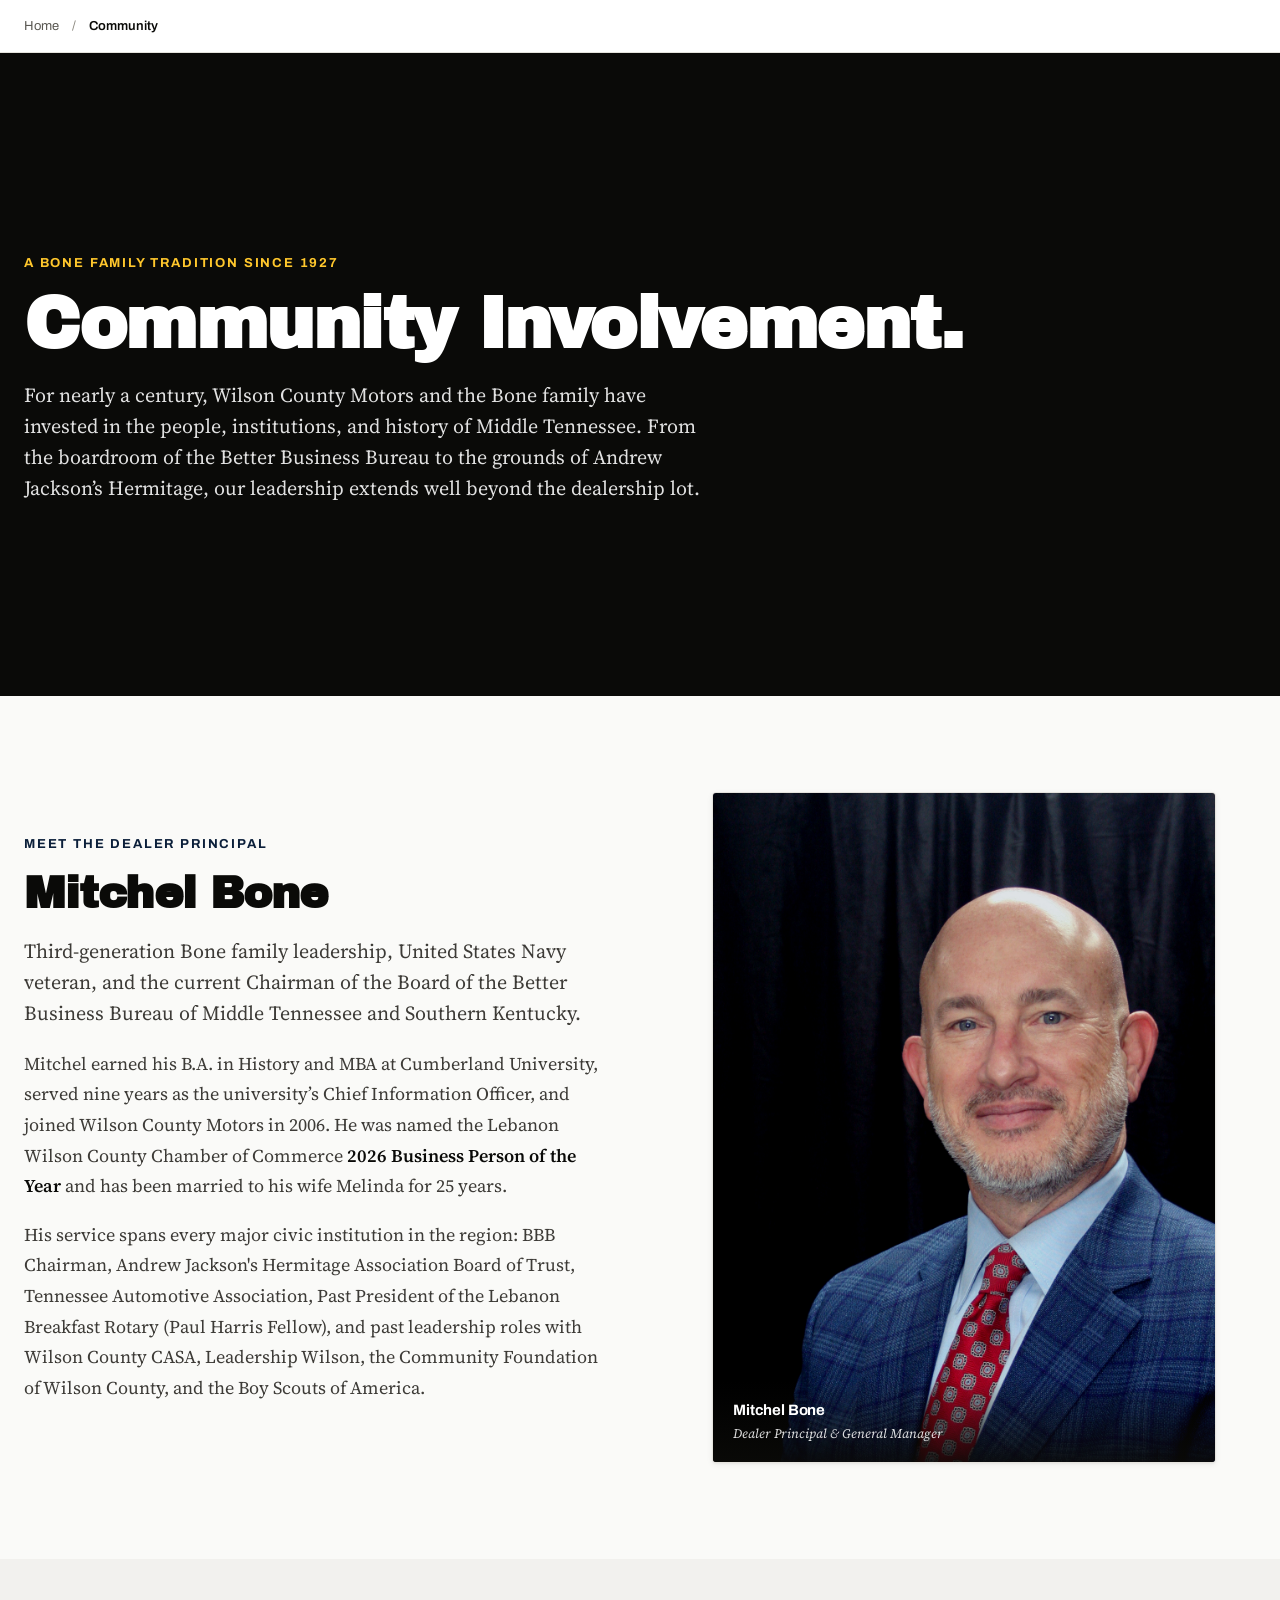
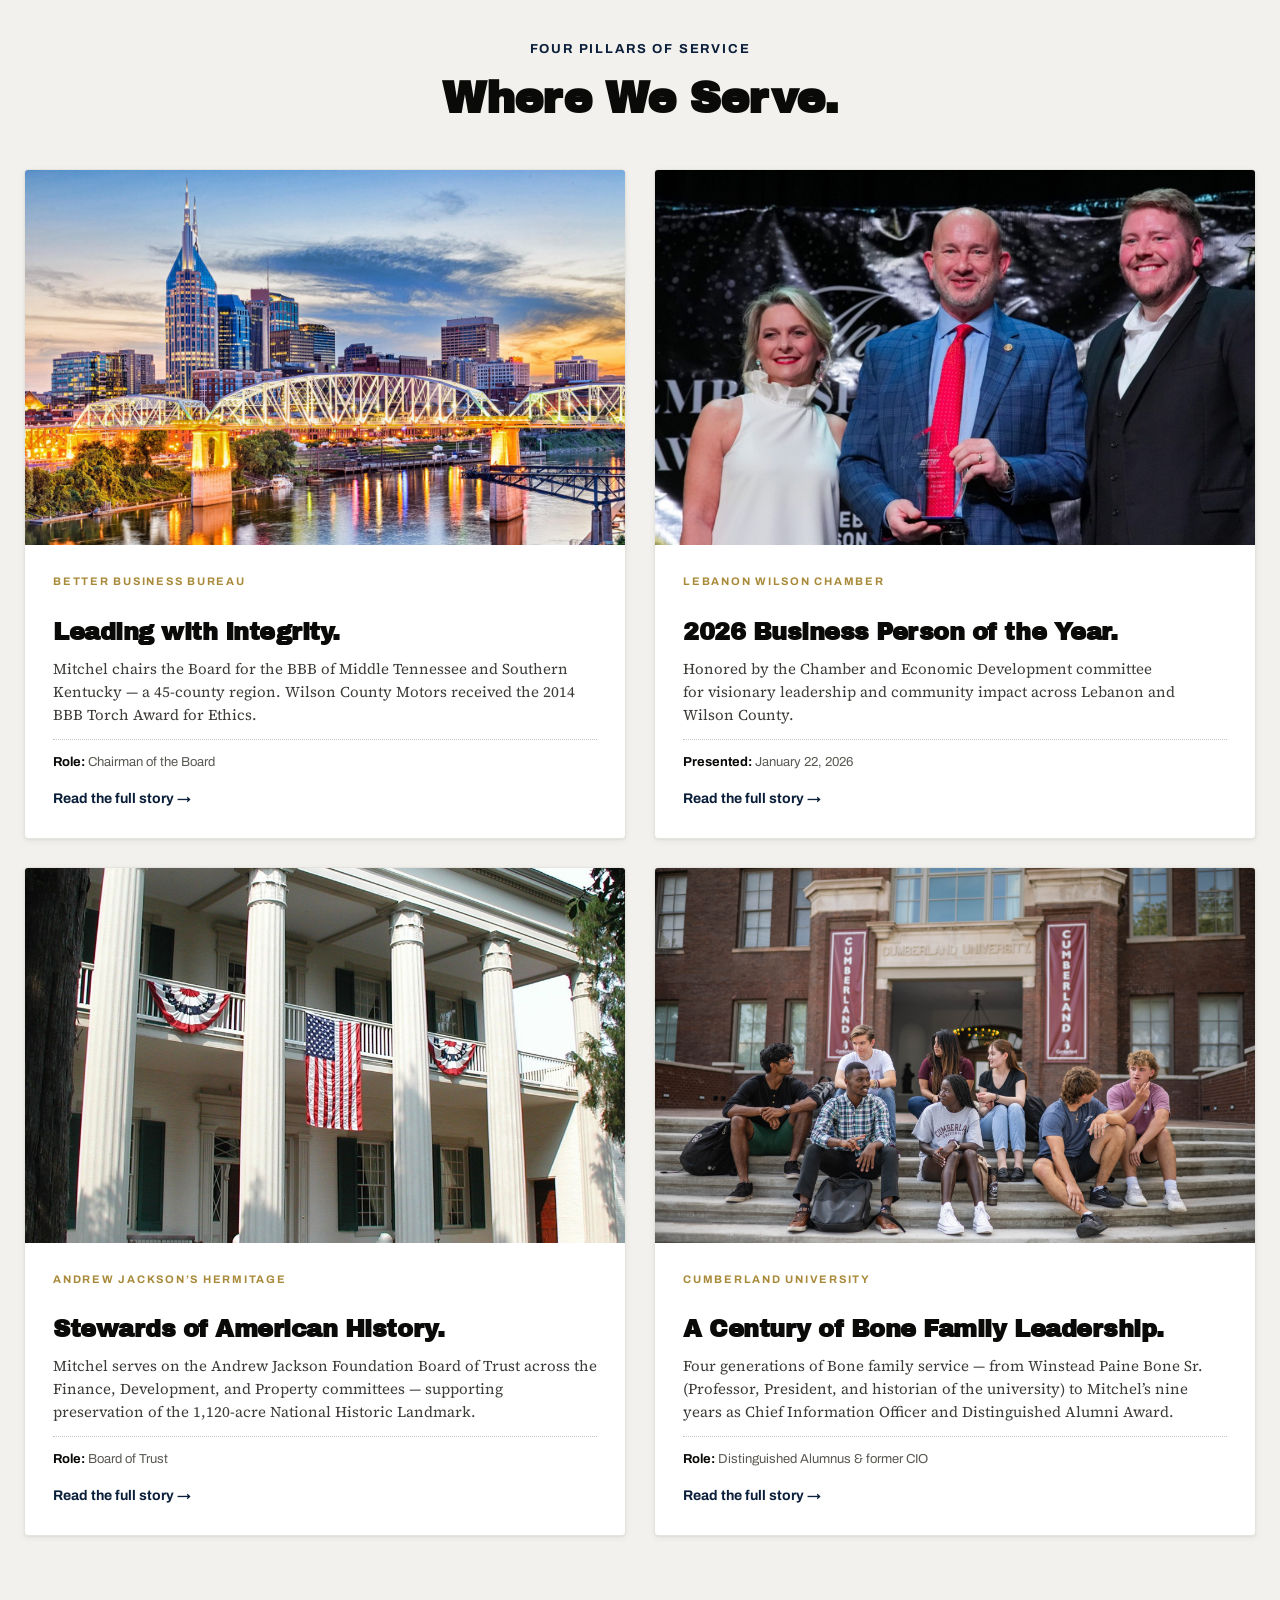
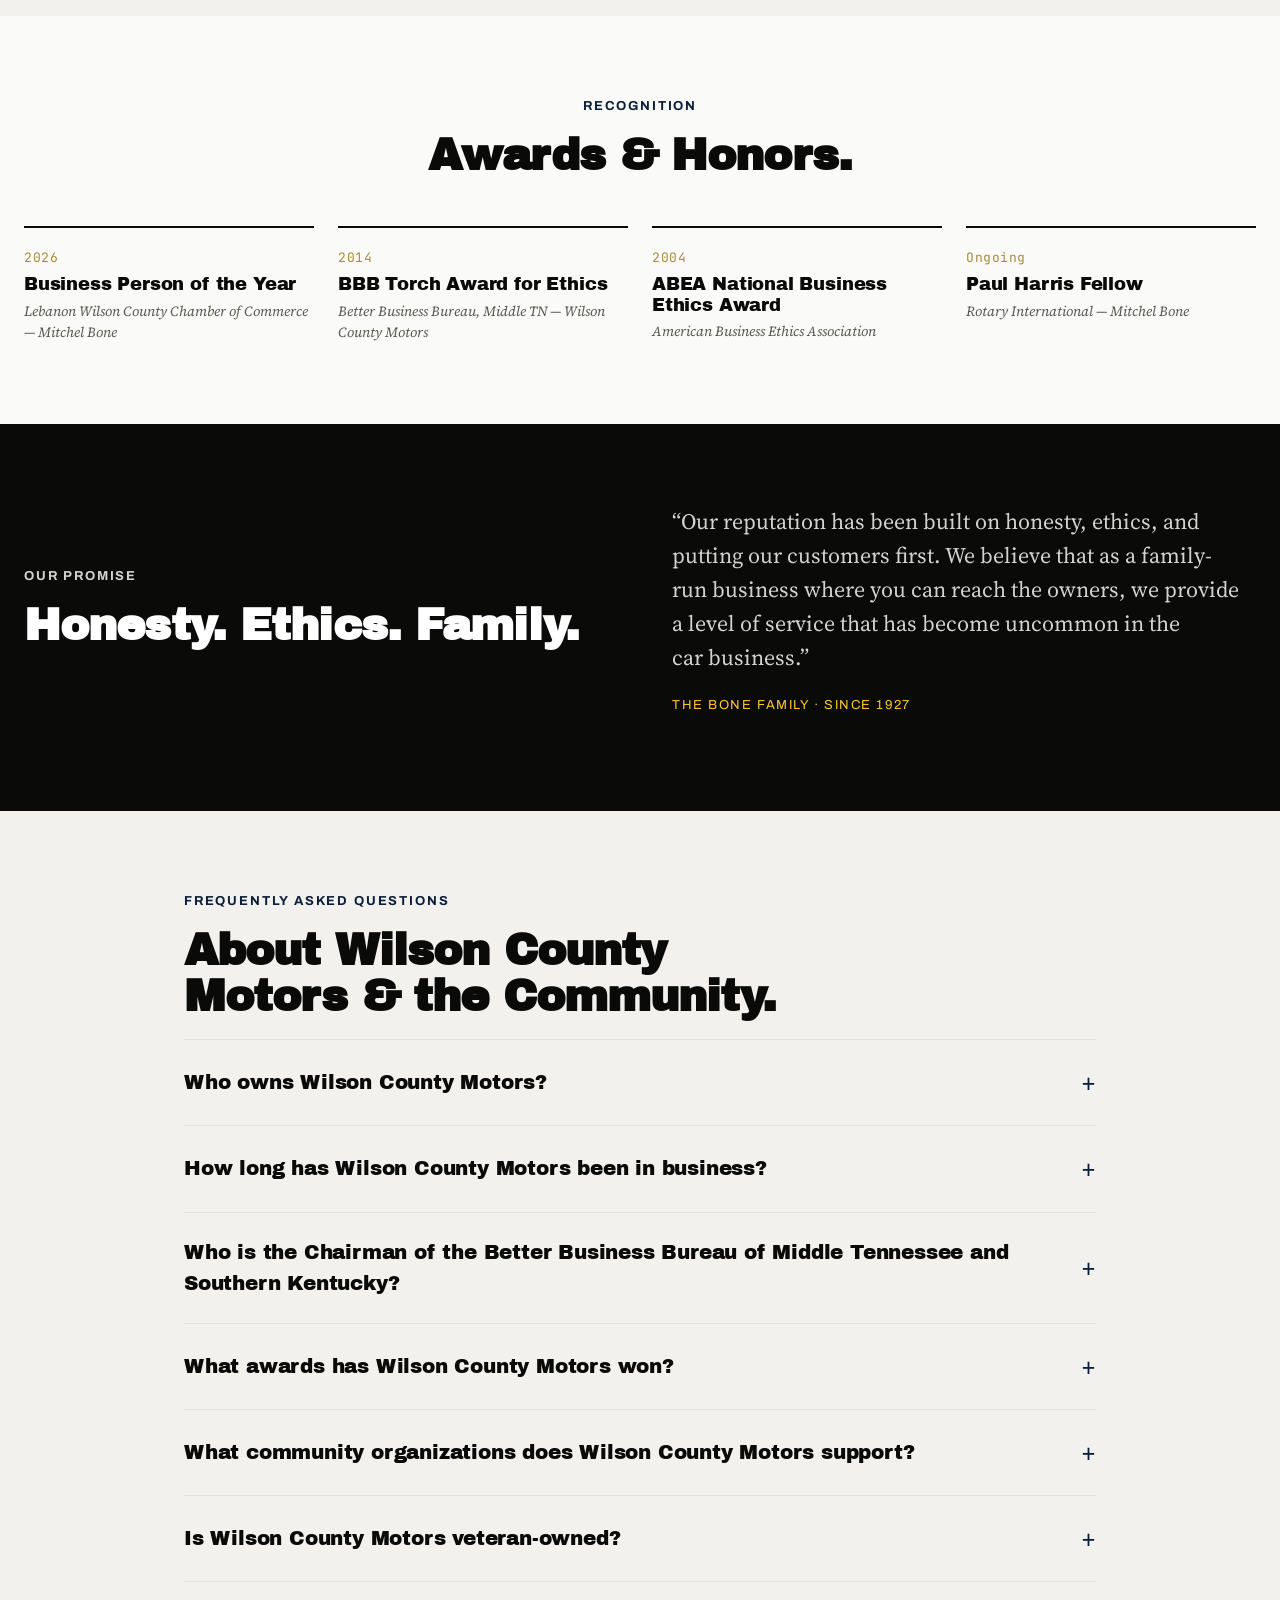
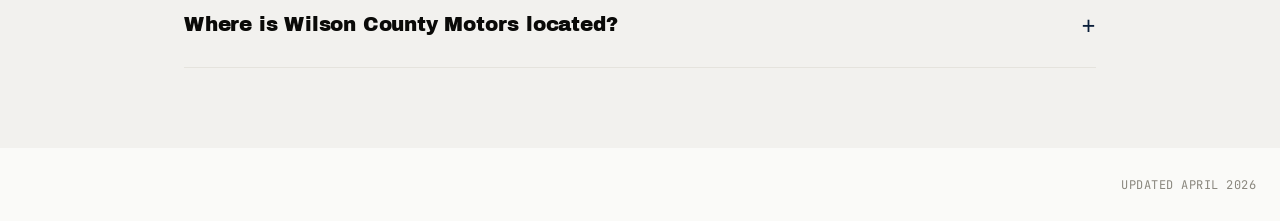
<file: Community/index.html>
<!DOCTYPE html>
<html lang="en">
<head>
<meta charset="UTF-8">
<meta name="viewport" content="width=device-width, initial-scale=1.0">
<title>Community Involvement | Wilson County Motors | Lebanon, Tennessee</title>
<meta name="description" content="Since 1927, the Bone family and Wilson County Motors have invested in Middle Tennessee through board service at the Better Business Bureau, Andrew Jackson's Hermitage, Cumberland University, and the Lebanon Wilson County Chamber of Commerce.">
<link rel="canonical" href="https://www.wilsoncountymotors.com/community/">
<meta property="og:title" content="Community Involvement | Wilson County Motors">
<meta property="og:description" content="99 years of family-led community leadership in Lebanon, Tennessee.">
<meta property="og:type" content="website">
<meta property="og:url" content="https://www.wilsoncountymotors.com/community/">
<meta property="og:image" content="https://www.wilsoncountymotors.com/community/assets/mitchel-bone.jpg">

<link rel="stylesheet" href="assets/wc-design-system.css">
<link rel="stylesheet" href="assets/site-styles.css">

<script type="application/ld+json">
{
  "@context": "https://schema.org",
  "@graph": [
    {
      "@type": "CollectionPage",
      "@id": "https://www.wilsoncountymotors.com/community/",
      "url": "https://www.wilsoncountymotors.com/community/",
      "name": "Community Involvement - Wilson County Motors",
      "description": "Since 1927, the Bone family and Wilson County Motors have invested in Middle Tennessee through board service at the BBB, Andrew Jackson's Hermitage, Cumberland University, and the Lebanon Wilson County Chamber of Commerce.",
      "datePublished": "2026-04-20",
      "dateModified": "2026-04-20",
      "isPartOf": { "@type": "WebSite", "name": "Wilson County Motors", "url": "https://www.wilsoncountymotors.com/" },
      "hasPart": [
        { "@type": "WebPage", "name": "BBB Chairman", "url": "https://www.wilsoncountymotors.com/community/bbb.html" },
        { "@type": "WebPage", "name": "2026 Business Person of the Year", "url": "https://www.wilsoncountymotors.com/community/business-person-of-the-year.html" },
        { "@type": "WebPage", "name": "Andrew Jackson's Hermitage", "url": "https://www.wilsoncountymotors.com/community/hermitage.html" },
        { "@type": "WebPage", "name": "Cumberland University", "url": "https://www.wilsoncountymotors.com/community/cumberland-university.html" }
      ]
    },
    {
      "@type": "AutoDealer",
      "@id": "https://www.wilsoncountymotors.com/#dealer",
      "name": "Wilson County Chevrolet Buick GMC",
      "foundingDate": "1927",
      "url": "https://www.wilsoncountymotors.com/",
      "telephone": "+1-615-549-5079",
      "address": { "@type": "PostalAddress", "streetAddress": "903 South Hartmann Dr", "addressLocality": "Lebanon", "addressRegion": "TN", "postalCode": "37090", "addressCountry": "US" },
      "openingHours": "Mo-Sa 08:00-19:00",
      "award": [
        "2014 BBB Torch Award for Ethics",
        "2004 ABEA National Business Ethics Award"
      ],
      "sameAs": [
        "https://www.facebook.com/WilsonCountyMotors",
        "https://www.wilsoncountyauto.com/"
      ]
    },
    {
      "@type": "Person",
      "@id": "https://www.wilsoncountymotors.com/community/#mitchel-bone",
      "name": "Mitchel Bone",
      "jobTitle": "Dealer Principal & General Manager",
      "image": "https://www.wilsoncountymotors.com/community/assets/mitchel-bone.jpg",
      "worksFor": { "@id": "https://www.wilsoncountymotors.com/#dealer" },
      "affiliation": [
        { "@type": "NGO", "name": "Better Business Bureau of Middle Tennessee and Southern Kentucky" },
        { "@type": "Organization", "name": "Andrew Jackson Foundation" },
        { "@type": "CollegeOrUniversity", "name": "Cumberland University" },
        { "@type": "Organization", "name": "Lebanon Wilson County Chamber of Commerce" }
      ],
      "award": [
        "2026 Business Person of the Year - Lebanon Wilson County Chamber of Commerce",
        "Cumberland University Distinguished Alumni Award",
        "Paul Harris Fellow - Rotary International"
      ],
      "alumniOf": { "@type": "CollegeOrUniversity", "name": "Cumberland University" }
    },
    {
      "@type": "BreadcrumbList",
      "itemListElement": [
        { "@type": "ListItem", "position": 1, "name": "Home", "item": "https://www.wilsoncountymotors.com/" },
        { "@type": "ListItem", "position": 2, "name": "Community", "item": "https://www.wilsoncountymotors.com/community/" }
      ]
    },
    {
      "@type": "FAQPage",
      "mainEntity": [
        { "@type": "Question", "name": "Who owns Wilson County Motors?", "acceptedAnswer": { "@type": "Answer", "text": "Wilson County Motors has been owned by the Bone family of Lebanon, Tennessee since 1927. The dealership was founded by Winstead Paine Bone Jr. and A.W. Hooker. Today it is led by Mitchel Bone, Dealer Principal and General Manager, representing the third generation of Bone family leadership." } },
        { "@type": "Question", "name": "How long has Wilson County Motors been in business?", "acceptedAnswer": { "@type": "Answer", "text": "Wilson County Motors has been in continuous operation since 1927 - more than 99 years. It is one of the oldest family-owned dealerships in Tennessee and has been a Bone family tradition for four generations." } },
        { "@type": "Question", "name": "Who is the Chairman of the Better Business Bureau of Middle Tennessee and Southern Kentucky?", "acceptedAnswer": { "@type": "Answer", "text": "Mitchel Bone, Dealer Principal of Wilson County Chevrolet Buick GMC, currently serves as Chairman of the Board for the Better Business Bureau of Middle Tennessee and Southern Kentucky." } },
        { "@type": "Question", "name": "What awards has Wilson County Motors won?", "acceptedAnswer": { "@type": "Answer", "text": "Wilson County Motors received the 2014 BBB Torch Award for Ethics and the 2004 ABEA National Business Ethics Award. Mitchel Bone was named the Lebanon Wilson County Chamber of Commerce 2026 Business Person of the Year, is a Cumberland University Distinguished Alumni Award recipient, and is a Paul Harris Fellow through Rotary International." } },
        { "@type": "Question", "name": "What community organizations does Wilson County Motors support?", "acceptedAnswer": { "@type": "Answer", "text": "Wilson County Motors supports the Better Business Bureau of Middle Tennessee and Southern Kentucky (BBB Chairman), the Andrew Jackson Foundation at The Hermitage (Board of Trust), Cumberland University (four generations of Bone family leadership), the Lebanon Wilson County Chamber of Commerce, the Tennessee Automotive Association, Rotary International, Wilson County CASA, the Boy Scouts of America Middle Tennessee Council, Leadership Wilson, and the Community Foundation of Wilson County." } },
        { "@type": "Question", "name": "Is Wilson County Motors veteran-owned?", "acceptedAnswer": { "@type": "Answer", "text": "Yes. Wilson County Motors is veteran-owned. Mitchel Bone is a United States Navy veteran who served as a journalist and public affairs specialist." } },
        { "@type": "Question", "name": "Where is Wilson County Motors located?", "acceptedAnswer": { "@type": "Answer", "text": "Wilson County Chevrolet Buick GMC is located at 903 South Hartmann Drive in Lebanon, Tennessee 37090, phone (615) 549-5079. Sister store Wilson County Hyundai is located at 1310 West Main Street, Lebanon, TN 37087, phone (615) 444-5564." } }
      ]
    }
  ]
}
</script>
</head>
<body>
<nav class="breadcrumbs" aria-label="Breadcrumb">
  <div class="container">
    <a href="https://www.wilsoncountymotors.com/">Home</a>
    <span class="sep">/</span>
    <span class="current">Community</span>
  </div>
</nav>

<main>
  <section class="hero" aria-labelledby="page-title">
    <div class="hero-inner">
      <p class="eyebrow">A Bone Family Tradition Since 1927</p>
      <h1 class="page-title" id="page-title">Community Involvement.</h1>
      <p class="lede">For nearly a century, Wilson County Motors and the Bone family have invested in the people, institutions, and history of Middle Tennessee. From the boardroom of the Better Business Bureau to the grounds of Andrew Jackson&rsquo;s Hermitage, our leadership extends well beyond the dealership lot.</p>
    </div>
  </section>

  <section aria-labelledby="mitchel-title">
    <div class="container">
      <div class="two-col">
        <div>
          <p class="eyebrow">Meet the Dealer Principal</p>
          <h2 class="section-title" id="mitchel-title">Mitchel Bone</h2>
          <p class="lede" style="margin-bottom:20px;">Third-generation Bone family leadership, United States Navy veteran, and the current Chairman of the Board of the Better Business Bureau of Middle Tennessee and Southern Kentucky.</p>
          <div class="prose">
            <p>Mitchel earned his B.A. in History and MBA at Cumberland University, served nine years as the university&rsquo;s Chief Information Officer, and joined Wilson County Motors in 2006. He was named the Lebanon Wilson County Chamber of Commerce <strong>2026 Business Person of the Year</strong> and has been married to his wife Melinda for 25 years.</p>
            <p>His service spans every major civic institution in the region: BBB Chairman, Andrew Jackson's Hermitage Association Board of Trust, Tennessee Automotive Association, Past President of the Lebanon Breakfast Rotary (Paul Harris Fellow), and past leadership roles with Wilson County CASA, Leadership Wilson, the Community Foundation of Wilson County, and the Boy Scouts of America.</p>
          </div>
        </div>
        <div>
          <figure class="img-frame">
            <img src="assets/mitchel-bone.jpg" alt="Mitchel Bone, Dealer Principal of Wilson County Chevrolet Buick GMC." style="aspect-ratio:3/4; object-fit:cover; object-position:center top;">
            <figcaption class="caption">
              <div class="label">Mitchel Bone</div>
              <div class="sub">Dealer Principal &amp; General Manager</div>
            </figcaption>
          </figure>
        </div>
      </div>
    </div>
  </section>

  <section class="section-alt" aria-labelledby="pillars-title">
    <div class="container">
      <div class="text-center" style="max-width:720px; margin:0 auto 48px;">
        <p class="eyebrow">Four Pillars of Service</p>
        <h2 class="section-title" id="pillars-title">Where We Serve.</h2>
      </div>

      <div class="grid-2" style="gap:28px;">
        <a href="bbb.html" class="pillar-card">
          <div class="pc-image"><img src="assets/nashville-skyline.jpg" alt="Nashville skyline representing the BBB of Middle Tennessee and Southern Kentucky."></div>
          <div class="pc-body">
            <p class="pc-eyebrow">Better Business Bureau</p>
            <h3>Leading with Integrity.</h3>
            <p class="pc-desc">Mitchel chairs the Board for the BBB of Middle Tennessee and Southern Kentucky &mdash; a 45-county region. Wilson County Motors received the 2014 BBB Torch Award for Ethics.</p>
            <div class="pc-role"><strong>Role:</strong> Chairman of the Board</div>
            <span class="pc-arrow">Read the full story &rarr;</span>
          </div>
        </a>

        <a href="business-person-of-the-year.html" class="pillar-card">
          <div class="pc-image"><img src="assets/boty-01.jpg" alt="Mitchel Bone receiving the 2026 Business Person of the Year award."></div>
          <div class="pc-body">
            <p class="pc-eyebrow">Lebanon Wilson Chamber</p>
            <h3>2026 Business Person of the Year.</h3>
            <p class="pc-desc">Honored by the Chamber and Economic Development committee for visionary leadership and community impact across Lebanon and Wilson County.</p>
            <div class="pc-role"><strong>Presented:</strong> January 22, 2026</div>
            <span class="pc-arrow">Read the full story &rarr;</span>
          </div>
        </a>

        <a href="hermitage.html" class="pillar-card">
          <div class="pc-image"><img src="assets/hermitage-mansion.jpg" alt="Andrew Jackson's Hermitage mansion in Nashville, Tennessee."></div>
          <div class="pc-body">
            <p class="pc-eyebrow">Andrew Jackson&rsquo;s Hermitage</p>
            <h3>Stewards of American History.</h3>
            <p class="pc-desc">Mitchel serves on the Andrew Jackson Foundation Board of Trust across the Finance, Development, and Property committees &mdash; supporting preservation of the 1,120-acre National Historic Landmark.</p>
            <div class="pc-role"><strong>Role:</strong> Board of Trust</div>
            <span class="pc-arrow">Read the full story &rarr;</span>
          </div>
        </a>

        <a href="cumberland-university.html" class="pillar-card">
          <div class="pc-image"><img src="assets/cu-secondary.jpg" alt="Aerial view of the Cumberland University campus in Lebanon, Tennessee."></div>
          <div class="pc-body">
            <p class="pc-eyebrow">Cumberland University</p>
            <h3>A Century of Bone Family Leadership.</h3>
            <p class="pc-desc">Four generations of Bone family service &mdash; from Winstead Paine Bone Sr. (Professor, President, and historian of the university) to Mitchel&rsquo;s nine years as Chief Information Officer and Distinguished Alumni Award.</p>
            <div class="pc-role"><strong>Role:</strong> Distinguished Alumnus &amp; former CIO</div>
            <span class="pc-arrow">Read the full story &rarr;</span>
          </div>
        </a>
      </div>
    </div>
  </section>

  <section aria-labelledby="awards-title">
    <div class="container">
      <div style="max-width:720px; margin:0 auto 48px;" class="text-center">
        <p class="eyebrow">Recognition</p>
        <h2 class="section-title" id="awards-title">Awards &amp; Honors.</h2>
      </div>

      <div class="awards-strip">
        <div class="award-cell">
          <div class="year">2026</div>
          <div class="title">Business Person of the Year</div>
          <div class="org">Lebanon Wilson County Chamber of Commerce &mdash; Mitchel Bone</div>
        </div>
        <div class="award-cell">
          <div class="year">2014</div>
          <div class="title">BBB Torch Award for Ethics</div>
          <div class="org">Better Business Bureau, Middle TN &mdash; Wilson County Motors</div>
        </div>
        <div class="award-cell">
          <div class="year">2004</div>
          <div class="title">ABEA National Business Ethics Award</div>
          <div class="org">American Business Ethics Association</div>
        </div>
        <div class="award-cell">
          <div class="year">Ongoing</div>
          <div class="title">Paul Harris Fellow</div>
          <div class="org">Rotary International &mdash; Mitchel Bone</div>
        </div>
      </div>
    </div>
  </section>

  <section class="section-dark" aria-labelledby="values-title">
    <div class="container">
      <div class="two-col">
        <div>
          <p class="eyebrow eyebrow-on-dark">Our Promise</p>
          <h2 class="section-title" id="values-title">Honesty. Ethics. Family.</h2>
        </div>
        <div>
          <p class="lede" style="font-size:22px;">&ldquo;Our reputation has been built on honesty, ethics, and putting our customers first. We believe that as a family-run business where you can reach the owners, we provide a level of service that has become uncommon in the car business.&rdquo;</p>
          <p style="font-family:var(--font-ui); font-size:13px; letter-spacing:.12em; text-transform:uppercase; color:var(--wc-gold-500); margin-top:20px;">The Bone Family &middot; Since 1927</p>
        </div>
      </div>
    </div>
  </section>

  <section class="section-alt" aria-labelledby="faq-title">
    <div class="container-narrow">
      <p class="eyebrow">Frequently Asked Questions</p>
      <h2 class="section-title" id="faq-title">About Wilson County Motors &amp; the Community.</h2>
      <div class="faq-list">
        <details>
          <summary>Who owns Wilson County Motors?</summary>
          <p class="faq-answer">Wilson County Motors has been owned by the Bone family of Lebanon, Tennessee since 1927. The dealership was founded by Winstead Paine Bone Jr. and A.W. Hooker. Today it is led by Mitchel Bone, Dealer Principal and General Manager, representing the fourth generation of Bone family leadership.</p>
        </details>
        <details>
          <summary>How long has Wilson County Motors been in business?</summary>
          <p class="faq-answer">Wilson County Motors has been in continuous operation since 1927 &mdash; more than 99 years. It is one of the oldest family-owned dealerships in Tennessee.</p>
        </details>
        <details>
          <summary>Who is the Chairman of the Better Business Bureau of Middle Tennessee and Southern Kentucky?</summary>
          <p class="faq-answer">Mitchel Bone, Dealer Principal of Wilson County Chevrolet Buick GMC, currently serves as Chairman of the Board for the BBB of Middle Tennessee and Southern Kentucky.</p>
        </details>
        <details>
          <summary>What awards has Wilson County Motors won?</summary>
          <p class="faq-answer">Wilson County Motors received the 2014 BBB Torch Award for Ethics and the 2004 ABEA National Business Ethics Award. Mitchel Bone was named the Lebanon Wilson County Chamber of Commerce 2026 Business Person of the Year, is a Cumberland University Distinguished Alumni Award recipient, and is a Paul Harris Fellow through Rotary International.</p>
        </details>
        <details>
          <summary>What community organizations does Wilson County Motors support?</summary>
          <p class="faq-answer">Wilson County Motors supports the BBB of Middle Tennessee and Southern Kentucky (Chairman), the Andrew Jackson Foundation at The Hermitage (Board of Trust), Cumberland University (four generations of Bone family leadership), the Lebanon Wilson County Chamber of Commerce, the Tennessee Automotive Association, Rotary International, Wilson County CASA, the Middle Tennessee Council of the Boy Scouts of America, Leadership Wilson, and the Community Foundation of Wilson County.</p>
        </details>
        <details>
          <summary>Is Wilson County Motors veteran-owned?</summary>
          <p class="faq-answer">Yes. Wilson County Motors is veteran-owned. Mitchel Bone is a United States Navy veteran who served as a journalist and public affairs specialist.</p>
        </details>
        <details>
          <summary>Where is Wilson County Motors located?</summary>
          <p class="faq-answer">Wilson County Chevrolet Buick GMC is located at 903 South Hartmann Drive in Lebanon, Tennessee 37090, phone (615) 549-5079. Sister store Wilson County Hyundai is located at 1310 West Main Street, Lebanon, TN 37087, phone (615) 444-5564.</p>
        </details>
      </div>
    </div>
  </section>

  <div class="container" style="padding:24px; text-align:right;">
    <span class="updated-stamp">Updated April 2026</span>
  </div>
</main>
</body>
</html>
</file>
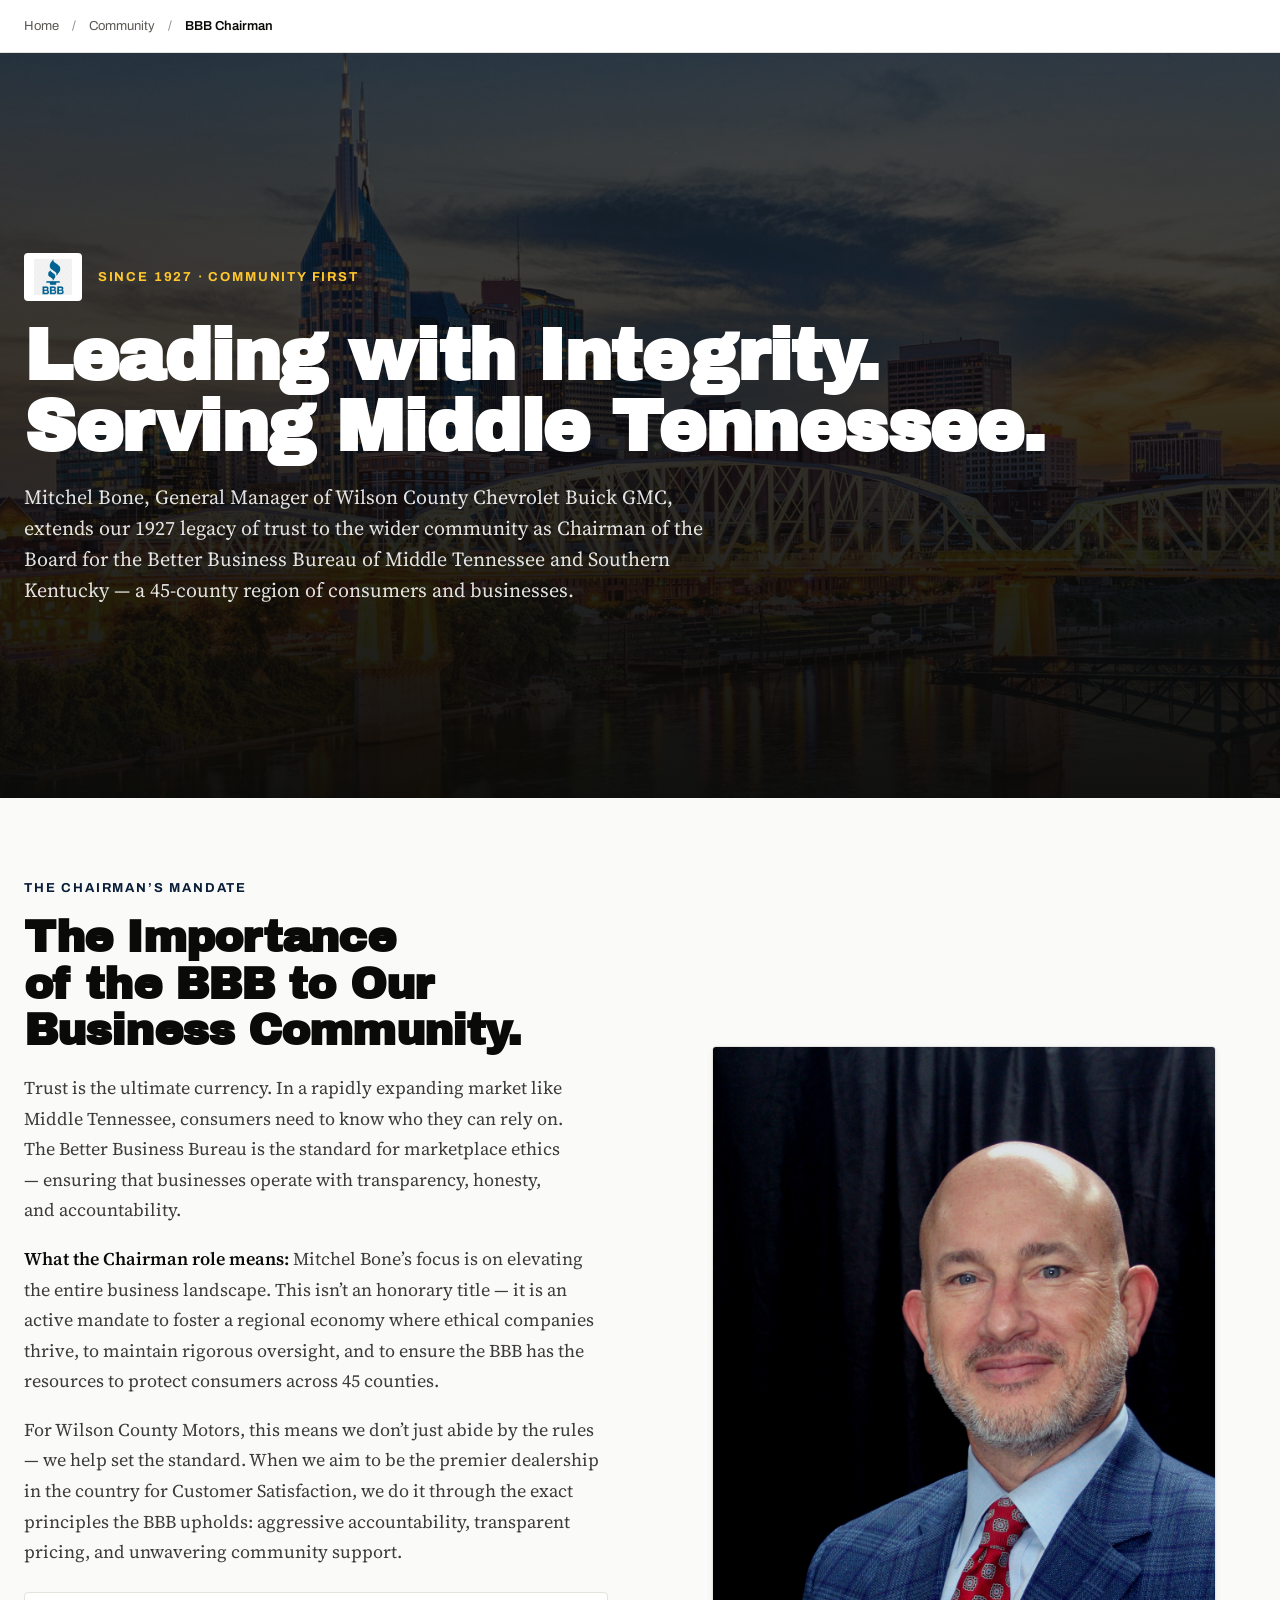
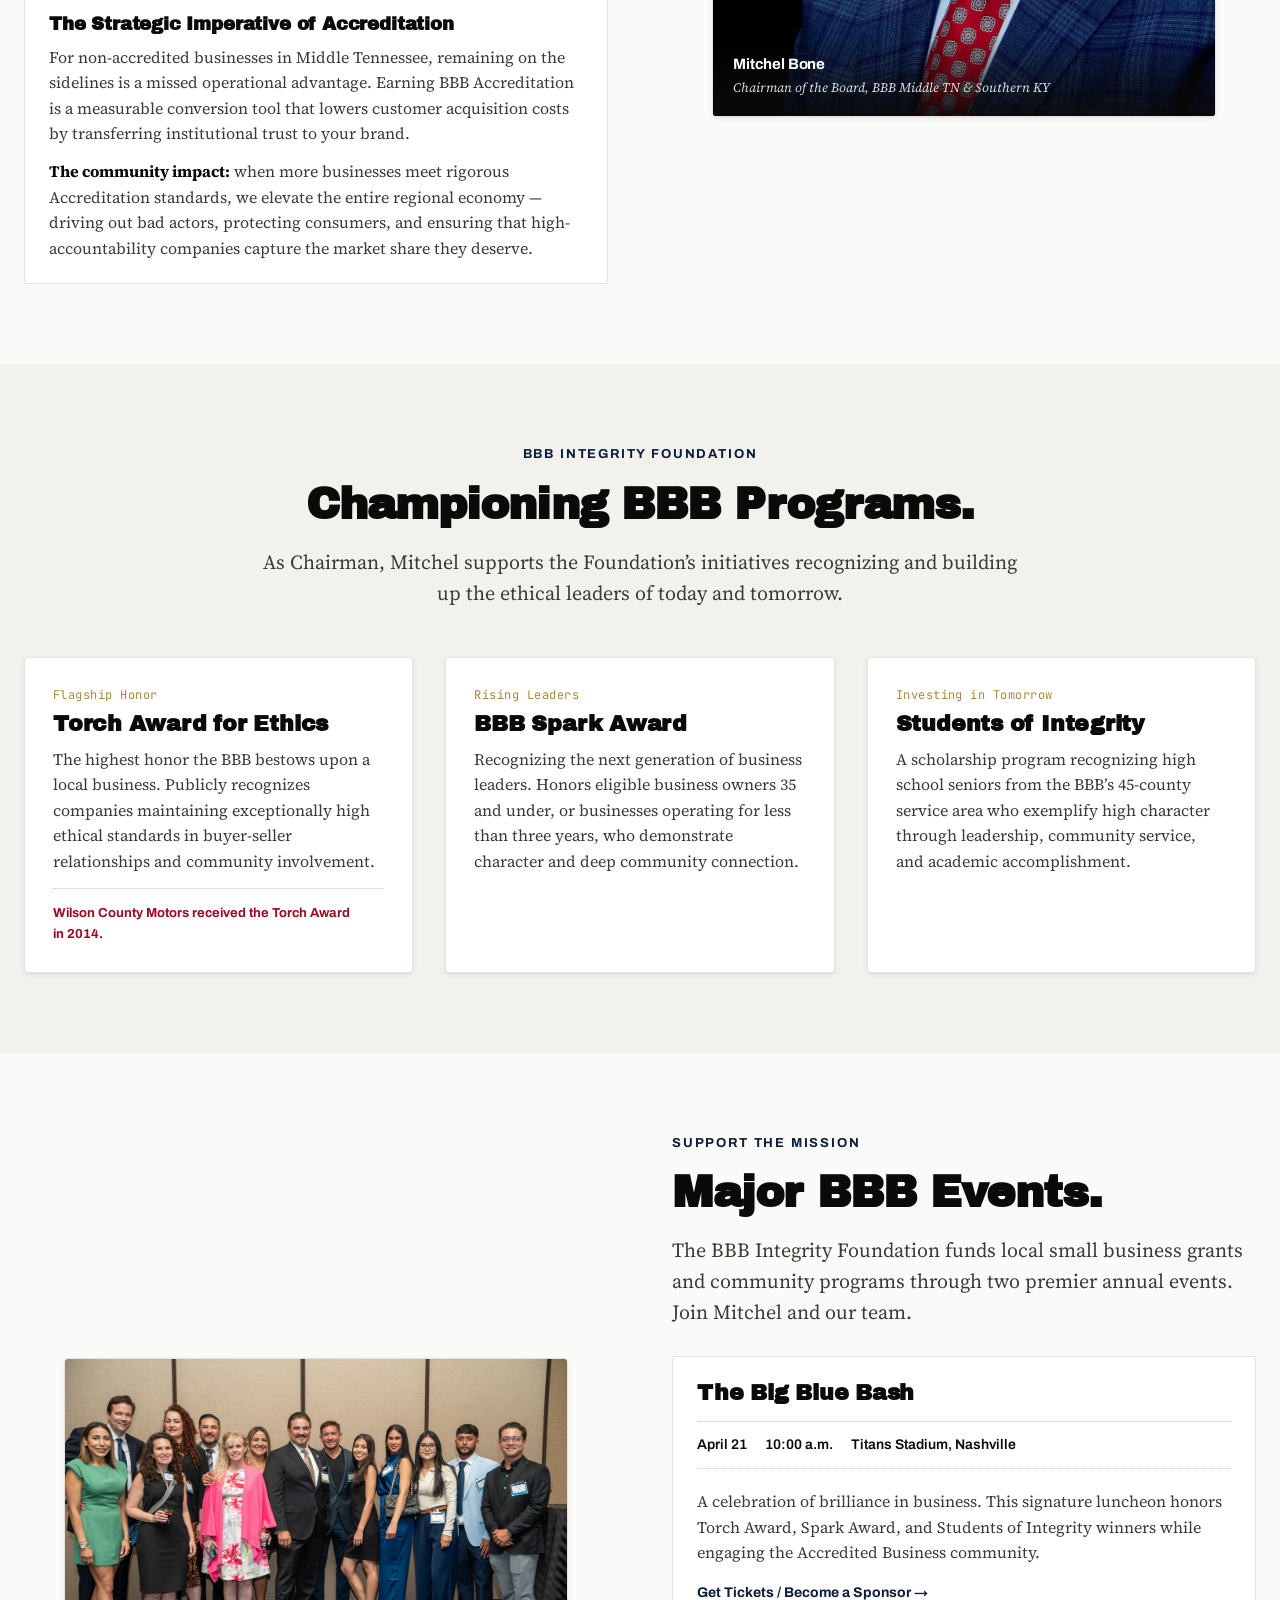
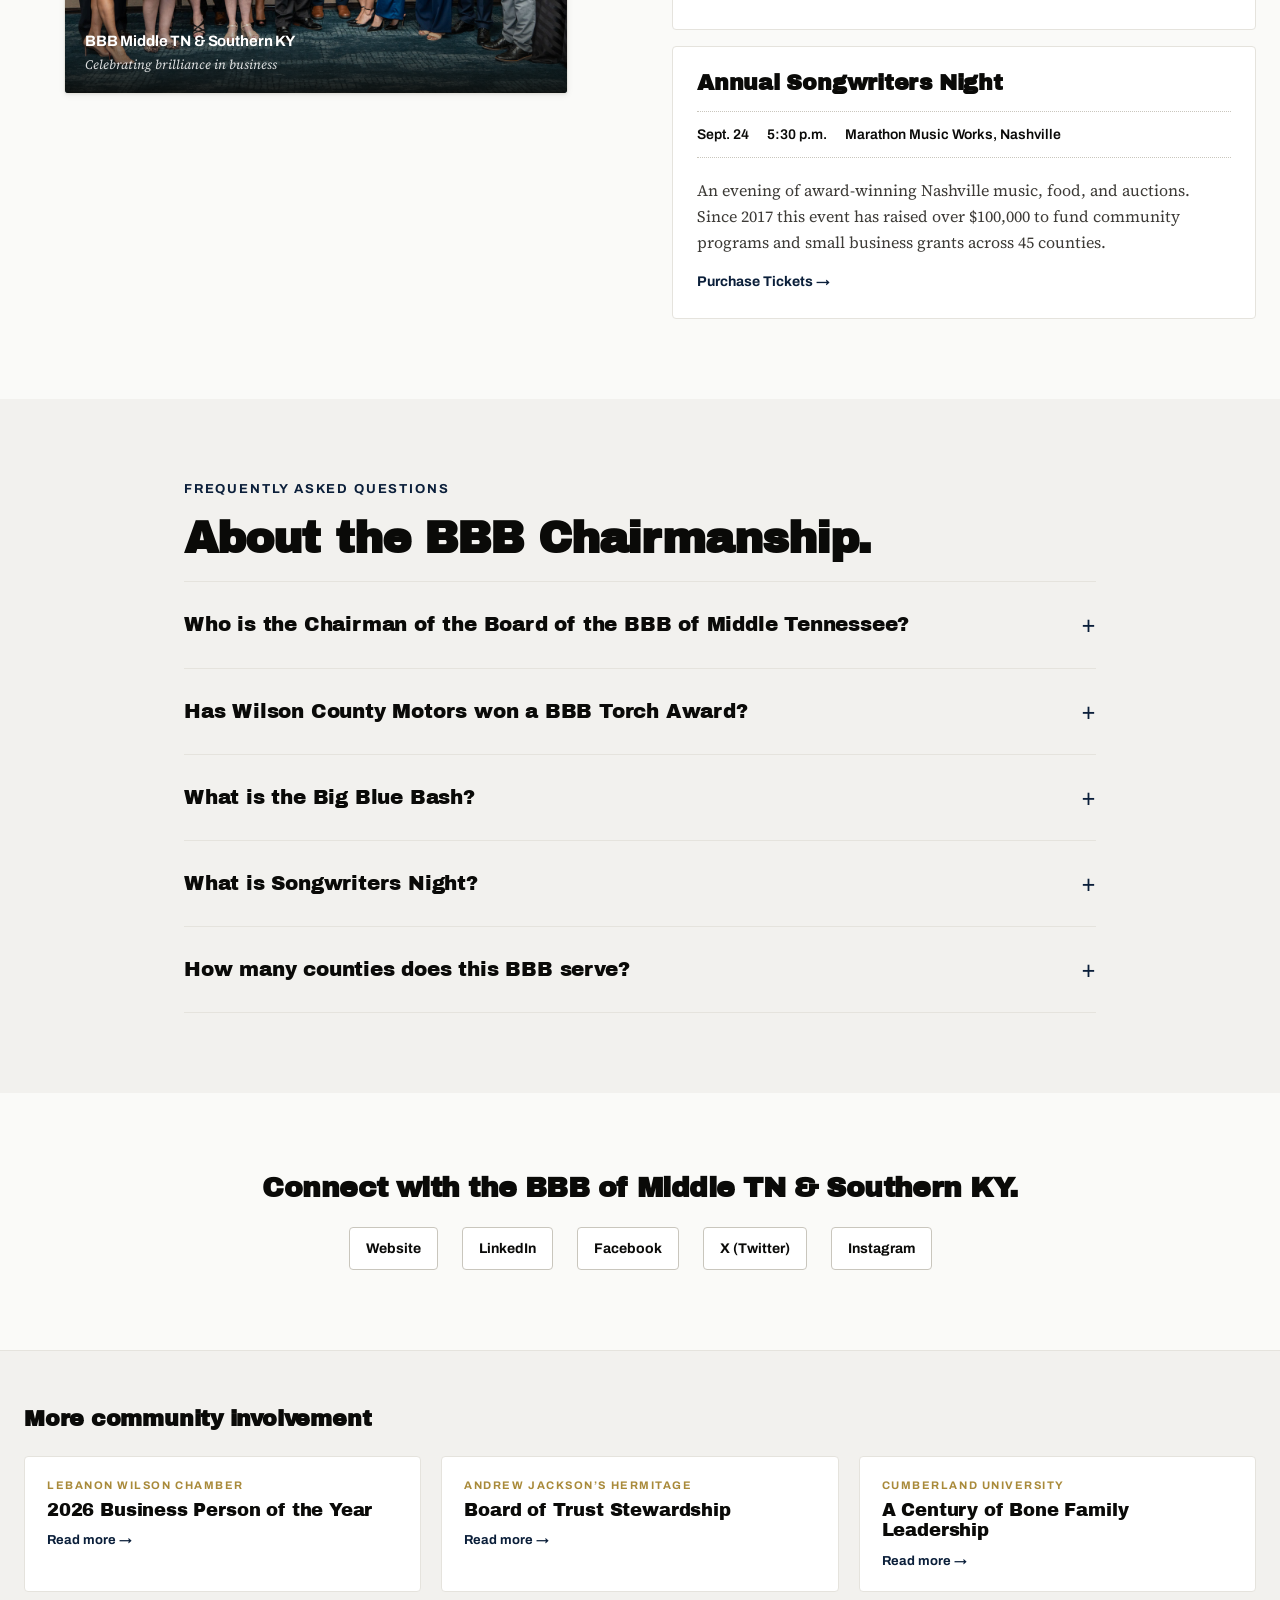
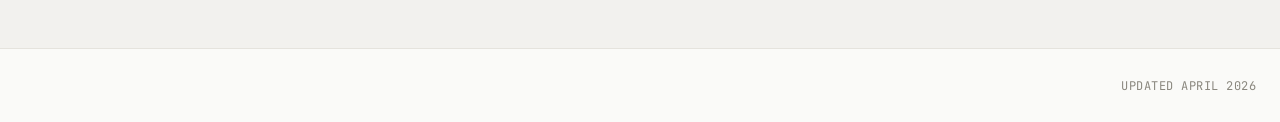
<file: Community/bbb.html>
<!DOCTYPE html>
<html lang="en">
<head>
<meta charset="UTF-8">
<meta name="viewport" content="width=device-width, initial-scale=1.0">
<title>BBB Chairman Mitchel Bone | Better Business Bureau of Middle TN | Wilson County Motors</title>
<meta name="description" content="Mitchel Bone, General Manager of Wilson County Chevrolet Buick GMC, serves as Chairman of the Board for the Better Business Bureau of Middle Tennessee and Southern Kentucky. Wilson County Motors received the 2014 BBB Torch Award for Ethics.">
<link rel="canonical" href="https://www.wilsoncountymotors.com/community/bbb.html">
<meta property="og:title" content="BBB Chairman Mitchel Bone | Wilson County Motors">
<meta property="og:description" content="Leading with integrity across Middle Tennessee and Southern Kentucky.">
<meta property="og:type" content="article">
<meta property="og:url" content="https://www.wilsoncountymotors.com/community/bbb.html">
<meta property="og:image" content="https://www.wilsoncountymotors.com/community/assets/mitchel-bone.jpg">

<link rel="stylesheet" href="assets/wc-design-system.css">
<link rel="stylesheet" href="assets/site-styles.css">

<script type="application/ld+json">
{
  "@context": "https://schema.org",
  "@graph": [
    {
      "@type": "ProfilePage",
      "@id": "https://www.wilsoncountymotors.com/community/bbb.html",
      "url": "https://www.wilsoncountymotors.com/community/bbb.html",
      "name": "Mitchel Bone - BBB Chairman of the Board",
      "datePublished": "2026-04-20",
      "dateModified": "2026-04-20",
      "mainEntity": {
        "@type": "Person",
        "name": "Mitchel Bone",
        "jobTitle": "Dealer Principal & General Manager",
        "image": "https://www.wilsoncountymotors.com/community/assets/mitchel-bone.jpg",
        "description": "General Manager of Wilson County Chevrolet Buick GMC and Chairman of the Board for the Better Business Bureau of Middle Tennessee and Southern Kentucky.",
        "worksFor": {
          "@type": "AutoDealer",
          "name": "Wilson County Chevrolet Buick GMC",
          "foundingDate": "1927",
          "address": { "@type": "PostalAddress", "streetAddress": "903 South Hartmann Dr", "addressLocality": "Lebanon", "addressRegion": "TN", "postalCode": "37090", "addressCountry": "US" },
          "telephone": "+1-615-549-5079"
        },
        "affiliation": {
          "@type": "NGO",
          "name": "Better Business Bureau of Middle Tennessee and Southern Kentucky",
          "url": "https://www.bbb.org/local-bbb/bbb-of-middle-tennessee"
        },
        "award": "2014 BBB Torch Award for Ethics (awarded to Wilson County Motors)",
        "knowsAbout": ["Business Ethics", "Automotive Retail", "Community Leadership", "Consumer Trust"]
      }
    },
    {
      "@type": "BreadcrumbList",
      "itemListElement": [
        { "@type": "ListItem", "position": 1, "name": "Home", "item": "https://www.wilsoncountymotors.com/" },
        { "@type": "ListItem", "position": 2, "name": "Community", "item": "https://www.wilsoncountymotors.com/community/" },
        { "@type": "ListItem", "position": 3, "name": "BBB Chairman", "item": "https://www.wilsoncountymotors.com/community/bbb.html" }
      ]
    },
    {
      "@type": "FAQPage",
      "mainEntity": [
        { "@type": "Question", "name": "Who is the Chairman of the Board of the Better Business Bureau of Middle Tennessee and Southern Kentucky?", "acceptedAnswer": { "@type": "Answer", "text": "Mitchel Bone, Dealer Principal and General Manager of Wilson County Chevrolet Buick GMC in Lebanon, Tennessee, currently serves as Chairman of the Board for the Better Business Bureau of Middle Tennessee and Southern Kentucky." } },
        { "@type": "Question", "name": "Has Wilson County Motors won a BBB Torch Award?", "acceptedAnswer": { "@type": "Answer", "text": "Yes. Wilson County Motors received the BBB Torch Award for Ethics in 2014. The Torch Award is the highest honor the BBB bestows on a local business, recognizing exceptionally high standards of ethics in buyer-seller relationships and community involvement." } },
        { "@type": "Question", "name": "What is the Big Blue Bash?", "acceptedAnswer": { "@type": "Answer", "text": "The Big Blue Bash is the annual signature luncheon hosted by the Better Business Bureau of Middle Tennessee and Southern Kentucky. It honors Torch Award winners, Spark Award winners, and Students of Integrity scholarship recipients while engaging the Accredited Business community. The 2026 event is scheduled for April 21 at 10:00 a.m. at Titans Stadium in Nashville." } },
        { "@type": "Question", "name": "What is the BBB Integrity Foundation's Songwriters Night?", "acceptedAnswer": { "@type": "Answer", "text": "Annual Songwriters Night is a benefit concert held at Marathon Music Works in Nashville featuring award-winning Nashville songwriters. Since 2017 it has raised over $100,000 to fund community programs and small business grants across the BBB's 45-county service area. The 2026 event is September 24 at 5:30 p.m." } },
        { "@type": "Question", "name": "How many counties does the BBB of Middle Tennessee and Southern Kentucky serve?", "acceptedAnswer": { "@type": "Answer", "text": "The Better Business Bureau of Middle Tennessee and Southern Kentucky serves 45 counties across the two states, protecting consumers and elevating ethical businesses throughout the region." } }
      ]
    }
  ]
}
</script>
</head>
<body>
<nav class="breadcrumbs" aria-label="Breadcrumb">
  <div class="container">
    <a href="https://www.wilsoncountymotors.com/">Home</a>
    <span class="sep">/</span>
    <a href="https://www.wilsoncountymotors.com/community/">Community</a>
    <span class="sep">/</span>
    <span class="current">BBB Chairman</span>
  </div>
</nav>

<main>
  <section class="hero" aria-labelledby="page-title">
    <div class="hero-image"><img src="assets/nashville-skyline.jpg" alt="Nashville, Tennessee skyline at sunset along the Cumberland River."></div>
    <div class="hero-scrim" aria-hidden="true"></div>
    <div class="hero-inner">
      <div style="display:flex; align-items:center; gap:16px; margin-bottom:20px;">
        <img src="assets/bbb-logo.png" alt="Better Business Bureau torch logo" style="height:48px; width:auto; background:#fff; padding:6px 10px; border-radius:4px;">
        <span class="eyebrow" style="margin:0;">Since 1927 &middot; Community First</span>
      </div>
      <h1 class="page-title" id="page-title">Leading with Integrity.<br>Serving Middle Tennessee.</h1>
      <p class="lede">Mitchel Bone, General Manager of Wilson County Chevrolet Buick GMC, extends our 1927 legacy of trust to the wider community as Chairman of the Board for the Better Business Bureau of Middle Tennessee and Southern Kentucky &mdash; a 45-county region of consumers and businesses.</p>
    </div>
  </section>

  <section aria-labelledby="chairman-title">
    <div class="container">
      <div class="two-col">
        <div>
          <p class="eyebrow">The Chairman&rsquo;s Mandate</p>
          <h2 class="section-title" id="chairman-title">The Importance of the BBB to Our Business Community.</h2>
          <div class="prose">
            <p>Trust is the ultimate currency. In a rapidly expanding market like Middle Tennessee, consumers need to know who they can rely on. The Better Business Bureau is the standard for marketplace ethics &mdash; ensuring that businesses operate with transparency, honesty, and accountability.</p>
            <p><strong>What the Chairman role means:</strong> Mitchel Bone&rsquo;s focus is on elevating the entire business landscape. This isn&rsquo;t an honorary title &mdash; it is an active mandate to foster a regional economy where ethical companies thrive, to maintain rigorous oversight, and to ensure the BBB has the resources to protect consumers across 45 counties.</p>
            <p>For Wilson County Motors, this means we don&rsquo;t just abide by the rules &mdash; we help set the standard. When we aim to be the premier dealership in the country for Customer Satisfaction, we do it through the exact principles the BBB upholds: aggressive accountability, transparent pricing, and unwavering community support.</p>
          </div>

          <div style="margin-top:24px; background:#fff; border:1px solid var(--border-hairline); padding:22px 24px; border-radius:4px;">
            <h3 style="margin:0 0 10px; font-size:18px;">The Strategic Imperative of Accreditation</h3>
            <p style="font-family:var(--font-serif); font-size:16px; line-height:1.6; color:var(--fg-2); margin:0 0 12px;">For non-accredited businesses in Middle Tennessee, remaining on the sidelines is a missed operational advantage. Earning BBB Accreditation is a measurable conversion tool that lowers customer acquisition costs by transferring institutional trust to your brand.</p>
            <p style="font-family:var(--font-serif); font-size:16px; line-height:1.6; color:var(--fg-2); margin:0;"><strong style="color:var(--wc-ink-900);">The community impact:</strong> when more businesses meet rigorous Accreditation standards, we elevate the entire regional economy &mdash; driving out bad actors, protecting consumers, and ensuring that high-accountability companies capture the market share they deserve.</p>
          </div>
        </div>

        <div>
          <figure class="img-frame">
            <img src="assets/mitchel-bone.jpg" alt="Mitchel Bone, General Manager of Wilson County Chevrolet Buick GMC and Chairman of the Board of the BBB of Middle Tennessee and Southern Kentucky." style="aspect-ratio:3/4; object-fit:cover; object-position:center top;">
            <figcaption class="caption">
              <div class="label">Mitchel Bone</div>
              <div class="sub">Chairman of the Board, BBB Middle TN &amp; Southern KY</div>
            </figcaption>
          </figure>
        </div>
      </div>
    </div>
  </section>

  <section class="section-alt" aria-labelledby="programs-title">
    <div class="container">
      <div class="text-center" style="max-width:760px; margin:0 auto 48px;">
        <p class="eyebrow">BBB Integrity Foundation</p>
        <h2 class="section-title" id="programs-title">Championing BBB Programs.</h2>
        <p class="lede">As Chairman, Mitchel supports the Foundation&rsquo;s initiatives recognizing and building up the ethical leaders of today and tomorrow.</p>
      </div>

      <div class="grid-3">
        <article class="card">
          <p style="font-family:var(--font-mono); font-size:12px; letter-spacing:.04em; color:var(--wc-tan-500); margin:0 0 8px;">Flagship Honor</p>
          <h3>Torch Award for Ethics</h3>
          <p style="font-family:var(--font-serif); font-size:16px; line-height:1.6; color:var(--fg-2);">The highest honor the BBB bestows upon a local business. Publicly recognizes companies maintaining exceptionally high ethical standards in buyer-seller relationships and community involvement.</p>
          <p style="margin-top:14px; padding-top:14px; border-top:1px dotted var(--border-strong); font-family:var(--font-ui); font-size:13px; color:var(--wc-red-600); font-weight:700;">Wilson County Motors received the Torch Award in 2014.</p>
        </article>

        <article class="card">
          <p style="font-family:var(--font-mono); font-size:12px; letter-spacing:.04em; color:var(--wc-tan-500); margin:0 0 8px;">Rising Leaders</p>
          <h3>BBB Spark Award</h3>
          <p style="font-family:var(--font-serif); font-size:16px; line-height:1.6; color:var(--fg-2);">Recognizing the next generation of business leaders. Honors eligible business owners 35 and under, or businesses operating for less than three years, who demonstrate character and deep community connection.</p>
        </article>

        <article class="card">
          <p style="font-family:var(--font-mono); font-size:12px; letter-spacing:.04em; color:var(--wc-tan-500); margin:0 0 8px;">Investing in Tomorrow</p>
          <h3>Students of Integrity</h3>
          <p style="font-family:var(--font-serif); font-size:16px; line-height:1.6; color:var(--fg-2);">A scholarship program recognizing high school seniors from the BBB&rsquo;s 45-county service area who exemplify high character through leadership, community service, and academic accomplishment.</p>
        </article>
      </div>
    </div>
  </section>

  <section aria-labelledby="events-title">
    <div class="container">
      <div class="two-col">
        <div>
          <figure class="img-frame">
            <img src="assets/bbb-event.jpg" alt="Guests at a Better Business Bureau of Middle Tennessee and Southern Kentucky event.">
            <figcaption class="caption">
              <div class="label">BBB Middle TN &amp; Southern KY</div>
              <div class="sub">Celebrating brilliance in business</div>
            </figcaption>
          </figure>
        </div>
        <div>
          <p class="eyebrow">Support the Mission</p>
          <h2 class="section-title" id="events-title">Major BBB Events.</h2>
          <p class="lede" style="margin-bottom:28px;">The BBB Integrity Foundation funds local small business grants and community programs through two premier annual events. Join Mitchel and our team.</p>

          <article style="background:#fff; border:1px solid var(--border-hairline); padding:24px; border-radius:4px; margin-bottom:16px;">
            <h3 style="margin:0 0 8px;">The Big Blue Bash</h3>
            <div class="event-meta">
              <span><time datetime="2026-04-21">April 21</time></span>
              <span>10:00 a.m.</span>
              <span>Titans Stadium, Nashville</span>
            </div>
            <p style="font-family:var(--font-serif); font-size:16px; line-height:1.6; color:var(--fg-2); margin:0 0 14px;">A celebration of brilliance in business. This signature luncheon honors Torch Award, Spark Award, and Students of Integrity winners while engaging the Accredited Business community.</p>
            <a href="https://www.bbb.org/local/0573/Big-Blue-Bash-page.html" target="_blank" rel="noopener" style="font-family:var(--font-ui); font-weight:700; font-size:14px; color:var(--fg-accent); text-decoration:none;">Get Tickets / Become a Sponsor &rarr;</a>
          </article>

          <article style="background:#fff; border:1px solid var(--border-hairline); padding:24px; border-radius:4px;">
            <h3 style="margin:0 0 8px;">Annual Songwriters Night</h3>
            <div class="event-meta">
              <span><time datetime="2026-09-24">Sept. 24</time></span>
              <span>5:30 p.m.</span>
              <span>Marathon Music Works, Nashville</span>
            </div>
            <p style="font-family:var(--font-serif); font-size:16px; line-height:1.6; color:var(--fg-2); margin:0 0 14px;">An evening of award-winning Nashville music, food, and auctions. Since 2017 this event has raised over $100,000 to fund community programs and small business grants across 45 counties.</p>
            <a href="https://www.bbb.org/article/events/27338-songwriters-night-2022-benefitting-bbb-integrity-foundation" target="_blank" rel="noopener" style="font-family:var(--font-ui); font-weight:700; font-size:14px; color:var(--fg-accent); text-decoration:none;">Purchase Tickets &rarr;</a>
          </article>
        </div>
      </div>
    </div>
  </section>

  <section class="section-alt" aria-labelledby="faq-title">
    <div class="container-narrow">
      <p class="eyebrow">Frequently Asked Questions</p>
      <h2 class="section-title" id="faq-title">About the BBB Chairmanship.</h2>
      <div class="faq-list">
        <details>
          <summary>Who is the Chairman of the Board of the BBB of Middle Tennessee?</summary>
          <p class="faq-answer">Mitchel Bone, Dealer Principal and General Manager of Wilson County Chevrolet Buick GMC in Lebanon, Tennessee, currently serves as Chairman of the Board for the Better Business Bureau of Middle Tennessee and Southern Kentucky.</p>
        </details>
        <details>
          <summary>Has Wilson County Motors won a BBB Torch Award?</summary>
          <p class="faq-answer">Yes. Wilson County Motors received the BBB Torch Award for Ethics in 2014. The Torch Award is the highest honor the BBB bestows on a local business, recognizing exceptionally high standards of ethics in buyer-seller relationships and community involvement.</p>
        </details>
        <details>
          <summary>What is the Big Blue Bash?</summary>
          <p class="faq-answer">The Big Blue Bash is the annual signature luncheon hosted by the BBB of Middle Tennessee and Southern Kentucky. It honors Torch Award, Spark Award, and Students of Integrity winners. The 2026 event is April 21 at 10:00 a.m. at Titans Stadium in Nashville.</p>
        </details>
        <details>
          <summary>What is Songwriters Night?</summary>
          <p class="faq-answer">Annual Songwriters Night is a benefit concert at Marathon Music Works in Nashville featuring award-winning Nashville songwriters. Since 2017 it has raised over $100,000 to fund community programs and small business grants across 45 counties. The 2026 event is September 24 at 5:30 p.m.</p>
        </details>
        <details>
          <summary>How many counties does this BBB serve?</summary>
          <p class="faq-answer">The BBB of Middle Tennessee and Southern Kentucky serves 45 counties across the two states.</p>
        </details>
      </div>
    </div>
  </section>

  <section>
    <div class="container text-center">
      <h2 class="section-title" style="font-size:28px;">Connect with the BBB of Middle TN &amp; Southern KY.</h2>
      <div class="social-row" style="margin-top:24px;">
        <a href="https://www.bbb.org/local-bbb/bbb-of-middle-tennessee" target="_blank" rel="noopener">Website</a>
        <a href="https://www.linkedin.com/company/better-business-bureau-of-middle-tn-inc-/posts/" target="_blank" rel="noopener">LinkedIn</a>
        <a href="https://www.facebook.com/bbbMidtnSouthky" target="_blank" rel="noopener">Facebook</a>
        <a href="https://x.com/BBBMidTN" target="_blank" rel="noopener">X (Twitter)</a>
        <a href="https://www.instagram.com/bbbmiddletnsouthky/" target="_blank" rel="noopener">Instagram</a>
      </div>
    </div>
  </section>

  <section class="see-also" aria-labelledby="seealso-title">
    <div class="container">
      <h2 id="seealso-title">More community involvement</h2>
      <div class="see-also-grid">
        <a href="business-person-of-the-year.html" class="see-also-card"><div class="eyebrow">Lebanon Wilson Chamber</div><div class="title">2026 Business Person of the Year</div><div class="arrow">Read more &rarr;</div></a>
        <a href="hermitage.html" class="see-also-card"><div class="eyebrow">Andrew Jackson&rsquo;s Hermitage</div><div class="title">Board of Trust Stewardship</div><div class="arrow">Read more &rarr;</div></a>
        <a href="cumberland-university.html" class="see-also-card"><div class="eyebrow">Cumberland University</div><div class="title">A Century of Bone Family Leadership</div><div class="arrow">Read more &rarr;</div></a>
      </div>
    </div>
  </section>

  <div class="container" style="padding:24px; text-align:right;">
    <span class="updated-stamp">Updated April 2026</span>
  </div>
</main>
</body>
</html>
</file>
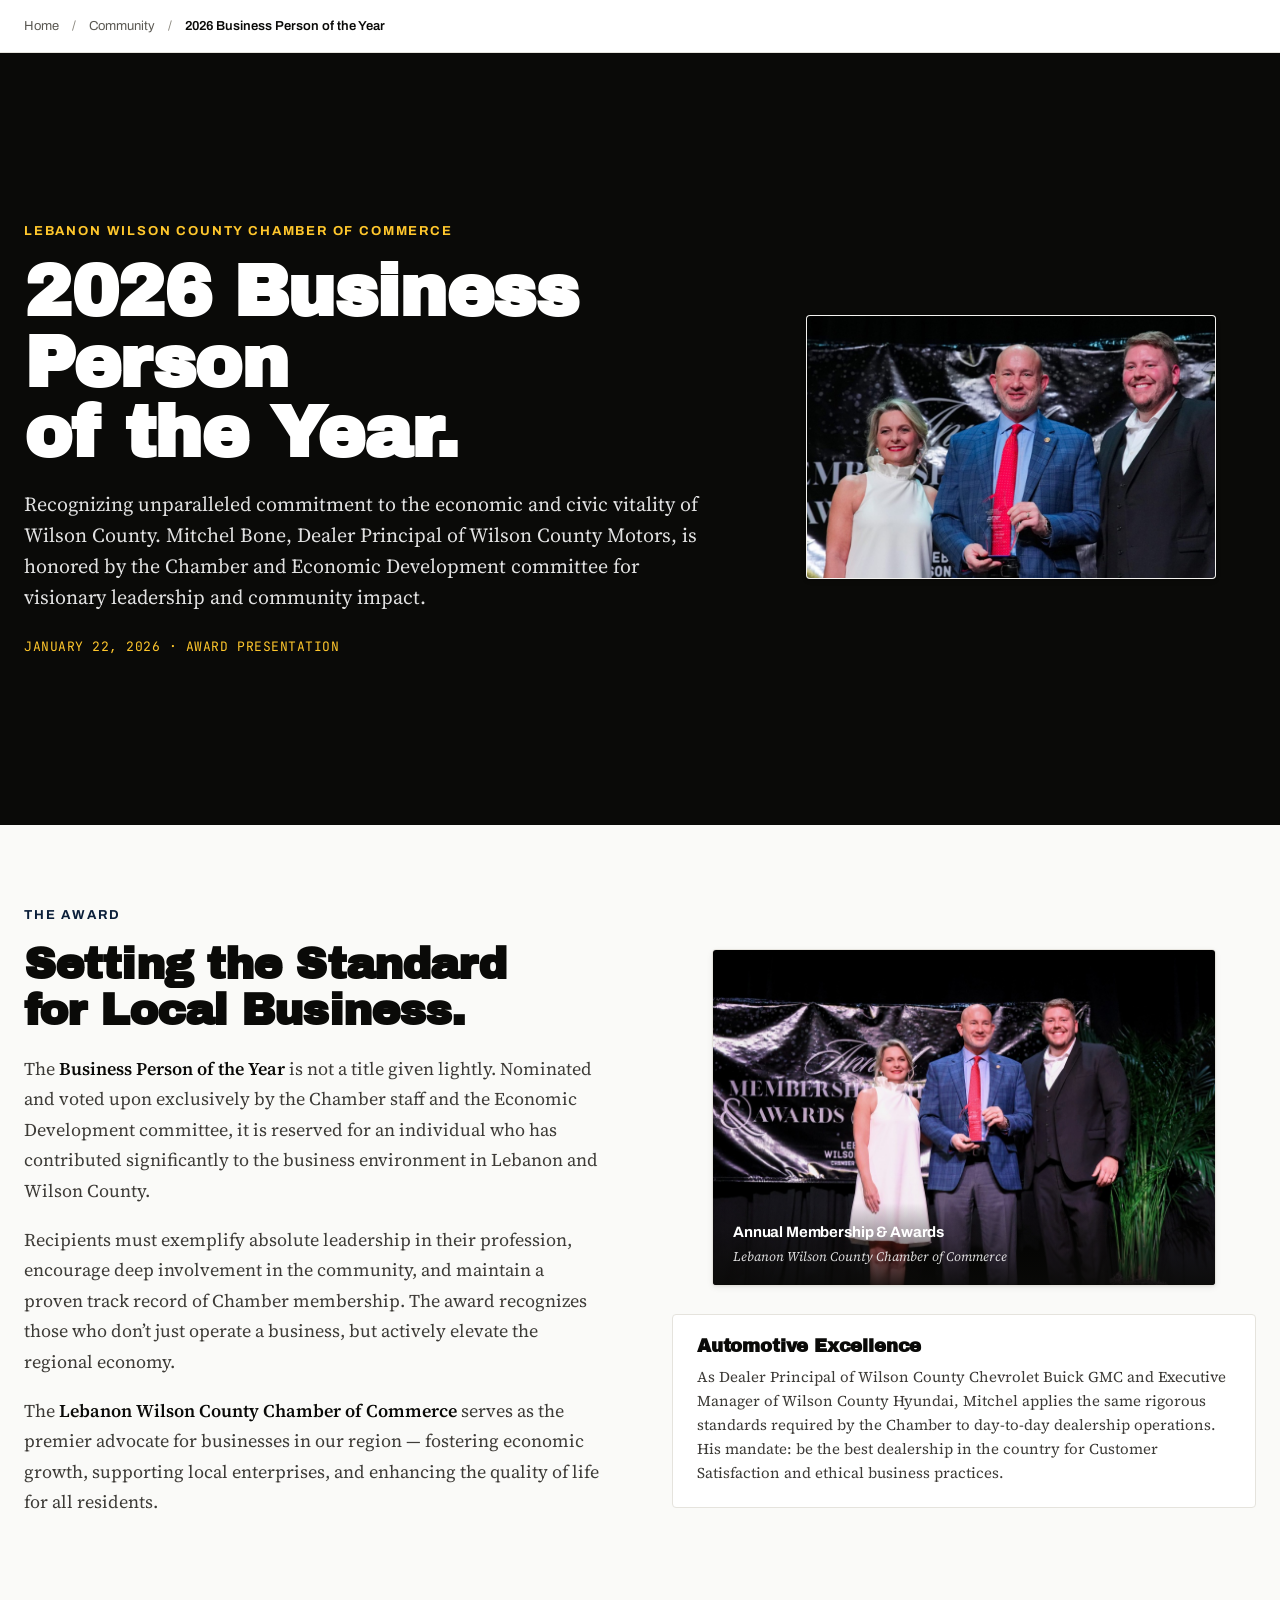
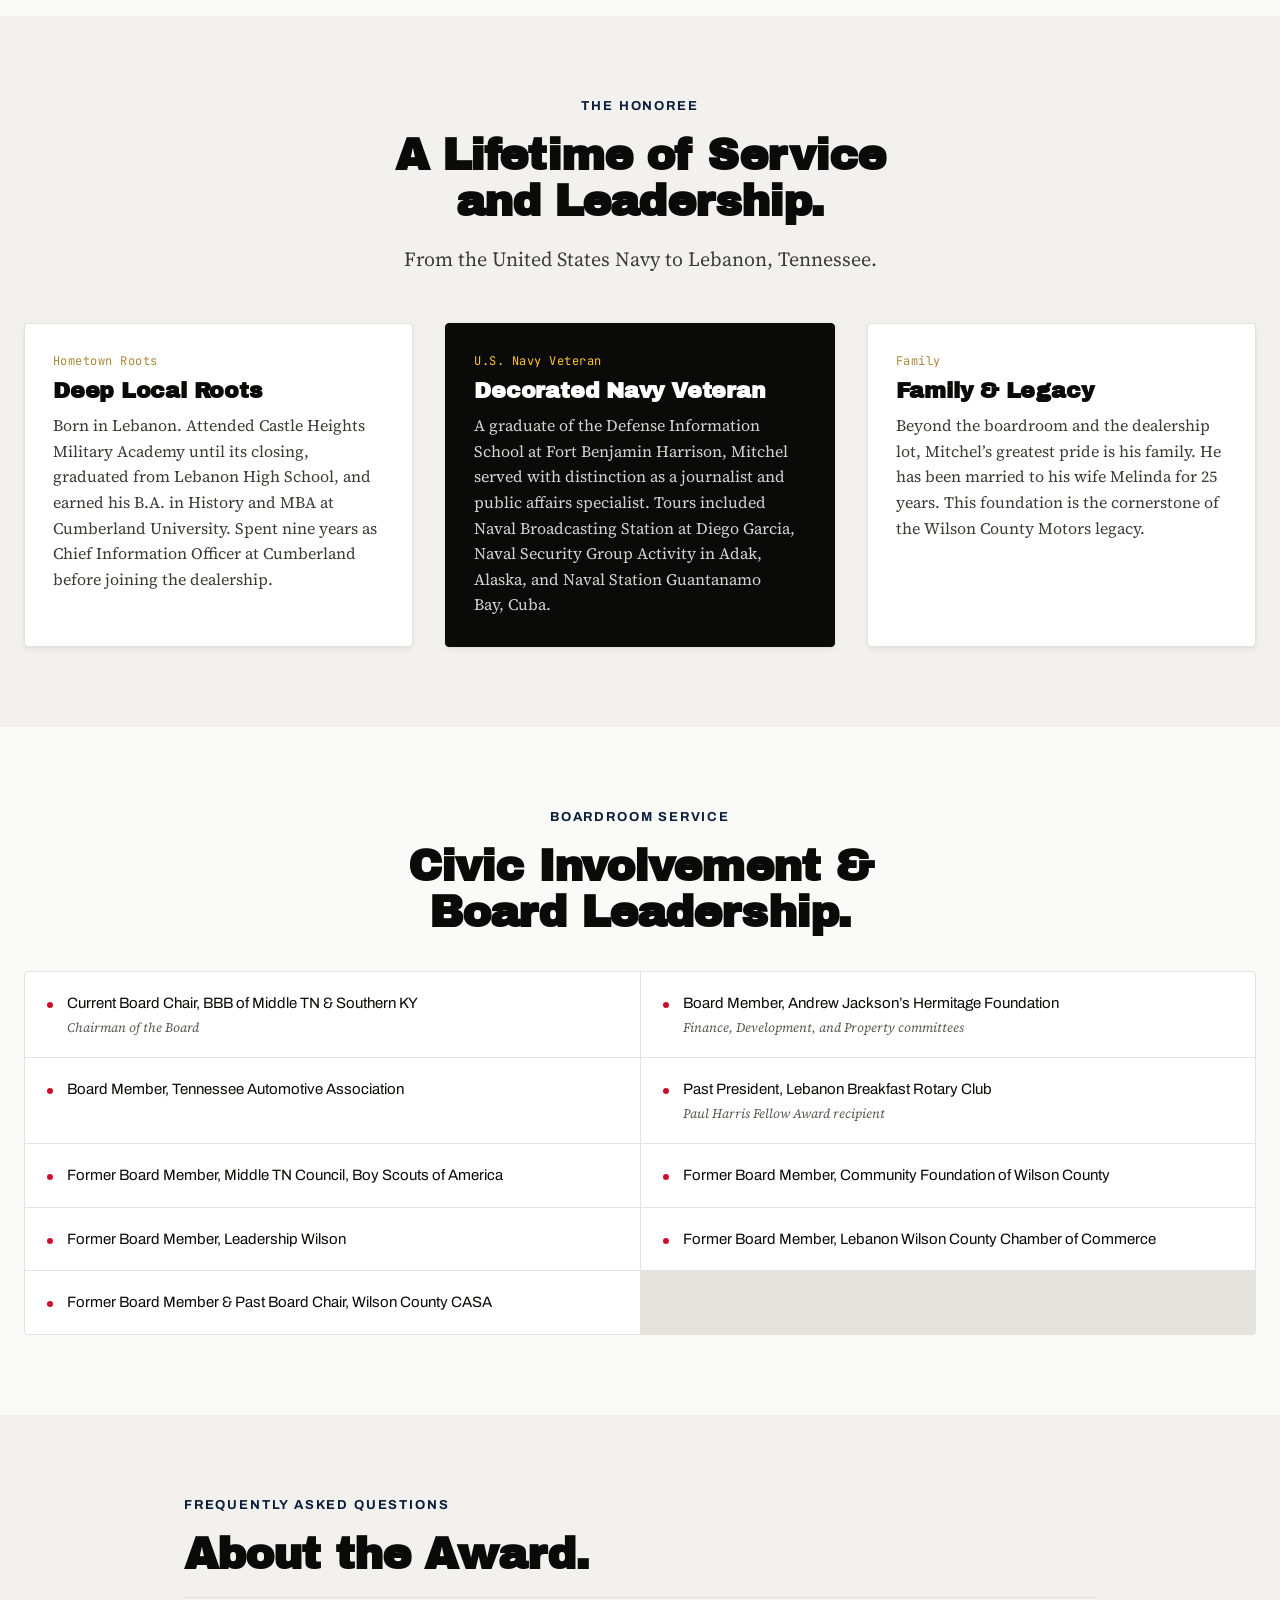
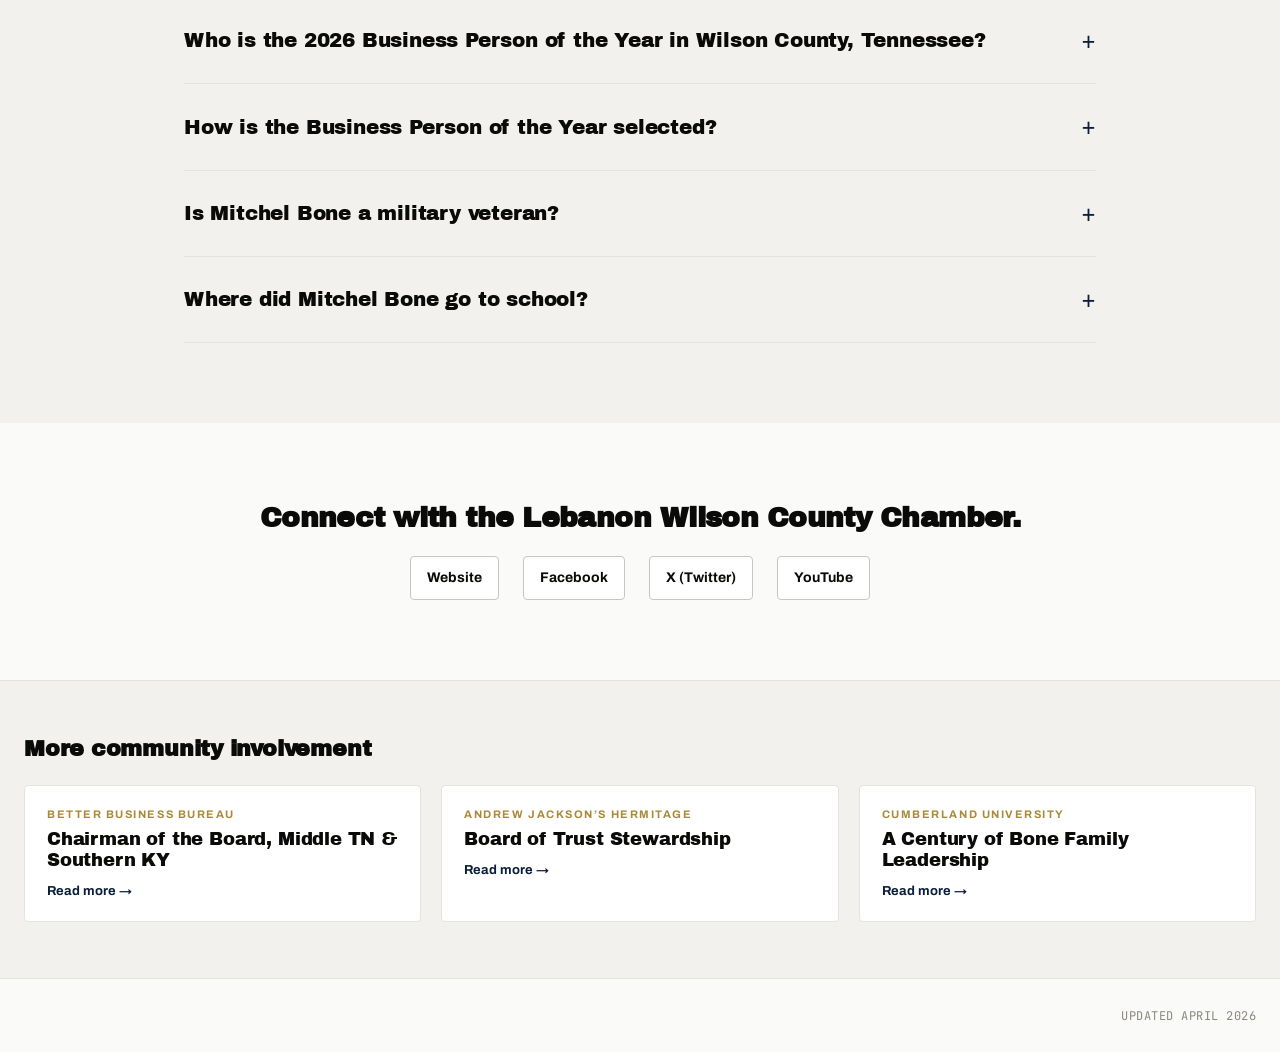
<file: Community/business-person-of-the-year.html>
<!DOCTYPE html>
<html lang="en">
<head>
<meta charset="UTF-8">
<meta name="viewport" content="width=device-width, initial-scale=1.0">
<title>2026 Business Person of the Year: Mitchel Bone | Lebanon Wilson Chamber | Wilson County Motors</title>
<meta name="description" content="Mitchel Bone, Dealer Principal of Wilson County Chevrolet Buick GMC and Executive Manager of Wilson County Hyundai, is the Lebanon Wilson County Chamber of Commerce 2026 Business Person of the Year.">
<link rel="canonical" href="https://www.wilsoncountymotors.com/community/business-person-of-the-year.html">
<meta property="og:title" content="2026 Business Person of the Year: Mitchel Bone">
<meta property="og:description" content="Lebanon Wilson County Chamber of Commerce honors Mitchel Bone for visionary leadership and community impact.">
<meta property="og:type" content="article">
<meta property="og:url" content="https://www.wilsoncountymotors.com/community/business-person-of-the-year.html">
<meta property="og:image" content="https://www.wilsoncountymotors.com/community/assets/boty-01.jpg">

<link rel="stylesheet" href="assets/wc-design-system.css">
<link rel="stylesheet" href="assets/site-styles.css">

<script type="application/ld+json">
{
  "@context": "https://schema.org",
  "@graph": [
    {
      "@type": "ProfilePage",
      "@id": "https://www.wilsoncountymotors.com/community/business-person-of-the-year.html",
      "url": "https://www.wilsoncountymotors.com/community/business-person-of-the-year.html",
      "name": "2026 Business Person of the Year - Mitchel Bone",
      "datePublished": "2026-01-22",
      "dateModified": "2026-04-20",
      "mainEntity": {
        "@type": "Person",
        "name": "Mitchel Bone",
        "jobTitle": "Dealer Principal & General Manager",
        "award": [
          "2026 Business Person of the Year - Lebanon Wilson County Chamber of Commerce",
          "Cumberland University Distinguished Alumni Award",
          "Paul Harris Fellow - Rotary International"
        ],
        "alumniOf": [
          { "@type": "CollegeOrUniversity", "name": "Cumberland University" },
          { "@type": "HighSchool", "name": "Lebanon High School" },
          { "@type": "HighSchool", "name": "Castle Heights Military Academy" }
        ],
        "worksFor": [
          { "@type": "AutoDealer", "name": "Wilson County Chevrolet Buick GMC", "foundingDate": "1927", "address": { "@type": "PostalAddress", "addressLocality": "Lebanon", "addressRegion": "TN" } },
          { "@type": "AutoDealer", "name": "Wilson County Hyundai", "address": { "@type": "PostalAddress", "addressLocality": "Lebanon", "addressRegion": "TN" } }
        ],
        "affiliation": [
          { "@type": "Organization", "name": "Lebanon Wilson County Chamber of Commerce" },
          { "@type": "Organization", "name": "United States Navy", "description": "Veteran - Journalist and Public Affairs Specialist" }
        ]
      }
    },
    {
      "@type": "BreadcrumbList",
      "itemListElement": [
        { "@type": "ListItem", "position": 1, "name": "Home", "item": "https://www.wilsoncountymotors.com/" },
        { "@type": "ListItem", "position": 2, "name": "Community", "item": "https://www.wilsoncountymotors.com/community/" },
        { "@type": "ListItem", "position": 3, "name": "2026 Business Person of the Year", "item": "https://www.wilsoncountymotors.com/community/business-person-of-the-year.html" }
      ]
    },
    {
      "@type": "FAQPage",
      "mainEntity": [
        { "@type": "Question", "name": "Who is the 2026 Business Person of the Year in Wilson County, Tennessee?", "acceptedAnswer": { "@type": "Answer", "text": "Mitchel Bone, Dealer Principal of Wilson County Chevrolet Buick GMC and Executive Manager of Wilson County Hyundai, is the Lebanon Wilson County Chamber of Commerce 2026 Business Person of the Year. The award was presented on January 22, 2026." } },
        { "@type": "Question", "name": "How is the Business Person of the Year selected?", "acceptedAnswer": { "@type": "Answer", "text": "The Business Person of the Year is nominated and voted upon exclusively by the Chamber staff and the Economic Development committee. It is reserved for individuals who have contributed significantly to the business environment in Lebanon and Wilson County through leadership, community involvement, and a proven track record of Chamber membership." } },
        { "@type": "Question", "name": "Is Mitchel Bone a military veteran?", "acceptedAnswer": { "@type": "Answer", "text": "Yes. Mitchel Bone is a United States Navy veteran. After graduating from the Defense Information School at Fort Benjamin Harrison, he served as a journalist and public affairs specialist with tours at the Naval Broadcasting Station at Diego Garcia, Naval Security Group Activity in Adak, Alaska, and Naval Station Guantanamo Bay, Cuba." } },
        { "@type": "Question", "name": "Where did Mitchel Bone go to school?", "acceptedAnswer": { "@type": "Answer", "text": "Mitchel Bone attended Castle Heights Military Academy until its closing, graduated from Lebanon High School, and earned both his Bachelor of Arts in History and his MBA from Cumberland University in Lebanon, Tennessee." } }
      ]
    }
  ]
}
</script>
</head>
<body>
<nav class="breadcrumbs" aria-label="Breadcrumb">
  <div class="container">
    <a href="https://www.wilsoncountymotors.com/">Home</a>
    <span class="sep">/</span>
    <a href="https://www.wilsoncountymotors.com/community/">Community</a>
    <span class="sep">/</span>
    <span class="current">2026 Business Person of the Year</span>
  </div>
</nav>

<main>
  <section class="hero" aria-labelledby="page-title">
    <div class="hero-inner" style="padding-top:88px; padding-bottom:72px;">
      <div style="display:grid; grid-template-columns: 7fr 5fr; gap:56px; align-items:center;" class="two-col">
        <div>
          <p class="eyebrow" style="color:var(--wc-gold-500);">Lebanon Wilson County Chamber of Commerce</p>
          <h1 class="page-title" id="page-title">2026 Business Person<br>of the Year.</h1>
          <p class="lede">Recognizing unparalleled commitment to the economic and civic vitality of Wilson County. Mitchel Bone, Dealer Principal of Wilson County Motors, is honored by the Chamber and Economic Development committee for visionary leadership and community impact.</p>
          <p style="font-family:var(--font-mono); font-size:13px; color:var(--wc-gold-500); letter-spacing:.04em; margin-top:24px;"><time datetime="2026-01-22">JANUARY 22, 2026</time> &middot; AWARD PRESENTATION</p>
        </div>
        <div>
          <figure class="img-frame" style="border-color:rgba(255,255,255,0.12);">
            <img src="assets/boty-01.jpg" alt="Mitchel Bone receiving the 2026 Business Person of the Year award from the Lebanon Wilson County Chamber of Commerce.">
          </figure>
        </div>
      </div>
    </div>
  </section>

  <section aria-labelledby="award-title">
    <div class="container">
      <div class="two-col">
        <div>
          <p class="eyebrow">The Award</p>
          <h2 class="section-title" id="award-title">Setting the Standard for Local Business.</h2>
          <div class="prose">
            <p>The <strong>Business Person of the Year</strong> is not a title given lightly. Nominated and voted upon exclusively by the Chamber staff and the Economic Development committee, it is reserved for an individual who has contributed significantly to the business environment in Lebanon and Wilson County.</p>
            <p>Recipients must exemplify absolute leadership in their profession, encourage deep involvement in the community, and maintain a proven track record of Chamber membership. The award recognizes those who don&rsquo;t just operate a business, but actively elevate the regional economy.</p>
            <p>The <strong>Lebanon Wilson County Chamber of Commerce</strong> serves as the premier advocate for businesses in our region &mdash; fostering economic growth, supporting local enterprises, and enhancing the quality of life for all residents.</p>
          </div>
        </div>
        <div>
          <figure class="img-frame" style="margin-bottom:28px;">
            <img src="assets/boty-02.jpg" alt="Mitchel Bone with Lebanon Wilson County Chamber of Commerce leadership at the Annual Membership &amp; Awards event.">
            <figcaption class="caption">
              <div class="label">Annual Membership &amp; Awards</div>
              <div class="sub">Lebanon Wilson County Chamber of Commerce</div>
            </figcaption>
          </figure>
          <div style="background:#fff; border:1px solid var(--border-hairline); padding:22px 24px; border-radius:4px;">
            <h3 style="margin:0 0 8px; font-size:18px;">Automotive Excellence</h3>
            <p style="font-family:var(--font-serif); font-size:15px; line-height:1.6; color:var(--fg-2); margin:0;">As Dealer Principal of Wilson County Chevrolet Buick GMC and Executive Manager of Wilson County Hyundai, Mitchel applies the same rigorous standards required by the Chamber to day-to-day dealership operations. His mandate: be the best dealership in the country for Customer Satisfaction and ethical business practices.</p>
          </div>
        </div>
      </div>
    </div>
  </section>

  <section class="section-alt" aria-labelledby="bio-title">
    <div class="container">
      <div class="text-center" style="max-width:720px; margin:0 auto 48px;">
        <p class="eyebrow">The Honoree</p>
        <h2 class="section-title" id="bio-title">A Lifetime of Service and Leadership.</h2>
        <p class="lede">From the United States Navy to Lebanon, Tennessee.</p>
      </div>

      <div class="grid-3">
        <article class="card">
          <p style="font-family:var(--font-mono); font-size:12px; letter-spacing:.04em; color:var(--wc-tan-500); margin:0 0 8px;">Hometown Roots</p>
          <h3>Deep Local Roots</h3>
          <p style="font-family:var(--font-serif); font-size:16px; line-height:1.6; color:var(--fg-2);">Born in Lebanon. Attended Castle Heights Military Academy until its closing, graduated from Lebanon High School, and earned his B.A. in History and MBA at Cumberland University. Spent nine years as Chief Information Officer at Cumberland before joining the dealership.</p>
        </article>

        <article class="card" style="background:var(--wc-ink-900); color:#fff; border-color:var(--wc-ink-900);">
          <p style="font-family:var(--font-mono); font-size:12px; letter-spacing:.04em; color:var(--wc-gold-500); margin:0 0 8px;">U.S. Navy Veteran</p>
          <h3 style="color:#fff;">Decorated Navy Veteran</h3>
          <p style="font-family:var(--font-serif); font-size:16px; line-height:1.6; color:rgba(255,255,255,0.82);">A graduate of the Defense Information School at Fort Benjamin Harrison, Mitchel served with distinction as a journalist and public affairs specialist. Tours included Naval Broadcasting Station at Diego Garcia, Naval Security Group Activity in Adak, Alaska, and Naval Station Guantanamo Bay, Cuba.</p>
        </article>

        <article class="card">
          <p style="font-family:var(--font-mono); font-size:12px; letter-spacing:.04em; color:var(--wc-tan-500); margin:0 0 8px;">Family</p>
          <h3>Family &amp; Legacy</h3>
          <p style="font-family:var(--font-serif); font-size:16px; line-height:1.6; color:var(--fg-2);">Beyond the boardroom and the dealership lot, Mitchel&rsquo;s greatest pride is his family. He has been married to his wife Melinda for 25 years. This foundation is the cornerstone of the Wilson County Motors legacy.</p>
        </article>
      </div>
    </div>
  </section>

  <section aria-labelledby="civic-title">
    <div class="container">
      <div style="max-width:720px; margin:0 auto 36px;" class="text-center">
        <p class="eyebrow">Boardroom Service</p>
        <h2 class="section-title" id="civic-title">Civic Involvement &amp; Board Leadership.</h2>
      </div>

      <div class="involvement-list">
        <div class="involvement-item"><div class="bullet"></div><div class="text">Current Board Chair, BBB of Middle TN &amp; Southern KY<span class="meta">Chairman of the Board</span></div></div>
        <div class="involvement-item"><div class="bullet"></div><div class="text">Board Member, Andrew Jackson&rsquo;s Hermitage Foundation<span class="meta">Finance, Development, and Property committees</span></div></div>
        <div class="involvement-item"><div class="bullet"></div><div class="text">Board Member, Tennessee Automotive Association</div></div>
        <div class="involvement-item"><div class="bullet"></div><div class="text">Past President, Lebanon Breakfast Rotary Club<span class="meta">Paul Harris Fellow Award recipient</span></div></div>
        <div class="involvement-item"><div class="bullet"></div><div class="text">Former Board Member, Middle TN Council, Boy Scouts of America</div></div>
        <div class="involvement-item"><div class="bullet"></div><div class="text">Former Board Member, Community Foundation of Wilson County</div></div>
        <div class="involvement-item"><div class="bullet"></div><div class="text">Former Board Member, Leadership Wilson</div></div>
        <div class="involvement-item"><div class="bullet"></div><div class="text">Former Board Member, Lebanon Wilson County Chamber of Commerce</div></div>
        <div class="involvement-item"><div class="bullet"></div><div class="text">Former Board Member &amp; Past Board Chair, Wilson County CASA</div></div>
      </div>
    </div>
  </section>

  <section class="section-alt" aria-labelledby="faq-title">
    <div class="container-narrow">
      <p class="eyebrow">Frequently Asked Questions</p>
      <h2 class="section-title" id="faq-title">About the Award.</h2>
      <div class="faq-list">
        <details>
          <summary>Who is the 2026 Business Person of the Year in Wilson County, Tennessee?</summary>
          <p class="faq-answer">Mitchel Bone, Dealer Principal of Wilson County Chevrolet Buick GMC and Executive Manager of Wilson County Hyundai, is the Lebanon Wilson County Chamber of Commerce 2026 Business Person of the Year. The award was presented on January 22, 2026.</p>
        </details>
        <details>
          <summary>How is the Business Person of the Year selected?</summary>
          <p class="faq-answer">The award is nominated and voted on exclusively by the Chamber staff and the Economic Development committee. It is reserved for individuals who have contributed significantly to the business environment in Lebanon and Wilson County through leadership, community involvement, and a proven track record of Chamber membership.</p>
        </details>
        <details>
          <summary>Is Mitchel Bone a military veteran?</summary>
          <p class="faq-answer">Yes. Mitchel Bone is a United States Navy veteran. After graduating from the Defense Information School at Fort Benjamin Harrison, he served as a journalist and public affairs specialist with tours at the Naval Broadcasting Station at Diego Garcia, Naval Security Group Activity in Adak, Alaska, and Naval Station Guantanamo Bay, Cuba.</p>
        </details>
        <details>
          <summary>Where did Mitchel Bone go to school?</summary>
          <p class="faq-answer">Mitchel Bone attended Castle Heights Military Academy until its closing, graduated from Lebanon High School, and earned his Bachelor of Arts in History and MBA from Cumberland University.</p>
        </details>
      </div>
    </div>
  </section>

  <section>
    <div class="container text-center">
      <h2 class="section-title" style="font-size:28px;">Connect with the Lebanon Wilson County Chamber.</h2>
      <div class="social-row" style="margin-top:24px;">
        <a href="https://lebanonwilsonchamber.com/" target="_blank" rel="noopener">Website</a>
        <a href="https://www.facebook.com/LebanonWilsonChamber" target="_blank" rel="noopener">Facebook</a>
        <a href="https://x.com/LebChamber" target="_blank" rel="noopener">X (Twitter)</a>
        <a href="https://www.youtube.com/LebanonWilsonChamber" target="_blank" rel="noopener">YouTube</a>
      </div>
    </div>
  </section>

  <section class="see-also" aria-labelledby="seealso-title">
    <div class="container">
      <h2 id="seealso-title">More community involvement</h2>
      <div class="see-also-grid">
        <a href="bbb.html" class="see-also-card"><div class="eyebrow">Better Business Bureau</div><div class="title">Chairman of the Board, Middle TN &amp; Southern KY</div><div class="arrow">Read more &rarr;</div></a>
        <a href="hermitage.html" class="see-also-card"><div class="eyebrow">Andrew Jackson&rsquo;s Hermitage</div><div class="title">Board of Trust Stewardship</div><div class="arrow">Read more &rarr;</div></a>
        <a href="cumberland-university.html" class="see-also-card"><div class="eyebrow">Cumberland University</div><div class="title">A Century of Bone Family Leadership</div><div class="arrow">Read more &rarr;</div></a>
      </div>
    </div>
  </section>

  <div class="container" style="padding:24px; text-align:right;">
    <span class="updated-stamp">Updated April 2026</span>
  </div>
</main>
</body>
</html>
</file>
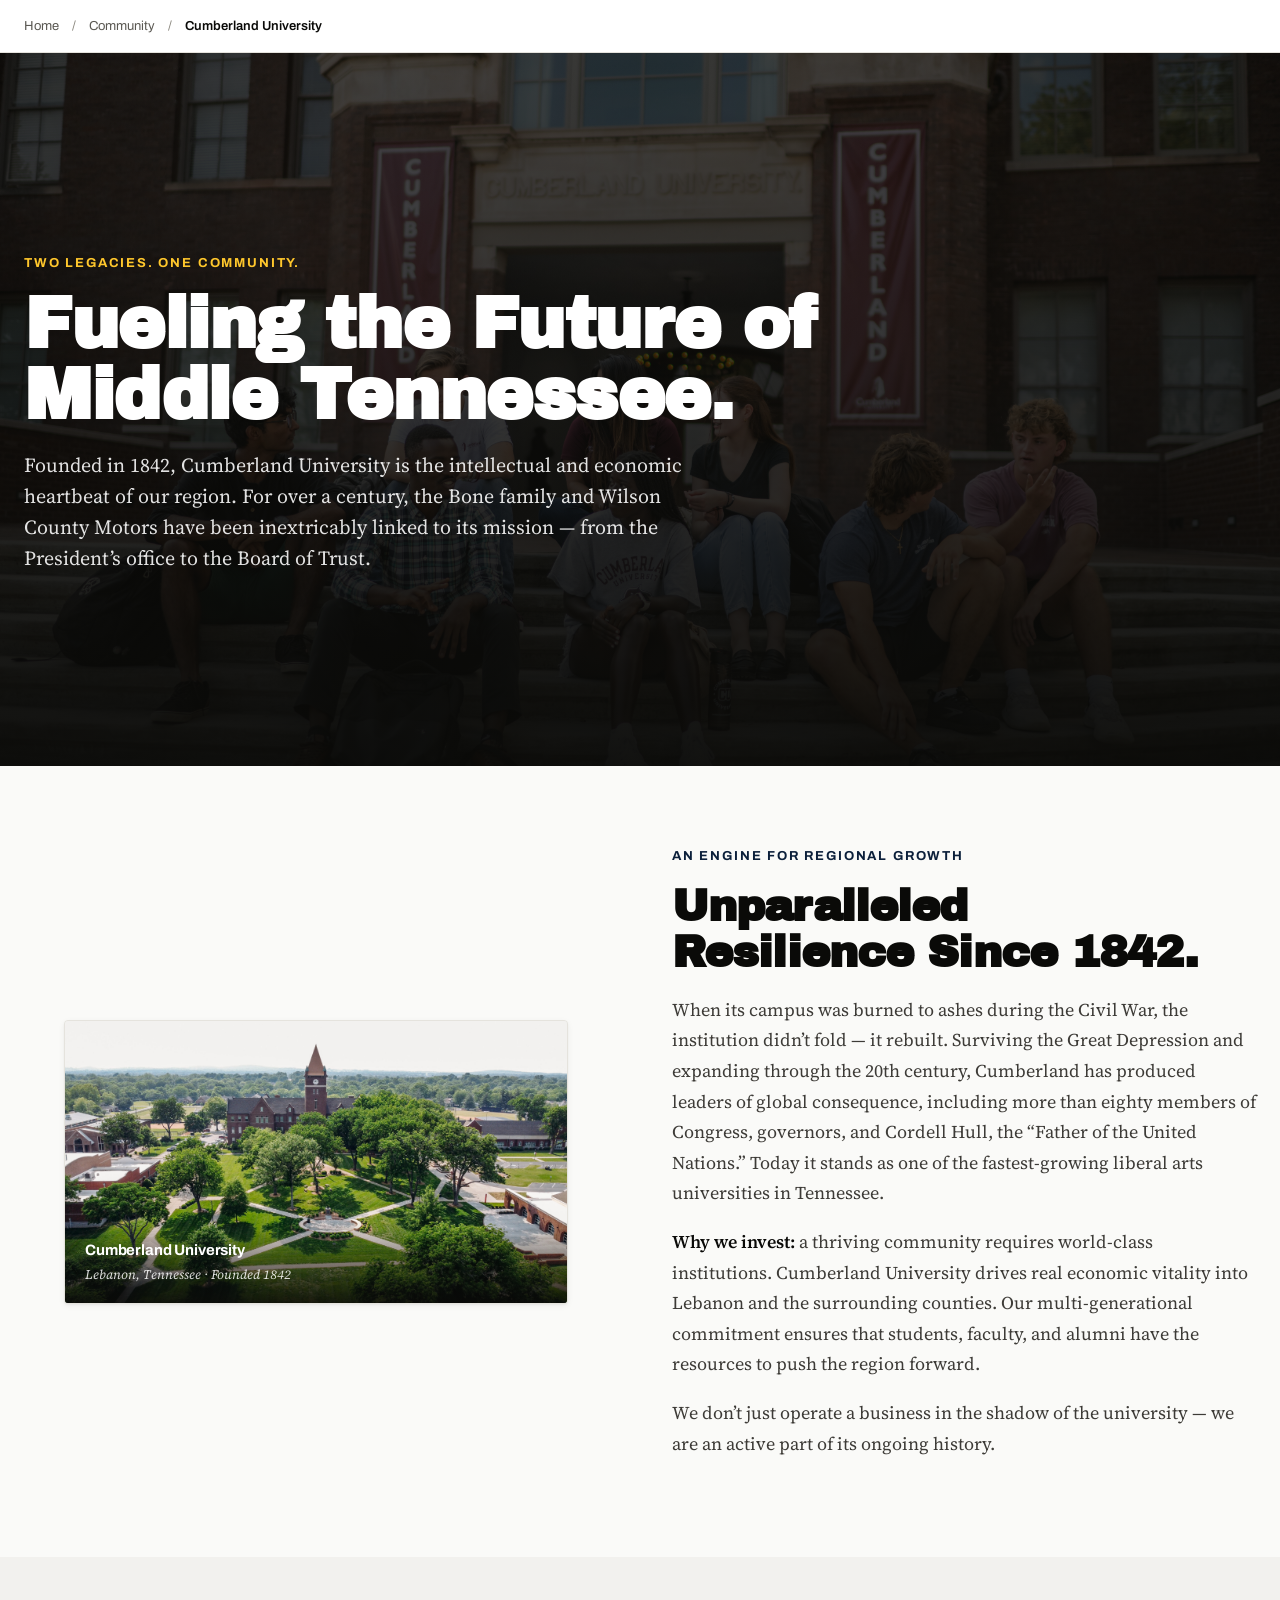
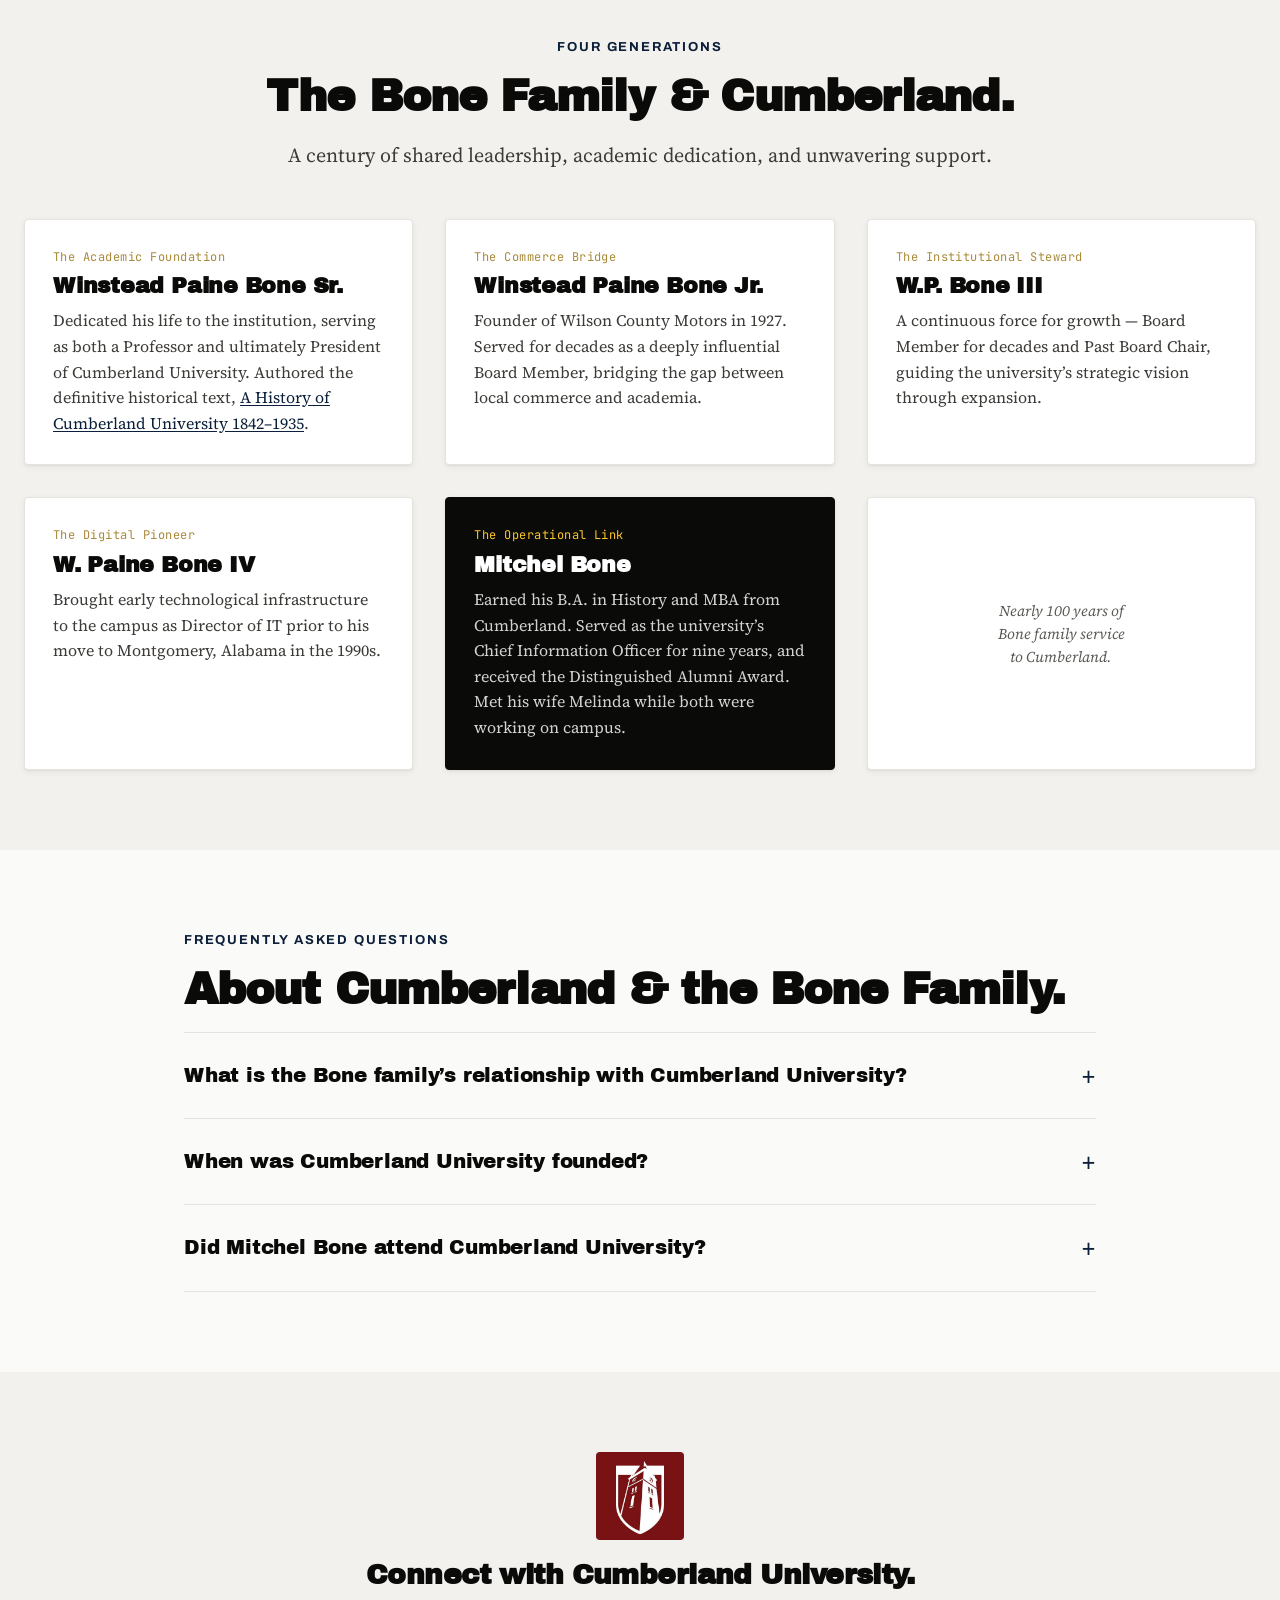
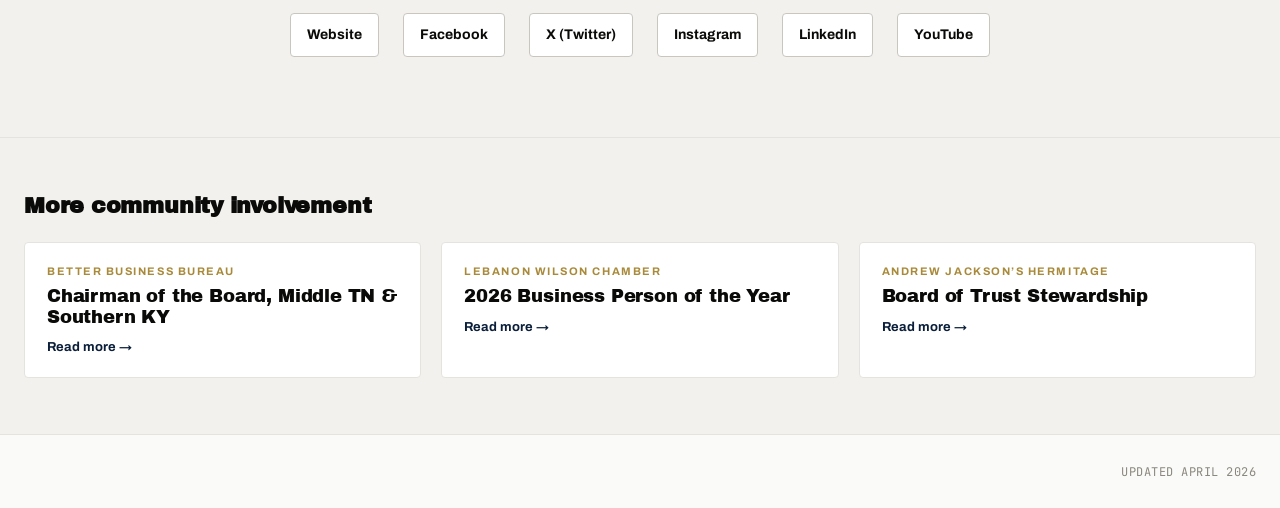
<file: Community/cumberland-university.html>
<!DOCTYPE html>
<html lang="en">
<head>
<meta charset="UTF-8">
<meta name="viewport" content="width=device-width, initial-scale=1.0">
<title>Cumberland University &amp; the Bone Family | Wilson County Motors</title>
<meta name="description" content="For nearly a century, the Bone family and Wilson County Motors have supported Cumberland University in Lebanon, Tennessee - from the President's office to the Board of Trust. Learn about four generations of Bone family leadership at Cumberland.">
<link rel="canonical" href="https://www.wilsoncountymotors.com/community/cumberland-university.html">
<meta property="og:title" content="Cumberland University &amp; the Bone Family | Wilson County Motors">
<meta property="og:description" content="Four generations of Bone family leadership at Cumberland University.">
<meta property="og:type" content="article">
<meta property="og:url" content="https://www.wilsoncountymotors.com/community/cumberland-university.html">

<link rel="stylesheet" href="assets/wc-design-system.css">
<link rel="stylesheet" href="assets/site-styles.css">

<script type="application/ld+json">
{
  "@context": "https://schema.org",
  "@graph": [
    {
      "@type": "AboutPage",
      "@id": "https://www.wilsoncountymotors.com/community/cumberland-university.html",
      "url": "https://www.wilsoncountymotors.com/community/cumberland-university.html",
      "name": "Cumberland University & the Bone Family",
      "datePublished": "2026-04-20",
      "dateModified": "2026-04-20",
      "about": {
        "@type": "CollegeOrUniversity",
        "name": "Cumberland University",
        "foundingDate": "1842",
        "url": "https://www.cumberland.edu/",
        "address": { "@type": "PostalAddress", "addressLocality": "Lebanon", "addressRegion": "TN", "addressCountry": "US" }
      }
    },
    {
      "@type": "BreadcrumbList",
      "itemListElement": [
        { "@type": "ListItem", "position": 1, "name": "Home", "item": "https://www.wilsoncountymotors.com/" },
        { "@type": "ListItem", "position": 2, "name": "Community", "item": "https://www.wilsoncountymotors.com/community/" },
        { "@type": "ListItem", "position": 3, "name": "Cumberland University", "item": "https://www.wilsoncountymotors.com/community/cumberland-university.html" }
      ]
    },
    {
      "@type": "FAQPage",
      "mainEntity": [
        { "@type": "Question", "name": "What is the Bone family's relationship with Cumberland University?", "acceptedAnswer": { "@type": "Answer", "text": "Four generations of the Bone family have served Cumberland University in Lebanon, Tennessee. Winstead Paine Bone Sr. was a Professor and ultimately President of Cumberland and authored A History of Cumberland University 1842-1935. Winstead Paine Bone Jr. founded Wilson County Motors and served as a Board member. W.P. Bone III served as Board member and Past Board Chair. W. Paine Bone IV served as Director of IT. Mitchel Bone earned his B.A. in History and MBA at Cumberland, served nine years as Chief Information Officer, and received the Distinguished Alumni Award." } },
        { "@type": "Question", "name": "When was Cumberland University founded?", "acceptedAnswer": { "@type": "Answer", "text": "Cumberland University was founded in 1842 in Lebanon, Tennessee. Its campus was burned during the Civil War, rebuilt, and survived the Great Depression. It has produced more than eighty members of Congress, governors, and Cordell Hull - the Father of the United Nations." } },
        { "@type": "Question", "name": "Did Mitchel Bone attend Cumberland University?", "acceptedAnswer": { "@type": "Answer", "text": "Yes. Mitchel Bone earned a Bachelor of Arts in History and an MBA from Cumberland University. He later served as the university's Chief Information Officer for nine years before joining the dealership in 2006." } }
      ]
    }
  ]
}
</script>
</head>
<body>
<nav class="breadcrumbs" aria-label="Breadcrumb">
  <div class="container">
    <a href="https://www.wilsoncountymotors.com/">Home</a>
    <span class="sep">/</span>
    <a href="https://www.wilsoncountymotors.com/community/">Community</a>
    <span class="sep">/</span>
    <span class="current">Cumberland University</span>
  </div>
</nav>

<main>
  <section class="hero" aria-labelledby="page-title">
    <div class="hero-image"><img src="assets/cu-secondary.jpg" alt="Aerial view of the Cumberland University campus in Lebanon, Tennessee, with Memorial Hall clock tower and the central quad."></div>
    <div class="hero-scrim" aria-hidden="true"></div>
    <div class="hero-inner">
      <p class="eyebrow">Two Legacies. One Community.</p>
      <h1 class="page-title" id="page-title">Fueling the Future of<br>Middle Tennessee.</h1>
      <p class="lede">Founded in 1842, Cumberland University is the intellectual and economic heartbeat of our region. For over a century, the Bone family and Wilson County Motors have been inextricably linked to its mission &mdash; from the President&rsquo;s office to the Board of Trust.</p>
    </div>
  </section>

  <section aria-labelledby="engine-title">
    <div class="container">
      <div class="two-col">
        <div>
          <figure class="img-frame">
            <img src="assets/cu-primary.jpg" alt="Cumberland University students gathered on the steps of Memorial Hall in Lebanon, Tennessee.">
            <figcaption class="caption">
              <div class="label">Cumberland University</div>
              <div class="sub">Lebanon, Tennessee &middot; Founded 1842</div>
            </figcaption>
          </figure>
        </div>
        <div>
          <p class="eyebrow">An Engine for Regional Growth</p>
          <h2 class="section-title" id="engine-title">Unparalleled Resilience Since 1842.</h2>
          <div class="prose">
            <p>When its campus was burned to ashes during the Civil War, the institution didn&rsquo;t fold &mdash; it rebuilt. Surviving the Great Depression and expanding through the 20th century, Cumberland has produced leaders of global consequence, including more than eighty members of Congress, governors, and Cordell Hull, the &ldquo;Father of the United Nations.&rdquo; Today it stands as one of the fastest-growing liberal arts universities in Tennessee.</p>
            <p><strong>Why we invest:</strong> a thriving community requires world-class institutions. Cumberland University drives real economic vitality into Lebanon and the surrounding counties. Our multi-generational commitment ensures that students, faculty, and alumni have the resources to push the region forward.</p>
            <p>We don&rsquo;t just operate a business in the shadow of the university &mdash; we are an active part of its ongoing history.</p>
          </div>
        </div>
      </div>
    </div>
  </section>

  <section class="section-alt" aria-labelledby="legacy-title">
    <div class="container">
      <div class="text-center" style="max-width:760px; margin:0 auto 48px;">
        <p class="eyebrow">Four Generations</p>
        <h2 class="section-title" id="legacy-title">The Bone Family &amp; Cumberland.</h2>
        <p class="lede">A century of shared leadership, academic dedication, and unwavering support.</p>
      </div>

      <div class="grid-3">
        <article class="card">
          <p style="font-family:var(--font-mono); font-size:12px; letter-spacing:.04em; color:var(--wc-tan-500); margin:0 0 8px;">The Academic Foundation</p>
          <h3>Winstead Paine Bone Sr.</h3>
          <p style="font-family:var(--font-serif); font-size:16px; line-height:1.6;">Dedicated his life to the institution, serving as both a Professor and ultimately President of Cumberland University. Authored the definitive historical text, <a href="https://archive.org/details/historyofcumberl00bone" target="_blank" rel="noopener">A History of Cumberland University 1842&ndash;1935</a>.</p>
        </article>

        <article class="card">
          <p style="font-family:var(--font-mono); font-size:12px; letter-spacing:.04em; color:var(--wc-tan-500); margin:0 0 8px;">The Commerce Bridge</p>
          <h3>Winstead Paine Bone Jr.</h3>
          <p style="font-family:var(--font-serif); font-size:16px; line-height:1.6;">Founder of Wilson County Motors in 1927. Served for decades as a deeply influential Board Member, bridging the gap between local commerce and academia.</p>
        </article>

        <article class="card">
          <p style="font-family:var(--font-mono); font-size:12px; letter-spacing:.04em; color:var(--wc-tan-500); margin:0 0 8px;">The Institutional Steward</p>
          <h3>W.P. Bone III</h3>
          <p style="font-family:var(--font-serif); font-size:16px; line-height:1.6;">A continuous force for growth &mdash; Board Member for decades and Past Board Chair, guiding the university&rsquo;s strategic vision through expansion.</p>
        </article>

        <article class="card">
          <p style="font-family:var(--font-mono); font-size:12px; letter-spacing:.04em; color:var(--wc-tan-500); margin:0 0 8px;">The Digital Pioneer</p>
          <h3>W. Paine Bone IV</h3>
          <p style="font-family:var(--font-serif); font-size:16px; line-height:1.6;">Brought early technological infrastructure to the campus as Director of IT prior to his move to Montgomery, Alabama in the 1990s.</p>
        </article>

        <article class="card" style="background:var(--wc-ink-900); color:#fff; border-color:var(--wc-ink-900);">
          <p style="font-family:var(--font-mono); font-size:12px; letter-spacing:.04em; color:var(--wc-gold-500); margin:0 0 8px;">The Operational Link</p>
          <h3 style="color:#fff;">Mitchel Bone</h3>
          <p style="font-family:var(--font-serif); font-size:16px; line-height:1.6; color:rgba(255,255,255,0.82);">Earned his B.A. in History and MBA from Cumberland. Served as the university&rsquo;s Chief Information Officer for nine years, and received the Distinguished Alumni Award. Met his wife Melinda while both were working on campus.</p>
        </article>

        <article class="card" style="display:flex; align-items:center; justify-content:center; text-align:center;">
          <div>
            <p style="font-family:var(--font-serif); font-style:italic; font-size:15px; color:var(--fg-3); margin:0;">Nearly 100 years of<br>Bone family service<br>to Cumberland.</p>
          </div>
        </article>
      </div>
    </div>
  </section>

  <section aria-labelledby="faq-title">
    <div class="container-narrow">
      <p class="eyebrow">Frequently Asked Questions</p>
      <h2 class="section-title" id="faq-title">About Cumberland &amp; the Bone Family.</h2>
      <div class="faq-list">
        <details>
          <summary>What is the Bone family&rsquo;s relationship with Cumberland University?</summary>
          <p class="faq-answer">Four generations of the Bone family have served Cumberland University. Winstead Paine Bone Sr. was a Professor and President of the university. Winstead Paine Bone Jr. founded Wilson County Motors and served on the Board. W.P. Bone III served as Board Member and Past Board Chair. W. Paine Bone IV was Director of IT. Mitchel Bone earned his B.A. and MBA there, served as Chief Information Officer, and received the Distinguished Alumni Award.</p>
        </details>
        <details>
          <summary>When was Cumberland University founded?</summary>
          <p class="faq-answer">Cumberland University was founded in 1842 in Lebanon, Tennessee. It has produced more than eighty members of Congress, governors, and Cordell Hull &mdash; known as the Father of the United Nations.</p>
        </details>
        <details>
          <summary>Did Mitchel Bone attend Cumberland University?</summary>
          <p class="faq-answer">Yes. Mitchel Bone earned a Bachelor of Arts in History and an MBA from Cumberland University, and served as the university&rsquo;s Chief Information Officer for nine years before joining the dealership in 2006.</p>
        </details>
      </div>
    </div>
  </section>

  <section class="section-alt">
    <div class="container text-center">
      <img src="assets/cu-logo.jpg" alt="Cumberland University crest" style="width:88px; height:88px; border-radius:4px; margin:0 auto 20px; display:block;">
      <h2 class="section-title" style="font-size:28px;">Connect with Cumberland University.</h2>
      <div class="social-row" style="margin-top:24px;">
        <a href="https://www.cumberland.edu/" target="_blank" rel="noopener">Website</a>
        <a href="https://www.facebook.com/CumberlandUniversity" target="_blank" rel="noopener">Facebook</a>
        <a href="https://twitter.com/CumberlandU" target="_blank" rel="noopener">X (Twitter)</a>
        <a href="https://www.instagram.com/cumberlandu/" target="_blank" rel="noopener">Instagram</a>
        <a href="https://www.linkedin.com/school/cumberland-university/" target="_blank" rel="noopener">LinkedIn</a>
        <a href="https://www.youtube.com/user/CumberlandU" target="_blank" rel="noopener">YouTube</a>
      </div>
    </div>
  </section>

  <section class="see-also" aria-labelledby="seealso-title">
    <div class="container">
      <h2 id="seealso-title">More community involvement</h2>
      <div class="see-also-grid">
        <a href="bbb.html" class="see-also-card"><div class="eyebrow">Better Business Bureau</div><div class="title">Chairman of the Board, Middle TN &amp; Southern KY</div><div class="arrow">Read more &rarr;</div></a>
        <a href="business-person-of-the-year.html" class="see-also-card"><div class="eyebrow">Lebanon Wilson Chamber</div><div class="title">2026 Business Person of the Year</div><div class="arrow">Read more &rarr;</div></a>
        <a href="hermitage.html" class="see-also-card"><div class="eyebrow">Andrew Jackson&rsquo;s Hermitage</div><div class="title">Board of Trust Stewardship</div><div class="arrow">Read more &rarr;</div></a>
      </div>
    </div>
  </section>

  <div class="container" style="padding:24px; text-align:right;">
    <span class="updated-stamp">Updated April 2026</span>
  </div>
</main>
</body>
</html>
</file>
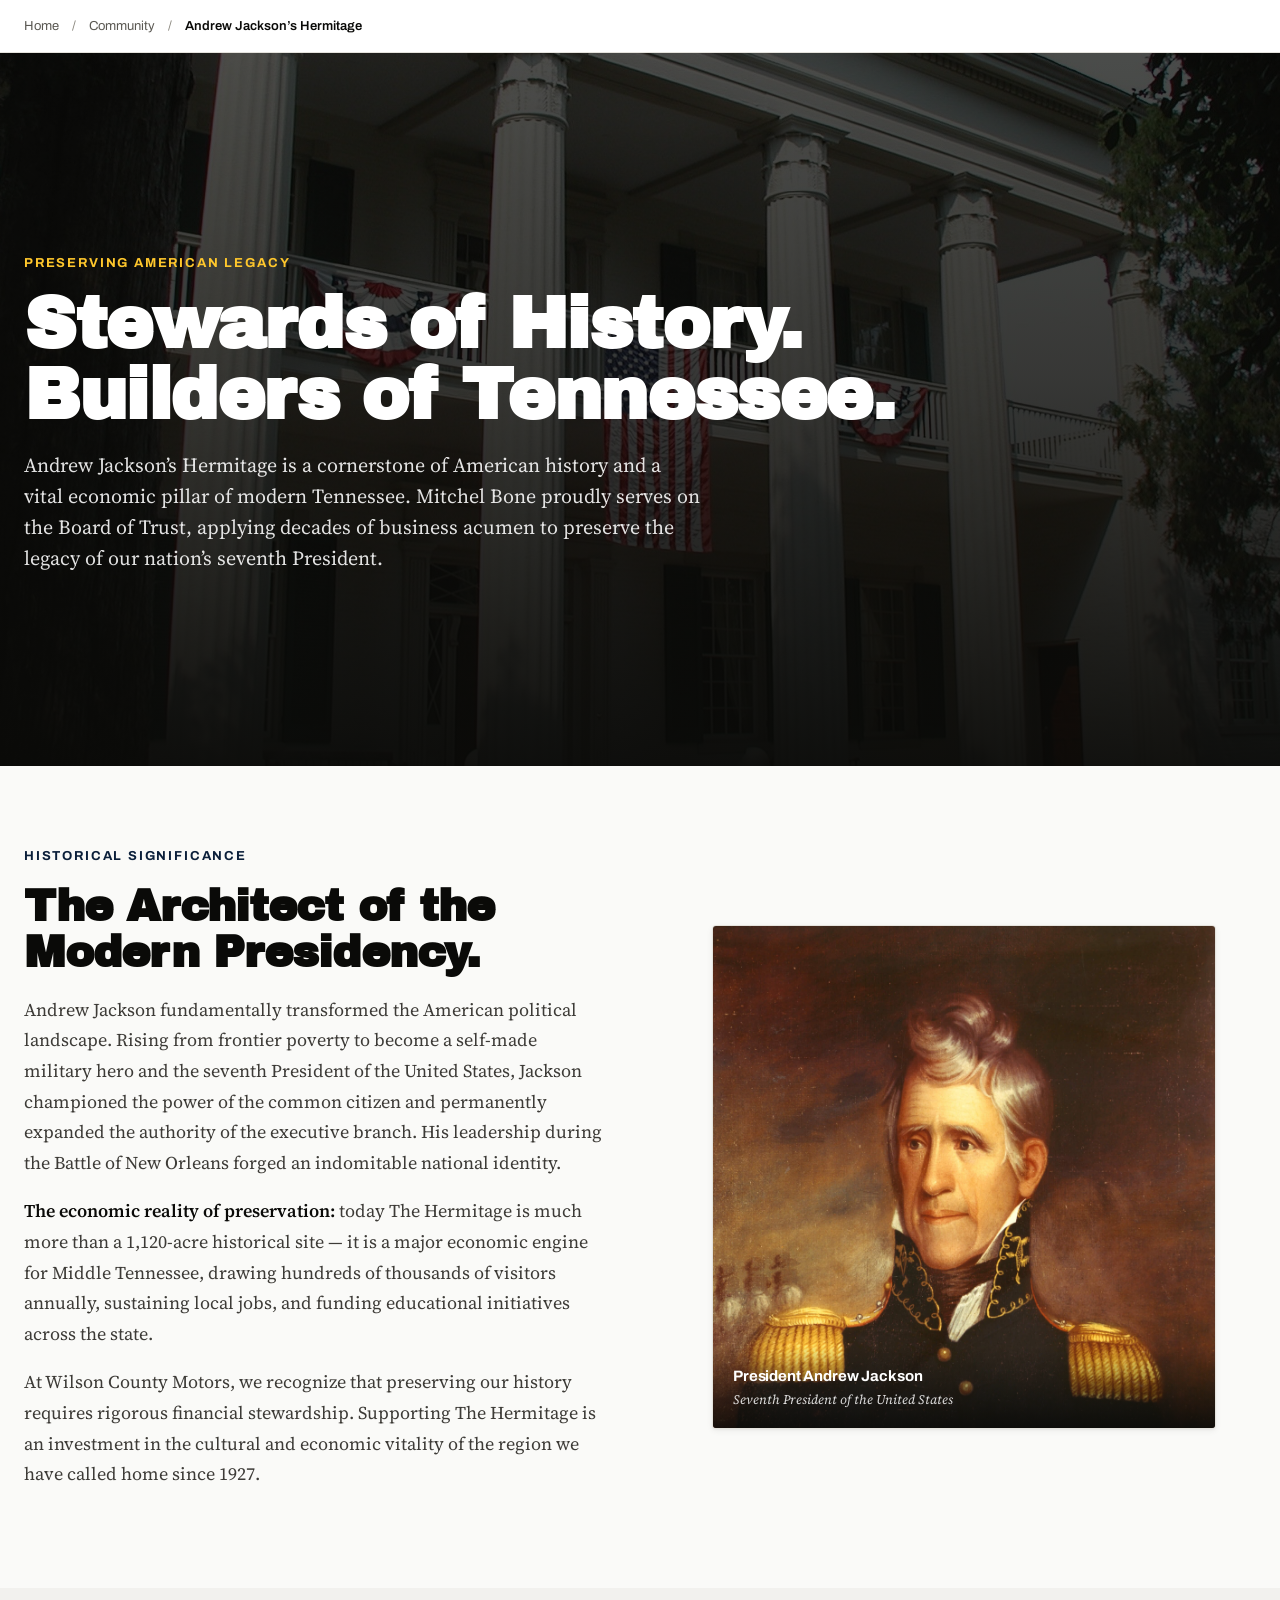
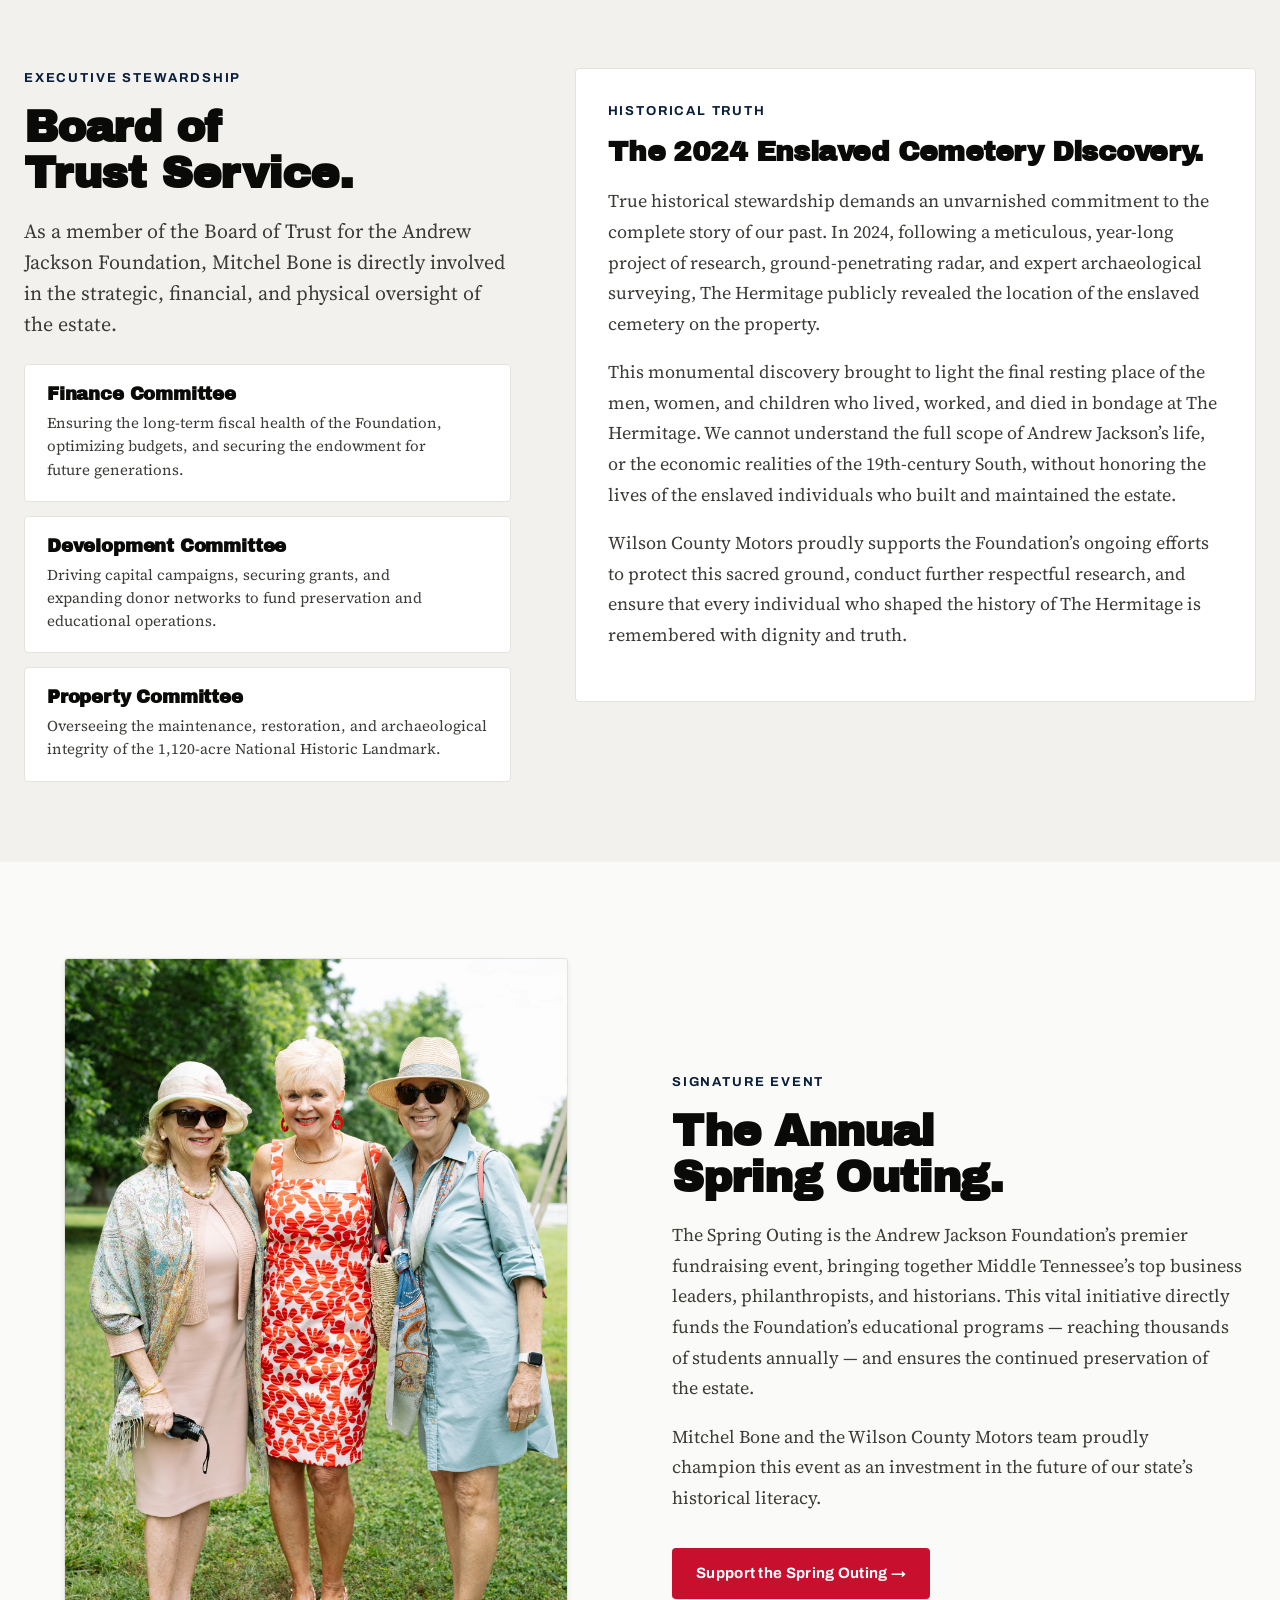
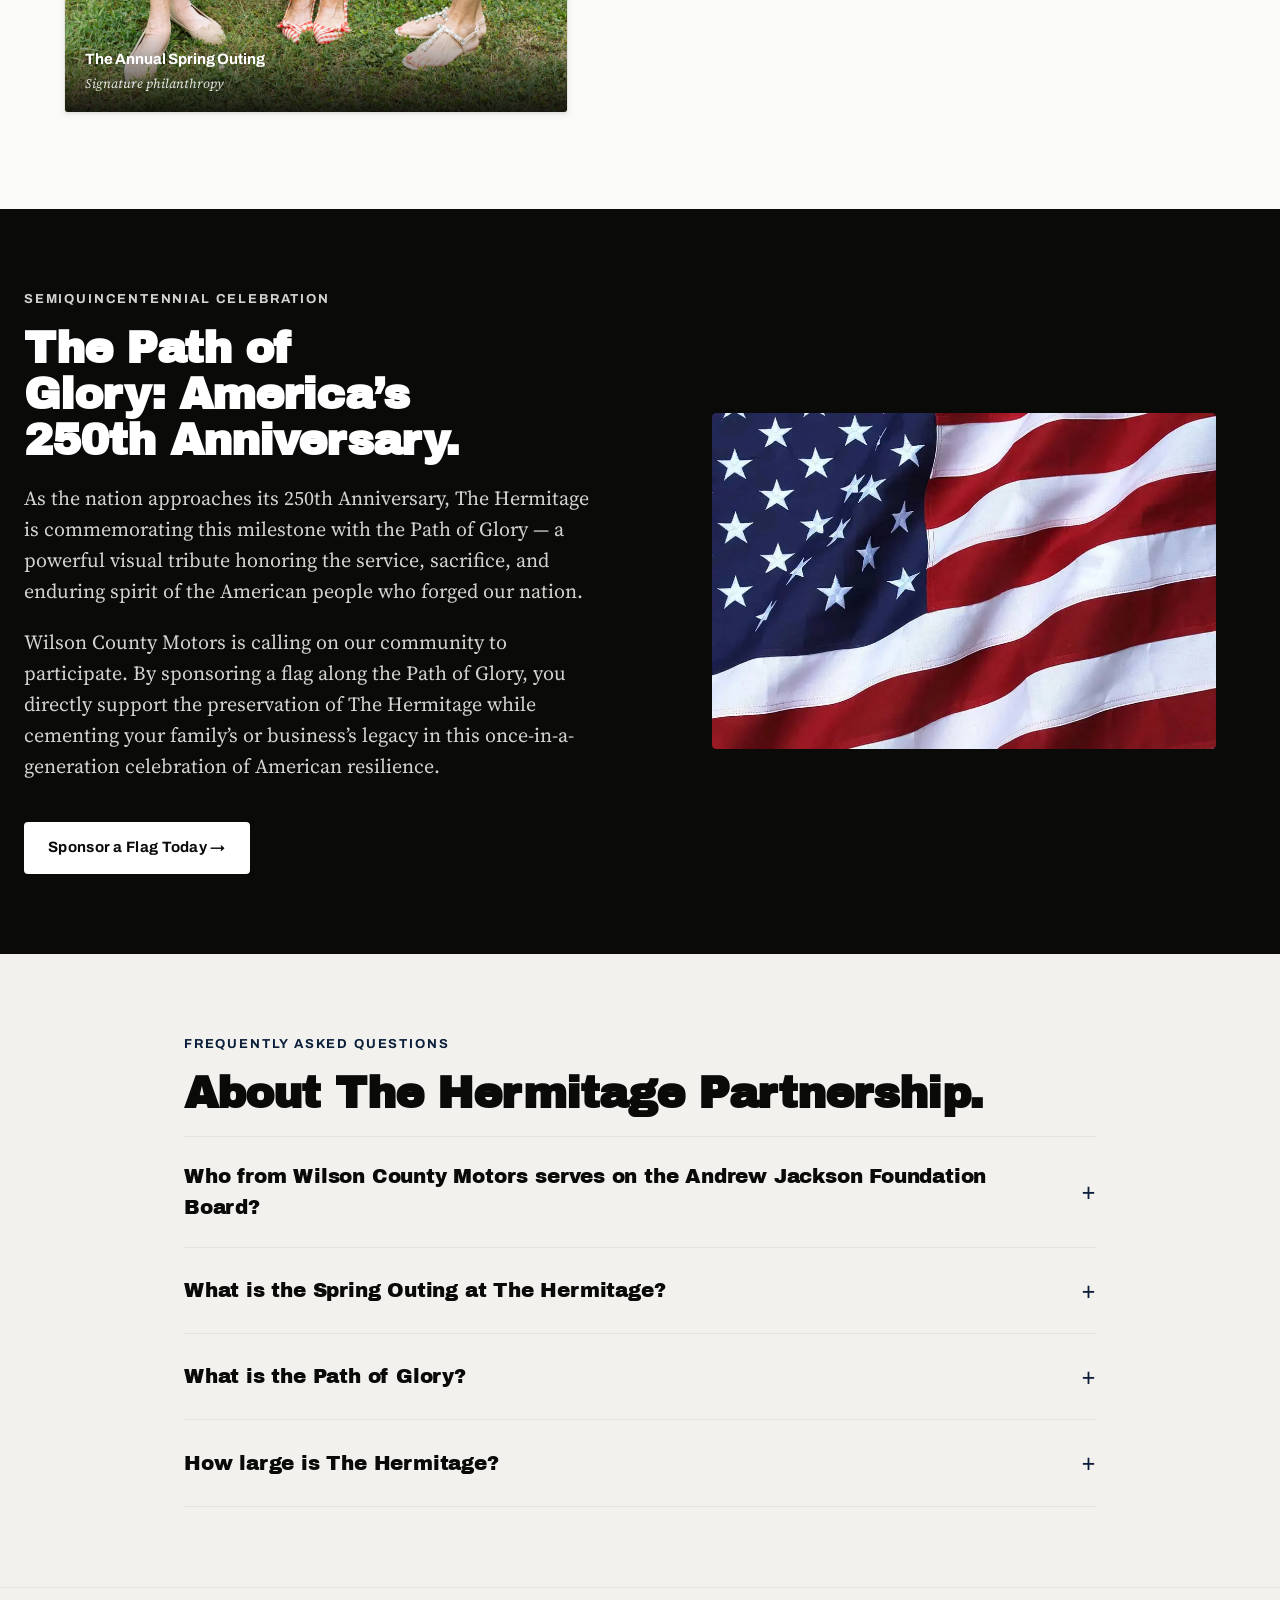
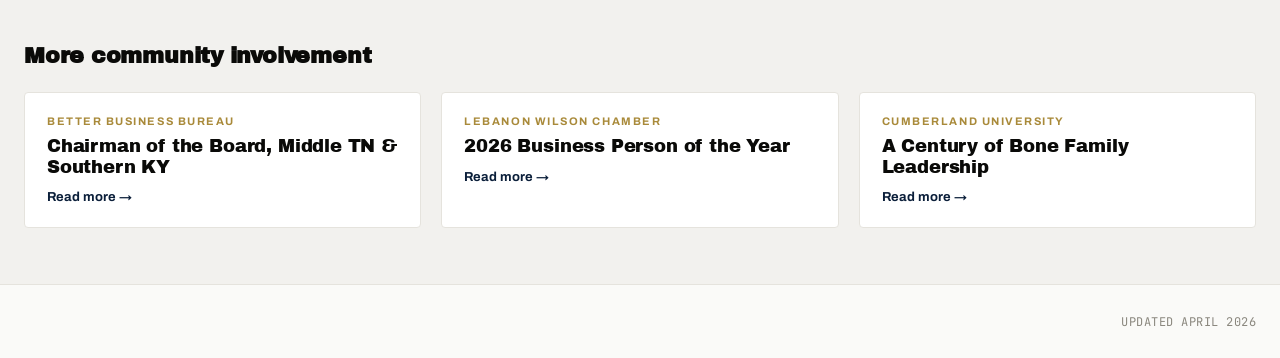
<file: Community/hermitage.html>
<!DOCTYPE html>
<html lang="en">
<head>
<meta charset="UTF-8">
<meta name="viewport" content="width=device-width, initial-scale=1.0">
<title>Andrew Jackson's Hermitage | Board of Trust | Wilson County Motors</title>
<meta name="description" content="Mitchel Bone serves on the Board of Trust for the Andrew Jackson Foundation at The Hermitage in Nashville, Tennessee - overseeing Finance, Development, and Property committees. Wilson County Motors supports the Annual Spring Outing and the Path of Glory installation for America's 250th Anniversary.">
<link rel="canonical" href="https://www.wilsoncountymotors.com/community/hermitage.html">
<meta property="og:title" content="Andrew Jackson's Hermitage | Wilson County Motors">
<meta property="og:description" content="Preserving American legacy. Mitchel Bone serves on the Board of Trust.">
<meta property="og:type" content="article">
<meta property="og:url" content="https://www.wilsoncountymotors.com/community/hermitage.html">
<meta property="og:image" content="https://www.wilsoncountymotors.com/community/assets/hermitage-mansion.jpg">

<link rel="stylesheet" href="assets/wc-design-system.css">
<link rel="stylesheet" href="assets/site-styles.css">

<script type="application/ld+json">
{
  "@context": "https://schema.org",
  "@graph": [
    {
      "@type": "AboutPage",
      "@id": "https://www.wilsoncountymotors.com/community/hermitage.html",
      "url": "https://www.wilsoncountymotors.com/community/hermitage.html",
      "name": "Andrew Jackson's Hermitage - Wilson County Motors",
      "datePublished": "2026-04-20",
      "dateModified": "2026-04-20",
      "about": {
        "@type": "LandmarksOrHistoricalBuildings",
        "name": "The Hermitage - Home of Andrew Jackson",
        "url": "https://thehermitage.com/",
        "address": { "@type": "PostalAddress", "addressLocality": "Nashville", "addressRegion": "TN", "addressCountry": "US" }
      }
    },
    {
      "@type": "BreadcrumbList",
      "itemListElement": [
        { "@type": "ListItem", "position": 1, "name": "Home", "item": "https://www.wilsoncountymotors.com/" },
        { "@type": "ListItem", "position": 2, "name": "Community", "item": "https://www.wilsoncountymotors.com/community/" },
        { "@type": "ListItem", "position": 3, "name": "Andrew Jackson's Hermitage", "item": "https://www.wilsoncountymotors.com/community/hermitage.html" }
      ]
    },
    {
      "@type": "FAQPage",
      "mainEntity": [
        { "@type": "Question", "name": "Who serves on the Andrew Jackson Foundation Board of Trust from Wilson County Motors?", "acceptedAnswer": { "@type": "Answer", "text": "Mitchel Bone, Dealer Principal of Wilson County Chevrolet Buick GMC, serves on the Board of Trust for the Andrew Jackson Foundation. He sits on the Finance, Development, and Property committees." } },
        { "@type": "Question", "name": "What is the Spring Outing at The Hermitage?", "acceptedAnswer": { "@type": "Answer", "text": "The Spring Outing is the Andrew Jackson Foundation's premier annual fundraising event, bringing together Middle Tennessee's top business leaders, philanthropists, and historians. Proceeds directly fund the Foundation's educational programs and the preservation of the 1,120-acre estate." } },
        { "@type": "Question", "name": "What is the Path of Glory at The Hermitage?", "acceptedAnswer": { "@type": "Answer", "text": "The Path of Glory is The Hermitage's commemorative flag installation honoring America's 250th Anniversary. Sponsoring a flag supports the preservation of The Hermitage and commemorates service and sacrifice in American history." } }
      ]
    }
  ]
}
</script>
</head>
<body>
<nav class="breadcrumbs" aria-label="Breadcrumb">
  <div class="container">
    <a href="https://www.wilsoncountymotors.com/">Home</a>
    <span class="sep">/</span>
    <a href="https://www.wilsoncountymotors.com/community/">Community</a>
    <span class="sep">/</span>
    <span class="current">Andrew Jackson&rsquo;s Hermitage</span>
  </div>
</nav>

<main>
  <section class="hero" aria-labelledby="page-title">
    <div class="hero-image"><img src="assets/hermitage-mansion.jpg" alt="Andrew Jackson's Hermitage mansion in Nashville, Tennessee, with American flag and bunting."></div>
    <div class="hero-scrim" aria-hidden="true"></div>
    <div class="hero-inner">
      <p class="eyebrow">Preserving American Legacy</p>
      <h1 class="page-title" id="page-title">Stewards of History.<br>Builders of Tennessee.</h1>
      <p class="lede">Andrew Jackson&rsquo;s Hermitage is a cornerstone of American history and a vital economic pillar of modern Tennessee. Mitchel Bone proudly serves on the Board of Trust, applying decades of business acumen to preserve the legacy of our nation&rsquo;s seventh President.</p>
    </div>
  </section>

  <section aria-labelledby="impact-title">
    <div class="container">
      <div class="two-col">
        <div>
          <p class="eyebrow">Historical Significance</p>
          <h2 class="section-title" id="impact-title">The Architect of the Modern Presidency.</h2>
          <div class="prose">
            <p>Andrew Jackson fundamentally transformed the American political landscape. Rising from frontier poverty to become a self-made military hero and the seventh President of the United States, Jackson championed the power of the common citizen and permanently expanded the authority of the executive branch. His leadership during the Battle of New Orleans forged an indomitable national identity.</p>
            <p><strong>The economic reality of preservation:</strong> today The Hermitage is much more than a 1,120-acre historical site &mdash; it is a major economic engine for Middle Tennessee, drawing hundreds of thousands of visitors annually, sustaining local jobs, and funding educational initiatives across the state.</p>
            <p>At Wilson County Motors, we recognize that preserving our history requires rigorous financial stewardship. Supporting The Hermitage is an investment in the cultural and economic vitality of the region we have called home since 1927.</p>
          </div>
        </div>
        <div>
          <figure class="img-frame">
            <img src="assets/andrew-jackson.jpg" alt="Portrait of President Andrew Jackson, the seventh President of the United States." style="aspect-ratio:1/1; object-fit:cover;">
            <figcaption class="caption">
              <div class="label">President Andrew Jackson</div>
              <div class="sub">Seventh President of the United States</div>
            </figcaption>
          </figure>
        </div>
      </div>
    </div>
  </section>

  <section class="section-alt" aria-labelledby="steward-title">
    <div class="container">
      <div style="display:grid; grid-template-columns: 5fr 7fr; gap:64px; align-items:start;" class="two-col">
        <div>
          <p class="eyebrow">Executive Stewardship</p>
          <h2 class="section-title" id="steward-title">Board of Trust Service.</h2>
          <p class="lede" style="margin-bottom:24px;">As a member of the Board of Trust for the Andrew Jackson Foundation, Mitchel Bone is directly involved in the strategic, financial, and physical oversight of the estate.</p>

          <div style="display:flex; flex-direction:column; gap:14px;">
            <article style="background:#fff; padding:20px 22px; border:1px solid var(--border-hairline); border-radius:4px;">
              <h3 style="font-size:18px; margin-bottom:6px;">Finance Committee</h3>
              <p style="font-family:var(--font-serif); font-size:15px; line-height:1.55; color:var(--fg-2); margin:0;">Ensuring the long-term fiscal health of the Foundation, optimizing budgets, and securing the endowment for future generations.</p>
            </article>
            <article style="background:#fff; padding:20px 22px; border:1px solid var(--border-hairline); border-radius:4px;">
              <h3 style="font-size:18px; margin-bottom:6px;">Development Committee</h3>
              <p style="font-family:var(--font-serif); font-size:15px; line-height:1.55; color:var(--fg-2); margin:0;">Driving capital campaigns, securing grants, and expanding donor networks to fund preservation and educational operations.</p>
            </article>
            <article style="background:#fff; padding:20px 22px; border:1px solid var(--border-hairline); border-radius:4px;">
              <h3 style="font-size:18px; margin-bottom:6px;">Property Committee</h3>
              <p style="font-family:var(--font-serif); font-size:15px; line-height:1.55; color:var(--fg-2); margin:0;">Overseeing the maintenance, restoration, and archaeological integrity of the 1,120-acre National Historic Landmark.</p>
            </article>
          </div>
        </div>

        <div style="background:#fff; padding:32px; border:1px solid var(--border-hairline); border-radius:4px;">
          <p class="eyebrow">Historical Truth</p>
          <h2 class="section-title" style="font-size:28px;" id="cemetery-title">The 2024 Enslaved Cemetery Discovery.</h2>
          <div class="prose">
            <p>True historical stewardship demands an unvarnished commitment to the complete story of our past. In 2024, following a meticulous, year-long project of research, ground-penetrating radar, and expert archaeological surveying, The Hermitage publicly revealed the location of the enslaved cemetery on the property.</p>
            <p>This monumental discovery brought to light the final resting place of the men, women, and children who lived, worked, and died in bondage at The Hermitage. We cannot understand the full scope of Andrew Jackson&rsquo;s life, or the economic realities of the 19th-century South, without honoring the lives of the enslaved individuals who built and maintained the estate.</p>
            <p>Wilson County Motors proudly supports the Foundation&rsquo;s ongoing efforts to protect this sacred ground, conduct further respectful research, and ensure that every individual who shaped the history of The Hermitage is remembered with dignity and truth.</p>
          </div>
        </div>
      </div>
    </div>
  </section>

  <section aria-labelledby="spring-title">
    <div class="container">
      <div class="two-col">
        <div>
          <figure class="img-frame">
            <img src="assets/spring-outing.webp" alt="Guests at the Andrew Jackson Foundation&rsquo;s Annual Spring Outing fundraising event.">
            <figcaption class="caption">
              <div class="label">The Annual Spring Outing</div>
              <div class="sub">Signature philanthropy</div>
            </figcaption>
          </figure>
        </div>
        <div>
          <p class="eyebrow">Signature Event</p>
          <h2 class="section-title" id="spring-title">The Annual Spring Outing.</h2>
          <div class="prose">
            <p>The Spring Outing is the Andrew Jackson Foundation&rsquo;s premier fundraising event, bringing together Middle Tennessee&rsquo;s top business leaders, philanthropists, and historians. This vital initiative directly funds the Foundation&rsquo;s educational programs &mdash; reaching thousands of students annually &mdash; and ensures the continued preservation of the estate.</p>
            <p>Mitchel Bone and the Wilson County Motors team proudly champion this event as an investment in the future of our state&rsquo;s historical literacy.</p>
          </div>
          <a href="https://thehermitage.com/spring-outing" target="_blank" rel="noopener" class="btn btn-primary" style="margin-top:16px;">Support the Spring Outing &rarr;</a>
        </div>
      </div>
    </div>
  </section>

  <section class="section-dark" aria-labelledby="path-title">
    <div class="container">
      <div class="two-col">
        <div>
          <p class="eyebrow eyebrow-on-dark">Semiquincentennial Celebration</p>
          <h2 class="section-title" id="path-title">The Path of Glory: America&rsquo;s 250th Anniversary.</h2>
          <p class="lede">As the nation approaches its 250th Anniversary, The Hermitage is commemorating this milestone with the Path of Glory &mdash; a powerful visual tribute honoring the service, sacrifice, and enduring spirit of the American people who forged our nation.</p>
          <p class="lede" style="margin-top:20px;">Wilson County Motors is calling on our community to participate. By sponsoring a flag along the Path of Glory, you directly support the preservation of The Hermitage while cementing your family&rsquo;s or business&rsquo;s legacy in this once-in-a-generation celebration of American resilience.</p>
          <a href="https://thehermitage.com/path-of-glory" target="_blank" rel="noopener" class="btn btn-on-dark" style="margin-top:24px;">Sponsor a Flag Today &rarr;</a>
        </div>
        <div>
          <figure class="img-frame" style="background:transparent; border:none; box-shadow:none;">
            <img src="assets/american-flag.webp" alt="American flag waving, representing the Path of Glory installation at The Hermitage." style="border-radius:4px;">
          </figure>
        </div>
      </div>
    </div>
  </section>

  <section class="section-alt" aria-labelledby="faq-title">
    <div class="container-narrow">
      <p class="eyebrow">Frequently Asked Questions</p>
      <h2 class="section-title" id="faq-title">About The Hermitage Partnership.</h2>
      <div class="faq-list">
        <details>
          <summary>Who from Wilson County Motors serves on the Andrew Jackson Foundation Board?</summary>
          <p class="faq-answer">Mitchel Bone, Dealer Principal of Wilson County Chevrolet Buick GMC, serves on the Board of Trust for the Andrew Jackson Foundation. He is a member of the Finance, Development, and Property committees.</p>
        </details>
        <details>
          <summary>What is the Spring Outing at The Hermitage?</summary>
          <p class="faq-answer">The Spring Outing is the Andrew Jackson Foundation&rsquo;s premier annual fundraising event. Proceeds directly fund the Foundation&rsquo;s educational programs and the preservation of the 1,120-acre estate.</p>
        </details>
        <details>
          <summary>What is the Path of Glory?</summary>
          <p class="faq-answer">The Path of Glory is The Hermitage&rsquo;s commemorative flag installation honoring America&rsquo;s 250th Anniversary. Sponsoring a flag supports the ongoing preservation of The Hermitage.</p>
        </details>
        <details>
          <summary>How large is The Hermitage?</summary>
          <p class="faq-answer">The Hermitage is a 1,120-acre National Historic Landmark located in Nashville, Tennessee, drawing hundreds of thousands of visitors annually.</p>
        </details>
      </div>
    </div>
  </section>

  <section class="see-also" aria-labelledby="seealso-title">
    <div class="container">
      <h2 id="seealso-title">More community involvement</h2>
      <div class="see-also-grid">
        <a href="bbb.html" class="see-also-card"><div class="eyebrow">Better Business Bureau</div><div class="title">Chairman of the Board, Middle TN &amp; Southern KY</div><div class="arrow">Read more &rarr;</div></a>
        <a href="business-person-of-the-year.html" class="see-also-card"><div class="eyebrow">Lebanon Wilson Chamber</div><div class="title">2026 Business Person of the Year</div><div class="arrow">Read more &rarr;</div></a>
        <a href="cumberland-university.html" class="see-also-card"><div class="eyebrow">Cumberland University</div><div class="title">A Century of Bone Family Leadership</div><div class="arrow">Read more &rarr;</div></a>
      </div>
    </div>
  </section>

  <div class="container" style="padding:24px; text-align:right;">
    <span class="updated-stamp">Updated April 2026</span>
  </div>
</main>
</body>
</html>
</file>
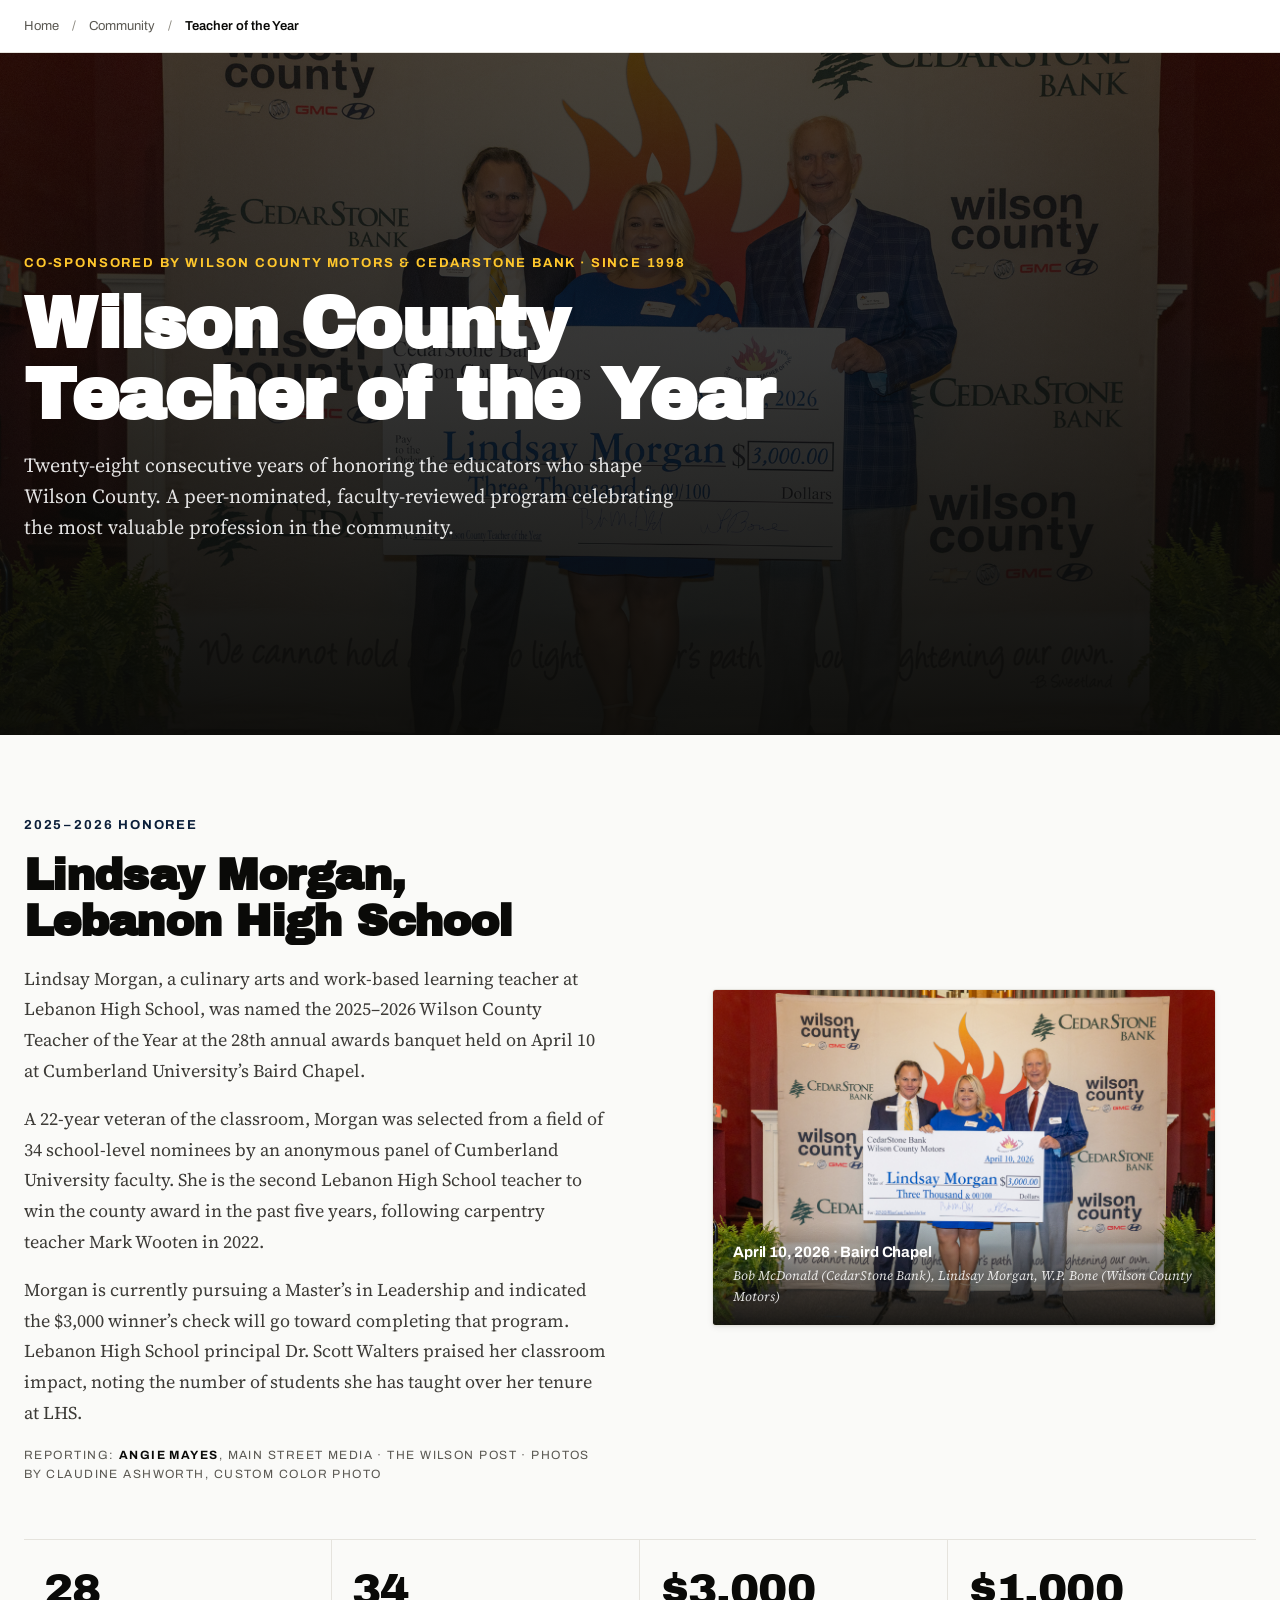
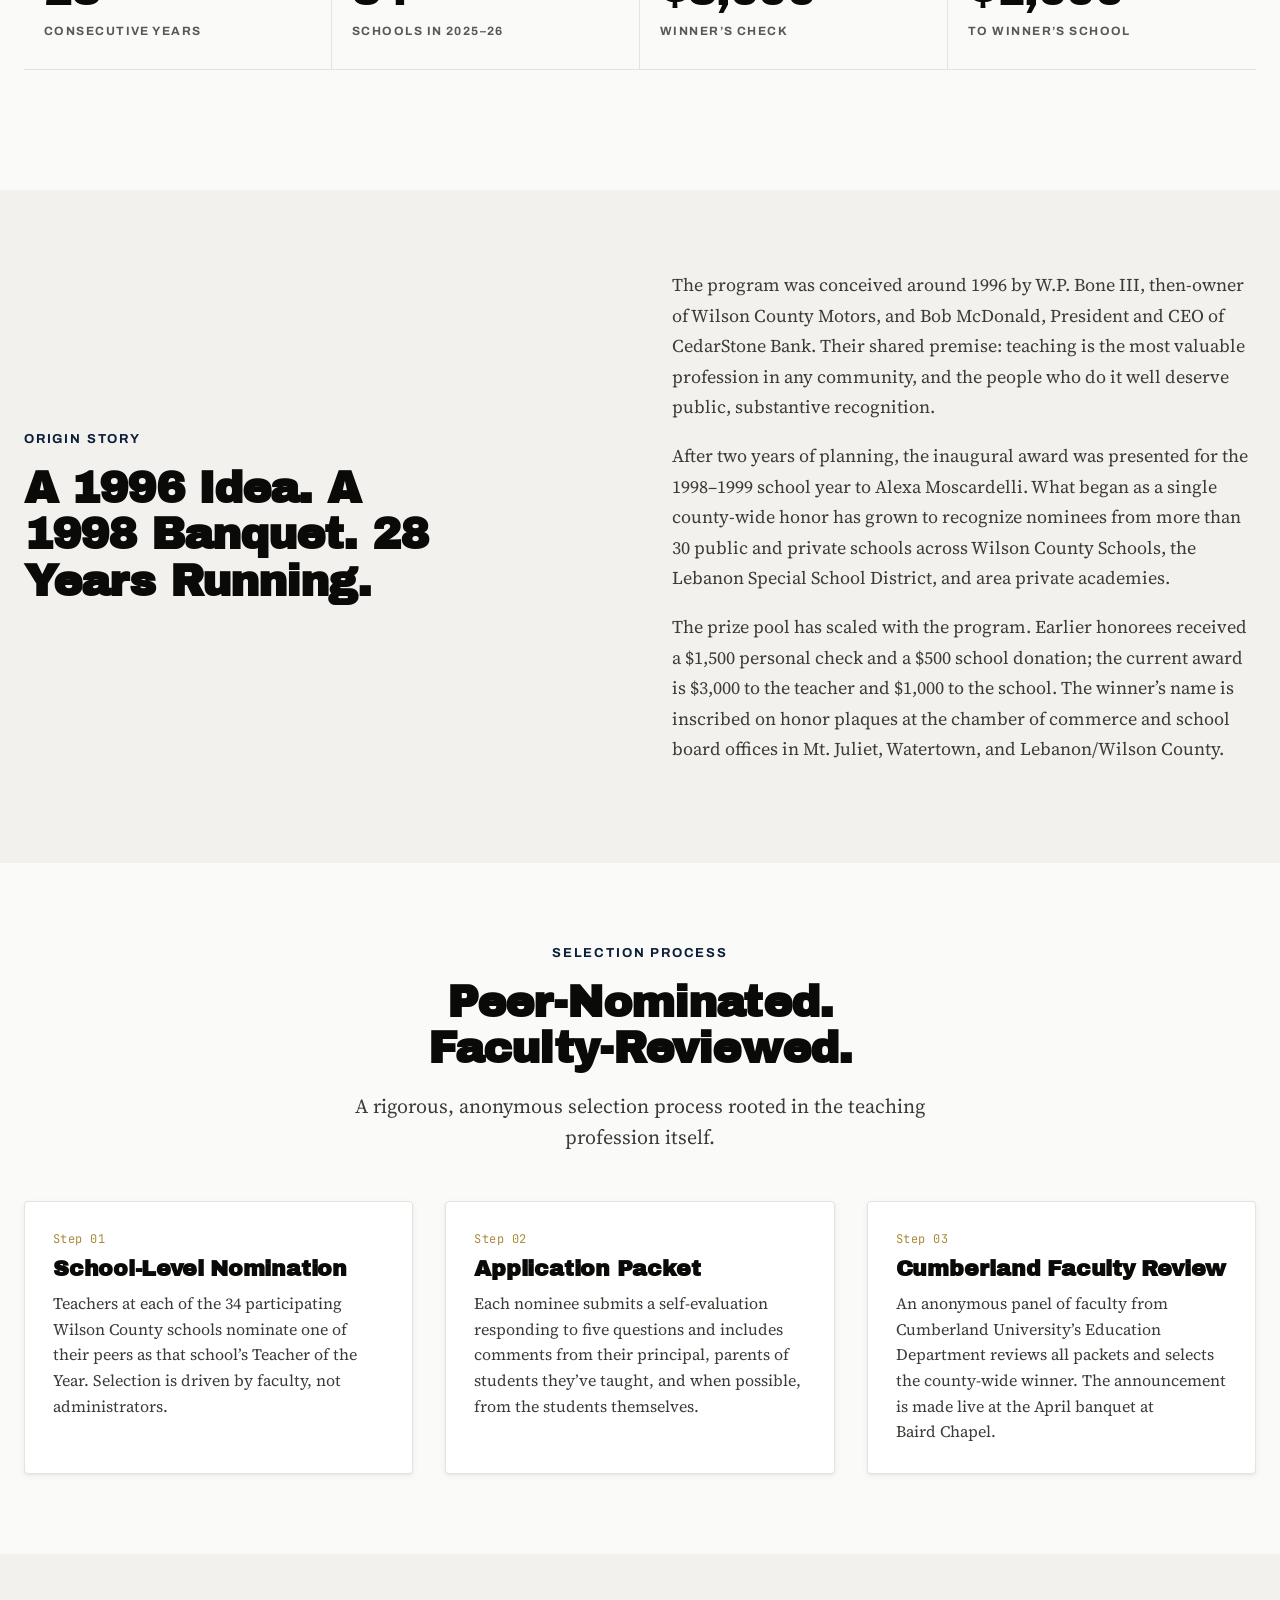
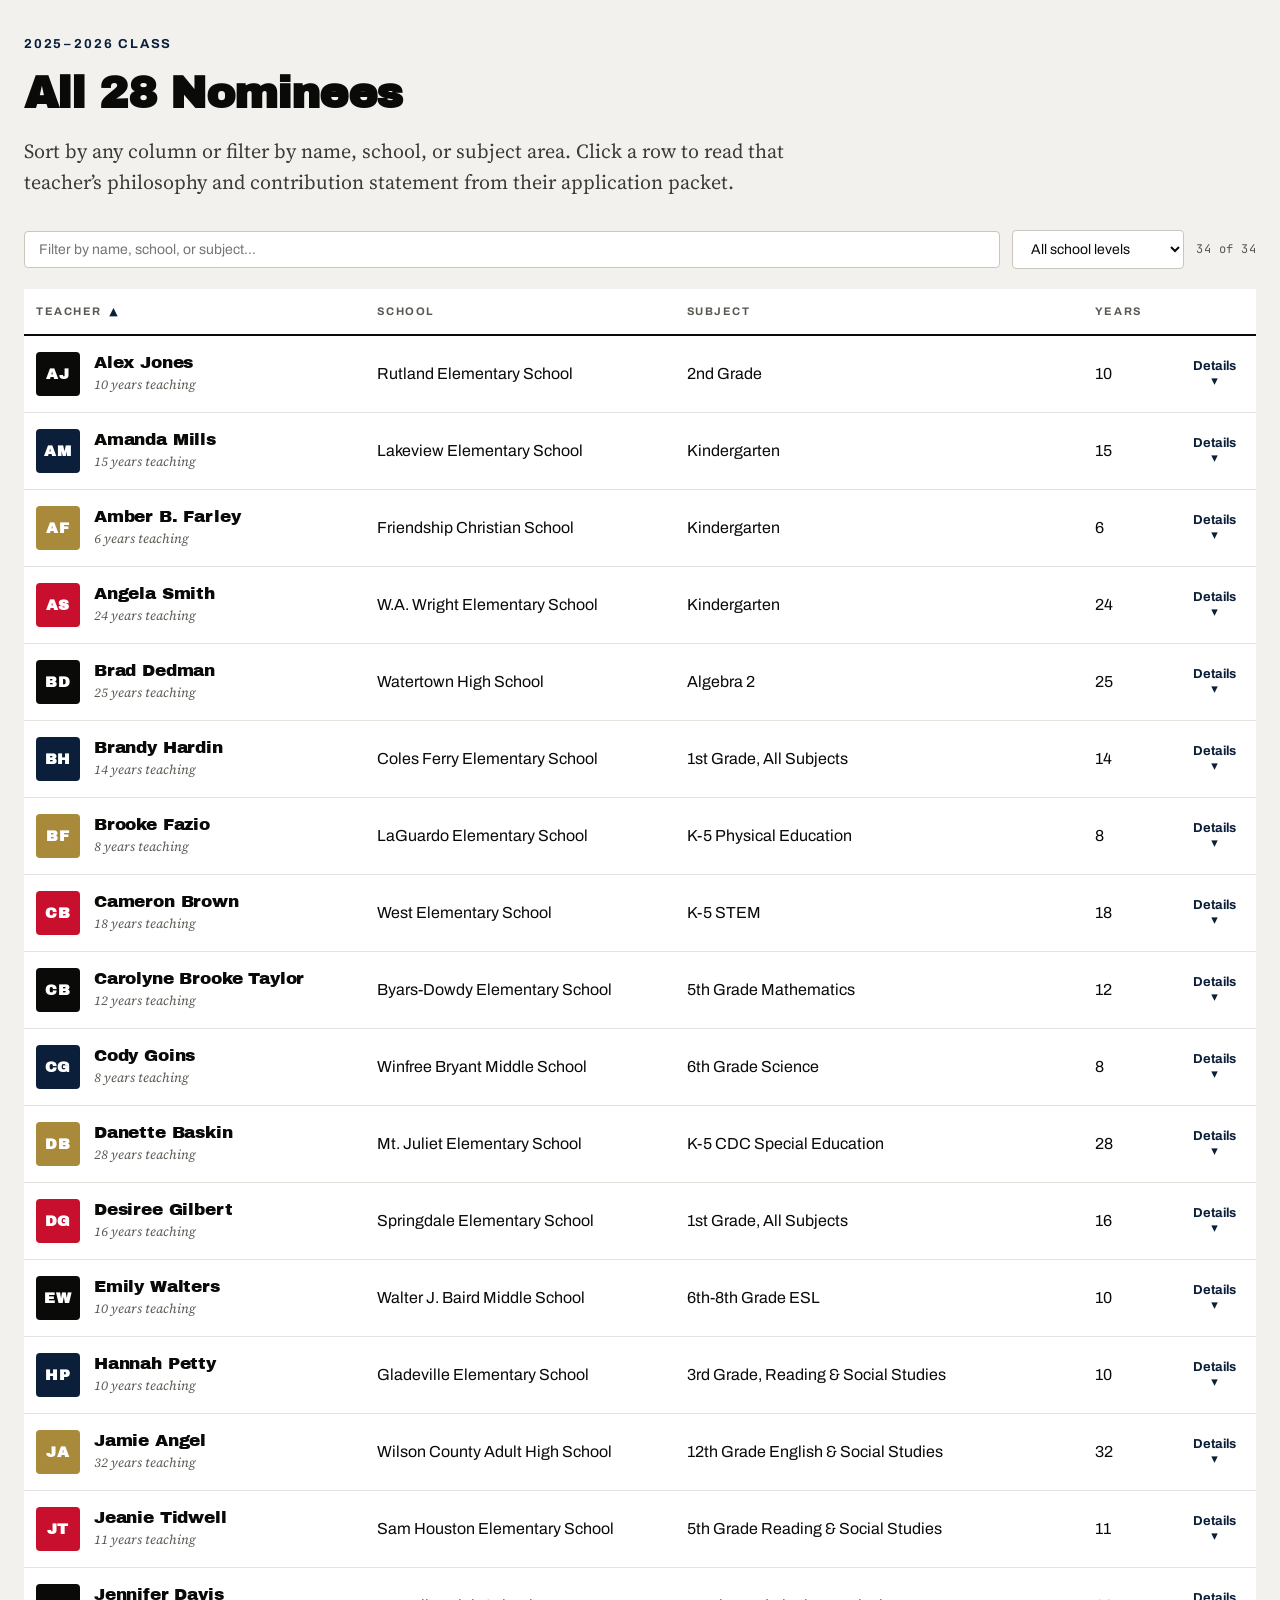
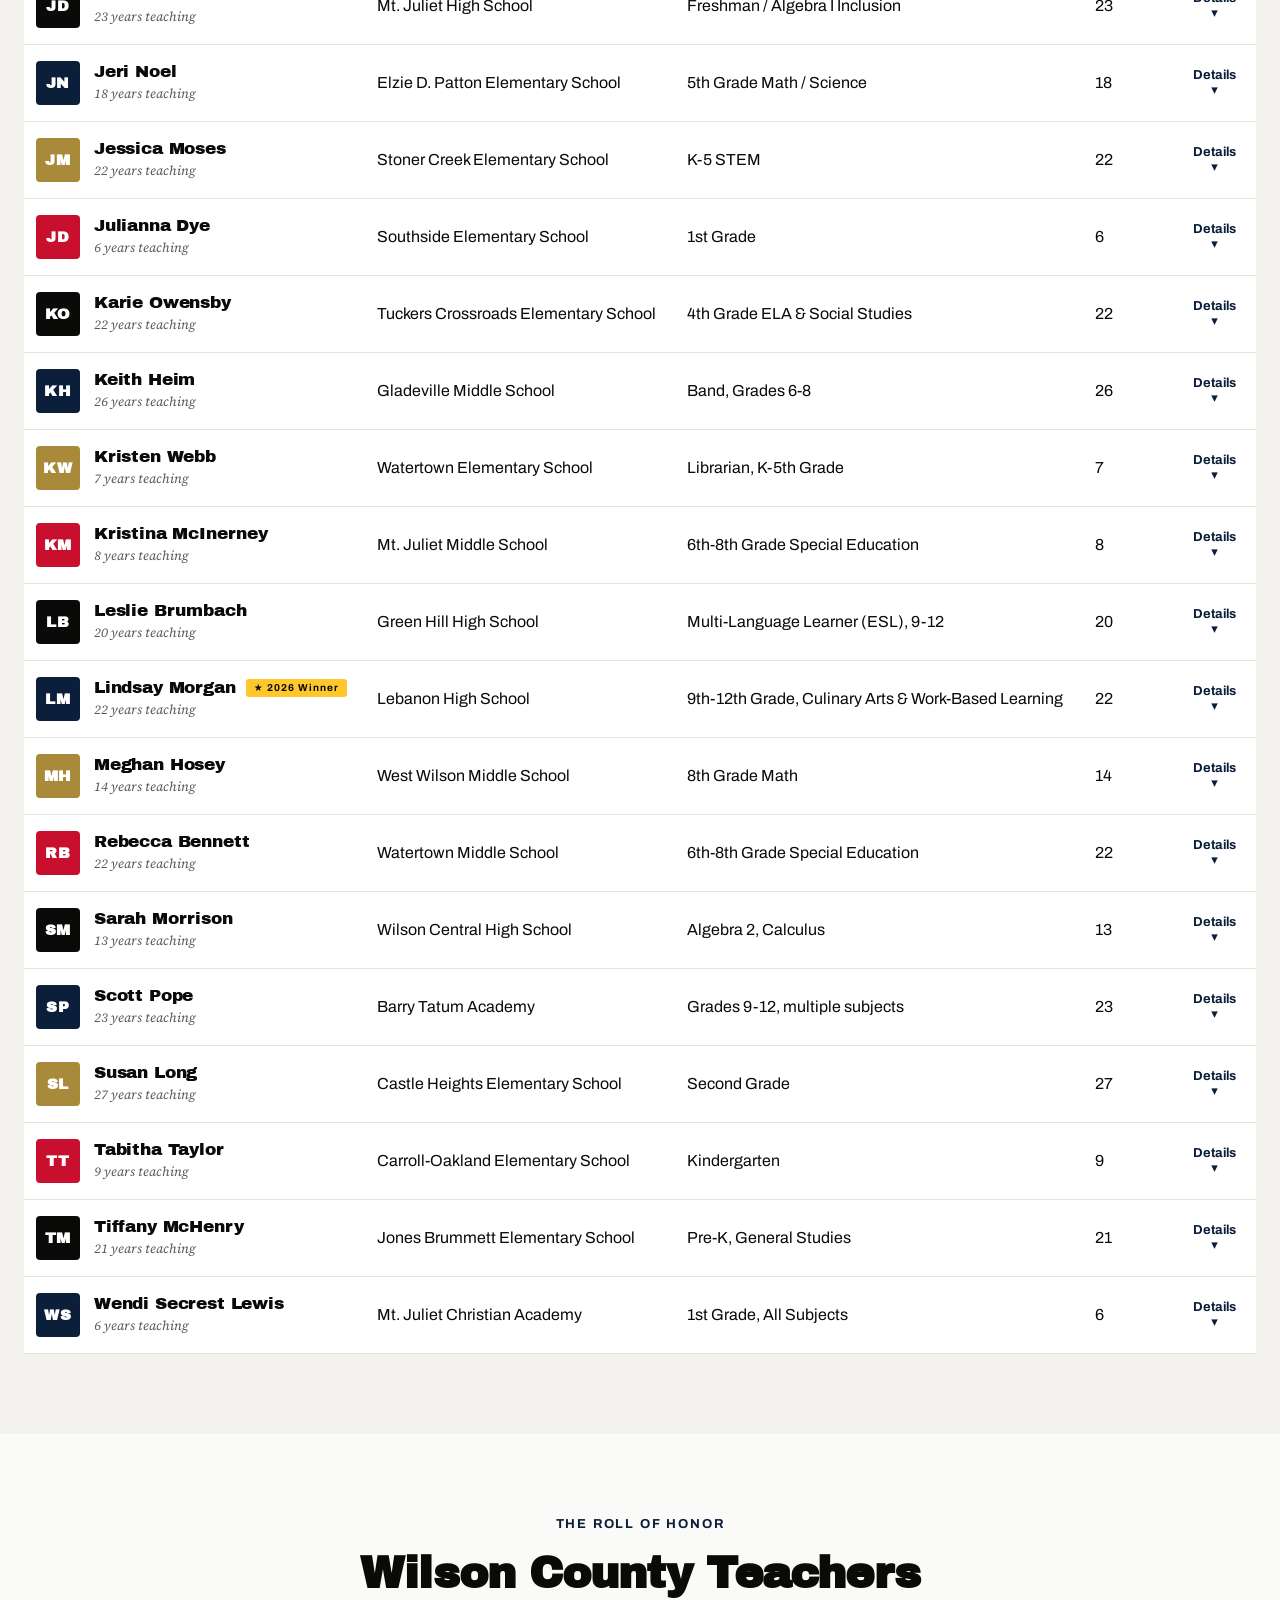
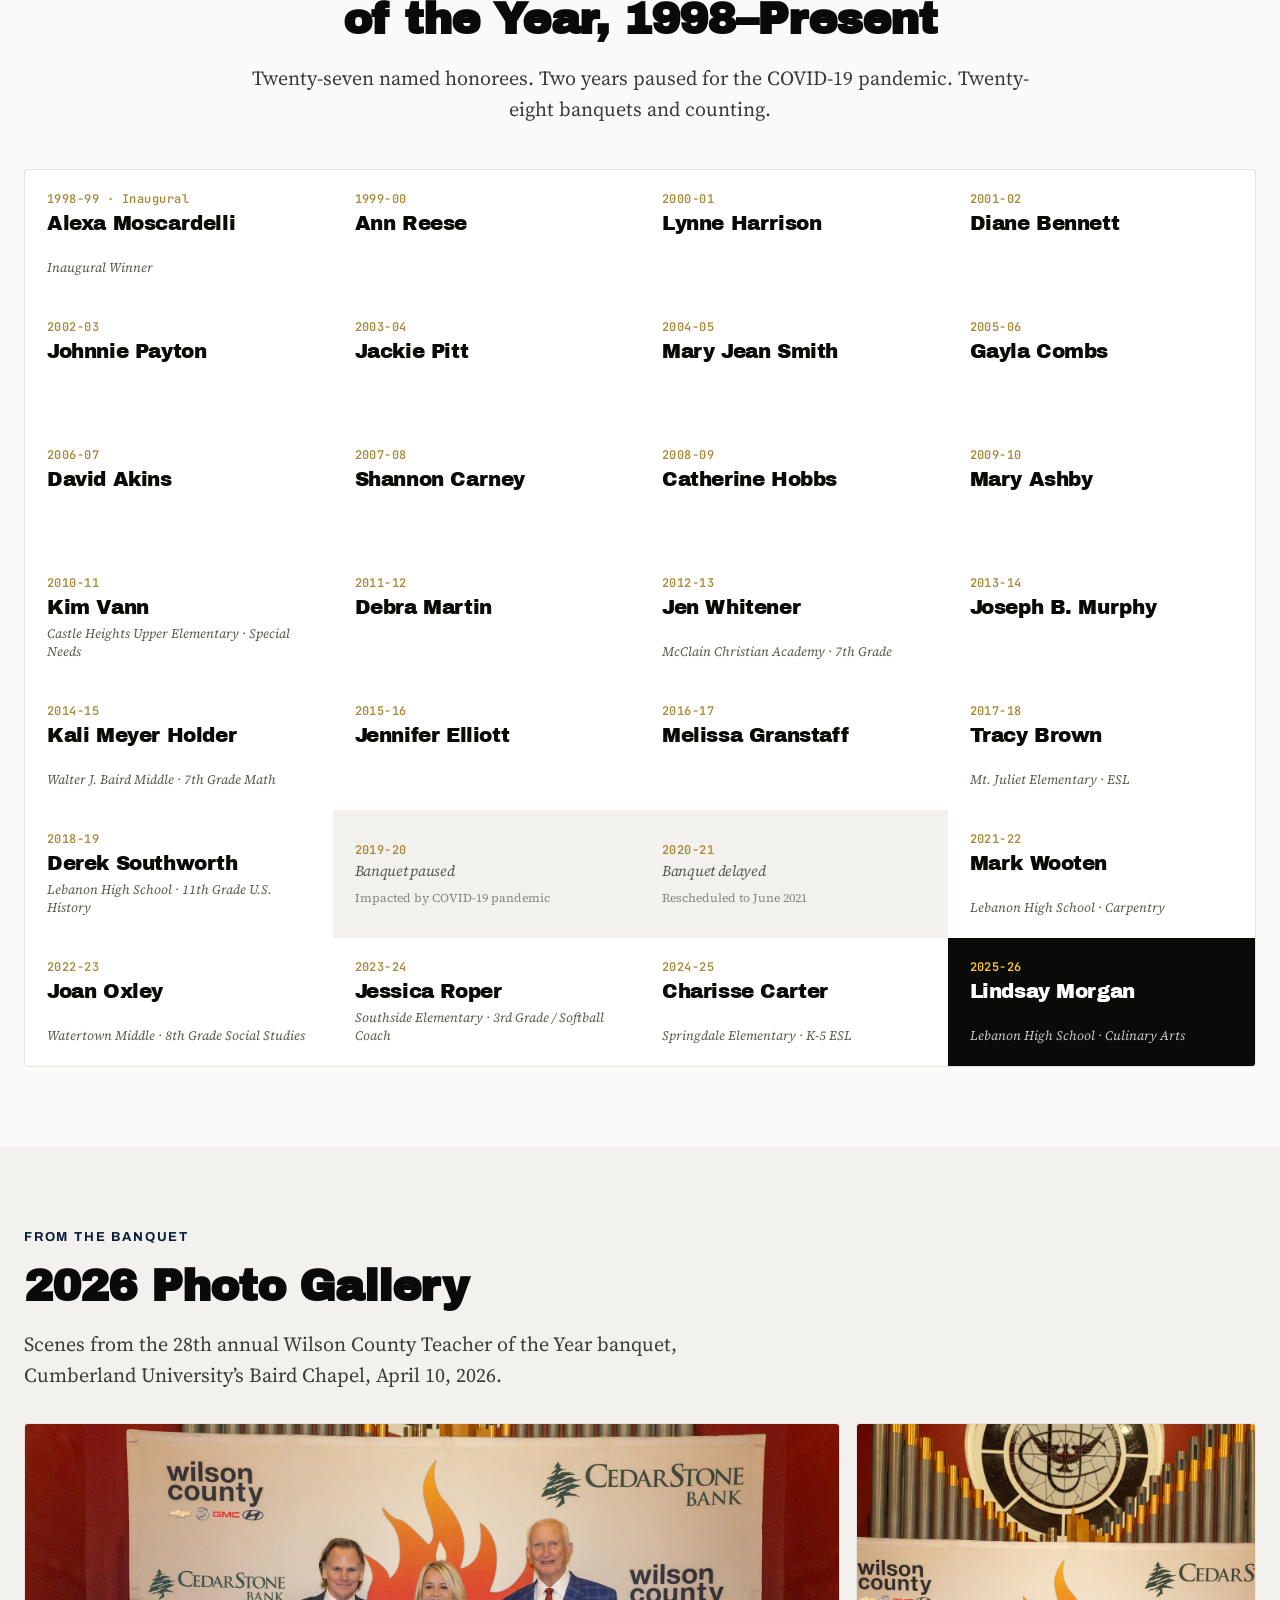
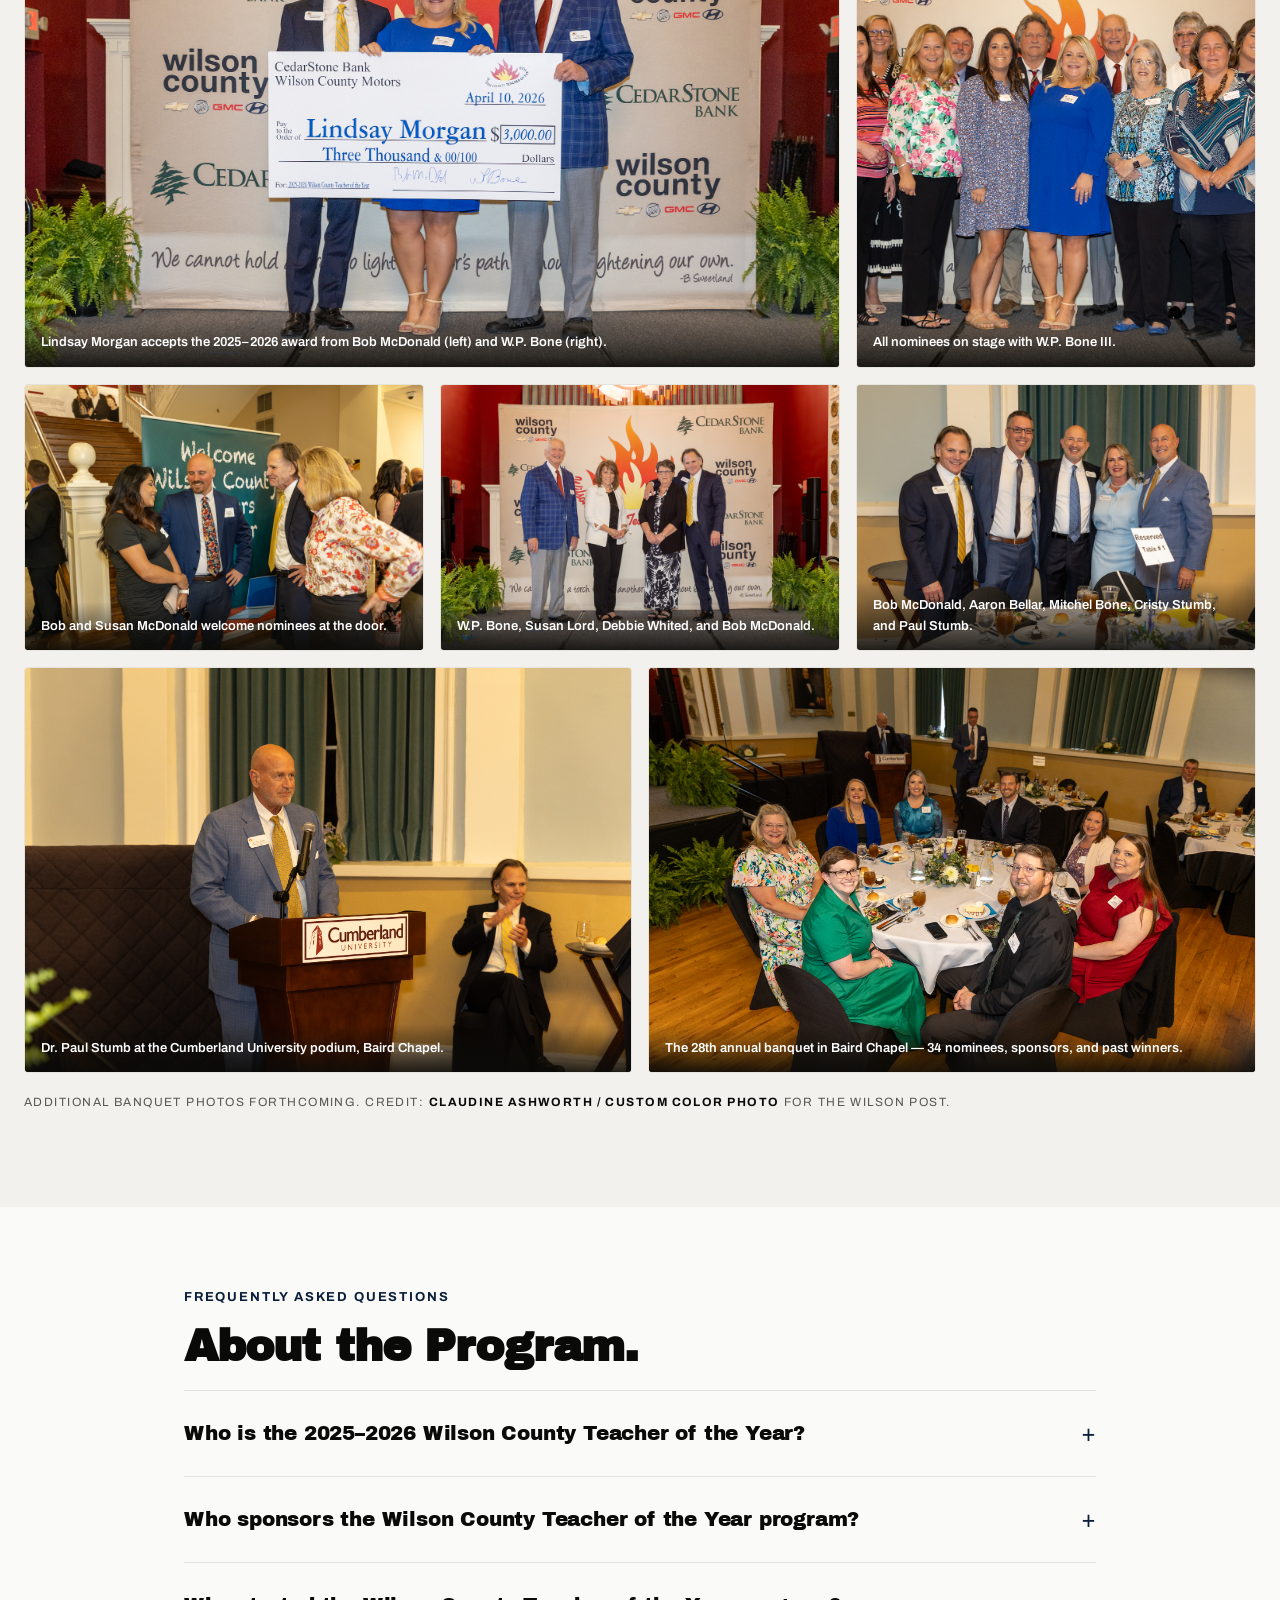
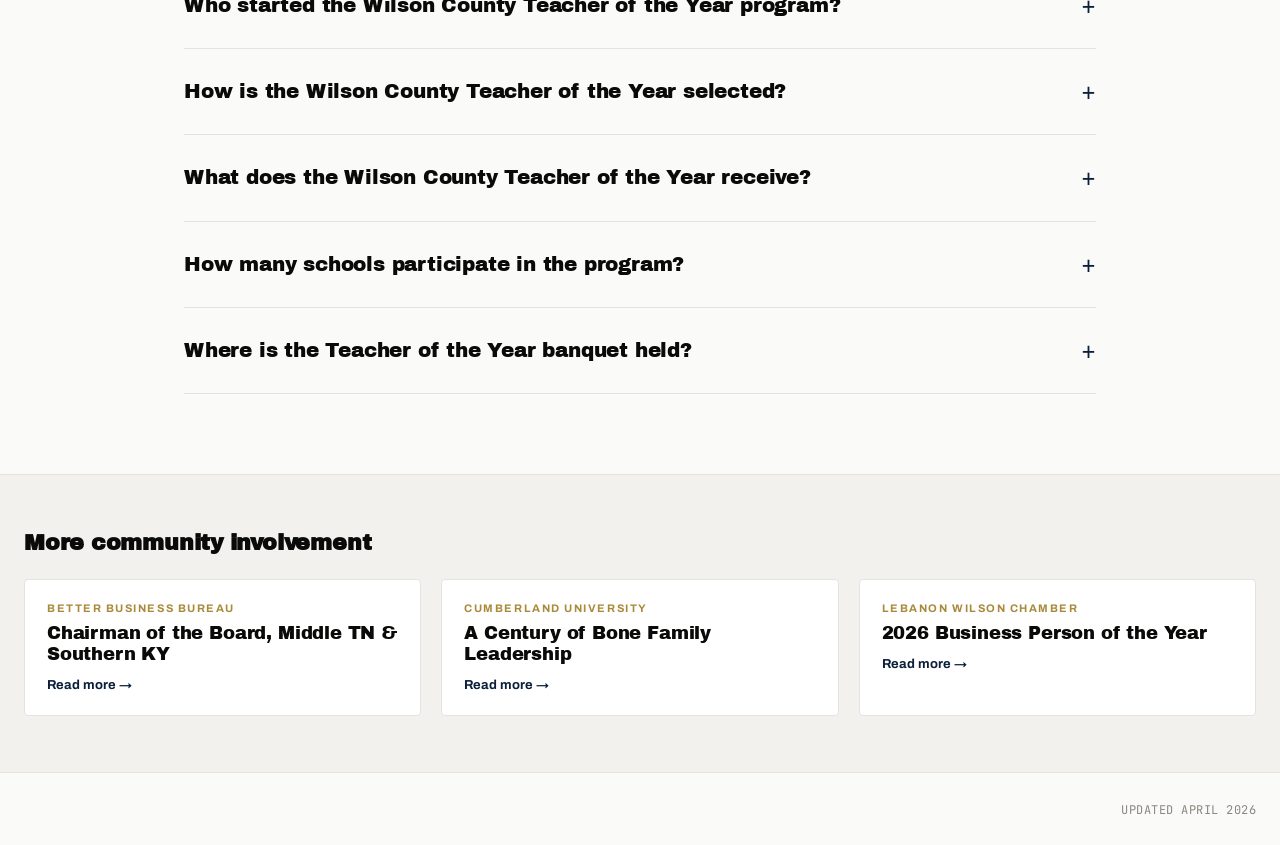
<file: Community/teacher-of-the-year.html>
<!DOCTYPE html>
<html lang="en">
<head>
<meta charset="UTF-8">
<meta name="viewport" content="width=device-width, initial-scale=1.0">
<title>Wilson County Teacher of the Year | 28 Years of Honoring Educators | Wilson County Motors</title>
<meta name="description" content="Lindsay Morgan of Lebanon High School is the 2025-2026 Wilson County Teacher of the Year. Co-sponsored by Wilson County Motors and CedarStone Bank since 1998, the program has honored 28 years of outstanding educators across Wilson County, Tennessee.">
<link rel="canonical" href="https://www.wilsoncountymotors.com/community/teacher-of-the-year.html">
<meta property="og:title" content="Wilson County Teacher of the Year | Wilson County Motors">
<meta property="og:description" content="28 years of honoring Wilson County educators. Co-sponsored by Wilson County Motors and CedarStone Bank.">
<meta property="og:type" content="article">
<meta property="og:url" content="https://www.wilsoncountymotors.com/community/teacher-of-the-year.html">
<meta property="og:image" content="https://www.wilsoncountymotors.com/community/assets/toty-2026-winner.jpg">

<link rel="stylesheet" href="assets/wc-design-system.css">
<link rel="stylesheet" href="assets/site-styles.css">

<style>
/* Page-specific */
.winner-hero-img { aspect-ratio: 3/2; object-fit: cover; }
.stat-row { display: grid; grid-template-columns: repeat(4, 1fr); gap: 0; border-top: 1px solid var(--border-hairline); border-bottom: 1px solid var(--border-hairline); margin: 40px 0; }
.stat-row > div { padding: 28px 20px; border-right: 1px solid var(--border-hairline); }
.stat-row > div:last-child { border-right: 0; }
.stat-row .num { font-family: var(--font-display); font-size: 44px; letter-spacing: -0.02em; line-height: 1; color: var(--wc-ink-900); }
.stat-row .lbl { font-family: var(--font-ui); font-size: 12px; letter-spacing: 0.12em; text-transform: uppercase; color: var(--fg-3); margin-top: 10px; font-weight: 700; }
@media (max-width: 768px) { .stat-row { grid-template-columns: repeat(2, 1fr); } .stat-row > div:nth-child(2) { border-right: 0; } .stat-row > div:nth-child(1), .stat-row > div:nth-child(2) { border-bottom: 1px solid var(--border-hairline); } }

/* Nominee table */
.toc-controls { display: flex; gap: 12px; flex-wrap: wrap; margin-bottom: 20px; align-items: center; }
.toc-controls input, .toc-controls select { font-family: var(--font-ui); font-size: 14px; padding: 10px 14px; border: 1px solid var(--border-strong); border-radius: 4px; background: #fff; color: var(--wc-ink-900); }
.toc-controls input { flex: 1; min-width: 220px; }
.toc-count { font-family: var(--font-mono); font-size: 12px; color: var(--fg-3); margin-left: auto; letter-spacing: 0.04em; }
.nominee-table { width: 100%; border-collapse: collapse; font-family: var(--font-ui); }
.nominee-table thead th { text-align: left; padding: 14px 12px; font-size: 11px; letter-spacing: 0.14em; text-transform: uppercase; color: var(--fg-3); font-weight: 700; border-bottom: 2px solid var(--wc-ink-900); cursor: pointer; user-select: none; white-space: nowrap; background: #fff; }
.nominee-table thead th:hover { color: var(--fg-accent); }
.nominee-table thead th .sort { display: inline-block; width: 10px; margin-left: 4px; color: var(--fg-muted); }
.nominee-table thead th.sort-asc .sort::after { content: "▲"; color: var(--fg-accent); }
.nominee-table thead th.sort-desc .sort::after { content: "▼"; color: var(--fg-accent); }
.nominee-row { border-bottom: 1px solid var(--border-hairline); background: #fff; transition: background 120ms ease; }
.nominee-row:hover { background: var(--wc-ink-050, #f5f4f0); }
.nominee-row > td { padding: 16px 12px; vertical-align: middle; }
.nominee-row .mono-cell { display: flex; align-items: center; gap: 14px; }
.mono-initials { width: 44px; height: 44px; flex-shrink: 0; border-radius: 4px; background: var(--wc-ink-900); color: #fff; display: inline-flex; align-items: center; justify-content: center; font-family: var(--font-display); font-size: 15px; letter-spacing: 0.04em; font-weight: 900; }
.mono-initials.tan { background: var(--wc-tan-500); }
.mono-initials.blue { background: var(--wc-blue-700); }
.mono-initials.red { background: var(--wc-red-500); }
.mono-initials.ink { background: var(--wc-ink-900); }
.nominee-name { font-family: var(--font-display); font-size: 17px; letter-spacing: -0.01em; color: var(--wc-ink-900); line-height: 1.15; }
.nominee-name.winner::after { content: "★ 2026 Winner"; display: inline-block; margin-left: 10px; padding: 3px 8px; background: var(--wc-gold-500); color: var(--wc-ink-900); font-family: var(--font-ui); font-size: 10px; font-weight: 700; letter-spacing: 0.1em; border-radius: 3px; vertical-align: 2px; }
.nominee-sub { font-family: var(--font-serif); font-style: italic; font-size: 13px; color: var(--fg-3); margin-top: 2px; }
.nominee-expand { cursor: pointer; background: transparent; border: 0; color: var(--fg-accent); font-family: var(--font-ui); font-weight: 700; font-size: 13px; padding: 4px 8px; }
.nominee-expand-row { display: none; }
.nominee-expand-row.open { display: table-row; }
.nominee-expand-row td { background: var(--wc-ink-100); padding: 24px 28px; border-bottom: 1px solid var(--border-hairline); }
.nominee-expand-row .field { margin-bottom: 14px; }
.nominee-expand-row .field:last-child { margin-bottom: 0; }
.nominee-expand-row .lbl { font-family: var(--font-ui); font-size: 11px; letter-spacing: 0.14em; text-transform: uppercase; color: var(--wc-tan-500); font-weight: 700; margin-bottom: 4px; }
.nominee-expand-row .val { font-family: var(--font-serif); font-size: 15px; line-height: 1.6; color: var(--fg-1); }
@media (max-width: 768px) {
  .nominee-table thead { display: none; }
  .nominee-table, .nominee-table tbody, .nominee-row, .nominee-row td { display: block; width: 100%; }
  .nominee-row { padding: 16px; }
  .nominee-row > td { padding: 4px 0; border: 0; }
  .nominee-row > td[data-hide-mobile] { display: none; }
}

/* Past winners wall */
.honor-wall { display: grid; grid-template-columns: repeat(4, 1fr); gap: 0; border: 1px solid var(--border-hairline); border-radius: 4px; overflow: hidden; background: var(--border-hairline); }
@media (max-width: 900px) { .honor-wall { grid-template-columns: repeat(2, 1fr); } }
@media (max-width: 520px) { .honor-wall { grid-template-columns: 1fr; } }
.honor-cell { background: #fff; padding: 20px 22px; display: flex; flex-direction: column; gap: 4px; min-height: 128px; position: relative; }
.honor-cell.gap { background: var(--wc-ink-100); justify-content: center; align-items: flex-start; }
.honor-cell .yr { font-family: var(--font-mono); font-size: 12px; letter-spacing: 0.04em; color: var(--wc-tan-500); font-weight: 600; }
.honor-cell .nm { font-family: var(--font-display); font-size: 20px; letter-spacing: -0.02em; line-height: 1.1; color: var(--wc-ink-900); }
.honor-cell .sch { font-family: var(--font-serif); font-style: italic; font-size: 13px; color: var(--fg-3); line-height: 1.4; margin-top: auto; }
.honor-cell.current { background: var(--wc-ink-900); color: #fff; }
.honor-cell.current .yr { color: var(--wc-gold-500); }
.honor-cell.current .nm { color: #fff; }
.honor-cell.current .sch { color: rgba(255,255,255,0.78); }
.honor-cell.gap .nm { font-size: 15px; font-style: italic; font-family: var(--font-serif); color: var(--fg-3); }
.honor-cell.gap .sch { font-size: 12px; color: var(--fg-muted); margin-top: 6px; font-style: normal; }

/* Gallery */
.gallery-grid { display: grid; grid-template-columns: repeat(12, 1fr); gap: 16px; }
.gallery-item { background: var(--wc-ink-100); border: 1px solid var(--border-hairline); overflow: hidden; border-radius: 4px; position: relative; min-height: 180px; }
.gallery-item.span-6 { grid-column: span 6; }
.gallery-item.span-4 { grid-column: span 4; }
.gallery-item.span-3 { grid-column: span 3; }
.gallery-item.span-8 { grid-column: span 8; }
.gallery-item img { width: 100%; height: 100%; object-fit: cover; display: block; }
.gallery-item .gphold { width: 100%; height: 100%; min-height: 220px; display: flex; flex-direction: column; align-items: center; justify-content: center; padding: 24px; text-align: center; border: 1px dashed var(--border-strong); }
.gallery-item .gphold .tag { font-family: var(--font-ui); font-size: 10px; letter-spacing: 0.14em; text-transform: uppercase; color: var(--wc-tan-500); font-weight: 700; margin-bottom: 8px; }
.gallery-item .gphold .desc { font-family: var(--font-serif); font-style: italic; font-size: 14px; color: var(--fg-3); max-width: 260px; line-height: 1.5; }
.gallery-item .cap { position: absolute; bottom: 0; left: 0; right: 0; padding: 14px 16px; background: linear-gradient(to top, rgba(10,10,8,0.88), rgba(10,10,8,0)); color: #fff; font-family: var(--font-ui); font-size: 13px; font-weight: 600; }
@media (max-width: 900px) { .gallery-grid { grid-template-columns: repeat(6, 1fr); } .gallery-item.span-8, .gallery-item.span-4, .gallery-item.span-3 { grid-column: span 6; } }

/* Pull quote attribution style */
.source-credit { font-family: var(--font-ui); font-size: 12px; letter-spacing: 0.12em; text-transform: uppercase; color: var(--fg-3); margin-top: 10px; }
.source-credit strong { color: var(--wc-ink-900); }
</style>

<script type="application/ld+json">
{
  "@context": "https://schema.org",
  "@graph": [
    {
      "@type": "Article",
      "@id": "https://www.wilsoncountymotors.com/community/teacher-of-the-year.html",
      "url": "https://www.wilsoncountymotors.com/community/teacher-of-the-year.html",
      "headline": "Wilson County Teacher of the Year - 28 Years of Honoring Educators",
      "datePublished": "2026-04-11",
      "dateModified": "2026-04-21",
      "image": "https://www.wilsoncountymotors.com/community/assets/toty-2026-winner.jpg",
      "author": { "@type": "Organization", "name": "Wilson County Motors" },
      "publisher": { "@type": "Organization", "name": "Wilson County Motors", "logo": { "@type": "ImageObject", "url": "https://www.wilsoncountymotors.com/community/assets/logo-wordmark.png" } },
      "about": {
        "@type": "Award",
        "name": "Wilson County Teacher of the Year",
        "description": "An annual recognition program for outstanding educators in Wilson County, Tennessee, co-sponsored by Wilson County Motors and CedarStone Bank since the 1998-1999 school year.",
        "sponsor": [
          { "@type": "AutoDealer", "name": "Wilson County Chevrolet Buick GMC Hyundai" },
          { "@type": "BankOrCreditUnion", "name": "CedarStone Bank" }
        ]
      }
    },
    {
      "@type": "Person",
      "@id": "https://www.wilsoncountymotors.com/community/teacher-of-the-year.html#lindsay-morgan",
      "name": "Lindsay Morgan",
      "jobTitle": "Culinary Arts and Work-Based Learning Teacher",
      "worksFor": { "@type": "HighSchool", "name": "Lebanon High School", "address": { "@type": "PostalAddress", "addressLocality": "Lebanon", "addressRegion": "TN" } },
      "award": "2025-2026 Wilson County Teacher of the Year"
    },
    {
      "@type": "BreadcrumbList",
      "itemListElement": [
        { "@type": "ListItem", "position": 1, "name": "Home", "item": "https://www.wilsoncountymotors.com/" },
        { "@type": "ListItem", "position": 2, "name": "Community", "item": "https://www.wilsoncountymotors.com/community/" },
        { "@type": "ListItem", "position": 3, "name": "Teacher of the Year", "item": "https://www.wilsoncountymotors.com/community/teacher-of-the-year.html" }
      ]
    },
    {
      "@type": "FAQPage",
      "mainEntity": [
        { "@type": "Question", "name": "Who is the 2025-2026 Wilson County Teacher of the Year?", "acceptedAnswer": { "@type": "Answer", "text": "Lindsay Morgan, a culinary arts and work-based learning teacher at Lebanon High School, was named the 2025-2026 Wilson County Teacher of the Year on April 10, 2026, at the 28th annual awards banquet held at Cumberland University's Baird Chapel." } },
        { "@type": "Question", "name": "Who sponsors the Wilson County Teacher of the Year program?", "acceptedAnswer": { "@type": "Answer", "text": "The program is co-sponsored by Wilson County Motors (Wilson County Chevrolet Buick GMC Hyundai) and CedarStone Bank. The two businesses have continuously co-sponsored the award since the 1998-1999 school year - 28 consecutive years." } },
        { "@type": "Question", "name": "Who started the Wilson County Teacher of the Year program?", "acceptedAnswer": { "@type": "Answer", "text": "The program was conceived around 1996 by W.P. Bone III, owner of Wilson County Motors, and Bob McDonald, President and CEO of CedarStone Bank. The inaugural award was presented for the 1998-1999 school year." } },
        { "@type": "Question", "name": "How is the Wilson County Teacher of the Year selected?", "acceptedAnswer": { "@type": "Answer", "text": "Each participating school in Wilson County selects its own Teacher of the Year by peer nomination. School-level winners then complete application packets that include philosophy statements, contributions, and comments from principals, parents, and students. An anonymous panel of faculty members from Cumberland University's Education Department reviews the packets and selects the county-wide winner." } },
        { "@type": "Question", "name": "What does the Wilson County Teacher of the Year receive?", "acceptedAnswer": { "@type": "Answer", "text": "The overall county winner receives a personal check for $3,000 and their school receives a $1,000 check. All 34 school-level nominees receive a commemorative plaque. The winner's name is inscribed on plaques displayed at chamber of commerce and school board offices in Mt. Juliet, Watertown, and Lebanon/Wilson County." } },
        { "@type": "Question", "name": "How many schools participate in the program?", "acceptedAnswer": { "@type": "Answer", "text": "In the 2025-2026 school year, 34 public and private schools across Wilson County participated in the program, including schools from Wilson County Schools and the Lebanon Special School District." } },
        { "@type": "Question", "name": "Where is the Teacher of the Year banquet held?", "acceptedAnswer": { "@type": "Answer", "text": "The annual Teacher of the Year awards banquet is traditionally held at Baird Chapel on the campus of Cumberland University in Lebanon, Tennessee. The keynote address is typically delivered by the President of Cumberland University." } }
      ]
    }
  ]
}
</script>
</head>
<body>

<nav class="breadcrumbs" aria-label="Breadcrumb">
  <div class="container">
    <a href="https://www.wilsoncountymotors.com/">Home</a>
    <span class="sep">/</span>
    <a href="https://www.wilsoncountymotors.com/community/">Community</a>
    <span class="sep">/</span>
    <span class="current">Teacher of the Year</span>
  </div>
</nav>

<main>
  <section class="hero" aria-labelledby="page-title">
    <div class="hero-image"><img src="assets/toty-2026-winner.jpg" alt="Lindsay Morgan of Lebanon High School accepts the 2025-2026 Wilson County Teacher of the Year award from Bob McDonald and W.P. Bone."></div>
    <div class="hero-scrim" aria-hidden="true"></div>
    <div class="hero-inner">
      <p class="eyebrow">Co-sponsored by Wilson County Motors &amp; CedarStone Bank &middot; Since 1998</p>
      <h1 class="page-title" id="page-title">Wilson County<br>Teacher of the Year</h1>
      <p class="lede">Twenty-eight consecutive years of honoring the educators who shape Wilson County. A peer-nominated, faculty-reviewed program celebrating the most valuable profession in the community.</p>
    </div>
  </section>

  <section aria-labelledby="winner-title">
    <div class="container">
      <div class="two-col">
        <div>
          <p class="eyebrow">2025&ndash;2026 Honoree</p>
          <h2 class="section-title" id="winner-title">Lindsay Morgan, Lebanon High School</h2>
          <div class="prose">
            <p>Lindsay Morgan, a culinary arts and work-based learning teacher at Lebanon High School, was named the 2025&ndash;2026 Wilson County Teacher of the Year at the 28th annual awards banquet held on April 10 at Cumberland University&rsquo;s Baird Chapel.</p>
            <p>A 22-year veteran of the classroom, Morgan was selected from a field of 34 school-level nominees by an anonymous panel of Cumberland University faculty. She is the second Lebanon High School teacher to win the county award in the past five years, following carpentry teacher Mark Wooten in 2022.</p>
            <p>Morgan is currently pursuing a Master&rsquo;s in Leadership and indicated the $3,000 winner&rsquo;s check will go toward completing that program. Lebanon High School principal Dr. Scott Walters praised her classroom impact, noting the number of students she has taught over her tenure at LHS.</p>
          </div>
          <p class="source-credit">Reporting: <strong>Angie Mayes</strong>, Main Street Media &middot; The Wilson Post &middot; Photos by Claudine Ashworth, Custom Color Photo</p>
        </div>
        <div>
          <figure class="img-frame">
            <img src="assets/toty-2026-winner.jpg" alt="Lindsay Morgan holds her Teacher of the Year trophy between Bob McDonald of CedarStone Bank and W.P. Bone of Wilson County Motors.">
            <figcaption class="caption">
              <div class="label">April 10, 2026 &middot; Baird Chapel</div>
              <div class="sub">Bob McDonald (CedarStone Bank), Lindsay Morgan, W.P. Bone (Wilson County Motors)</div>
            </figcaption>
          </figure>
        </div>
      </div>

      <div class="stat-row">
        <div><div class="num">28</div><div class="lbl">Consecutive Years</div></div>
        <div><div class="num">34</div><div class="lbl">Schools in 2025&ndash;26</div></div>
        <div><div class="num">$3,000</div><div class="lbl">Winner&rsquo;s Check</div></div>
        <div><div class="num">$1,000</div><div class="lbl">To Winner&rsquo;s School</div></div>
      </div>
    </div>
  </section>

  <section class="section-alt" aria-labelledby="history-title">
    <div class="container">
      <div class="two-col">
        <div>
          <p class="eyebrow">Origin Story</p>
          <h2 class="section-title" id="history-title">A 1996 Idea. A 1998 Banquet. 28 Years Running.</h2>
        </div>
        <div class="prose">
          <p>The program was conceived around 1996 by W.P. Bone III, then-owner of Wilson County Motors, and Bob McDonald, President and CEO of CedarStone Bank. Their shared premise: teaching is the most valuable profession in any community, and the people who do it well deserve public, substantive recognition.</p>
          <p>After two years of planning, the inaugural award was presented for the 1998&ndash;1999 school year to Alexa Moscardelli. What began as a single county-wide honor has grown to recognize nominees from more than 30 public and private schools across Wilson County Schools, the Lebanon Special School District, and area private academies.</p>
          <p>The prize pool has scaled with the program. Earlier honorees received a $1,500 personal check and a $500 school donation; the current award is $3,000 to the teacher and $1,000 to the school. The winner&rsquo;s name is inscribed on honor plaques at the chamber of commerce and school board offices in Mt. Juliet, Watertown, and Lebanon/Wilson County.</p>
        </div>
      </div>
    </div>
  </section>

  <section aria-labelledby="process-title">
    <div class="container">
      <div style="max-width:720px; margin: 0 auto 48px;" class="text-center">
        <p class="eyebrow">Selection Process</p>
        <h2 class="section-title" id="process-title">Peer-Nominated. Faculty-Reviewed.</h2>
        <p class="lede">A rigorous, anonymous selection process rooted in the teaching profession itself.</p>
      </div>
      <div class="grid-3">
        <article class="card">
          <p style="font-family:var(--font-mono); font-size:12px; letter-spacing:.04em; color:var(--wc-tan-500); margin:0 0 8px;">Step 01</p>
          <h3>School-Level Nomination</h3>
          <p style="font-family:var(--font-serif); font-size:16px; line-height:1.6; color:var(--fg-2);">Teachers at each of the 34 participating Wilson County schools nominate one of their peers as that school&rsquo;s Teacher of the Year. Selection is driven by faculty, not administrators.</p>
        </article>
        <article class="card">
          <p style="font-family:var(--font-mono); font-size:12px; letter-spacing:.04em; color:var(--wc-tan-500); margin:0 0 8px;">Step 02</p>
          <h3>Application Packet</h3>
          <p style="font-family:var(--font-serif); font-size:16px; line-height:1.6; color:var(--fg-2);">Each nominee submits a self-evaluation responding to five questions and includes comments from their principal, parents of students they&rsquo;ve taught, and when possible, from the students themselves.</p>
        </article>
        <article class="card">
          <p style="font-family:var(--font-mono); font-size:12px; letter-spacing:.04em; color:var(--wc-tan-500); margin:0 0 8px;">Step 03</p>
          <h3>Cumberland Faculty Review</h3>
          <p style="font-family:var(--font-serif); font-size:16px; line-height:1.6; color:var(--fg-2);">An anonymous panel of faculty from Cumberland University&rsquo;s Education Department reviews all packets and selects the county-wide winner. The announcement is made live at the April banquet at Baird Chapel.</p>
        </article>
      </div>
    </div>
  </section>

  <section class="section-alt" aria-labelledby="nominees-title">
    <div class="container">
      <p class="eyebrow">2025&ndash;2026 Class</p>
      <h2 class="section-title" id="nominees-title">All 28 Nominees</h2>
      <p class="lede" style="max-width:760px; margin-bottom:32px;">Sort by any column or filter by name, school, or subject area. Click a row to read that teacher&rsquo;s philosophy and contribution statement from their application packet.</p>

      <div class="toc-controls">
        <input type="search" id="nominee-search" placeholder="Filter by name, school, or subject…" aria-label="Filter nominees">
        <select id="nominee-level" aria-label="Filter by school level">
          <option value="">All school levels</option>
          <option value="Elementary">Elementary</option>
          <option value="Middle">Middle School</option>
          <option value="High">High School</option>
          <option value="Private">Private / Alternative</option>
        </select>
        <span class="toc-count" id="nominee-count">28 of 28</span>
      </div>

      <div style="overflow-x:auto;">
      <table class="nominee-table" id="nominee-table">
        <thead>
          <tr>
            <th data-sort="name" class="sort-asc">Teacher <span class="sort"></span></th>
            <th data-sort="school">School <span class="sort"></span></th>
            <th data-sort="subject">Subject <span class="sort"></span></th>
            <th data-sort="years" data-hide-mobile>Years <span class="sort"></span></th>
            <th style="width:80px;"></th>
          </tr>
        </thead>
        <tbody id="nominee-body"></tbody>
      </table>
      </div>
    </div>
  </section>

  <section aria-labelledby="winners-title">
    <div class="container">
      <div style="max-width:820px; margin:0 auto 44px;" class="text-center">
        <p class="eyebrow">The Roll of Honor</p>
        <h2 class="section-title" id="winners-title">Wilson County Teachers of the Year, 1998&ndash;Present</h2>
        <p class="lede">Twenty-seven named honorees. Two years paused for the COVID-19 pandemic. Twenty-eight banquets and counting.</p>
      </div>

      <div class="honor-wall" id="honor-wall"></div>
    </div>
  </section>

  <section class="section-alt" aria-labelledby="gallery-title">
    <div class="container">
      <p class="eyebrow">From the Banquet</p>
      <h2 class="section-title" id="gallery-title">2026 Photo Gallery</h2>
      <p class="lede" style="max-width:760px; margin-bottom:32px;">Scenes from the 28th annual Wilson County Teacher of the Year banquet, Cumberland University&rsquo;s Baird Chapel, April 10, 2026.</p>

      <div class="gallery-grid">
        <div class="gallery-item span-8">
          <img src="assets/toty-2026-winner.jpg" alt="Lindsay Morgan of Lebanon High School accepts the 2025-2026 award.">
          <div class="cap">Lindsay Morgan accepts the 2025&ndash;2026 award from Bob McDonald (left) and W.P. Bone (right).</div>
        </div>
        <div class="gallery-item span-4">
          <img src="assets/toty-group.jpg" alt="The 2025-2026 Teacher of the Year nominees on stage at Baird Chapel with W.P. Bone III.">
          <div class="cap">All nominees on stage with W.P. Bone III.</div>
        </div>
        <div class="gallery-item span-4">
          <img src="assets/toty-welcome.jpg" alt="Bob and Susan McDonald of CedarStone Bank welcome nominee teachers as they arrive at Baird Chapel.">
          <div class="cap">Bob and Susan McDonald welcome nominees at the door.</div>
        </div>
        <div class="gallery-item span-4">
          <img src="assets/toty-stage.jpg" alt="W.P. Bone, Susan Lord, Debbie Whited, and Bob McDonald at the step-and-repeat before the ceremony.">
          <div class="cap">W.P. Bone, Susan Lord, Debbie Whited, and Bob McDonald.</div>
        </div>
        <div class="gallery-item span-4">
          <img src="assets/toty-sponsors.jpg" alt="Bob McDonald, Aaron Bellar, Mitchel Bone, Cristy Stumb, and Cumberland University President Paul Stumb.">
          <div class="cap">Bob McDonald, Aaron Bellar, Mitchel Bone, Cristy Stumb, and Paul Stumb.</div>
        </div>
        <div class="gallery-item span-6">
          <img src="assets/toty-podium.jpg" alt="Dr. Paul Stumb delivers remarks from the Cumberland University podium at Baird Chapel.">
          <div class="cap">Dr. Paul Stumb at the Cumberland University podium, Baird Chapel.</div>
        </div>
        <div class="gallery-item span-6">
          <img src="assets/toty-guests.jpg" alt="Guests seated at round tables in Baird Chapel during the awards banquet.">
          <div class="cap">The 28th annual banquet in Baird Chapel &mdash; 34 nominees, sponsors, and past winners.</div>
        </div>
      </div>

      <p class="source-credit" style="margin-top:20px;">Additional banquet photos forthcoming. Credit: <strong>Claudine Ashworth / Custom Color Photo</strong> for The Wilson Post.</p>
    </div>
  </section>

  <section aria-labelledby="faq-title">
    <div class="container-narrow">
      <p class="eyebrow">Frequently Asked Questions</p>
      <h2 class="section-title" id="faq-title">About the Program.</h2>
      <div class="faq-list">
        <details>
          <summary>Who is the 2025&ndash;2026 Wilson County Teacher of the Year?</summary>
          <p class="faq-answer">Lindsay Morgan, a culinary arts and work-based learning teacher at Lebanon High School, was named the 2025&ndash;2026 Wilson County Teacher of the Year on April 10, 2026, at the 28th annual awards banquet held at Cumberland University&rsquo;s Baird Chapel.</p>
        </details>
        <details>
          <summary>Who sponsors the Wilson County Teacher of the Year program?</summary>
          <p class="faq-answer">The program is co-sponsored by Wilson County Motors (Wilson County Chevrolet Buick GMC Hyundai) and CedarStone Bank. The two businesses have continuously co-sponsored the award for 28 consecutive years, beginning with the 1998&ndash;1999 school year.</p>
        </details>
        <details>
          <summary>Who started the Wilson County Teacher of the Year program?</summary>
          <p class="faq-answer">The program was conceived around 1996 by W.P. Bone III, owner of Wilson County Motors, and Bob McDonald, President and CEO of CedarStone Bank. The inaugural award was presented for the 1998&ndash;1999 school year to Alexa Moscardelli.</p>
        </details>
        <details>
          <summary>How is the Wilson County Teacher of the Year selected?</summary>
          <p class="faq-answer">Each participating school in Wilson County selects its own Teacher of the Year by peer nomination. School-level winners complete application packets that include philosophy statements, contributions, and comments from principals, parents, and students. An anonymous panel of faculty from Cumberland University&rsquo;s Education Department reviews the packets and selects the county-wide winner.</p>
        </details>
        <details>
          <summary>What does the Wilson County Teacher of the Year receive?</summary>
          <p class="faq-answer">The overall county winner receives a personal check for $3,000 and their school receives a $1,000 check. All 34 school-level nominees receive a commemorative plaque. The winner&rsquo;s name is inscribed on honor plaques displayed at the chamber of commerce and school board offices in Mt. Juliet, Watertown, and Lebanon/Wilson County.</p>
        </details>
        <details>
          <summary>How many schools participate in the program?</summary>
          <p class="faq-answer">In the 2025&ndash;2026 school year, 34 public and private schools across Wilson County participated in the program, including schools from Wilson County Schools and the Lebanon Special School District.</p>
        </details>
        <details>
          <summary>Where is the Teacher of the Year banquet held?</summary>
          <p class="faq-answer">The banquet is traditionally held at Baird Chapel on the campus of Cumberland University in Lebanon, Tennessee. The keynote address is typically delivered by the President of Cumberland University.</p>
        </details>
      </div>
    </div>
  </section>

  <section class="see-also" aria-labelledby="seealso-title">
    <div class="container">
      <h2 id="seealso-title">More community involvement</h2>
      <div class="see-also-grid">
        <a href="bbb.html" class="see-also-card"><div class="eyebrow">Better Business Bureau</div><div class="title">Chairman of the Board, Middle TN &amp; Southern KY</div><div class="arrow">Read more &rarr;</div></a>
        <a href="cumberland-university.html" class="see-also-card"><div class="eyebrow">Cumberland University</div><div class="title">A Century of Bone Family Leadership</div><div class="arrow">Read more &rarr;</div></a>
        <a href="business-person-of-the-year.html" class="see-also-card"><div class="eyebrow">Lebanon Wilson Chamber</div><div class="title">2026 Business Person of the Year</div><div class="arrow">Read more &rarr;</div></a>
      </div>
    </div>
  </section>

  <div class="container" style="padding:24px; text-align:right;">
    <span class="updated-stamp">Updated April 2026</span>
  </div>
</main>

<script>
// ---- 2025-26 Nominees ----
const NOMINEES = [
  {name:"Scott Pope", school:"Barry Tatum Academy", level:"Private", subject:"Grades 9-12, multiple subjects", years:23, philosophy:"Builds strong student relationships in a structured environment that fosters connection, confidence and success.", contribution:"Classroom rapport has contributed to decreased behavioral issues and an environment where students feel safe taking intellectual risks."},
  {name:"Carolyne Brooke Taylor", school:"Byars-Dowdy Elementary School", level:"Elementary", subject:"5th Grade Mathematics", years:12, philosophy:"All students can learn at high levels when instruction is clear, standard-aligned and responsive to their strengths and needs.", contribution:"Strengthened schoolwide consistency by delivering high-quality instruction and mentoring teachers through coaching and professional learning."},
  {name:"Tabitha Taylor", school:"Carroll-Oakland Elementary School", level:"Elementary", subject:"Kindergarten", years:9, philosophy:"Teaching supports children's growth through an engaging, nurturing environment where every student feels valued.", contribution:"Lays the foundation for lifelong learning and a love of school in a safe, engaging classroom environment."},
  {name:"Susan Long", school:"Castle Heights Elementary School", level:"Elementary", subject:"Second Grade", years:27, philosophy:"When a child feels loved and valued every day, academic success follows.", contribution:"Has spent a career meeting students where they are while accommodating diverse learning styles."},
  {name:"Jeri Noel", school:"Elzie D. Patton Elementary School", level:"Elementary", subject:"5th Grade Math / Science", years:18, philosophy:"Effective teaching begins with relationships; when students are known, valued and engaged, they learn deeply.", contribution:"Demonstrates how instructional practices support student learning across multiple content areas and mentors colleagues through collaboration."},
  {name:"Brandy Hardin", school:"Coles Ferry Elementary School", level:"Elementary", subject:"1st Grade, All Subjects", years:14, philosophy:"Every child can learn and thrive in a safe, inclusive environment that fosters curiosity, growth and a love of learning.", contribution:"Contributes to student growth by creating an engaging, supportive classroom where academic skills and confidence develop together."},
  {name:"Amber B. Farley", school:"Friendship Christian School", level:"Private", subject:"Kindergarten", years:6, philosophy:"Every child is a gift; teaching is a joyful responsibility to serve the whole child while building a strong foundation.", contribution:"Shines a light on students' capabilities while guiding them to show kindness in all they do."},
  {name:"Hannah Petty", school:"Gladeville Elementary School", level:"Elementary", subject:"3rd Grade, Reading & Social Studies", years:10, philosophy:"Support students in ways that build confidence, foster independence and empower them to reach their goals.", contribution:"Builds lasting, impactful relationships in a trust-centered environment where students feel seen, valued and empowered."},
  {name:"Keith Heim", school:"Gladeville Middle School", level:"Middle", subject:"Band, Grades 6-8", years:26, philosophy:"Build kind, caring, responsible citizens through strong relationships and lifelong skills taught through the performing arts.", contribution:"Believes strong, long-term teacher-student relationships are his biggest contribution over two and a half decades."},
  {name:"Leslie Brumbach", school:"Green Hill High School", level:"High", subject:"Multi-Language Learner (ESL), 9-12", years:20, philosophy:"Students grow most when a safe environment invites questions, mistakes and relationship-building.", contribution:"Wants students to feel praised, encouraged through mistakes, and excited to learn something new each day."},
  {name:"Tiffany McHenry", school:"Jones Brummett Elementary School", level:"Elementary", subject:"Pre-K, General Studies", years:21, philosophy:"Learning environments should foster inclusivity, empowerment, high expectations, resilience, confidence and love.", contribution:"Has developed lifelong relationships with children, families and teachers while serving more than 420 children in the community."},
  {name:"Brooke Fazio", school:"LaGuardo Elementary School", level:"Elementary", subject:"K-5 Physical Education", years:8, philosophy:"Inspire students to enjoy being active while developing fundamental skills, confidence and positive character traits beyond the gym.", contribution:"Empowers students through meaningful PE experiences promoting confidence, perseverance and healthy habits."},
  {name:"Amanda Mills", school:"Lakeview Elementary School", level:"Elementary", subject:"Kindergarten", years:15, philosophy:"Inspire a passion for learning by maintaining an inclusive, engaging educational environment.", contribution:"Manages diverse, inclusive classrooms while mentoring new educators and student teachers and leading grade-level teams."},
  {name:"Lindsay Morgan", school:"Lebanon High School", level:"High", subject:"9th-12th Grade, Culinary Arts & Work-Based Learning", years:22, philosophy:"Asks what effect she is having, what dent she wants to make in students' lives, and whether what she teaches is relevant.", contribution:"Leads by example, showing students that consistency, courage and willingness to learn can open unexpected doors.", winner:true},
  {name:"Wendi Secrest Lewis", school:"Mt. Juliet Christian Academy", level:"Private", subject:"1st Grade, All Subjects", years:6, philosophy:"Teaching is a calling; the role is to partner with families and colleagues to meet students where they are.", contribution:"Fosters a classroom culture honoring every child, particularly those who feel unseen, with dignity and care."},
  {name:"Danette Baskin", school:"Mt. Juliet Elementary School", level:"Elementary", subject:"K-5 CDC Special Education", years:28, philosophy:"Every student can learn and succeed when met with differentiated instruction, high expectations and an inclusive environment.", contribution:"Brings 25 years of general-ed expertise plus specialized focus in severe and profound special education."},
  {name:"Jennifer Davis", school:"Mt. Juliet High School", level:"High", subject:"Freshman / Algebra I Inclusion", years:23, philosophy:"Educators prepare future generations by fostering environments where students are active participants and feel supported.", contribution:"Plays a meaningful role by prioritizing relationships where students feel supported, valued and genuinely cared for."},
  {name:"Kristina McInerney", school:"Mt. Juliet Middle School", level:"Middle", subject:"6th-8th Grade Special Education", years:8, philosophy:"Grounded in meaningful relationships, honoring individual strengths and providing equitable, inclusive instruction.", contribution:"Fosters inclusive classrooms, supports colleagues through leadership roles and advocates for student success."},
  {name:"Alex Jones", school:"Rutland Elementary School", level:"Elementary", subject:"2nd Grade", years:10, philosophy:"Every student deserves exceptional education and a loving learning environment regardless of background.", contribution:"Positively impacts students through high-quality instruction, confidence-building and inclusive practices."},
  {name:"Jeanie Tidwell", school:"Sam Houston Elementary School", level:"Elementary", subject:"5th Grade Reading & Social Studies", years:11, philosophy:"Effective teaching begins with strong relationships, high expectations and the support needed for growth.", contribution:"Strengthens literacy instruction, builds collaborative relationships with colleagues and advocates for student-centered practices."},
  {name:"Julianna Dye", school:"Southside Elementary School", level:"Elementary", subject:"1st Grade", years:6, philosophy:"Every child is capable of learning, should have access to high-quality education and deserves to feel safe, loved and supported.", contribution:"Impacts students and families through Elementary FCA leadership, a Good News Club chapter and representing Southside at the Wilson County Fair."},
  {name:"Desiree Gilbert", school:"Springdale Elementary School", level:"Elementary", subject:"1st Grade, All Subjects", years:16, philosophy:"Teach by sparking curiosity, encouraging thoughtful dialogue and empowering students to become confident, independent thinkers.", contribution:"Designs lessons, supports diverse learners and fosters a positive, inclusive classroom culture."},
  {name:"Jessica Moses", school:"Stoner Creek Elementary School", level:"Elementary", subject:"K-5 STEM", years:22, philosophy:"Students learn best when they feel valued, safe and connected through hands-on, collaborative experiences.", contribution:"Has made a meaningful impact on thousands of students by fostering curiosity through innovative, engaging instruction."},
  {name:"Karie Owensby", school:"Tuckers Crossroads Elementary School", level:"Elementary", subject:"4th Grade ELA & Social Studies", years:22, philosophy:"True education is a holistic process where academic growth and emotional safety are inseparable.", contribution:"Drives measurable growth in TNReady reading comprehension while mentoring new teachers and leading fundraisers."},
  {name:"Angela Smith", school:"W.A. Wright Elementary School", level:"Elementary", subject:"Kindergarten", years:24, philosophy:"Every student has every opportunity.", contribution:"Shows up every day with a huge work ethic, forming relationships with students and families that bear fruit across decades."},
  {name:"Emily Walters", school:"Walter J. Baird Middle School", level:"Middle", subject:"6th-8th Grade ESL", years:10, philosophy:"A teacher's role is to value every student while maintaining an environment that supports the whole student.", contribution:"Creates a classroom where students feel accepted, loved and encouraged to overcome obstacles and achieve growth."},
  {name:"Brad Dedman", school:"Watertown High School", level:"High", subject:"Algebra 2", years:25, philosophy:"Never give up on a student; help them see beyond what they think is possible.", contribution:"Instills confidence in students to help them persevere past the classroom and into life."},
  {name:"Kristen Webb", school:"Watertown Elementary School", level:"Elementary", subject:"Librarian, K-5th Grade", years:7, philosophy:"Inspire students to learn and grow, nurturing curiosity and creativity and creating lasting connections.", contribution:"Fosters a love of reading while creating a library space that encourages kindness, curiosity and learning."},
  {name:"Rebecca Bennett", school:"Watertown Middle School", level:"Middle", subject:"6th-8th Grade Special Education", years:22, philosophy:"Teaching is rooted in strong relationships, consistent structure and genuine love and compassion.", contribution:"Supports PreK-8 students with diverse special needs and mentors teachers in inclusive practices."},
  {name:"Cameron Brown", school:"West Elementary School", level:"Elementary", subject:"K-5 STEM", years:18, philosophy:"Every child, every day, deserves the opportunity to learn and enjoy school.", contribution:"Increases growth and achievement by creating an engaging, supportive environment that promotes student happiness."},
  {name:"Meghan Hosey", school:"West Wilson Middle School", level:"Middle", subject:"8th Grade Math", years:14, philosophy:"Every student is a math person; supports students with high expectations and a focus on growth.", contribution:"14 years of growth as an educator, earning degrees and a National Board Certification while building student confidence."},
  {name:"Sarah Morrison", school:"Wilson Central High School", level:"High", subject:"Algebra 2, Calculus", years:13, philosophy:"All students can learn math; many just need the confidence to help motivate them.", contribution:"13 years teaching Algebra 2 and more, two years as department head, 12 years coaching and multiple professional developments led."},
  {name:"Jamie Angel", school:"Wilson County Adult High School", level:"High", subject:"12th Grade English & Social Studies", years:32, philosophy:"Make sure students know you care about them as people.", contribution:"Has helped hundreds of students achieve successes in and out of the classroom."},
  {name:"Cody Goins", school:"Winfree Bryant Middle School", level:"Middle", subject:"6th Grade Science", years:8, philosophy:"Build independent, collaborative students who actively pursue learning beyond the classroom.", contribution:"Creates classrooms where students are valued as whole people, learning academic content alongside empathy, resilience and respect."}
];

// ---- Past winners ----
const WINNERS = [
  {year:"1998-99", name:"Alexa Moscardelli", school:"Inaugural Winner", special:"Inaugural"},
  {year:"1999-00", name:"Ann Reese", school:""},
  {year:"2000-01", name:"Lynne Harrison", school:""},
  {year:"2001-02", name:"Diane Bennett", school:""},
  {year:"2002-03", name:"Johnnie Payton", school:""},
  {year:"2003-04", name:"Jackie Pitt", school:""},
  {year:"2004-05", name:"Mary Jean Smith", school:""},
  {year:"2005-06", name:"Gayla Combs", school:""},
  {year:"2006-07", name:"David Akins", school:""},
  {year:"2007-08", name:"Shannon Carney", school:""},
  {year:"2008-09", name:"Catherine Hobbs", school:""},
  {year:"2009-10", name:"Mary Ashby", school:""},
  {year:"2010-11", name:"Kim Vann", school:"Castle Heights Upper Elementary · Special Needs"},
  {year:"2011-12", name:"Debra Martin", school:""},
  {year:"2012-13", name:"Jen Whitener", school:"McClain Christian Academy · 7th Grade"},
  {year:"2013-14", name:"Joseph B. Murphy", school:""},
  {year:"2014-15", name:"Kali Meyer Holder", school:"Walter J. Baird Middle · 7th Grade Math"},
  {year:"2015-16", name:"Jennifer Elliott", school:""},
  {year:"2016-17", name:"Melissa Granstaff", school:""},
  {year:"2017-18", name:"Tracy Brown", school:"Mt. Juliet Elementary · ESL"},
  {year:"2018-19", name:"Derek Southworth", school:"Lebanon High School · 11th Grade U.S. History"},
  {year:"2019-20", name:"Banquet paused", school:"Impacted by COVID-19 pandemic", gap:true},
  {year:"2020-21", name:"Banquet delayed", school:"Rescheduled to June 2021", gap:true},
  {year:"2021-22", name:"Mark Wooten", school:"Lebanon High School · Carpentry"},
  {year:"2022-23", name:"Joan Oxley", school:"Watertown Middle · 8th Grade Social Studies"},
  {year:"2023-24", name:"Jessica Roper", school:"Southside Elementary · 3rd Grade / Softball Coach"},
  {year:"2024-25", name:"Charisse Carter", school:"Springdale Elementary · K-5 ESL"},
  {year:"2025-26", name:"Lindsay Morgan", school:"Lebanon High School · Culinary Arts", current:true}
];

// ---- Render nominees ----
const tbody = document.getElementById('nominee-body');
const countEl = document.getElementById('nominee-count');
const searchEl = document.getElementById('nominee-search');
const levelEl = document.getElementById('nominee-level');

function initials(name) {
  return name.split(' ').filter(p=>p && !/^[A-Z]\.$/.test(p)).slice(0,2).map(p=>p[0]).join('').toUpperCase();
}
function monoColor(i) {
  return ['ink','blue','tan','red'][i % 4];
}

let sortKey = 'name';
let sortDir = 1;

function render() {
  const q = searchEl.value.trim().toLowerCase();
  const level = levelEl.value;
  let rows = NOMINEES.filter(n => {
    if (level && n.level !== level) return false;
    if (!q) return true;
    return [n.name, n.school, n.subject].some(s => s.toLowerCase().includes(q));
  });
  rows.sort((a,b) => {
    const va = a[sortKey], vb = b[sortKey];
    if (typeof va === 'number') return (va - vb) * sortDir;
    return String(va).localeCompare(String(vb)) * sortDir;
  });

  tbody.innerHTML = rows.map((n, i) => `
    <tr class="nominee-row" data-idx="${NOMINEES.indexOf(n)}">
      <td>
        <div class="mono-cell">
          <span class="mono-initials ${monoColor(i)}">${initials(n.name)}</span>
          <div>
            <div class="nominee-name${n.winner ? ' winner' : ''}">${n.name}</div>
            <div class="nominee-sub">${n.years} years teaching</div>
          </div>
        </div>
      </td>
      <td>${n.school}</td>
      <td>${n.subject}</td>
      <td data-hide-mobile>${n.years}</td>
      <td><button class="nominee-expand" aria-expanded="false">Details ▾</button></td>
    </tr>
    <tr class="nominee-expand-row" data-exp="${NOMINEES.indexOf(n)}">
      <td colspan="5">
        <div class="field"><div class="lbl">Teaching Philosophy</div><div class="val">${n.philosophy}</div></div>
        <div class="field"><div class="lbl">Contribution</div><div class="val">${n.contribution}</div></div>
      </td>
    </tr>
  `).join('');
  countEl.textContent = `${rows.length} of ${NOMINEES.length}`;

  // expand handlers
  tbody.querySelectorAll('.nominee-expand').forEach(btn => {
    btn.addEventListener('click', e => {
      const row = e.target.closest('tr');
      const idx = row.dataset.idx;
      const exp = tbody.querySelector(`tr.nominee-expand-row[data-exp="${idx}"]`);
      const open = exp.classList.toggle('open');
      btn.setAttribute('aria-expanded', String(open));
      btn.textContent = open ? 'Close ▴' : 'Details ▾';
    });
  });
}

// sort handlers
document.querySelectorAll('#nominee-table thead th[data-sort]').forEach(th => {
  th.addEventListener('click', () => {
    const key = th.dataset.sort;
    if (sortKey === key) sortDir *= -1; else { sortKey = key; sortDir = 1; }
    document.querySelectorAll('#nominee-table thead th').forEach(x => x.classList.remove('sort-asc','sort-desc'));
    th.classList.add(sortDir === 1 ? 'sort-asc' : 'sort-desc');
    render();
  });
});
searchEl.addEventListener('input', render);
levelEl.addEventListener('change', render);
render();

// ---- Render honor wall ----
const wall = document.getElementById('honor-wall');
wall.innerHTML = WINNERS.map(w => `
  <div class="honor-cell${w.current ? ' current' : ''}${w.gap ? ' gap' : ''}">
    <div class="yr">${w.year}${w.special ? ' · '+w.special : ''}</div>
    <div class="nm">${w.name}</div>
    ${w.school ? `<div class="sch">${w.school}</div>` : ''}
  </div>
`).join('');
</script>
</body>
</html>
</file>
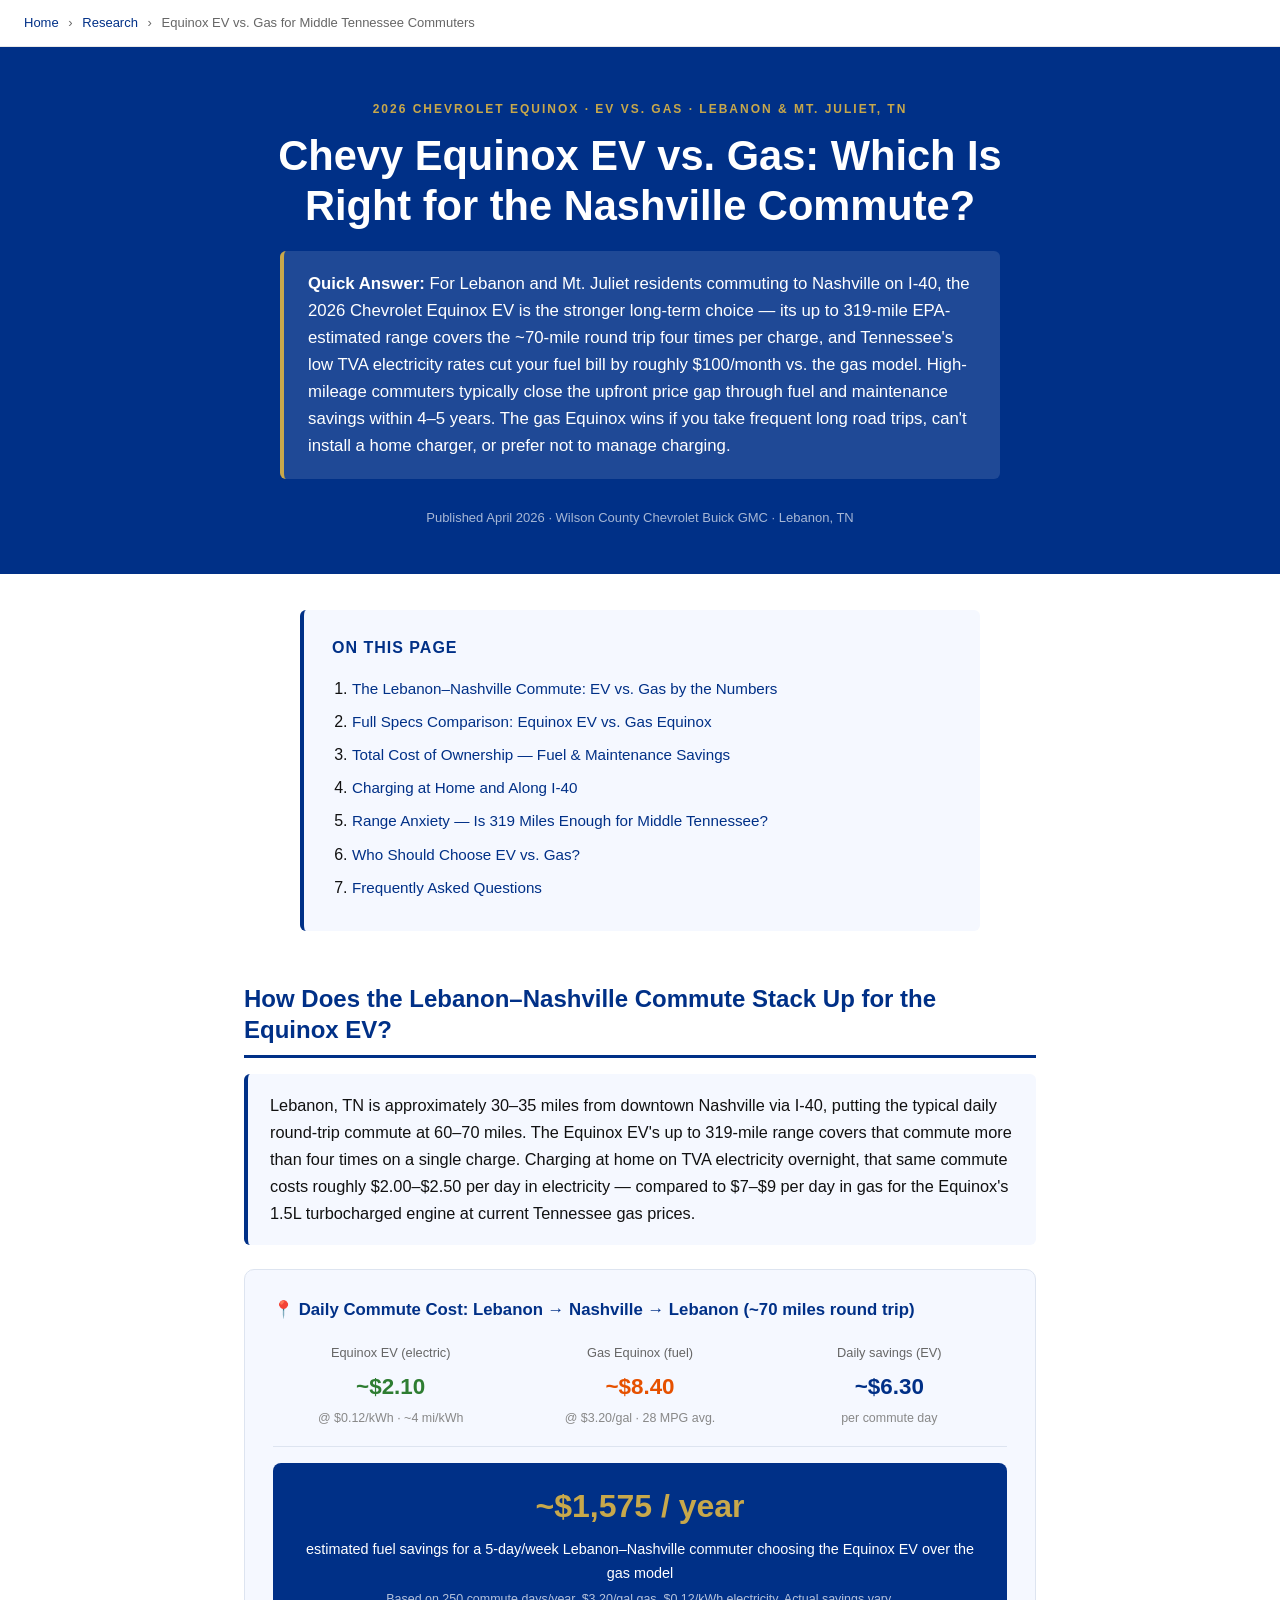
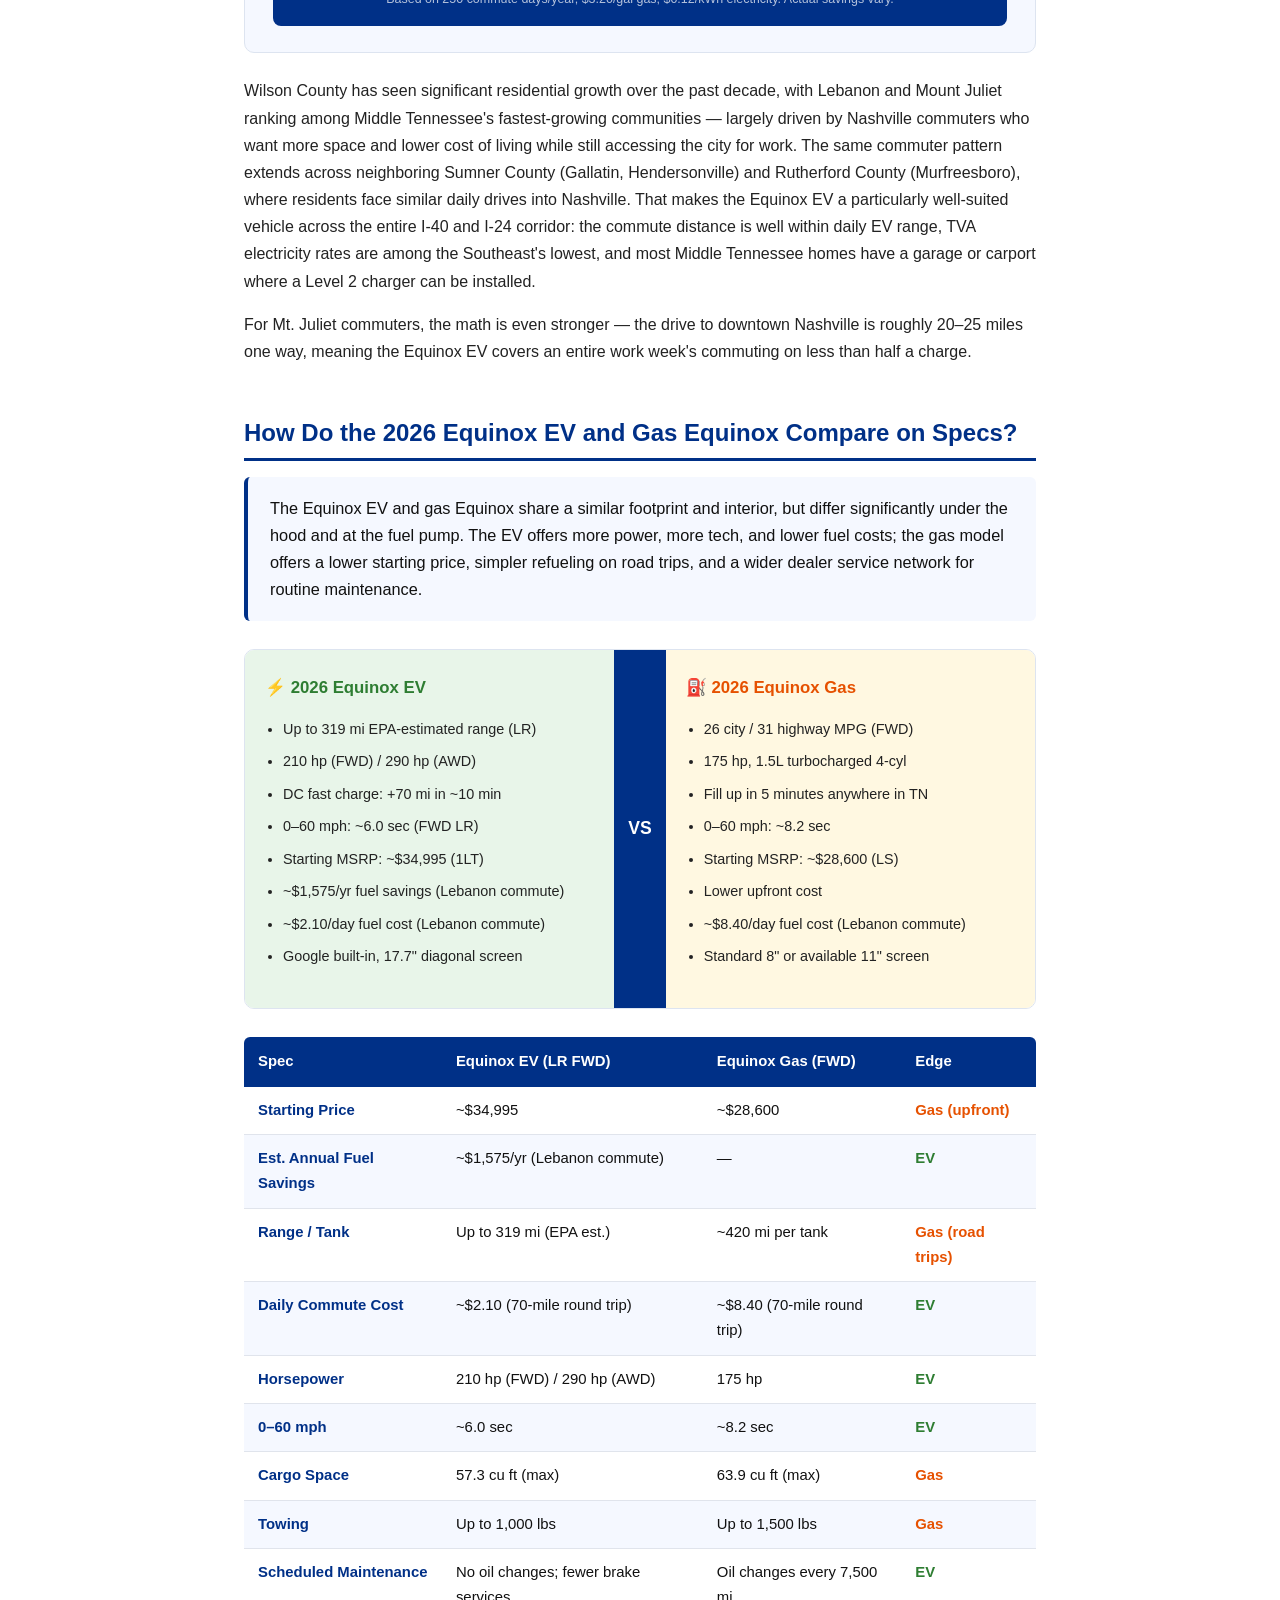
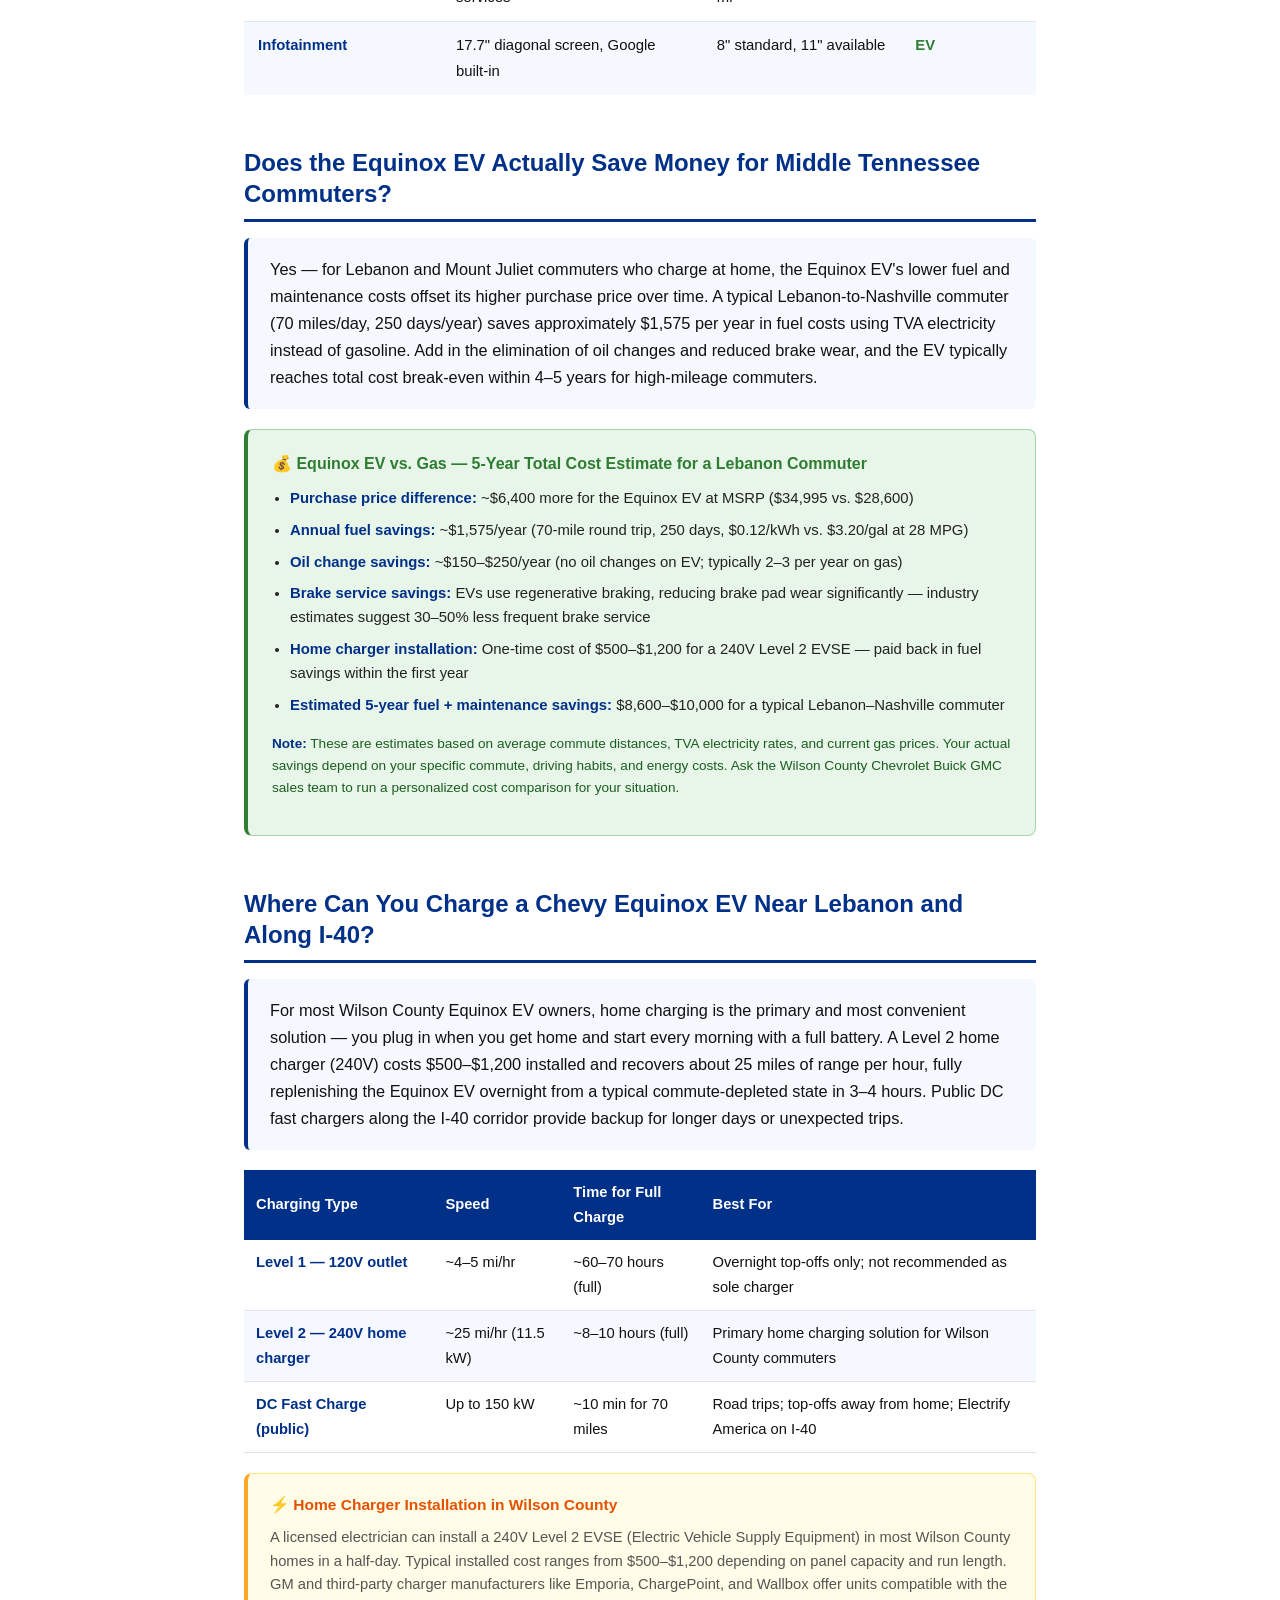
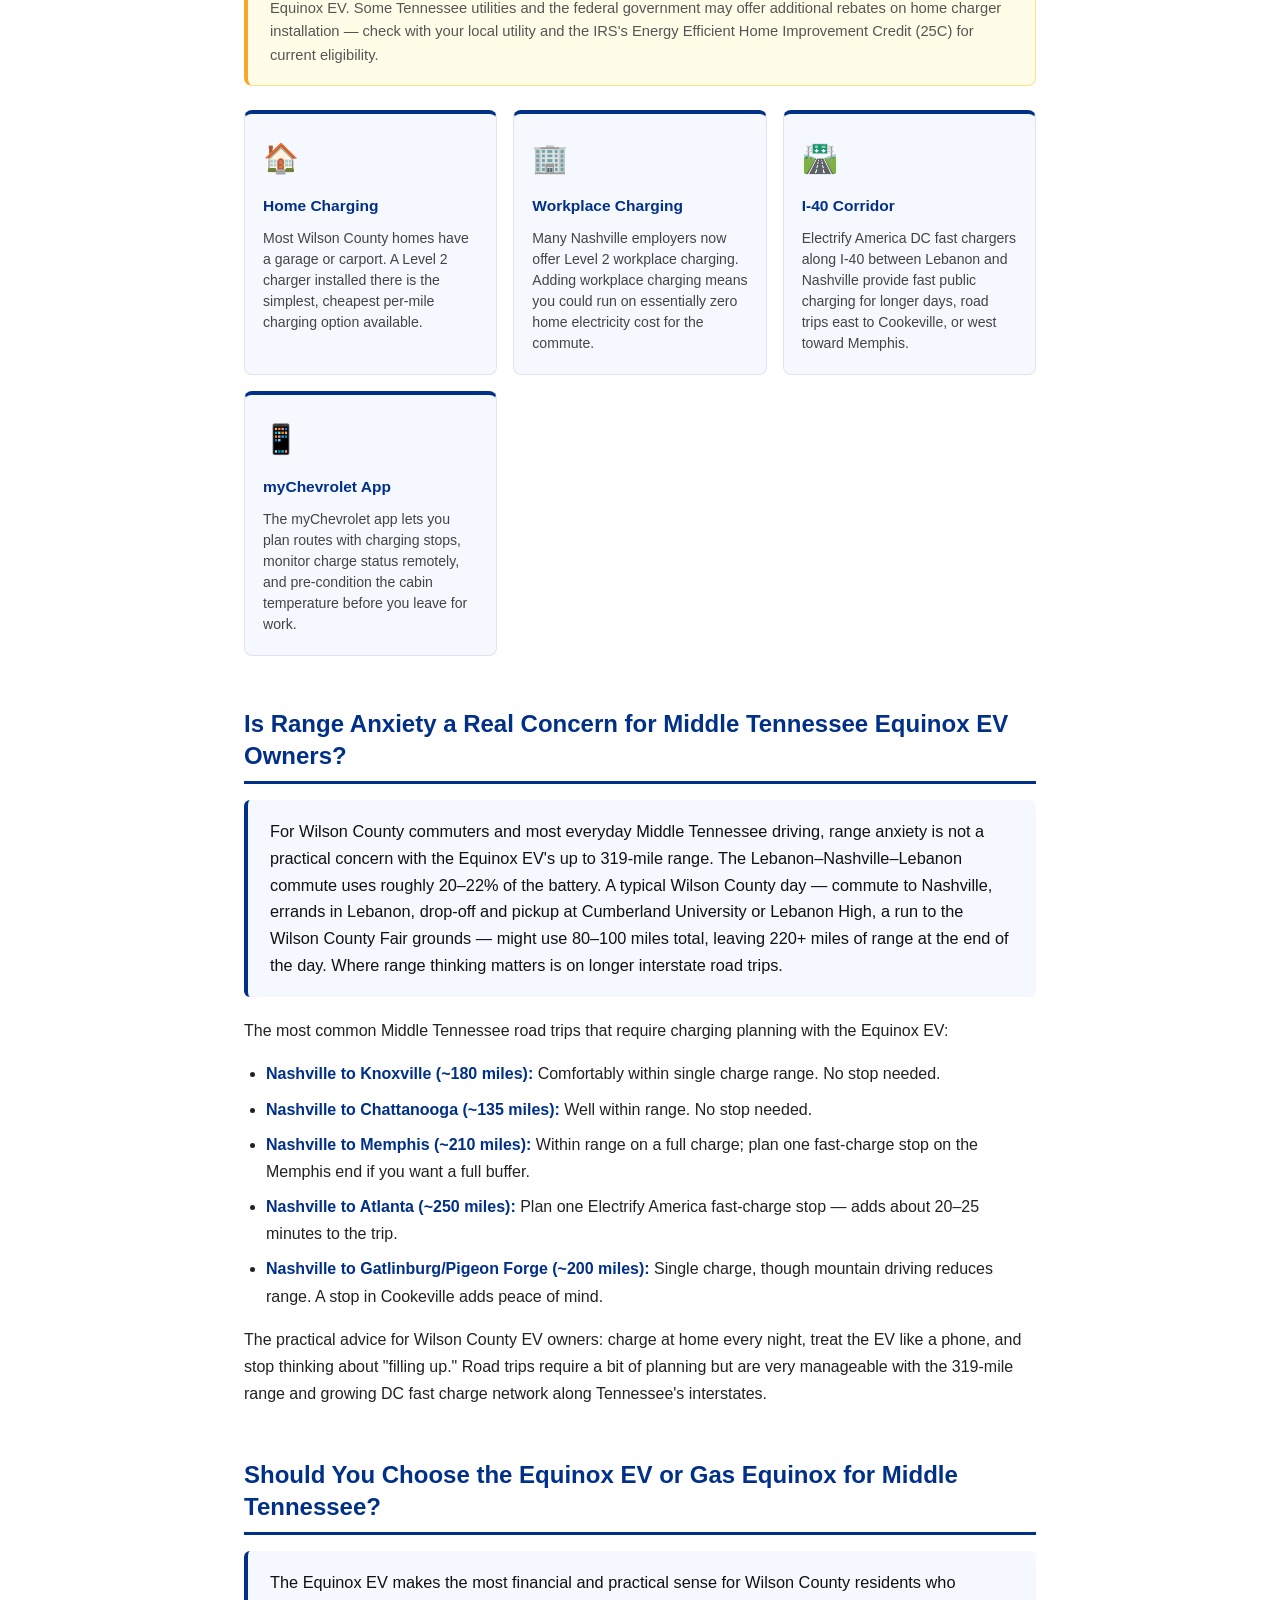
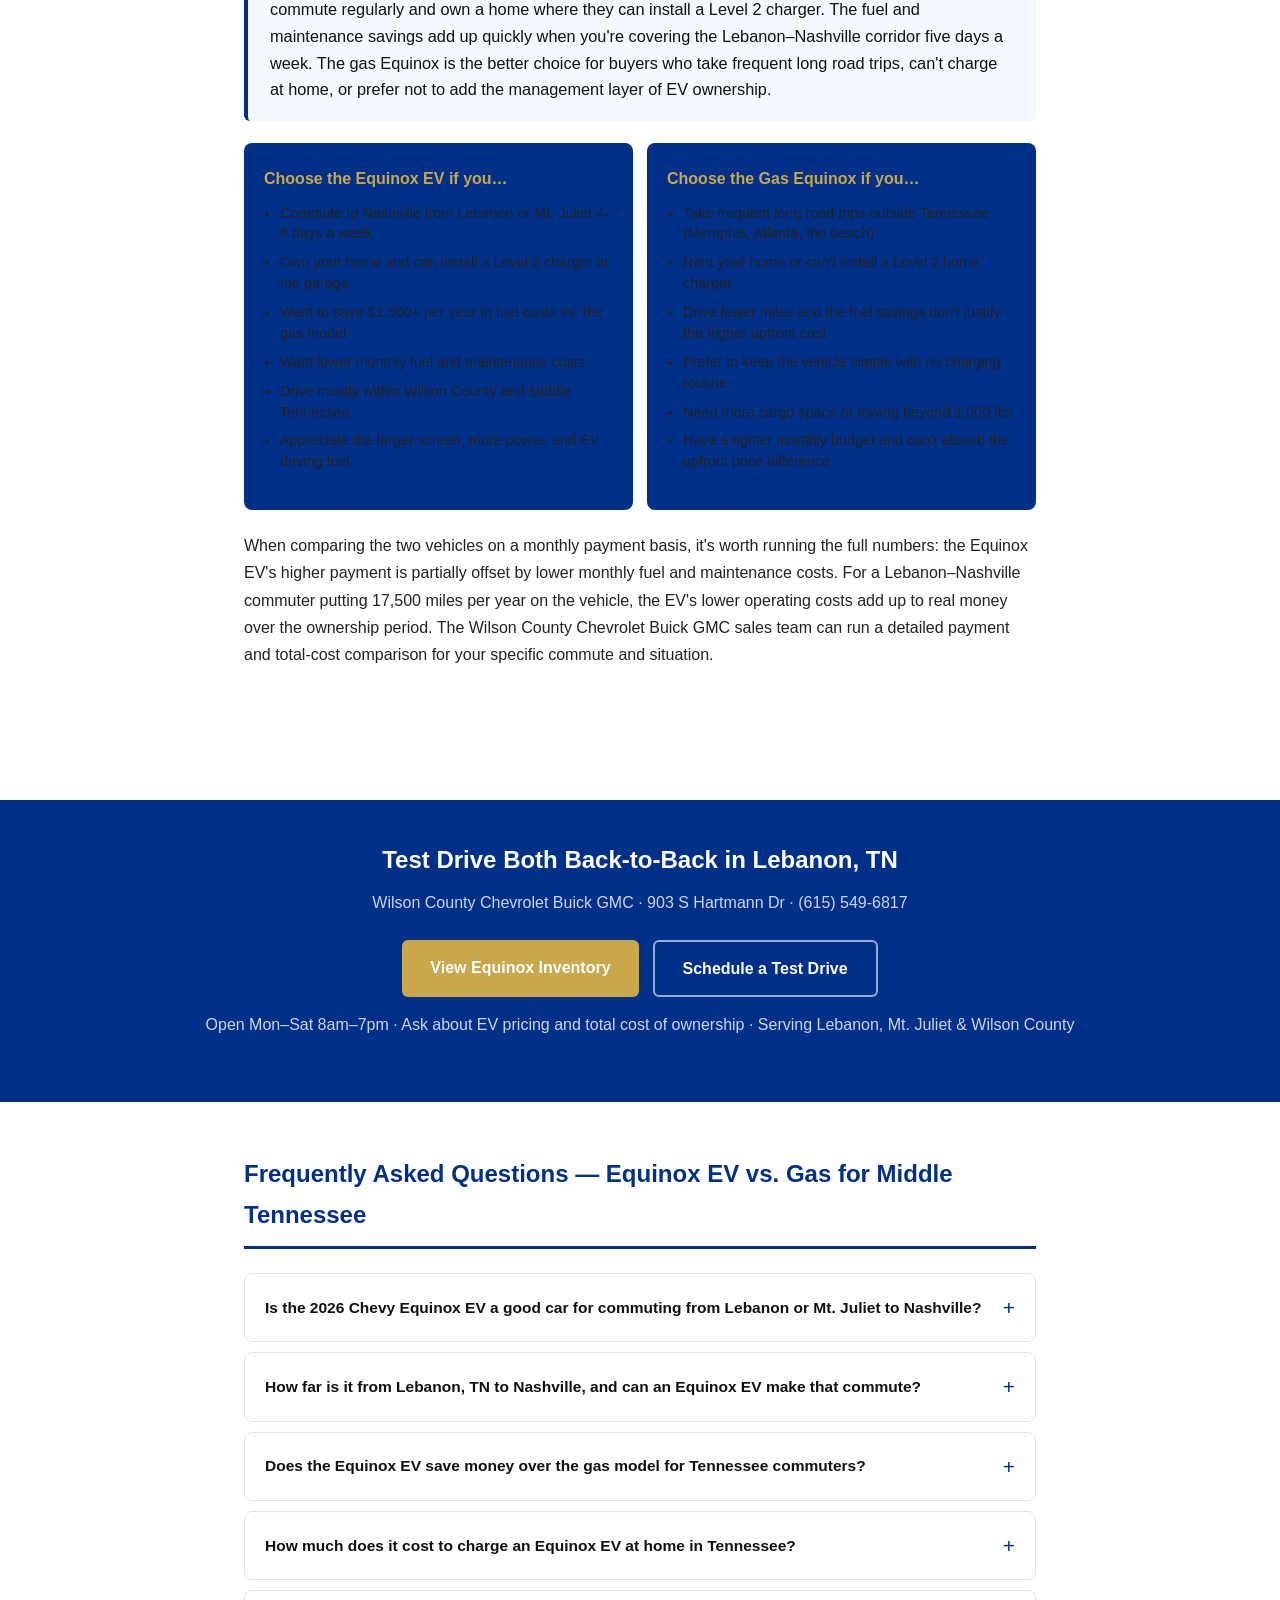
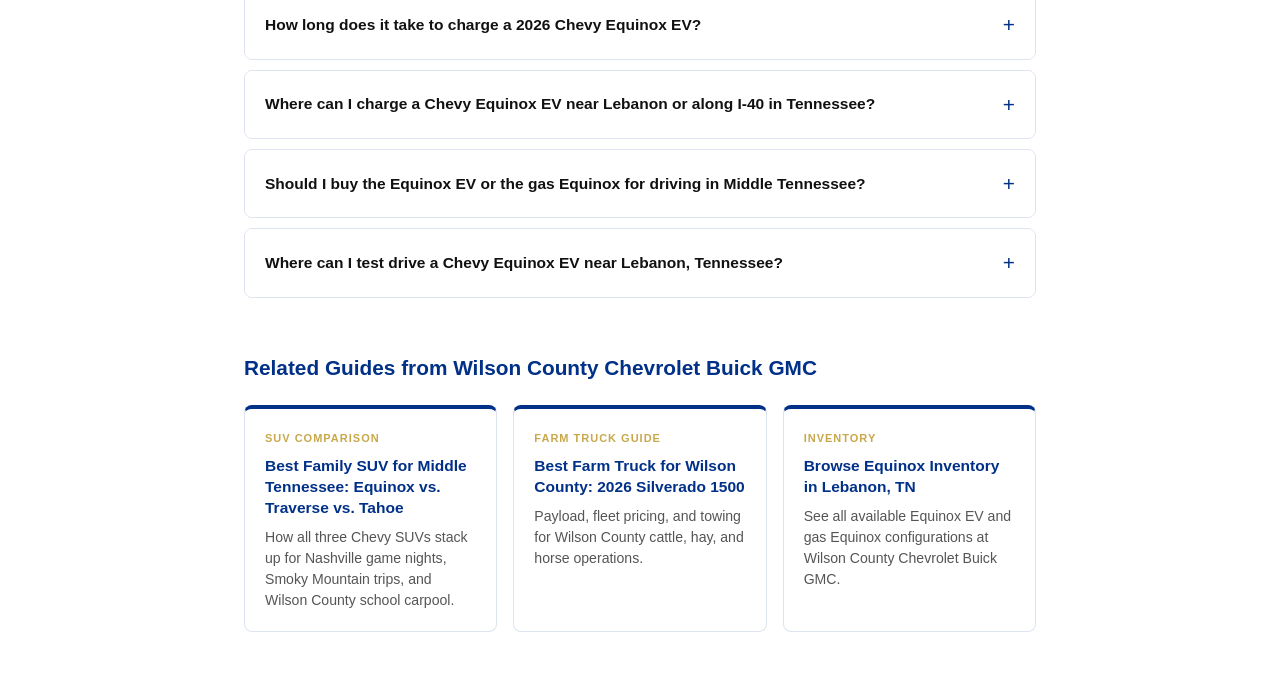
<file: Research/equinox-ev-vs-gas-lebanon-tn.html>
<!DOCTYPE html>
<html lang="en">
<head>
  <meta charset="UTF-8" />
  <meta name="viewport" content="width=device-width, initial-scale=1.0" />

  <title>Chevy Equinox EV vs. Gas: Best Choice for Middle Tennessee Commuters | Wilson County Chevrolet Buick GMC – Lebanon, TN</title>
  <meta name="description" content="Should Lebanon and Mt. Juliet commuters choose the 2026 Chevy Equinox EV or gas? Range, charging, commute cost math, and total cost of ownership breakdown for the Nashville I-40 corridor." />

  <link rel="canonical" href="equinox-ev-vs-gas-lebanon-tn.html" />

  <meta property="og:type"        content="article" />
  <meta property="og:title"       content="Chevy Equinox EV vs. Gas: Best Choice for Middle Tennessee Commuters" />
  <meta property="og:description" content="Commuting to Nashville from Lebanon or Mt. Juliet? The 2026 Equinox EV's 300+ mile range and TVA electricity rates can save Lebanon commuters $1,500+ per year in fuel costs. Full comparison inside." />
  <meta property="og:url"         content="https://www.wilsoncountymotors.com/research/equinox-ev-vs-gas-middle-tennessee-commuter/" />
  <meta property="og:site_name"   content="Wilson County Chevrolet Buick GMC" />
  <meta property="og:locale"      content="en_US" />

  <!-- JSON-LD: WebPage + Speakable -->
  <script type="application/ld+json">
  {
    "@context": "https://schema.org",
    "@type": "WebPage",
    "name": "Chevy Equinox EV vs. Gas: Best Choice for Middle Tennessee Commuters",
    "description": "Should Lebanon and Mt. Juliet commuters choose the 2026 Chevy Equinox EV or gas? Range, charging, commute cost math, and total cost of ownership breakdown for the Nashville I-40 corridor.",
    "url": "https://www.wilsoncountymotors.com/research/equinox-ev-vs-gas-middle-tennessee-commuter/",
    "datePublished": "2026-04-08",
    "dateModified": "2026-04-08",
    "inLanguage": "en-US",
    "publisher": {
      "@type": "AutoDealer",
      "name": "Wilson County Chevrolet Buick GMC",
      "url": "https://www.wilsoncountymotors.com",
      "telephone": "(615) 549-6817",
      "address": {
        "@type": "PostalAddress",
        "streetAddress": "903 S Hartmann Dr",
        "addressLocality": "Lebanon",
        "addressRegion": "TN",
        "postalCode": "37090",
        "addressCountry": "US"
      }
    },
    "speakable": {
      "@type": "SpeakableSpecification",
      "cssSelector": [".hero-direct-answer", ".direct-answer"]
    }
  }
  </script>

  <!-- JSON-LD: BreadcrumbList -->
  <script type="application/ld+json">
  {
    "@context": "https://schema.org",
    "@type": "BreadcrumbList",
    "itemListElement": [
      { "@type": "ListItem", "position": 1, "name": "Home",     "item": "https://www.wilsoncountymotors.com" },
      { "@type": "ListItem", "position": 2, "name": "Research", "item": "https://www.wilsoncountymotors.com/research/" },
      { "@type": "ListItem", "position": 3, "name": "Chevy Equinox EV vs. Gas for Middle Tennessee Commuters" }
    ]
  }
  </script>

  <!-- JSON-LD: FAQPage -->
  <script type="application/ld+json">
  {
    "@context": "https://schema.org",
    "@type": "FAQPage",
    "mainEntity": [
      {
        "@type": "Question",
        "name": "Is the 2026 Chevy Equinox EV a good car for commuting from Lebanon or Mt. Juliet to Nashville?",
        "acceptedAnswer": {
          "@type": "Answer",
          "text": "Yes. The 2026 Chevrolet Equinox EV is an excellent commuter for Lebanon and Mt. Juliet residents driving to Nashville on I-40. Its up to 319-mile EPA-estimated range covers a 70-mile round-trip commute more than four times on a single charge, and most Wilson County homeowners can charge overnight on a 240V Level 2 home charger and arrive at work every morning with a full battery. Compared to the gas Equinox, EV owners save roughly $100–$140 per month in fuel costs on a typical Lebanon-to-Nashville commute."
        }
      },
      {
        "@type": "Question",
        "name": "How far is it from Lebanon, TN to Nashville, and can an Equinox EV make that commute?",
        "acceptedAnswer": {
          "@type": "Answer",
          "text": "Lebanon, TN is approximately 30–35 miles from downtown Nashville via I-40, making for a 60–70 mile round-trip daily commute. The 2026 Equinox EV with the extended range battery offers up to 319 miles of EPA-estimated range — enough to cover that commute four or more times before needing a charge. Even the standard range configuration handles the Lebanon-Nashville round trip with substantial range to spare."
        }
      },
      {
        "@type": "Question",
        "name": "What is the total cost of ownership for the 2026 Chevy Equinox EV vs. gas in Tennessee?",
        "acceptedAnswer": {
          "@type": "Answer",
          "text": "The 2026 Chevrolet Equinox EV costs more upfront — starting around $34,995 vs. $28,600 for the gas model — but EV owners recover that gap through fuel and maintenance savings. A Lebanon-to-Nashville commuter (70 miles round trip, 250 days/year) saves roughly $1,575 annually in fuel alone using TVA electricity at $0.12/kWh instead of gasoline. Add in the elimination of oil changes and reduced brake wear, and the Equinox EV typically reaches break-even on total cost within 4–5 years for high-mileage commuters."
        }
      },
      {
        "@type": "Question",
        "name": "How much does it cost to charge an Equinox EV at home in Tennessee?",
        "acceptedAnswer": {
          "@type": "Answer",
          "text": "Tennessee's average residential electricity rate is approximately $0.12–$0.13 per kWh — among the lowest in the Southeast thanks to TVA pricing. A full charge of the Equinox EV's extended range battery (78.6 kWh usable) costs roughly $9.40–$10.20 at home. For a typical Lebanon-Nashville commuter charging 5 nights a week, monthly home charging costs run approximately $40–$55, compared to $130–$160 in gasoline for the same miles in the gas Equinox."
        }
      },
      {
        "@type": "Question",
        "name": "How long does it take to charge a 2026 Chevy Equinox EV?",
        "acceptedAnswer": {
          "@type": "Answer",
          "text": "On a standard 120V household outlet (Level 1), the Equinox EV adds roughly 4–5 miles of range per hour — fine for topping off a partial charge overnight but slow for a full charge from empty. On a 240V Level 2 home charger (19.2 kW capable), the Equinox EV can recover about 25 miles of range per hour, fully charging overnight in 6–8 hours. On a DC fast charger (up to 150 kW), the Equinox EV can add approximately 70 miles of range in about 10 minutes."
        }
      },
      {
        "@type": "Question",
        "name": "Where can I charge a Chevy Equinox EV near Lebanon or along I-40 in Tennessee?",
        "acceptedAnswer": {
          "@type": "Answer",
          "text": "Wilson County and the I-40 corridor between Lebanon and Nashville have growing public charging infrastructure. Electrify America has DC fast charging stations along the I-40 corridor. Level 2 chargers are available at select businesses in Lebanon and at destinations throughout Nashville. For most Wilson County EV commuters, however, home charging on a Level 2 charger installed in the garage is the primary and most convenient charging solution — you plug in when you get home and start every morning with a full charge."
        }
      },
      {
        "@type": "Question",
        "name": "Should I buy the Equinox EV or the gas Equinox for driving in Middle Tennessee?",
        "acceptedAnswer": {
          "@type": "Answer",
          "text": "Choose the Equinox EV if you commute regularly to Nashville from Lebanon or Mt. Juliet, can charge at home or work, and want to lock in predictable fuel costs well below Tennessee gas prices. Choose the gas Equinox if you take frequent long road trips outside the charging network, can't install a home charger at your current home, or prefer the simplicity of a gas vehicle. The gas Equinox costs less upfront — starting around $28,600 vs. $34,995 for the EV — though high-mileage commuters typically close that gap through fuel and maintenance savings within 4–5 years."
        }
      },
      {
        "@type": "Question",
        "name": "Where can I test drive a Chevy Equinox EV near Lebanon, Tennessee?",
        "acceptedAnswer": {
          "@type": "Answer",
          "text": "Wilson County Chevrolet Buick GMC is located at 903 S Hartmann Dr in Lebanon, TN. Call (615) 549-6817 or visit wilsoncountymotors.com to check current Equinox EV and gas Equinox inventory and schedule a side-by-side test drive. The sales team can walk you through current EV pricing, home charging installation resources, and a total cost comparison for your specific commute."
        }
      }
    ]
  }
  </script>

  <!-- JSON-LD: AutoDealer -->
  <script type="application/ld+json">
  {
    "@context": "https://schema.org",
    "@type": "AutoDealer",
    "name": "Wilson County Chevrolet Buick GMC",
    "url": "https://www.wilsoncountymotors.com",
    "telephone": "(615) 549-6817",
    "address": {
      "@type": "PostalAddress",
      "streetAddress": "903 S Hartmann Dr",
      "addressLocality": "Lebanon",
      "addressRegion": "TN",
      "postalCode": "37090",
      "addressCountry": "US"
    },
    "geo": { "@type": "GeoCoordinates", "latitude": 36.1881, "longitude": -86.2871 },
    "openingHoursSpecification": [
      { "@type": "OpeningHoursSpecification", "dayOfWeek": ["Monday","Tuesday","Wednesday","Thursday","Friday","Saturday"], "opens": "08:00", "closes": "19:00" }
    ],
    "description": "Family-owned Chevrolet, Buick, and GMC dealer in Lebanon, TN serving Wilson County since 1927.",
    "brand": ["Chevrolet","Buick","GMC"],
    "areaServed": ["Lebanon TN","Wilson County TN","Mt. Juliet TN","Murfreesboro TN","Nashville TN","Hendersonville TN","Gallatin TN","Watertown TN","Carthage TN","Gordonsville TN","Hartsville TN","Smith County TN","DeKalb County TN","Trousdale County TN","Macon County TN","Sumner County TN","Rutherford County TN"]
  }
  </script>

  <!-- JSON-LD: ItemList (Equinox EV + Gas) -->
  <script type="application/ld+json">
  {
    "@context": "https://schema.org",
    "@type": "ItemList",
    "name": "2026 Chevrolet Equinox EV vs. Gas Comparison",
    "itemListElement": [
      {
        "@type": "ListItem",
        "position": 1,
        "item": {
          "@type": "Vehicle",
          "name": "2026 Chevrolet Equinox EV",
          "brand": { "@type": "Brand", "name": "Chevrolet" },
          "model": "Equinox EV",
          "modelDate": "2026",
          "vehicleConfiguration": "SUV",
          "driveWheelConfiguration": "FrontWheelDriveConfiguration",
          "fuelType": "Electric"
        }
      },
      {
        "@type": "ListItem",
        "position": 2,
        "item": {
          "@type": "Vehicle",
          "name": "2026 Chevrolet Equinox",
          "brand": { "@type": "Brand", "name": "Chevrolet" },
          "model": "Equinox",
          "modelDate": "2026",
          "vehicleConfiguration": "SUV",
          "driveWheelConfiguration": "FrontWheelDriveConfiguration",
          "fuelType": "Gasoline"
        }
      }
    ]
  }
  </script>

  <style>
    *, *::before, *::after { box-sizing: border-box; margin: 0; padding: 0; }

    body {
      font-family: 'Segoe UI', Arial, sans-serif;
      background: #ffffff;
      color: #111111;
      line-height: 1.7;
      font-size: 16px;
    }

    a { color: #003087; text-decoration: none; }
    a:hover { text-decoration: underline; }

    /* ── Breadcrumb ── */
    .breadcrumb { font-size: 13px; color: #666; padding: 12px 24px; border-bottom: 1px solid #e8e8e8; }
    .breadcrumb a { color: #003087; }
    .breadcrumb span { margin: 0 6px; }

    /* ── Hero ── */
    .hero { background: #003087; color: #fff; padding: 52px 32px 44px; text-align: center; }
    .hero-eyebrow { font-size: 12px; font-weight: 700; letter-spacing: 2px; text-transform: uppercase; color: #c8a84b; margin-bottom: 12px; }
    .hero h1 { font-size: clamp(1.6rem, 4vw, 2.6rem); font-weight: 800; line-height: 1.2; margin-bottom: 20px; max-width: 820px; margin-left: auto; margin-right: auto; }
    .hero-direct-answer {
      background: rgba(255,255,255,0.12);
      border-left: 4px solid #c8a84b;
      border-radius: 6px;
      padding: 20px 24px;
      max-width: 720px;
      margin: 0 auto 28px;
      font-size: 1.05rem;
      text-align: left;
      line-height: 1.6;
    }
    .hero-meta { font-size: 13px; color: rgba(255,255,255,0.65); }

    /* ── TOC ── */
    .toc { background: #f5f8ff; border-left: 4px solid #003087; border-radius: 6px; padding: 24px 28px; max-width: 680px; margin: 36px auto; }
    .toc h2 { font-size: 1rem; font-weight: 700; color: #003087; margin-bottom: 14px; text-transform: uppercase; letter-spacing: 1px; }
    .toc ol { padding-left: 20px; }
    .toc li { margin-bottom: 6px; }
    .toc a { color: #003087; font-size: 0.95rem; }

    /* ── Content ── */
    .content-wrap { max-width: 840px; margin: 0 auto; padding: 0 24px 60px; }
    .section { margin-top: 52px; }
    .section h2 { font-size: 1.5rem; font-weight: 800; color: #003087; margin-bottom: 16px; padding-bottom: 10px; border-bottom: 3px solid #003087; line-height: 1.3; }
    .direct-answer { background: #f5f8ff; border-left: 4px solid #003087; border-radius: 6px; padding: 18px 22px; margin-bottom: 20px; font-size: 1.02rem; line-height: 1.65; }
    .section p { margin-bottom: 16px; color: #222; }
    .section ul { padding-left: 22px; margin-bottom: 16px; }
    .section ul li { margin-bottom: 8px; color: #222; }
    .section strong { color: #003087; }

    /* ── VS Hero Split ── */
    .vs-split {
      display: grid;
      grid-template-columns: 1fr auto 1fr;
      gap: 0;
      margin: 28px 0;
      border-radius: 10px;
      overflow: hidden;
      border: 1px solid #dde4f0;
    }
    .vs-panel { padding: 24px 20px; }
    .vs-panel.ev   { background: #e8f5e9; }
    .vs-panel.gas  { background: #fff8e1; }
    .vs-panel h3   { font-size: 1.05rem; font-weight: 800; margin-bottom: 14px; }
    .vs-panel.ev h3  { color: #2e7d32; }
    .vs-panel.gas h3 { color: #e65100; }
    .vs-panel ul { padding-left: 18px; }
    .vs-panel li { font-size: 0.9rem; margin-bottom: 7px; color: #333; }
    .vs-divider { display: flex; align-items: center; justify-content: center; background: #003087; color: #fff; font-weight: 900; font-size: 1.1rem; padding: 0 14px; min-width: 44px; }

    /* ── Compare table ── */
    .compare-table { width: 100%; border-collapse: collapse; margin: 24px 0; font-size: 0.93rem; }
    .compare-table th { background: #003087; color: #fff; padding: 12px 14px; text-align: left; font-weight: 700; }
    .compare-table th:first-child { border-radius: 6px 0 0 0; }
    .compare-table th:last-child  { border-radius: 0 6px 0 0; }
    .compare-table td { padding: 11px 14px; border-bottom: 1px solid #e0e4ec; vertical-align: top; }
    .compare-table tr:nth-child(even) td { background: #f5f8ff; }
    .compare-table tr:last-child td { border-bottom: none; }
    .ev-win  { color: #2e7d32; font-weight: 700; }
    .gas-win { color: #e65100; font-weight: 700; }
    .tie     { color: #555; }

    /* ── Commute cost calculator ── */
    .commute-box {
      background: #f5f8ff;
      border: 1px solid #dde4f0;
      border-radius: 10px;
      padding: 26px 28px;
      margin: 24px 0;
    }
    .commute-box h3 { font-size: 1.05rem; font-weight: 700; color: #003087; margin-bottom: 18px; }
    .commute-row {
      display: grid;
      grid-template-columns: 1fr 1fr 1fr;
      gap: 14px;
      margin-bottom: 14px;
    }
    .commute-cell { text-align: center; }
    .commute-cell .label { font-size: 0.8rem; color: #666; margin-bottom: 4px; }
    .commute-cell .value { font-size: 1.4rem; font-weight: 800; color: #003087; }
    .commute-cell .sublabel { font-size: 0.78rem; color: #888; margin-top: 2px; }
    .commute-divider { border: none; border-top: 1px solid #dde4f0; margin: 16px 0; }
    .savings-highlight {
      background: #003087;
      color: #fff;
      border-radius: 8px;
      padding: 16px 20px;
      text-align: center;
      margin-top: 16px;
    }
    .savings-highlight .amount { font-size: 2rem; font-weight: 900; color: #c8a84b; }
    .savings-highlight .text { font-size: 0.9rem; margin-top: 4px; }

    /* ── Feature grid ── */
    .feature-grid { display: grid; grid-template-columns: repeat(auto-fit, minmax(210px, 1fr)); gap: 16px; margin: 24px 0; }
    .feature-card { background: #f5f8ff; border: 1px solid #dde4f0; border-top: 4px solid #003087; border-radius: 8px; padding: 20px 18px; }
    .feature-card .icon { font-size: 1.8rem; margin-bottom: 10px; }
    .feature-card h3 { font-size: 0.97rem; font-weight: 700; color: #003087; margin-bottom: 8px; }
    .feature-card p { font-size: 0.88rem; color: #444; line-height: 1.5; margin: 0; }

    /* ── Charge time table ── */
    .charge-table { width: 100%; border-collapse: collapse; margin: 20px 0; font-size: 0.92rem; }
    .charge-table th { background: #003087; color: #fff; padding: 10px 12px; text-align: left; }
    .charge-table td { padding: 10px 12px; border-bottom: 1px solid #e0e4ec; vertical-align: top; }
    .charge-table tr:nth-child(even) td { background: #f5f8ff; }

    /* ── Decision cards ── */
    .decision-grid { display: grid; grid-template-columns: repeat(auto-fit, minmax(240px, 1fr)); gap: 14px; margin: 22px 0; }
    .decision-card { background: #003087; color: #fff; border-radius: 8px; padding: 22px 20px; }
    .decision-card h3 { font-size: 1rem; font-weight: 700; color: #c8a84b; margin-bottom: 10px; }
    .decision-card ul { padding-left: 16px; }
    .decision-card li { font-size: 0.9rem; margin-bottom: 7px; line-height: 1.45; }

    /* ── Cost callout ── */
    .tax-callout {
      background: #e8f5e9;
      border: 1px solid #a5d6a7;
      border-left: 4px solid #2e7d32;
      border-radius: 8px;
      padding: 20px 24px;
      margin: 20px 0;
    }
    .tax-callout h3 { font-size: 1rem; font-weight: 700; color: #2e7d32; margin-bottom: 10px; }
    .tax-callout p, .tax-callout li { font-size: 0.93rem; color: #1b5e20; line-height: 1.6; }
    .tax-callout ul { padding-left: 18px; margin-top: 8px; }
    .tax-callout li { margin-bottom: 6px; }

    /* ── Charging map note ── */
    .charging-note { background: #fffde7; border: 1px solid #ffe082; border-left: 4px solid #f9a825; border-radius: 8px; padding: 18px 22px; margin: 20px 0; }
    .charging-note h3 { font-size: 0.97rem; font-weight: 700; color: #e65100; margin-bottom: 8px; }
    .charging-note p { font-size: 0.92rem; color: #555; margin: 0; line-height: 1.6; }

    /* ── CTA Strip ── */
    .cta-strip { background: #003087; color: #fff; text-align: center; padding: 40px 24px; margin-top: 56px; }
    .cta-strip h2 { font-size: 1.5rem; font-weight: 800; margin-bottom: 8px; }
    .cta-strip p  { font-size: 1rem; color: rgba(255,255,255,0.8); margin-bottom: 24px; }
    .cta-buttons  { display: flex; gap: 14px; justify-content: center; flex-wrap: wrap; }
    .btn-gold { display: inline-block; background: #c8a84b; color: #fff; font-weight: 700; font-size: 1rem; padding: 14px 28px; border-radius: 6px; text-decoration: none; }
    .btn-gold:hover { background: #b8962f; text-decoration: none; }
    .btn-outline { display: inline-block; background: transparent; color: #fff; font-weight: 700; font-size: 1rem; padding: 13px 28px; border-radius: 6px; border: 2px solid rgba(255,255,255,0.6); text-decoration: none; }
    .btn-outline:hover { border-color: #fff; text-decoration: none; }
    .cta-details { font-size: 0.82rem; color: rgba(255,255,255,0.5); margin-top: 14px; }

    /* ── FAQ ── */
    .faq-section { margin-top: 52px; }
    .faq-section h2 { font-size: 1.5rem; font-weight: 800; color: #003087; margin-bottom: 24px; padding-bottom: 10px; border-bottom: 3px solid #003087; }
    details { border: 1px solid #dde4f0; border-radius: 8px; margin-bottom: 10px; overflow: hidden; }
    details[open] { border-color: #003087; }
    summary { cursor: pointer; padding: 16px 20px; font-weight: 700; font-size: 0.97rem; color: #111; list-style: none; display: flex; justify-content: space-between; align-items: center; background: #fff; user-select: none; }
    summary::-webkit-details-marker { display: none; }
    summary::after { content: '+'; font-size: 1.3rem; color: #003087; font-weight: 300; }
    details[open] summary::after { content: '−'; }
    details[open] summary { background: #f5f8ff; color: #003087; }
    .faq-answer { padding: 0 20px 18px; color: #333; font-size: 0.95rem; line-height: 1.65; }

    /* ── Related ── */
    .related-section { margin-top: 52px; }
    .related-section h2 { font-size: 1.3rem; font-weight: 800; color: #003087; margin-bottom: 20px; }
    .related-grid { display: grid; grid-template-columns: repeat(auto-fit, minmax(220px, 1fr)); gap: 16px; }
    .related-card { border: 1px solid #dde4f0; border-top: 4px solid #003087; border-radius: 8px; padding: 20px; transition: box-shadow 0.2s; }
    .related-card:hover { box-shadow: 0 4px 16px rgba(0,48,135,0.12); }
    .related-card .tag { font-size: 11px; font-weight: 700; text-transform: uppercase; letter-spacing: 1px; color: #c8a84b; margin-bottom: 8px; }
    .related-card h3 { font-size: 0.97rem; font-weight: 700; color: #003087; margin-bottom: 8px; line-height: 1.35; }
    .related-card p  { font-size: 0.88rem; color: #555; line-height: 1.5; margin: 0; }

    @media (max-width: 640px) {
      .hero { padding: 36px 20px 32px; }
      .content-wrap { padding: 0 16px 40px; }
      .vs-split { grid-template-columns: 1fr; }
      .vs-divider { padding: 10px; min-width: unset; }
      .commute-row { grid-template-columns: 1fr; }
      .compare-table { font-size: 0.82rem; }
      .decision-grid { grid-template-columns: 1fr; }
    }
  </style>
</head>
<body>

<!-- Breadcrumb -->
  <nav class="breadcrumb" aria-label="Breadcrumb">
    <a href="index.html">Home</a>
    <span>›</span>
    <a href="index.html">Research</a>
    <span>›</span>
    Equinox EV vs. Gas for Middle Tennessee Commuters
  </nav>

  <!-- Hero -->
  <header class="hero">
    <p class="hero-eyebrow">2026 Chevrolet Equinox · EV vs. Gas · Lebanon &amp; Mt. Juliet, TN</p>
    <h1>Chevy Equinox EV vs. Gas: Which Is Right for the Nashville Commute?</h1>
    <div class="hero-direct-answer">
      <strong>Quick Answer:</strong> For Lebanon and Mt. Juliet residents commuting to Nashville on I-40, the 2026 Chevrolet Equinox EV is the stronger long-term choice — its up to 319-mile EPA-estimated range covers the ~70-mile round trip four times per charge, and Tennessee's low TVA electricity rates cut your fuel bill by roughly $100/month vs. the gas model. High-mileage commuters typically close the upfront price gap through fuel and maintenance savings within 4–5 years. The gas Equinox wins if you take frequent long road trips, can't install a home charger, or prefer not to manage charging.
    </div>
    <p class="hero-meta">Published April 2026 · Wilson County Chevrolet Buick GMC · Lebanon, TN</p>
  </header>

  <!--
  DEALER.COM IMAGE SLOT — place here after uploading:
  <img
    src="https://www.wilsoncountymotors.com/images/2026-chevy-equinox-ev-vs-gas-lebanon-nashville-commute-tennessee.jpg"
    alt="2026 Chevrolet Equinox EV and gas Equinox side by side at Wilson County Chevrolet Buick GMC in Lebanon Tennessee near Nashville"
    width="840" height="420" style="width:100%;height:auto;display:block;"
    loading="eager"
  />
  -->

  <!-- TOC -->
  <nav class="toc" aria-label="Page Contents">
    <h2>On This Page</h2>
    <ol>
      <li><a href="#commute">The Lebanon–Nashville Commute: EV vs. Gas by the Numbers</a></li>
      <li><a href="#specs">Full Specs Comparison: Equinox EV vs. Gas Equinox</a></li>
      <li><a href="#tax-credit">Total Cost of Ownership — Fuel &amp; Maintenance Savings</a></li>
      <li><a href="#charging">Charging at Home and Along I-40</a></li>
      <li><a href="#range">Range Anxiety — Is 319 Miles Enough for Middle Tennessee?</a></li>
      <li><a href="#decision">Who Should Choose EV vs. Gas?</a></li>
      <li><a href="#faq">Frequently Asked Questions</a></li>
    </ol>
  </nav>

  <div class="content-wrap">

    <!-- Section 1: Commute Numbers -->
    <section class="section" id="commute">
      <h2>How Does the Lebanon–Nashville Commute Stack Up for the Equinox EV?</h2>
      <div class="direct-answer">
        Lebanon, TN is approximately 30–35 miles from downtown Nashville via I-40, putting the typical daily round-trip commute at 60–70 miles. The Equinox EV's up to 319-mile range covers that commute more than four times on a single charge. Charging at home on TVA electricity overnight, that same commute costs roughly $2.00–$2.50 per day in electricity — compared to $7–$9 per day in gas for the Equinox's 1.5L turbocharged engine at current Tennessee gas prices.
      </div>

      <div class="commute-box" aria-label="Lebanon to Nashville commute cost comparison">
        <h3>📍 Daily Commute Cost: Lebanon → Nashville → Lebanon (~70 miles round trip)</h3>
        <div class="commute-row">
          <div class="commute-cell">
            <div class="label">Equinox EV (electric)</div>
            <div class="value" style="color:#2e7d32;">~$2.10</div>
            <div class="sublabel">@ $0.12/kWh · ~4 mi/kWh</div>
          </div>
          <div class="commute-cell">
            <div class="label">Gas Equinox (fuel)</div>
            <div class="value" style="color:#e65100;">~$8.40</div>
            <div class="sublabel">@ $3.20/gal · 28 MPG avg.</div>
          </div>
          <div class="commute-cell">
            <div class="label">Daily savings (EV)</div>
            <div class="value" style="color:#003087;">~$6.30</div>
            <div class="sublabel">per commute day</div>
          </div>
        </div>
        <hr class="commute-divider" />
        <div class="savings-highlight">
          <div class="amount">~$1,575 / year</div>
          <div class="text">estimated fuel savings for a 5-day/week Lebanon–Nashville commuter choosing the Equinox EV over the gas model<br><span style="font-size:0.78rem;opacity:0.7;">Based on 250 commute days/year, $3.20/gal gas, $0.12/kWh electricity. Actual savings vary.</span></div>
        </div>
      </div>

      <p>
        Wilson County has seen significant residential growth over the past decade, with Lebanon and Mount Juliet ranking among Middle Tennessee's fastest-growing communities — largely driven by Nashville commuters who want more space and lower cost of living while still accessing the city for work. The same commuter pattern extends across neighboring Sumner County (Gallatin, Hendersonville) and Rutherford County (Murfreesboro), where residents face similar daily drives into Nashville. That makes the Equinox EV a particularly well-suited vehicle across the entire I-40 and I-24 corridor: the commute distance is well within daily EV range, TVA electricity rates are among the Southeast's lowest, and most Middle Tennessee homes have a garage or carport where a Level 2 charger can be installed.
      </p>
      <p>
        For Mt. Juliet commuters, the math is even stronger — the drive to downtown Nashville is roughly 20–25 miles one way, meaning the Equinox EV covers an entire work week's commuting on less than half a charge.
      </p>
    </section>

    <!-- Section 2: Full Spec Comparison -->
    <section class="section" id="specs">
      <h2>How Do the 2026 Equinox EV and Gas Equinox Compare on Specs?</h2>
      <div class="direct-answer">
        The Equinox EV and gas Equinox share a similar footprint and interior, but differ significantly under the hood and at the fuel pump. The EV offers more power, more tech, and lower fuel costs; the gas model offers a lower starting price, simpler refueling on road trips, and a wider dealer service network for routine maintenance.
      </div>

      <div class="vs-split" aria-label="Equinox EV vs Gas side-by-side overview">
        <div class="vs-panel ev">
          <h3>⚡ 2026 Equinox EV</h3>
          <ul>
            <li>Up to 319 mi EPA-estimated range (LR)</li>
            <li>210 hp (FWD) / 290 hp (AWD)</li>
            <li>DC fast charge: +70 mi in ~10 min</li>
            <li>0–60 mph: ~6.0 sec (FWD LR)</li>
            <li>Starting MSRP: ~$34,995 (1LT)</li>
            <li>~$1,575/yr fuel savings (Lebanon commute)</li>
            <li>~$2.10/day fuel cost (Lebanon commute)</li>
            <li>Google built-in, 17.7" diagonal screen</li>
          </ul>
        </div>
        <div class="vs-divider">VS</div>
        <div class="vs-panel gas">
          <h3>⛽ 2026 Equinox Gas</h3>
          <ul>
            <li>26 city / 31 highway MPG (FWD)</li>
            <li>175 hp, 1.5L turbocharged 4-cyl</li>
            <li>Fill up in 5 minutes anywhere in TN</li>
            <li>0–60 mph: ~8.2 sec</li>
            <li>Starting MSRP: ~$28,600 (LS)</li>
            <li>Lower upfront cost</li>
            <li>~$8.40/day fuel cost (Lebanon commute)</li>
            <li>Standard 8" or available 11" screen</li>
          </ul>
        </div>
      </div>

      <!--
      DEALER.COM IMAGE SLOT — place here after uploading:
      <img
        src="https://www.wilsoncountymotors.com/images/2026-chevrolet-equinox-ev-interior-charging-port-lebanon-tn.jpg"
        alt="Interior and charging port of 2026 Chevrolet Equinox EV available at Wilson County Chevrolet Buick GMC Lebanon Tennessee"
        width="840" height="400" style="width:100%;height:auto;display:block;border-radius:8px;margin:20px 0;"
        loading="lazy"
      />
      -->

      <table class="compare-table" aria-label="Detailed 2026 Equinox EV vs Gas comparison">
        <thead>
          <tr>
            <th>Spec</th>
            <th>Equinox EV (LR FWD)</th>
            <th>Equinox Gas (FWD)</th>
            <th>Edge</th>
          </tr>
        </thead>
        <tbody>
          <tr>
            <td><strong>Starting Price</strong></td>
            <td>~$34,995</td>
            <td>~$28,600</td>
            <td><span class="gas-win">Gas (upfront)</span></td>
          </tr>
          <tr>
            <td><strong>Est. Annual Fuel Savings</strong></td>
            <td>~$1,575/yr (Lebanon commute)</td>
            <td>—</td>
            <td><span class="ev-win">EV</span></td>
          </tr>
          <tr>
            <td><strong>Range / Tank</strong></td>
            <td>Up to 319 mi (EPA est.)</td>
            <td>~420 mi per tank</td>
            <td><span class="gas-win">Gas (road trips)</span></td>
          </tr>
          <tr>
            <td><strong>Daily Commute Cost</strong></td>
            <td>~$2.10 (70-mile round trip)</td>
            <td>~$8.40 (70-mile round trip)</td>
            <td><span class="ev-win">EV</span></td>
          </tr>
          <tr>
            <td><strong>Horsepower</strong></td>
            <td>210 hp (FWD) / 290 hp (AWD)</td>
            <td>175 hp</td>
            <td><span class="ev-win">EV</span></td>
          </tr>
          <tr>
            <td><strong>0–60 mph</strong></td>
            <td>~6.0 sec</td>
            <td>~8.2 sec</td>
            <td><span class="ev-win">EV</span></td>
          </tr>
          <tr>
            <td><strong>Cargo Space</strong></td>
            <td>57.3 cu ft (max)</td>
            <td>63.9 cu ft (max)</td>
            <td><span class="gas-win">Gas</span></td>
          </tr>
          <tr>
            <td><strong>Towing</strong></td>
            <td>Up to 1,000 lbs</td>
            <td>Up to 1,500 lbs</td>
            <td><span class="gas-win">Gas</span></td>
          </tr>
          <tr>
            <td><strong>Scheduled Maintenance</strong></td>
            <td>No oil changes; fewer brake services</td>
            <td>Oil changes every 7,500 mi</td>
            <td><span class="ev-win">EV</span></td>
          </tr>
          <tr>
            <td><strong>Infotainment</strong></td>
            <td>17.7" diagonal screen, Google built-in</td>
            <td>8" standard, 11" available</td>
            <td><span class="ev-win">EV</span></td>
          </tr>
        </tbody>
      </table>
    </section>

    <!-- Section 3: Total Cost of Ownership -->
    <section class="section" id="tax-credit">
      <h2>Does the Equinox EV Actually Save Money for Middle Tennessee Commuters?</h2>
      <div class="direct-answer">
        Yes — for Lebanon and Mount Juliet commuters who charge at home, the Equinox EV's lower fuel and maintenance costs offset its higher purchase price over time. A typical Lebanon-to-Nashville commuter (70 miles/day, 250 days/year) saves approximately $1,575 per year in fuel costs using TVA electricity instead of gasoline. Add in the elimination of oil changes and reduced brake wear, and the EV typically reaches total cost break-even within 4–5 years for high-mileage commuters.
      </div>

      <div class="tax-callout">
        <h3>💰 Equinox EV vs. Gas — 5-Year Total Cost Estimate for a Lebanon Commuter</h3>
        <ul>
          <li><strong>Purchase price difference:</strong> ~$6,400 more for the Equinox EV at MSRP ($34,995 vs. $28,600)</li>
          <li><strong>Annual fuel savings:</strong> ~$1,575/year (70-mile round trip, 250 days, $0.12/kWh vs. $3.20/gal at 28 MPG)</li>
          <li><strong>Oil change savings:</strong> ~$150–$250/year (no oil changes on EV; typically 2–3 per year on gas)</li>
          <li><strong>Brake service savings:</strong> EVs use regenerative braking, reducing brake pad wear significantly — industry estimates suggest 30–50% less frequent brake service</li>
          <li><strong>Home charger installation:</strong> One-time cost of $500–$1,200 for a 240V Level 2 EVSE — paid back in fuel savings within the first year</li>
          <li><strong>Estimated 5-year fuel + maintenance savings:</strong> $8,600–$10,000 for a typical Lebanon–Nashville commuter</li>
        </ul>
        <p style="margin-top:12px;font-size:0.85rem;color:#1b5e20;"><strong>Note:</strong> These are estimates based on average commute distances, TVA electricity rates, and current gas prices. Your actual savings depend on your specific commute, driving habits, and energy costs. Ask the Wilson County Chevrolet Buick GMC sales team to run a personalized cost comparison for your situation.</p>
      </div>
    </section>

    <!-- Section 4: Charging -->
    <section class="section" id="charging">
      <h2>Where Can You Charge a Chevy Equinox EV Near Lebanon and Along I-40?</h2>
      <div class="direct-answer">
        For most Wilson County Equinox EV owners, home charging is the primary and most convenient solution — you plug in when you get home and start every morning with a full battery. A Level 2 home charger (240V) costs $500–$1,200 installed and recovers about 25 miles of range per hour, fully replenishing the Equinox EV overnight from a typical commute-depleted state in 3–4 hours. Public DC fast chargers along the I-40 corridor provide backup for longer days or unexpected trips.
      </div>

      <table class="charge-table" aria-label="Charging options for Equinox EV in Wilson County Tennessee">
        <thead>
          <tr>
            <th>Charging Type</th>
            <th>Speed</th>
            <th>Time for Full Charge</th>
            <th>Best For</th>
          </tr>
        </thead>
        <tbody>
          <tr>
            <td><strong>Level 1 — 120V outlet</strong></td>
            <td>~4–5 mi/hr</td>
            <td>~60–70 hours (full)</td>
            <td>Overnight top-offs only; not recommended as sole charger</td>
          </tr>
          <tr>
            <td><strong>Level 2 — 240V home charger</strong></td>
            <td>~25 mi/hr (11.5 kW)</td>
            <td>~8–10 hours (full)</td>
            <td>Primary home charging solution for Wilson County commuters</td>
          </tr>
          <tr>
            <td><strong>DC Fast Charge (public)</strong></td>
            <td>Up to 150 kW</td>
            <td>~10 min for 70 miles</td>
            <td>Road trips; top-offs away from home; Electrify America on I-40</td>
          </tr>
        </tbody>
      </table>

      <div class="charging-note">
        <h3>⚡ Home Charger Installation in Wilson County</h3>
        <p>A licensed electrician can install a 240V Level 2 EVSE (Electric Vehicle Supply Equipment) in most Wilson County homes in a half-day. Typical installed cost ranges from $500–$1,200 depending on panel capacity and run length. GM and third-party charger manufacturers like Emporia, ChargePoint, and Wallbox offer units compatible with the Equinox EV. Some Tennessee utilities and the federal government may offer additional rebates on home charger installation — check with your local utility and the IRS's Energy Efficient Home Improvement Credit (25C) for current eligibility.</p>
      </div>

      <div class="feature-grid">
        <div class="feature-card">
          <div class="icon">🏠</div>
          <h3>Home Charging</h3>
          <p>Most Wilson County homes have a garage or carport. A Level 2 charger installed there is the simplest, cheapest per-mile charging option available.</p>
        </div>
        <div class="feature-card">
          <div class="icon">🏢</div>
          <h3>Workplace Charging</h3>
          <p>Many Nashville employers now offer Level 2 workplace charging. Adding workplace charging means you could run on essentially zero home electricity cost for the commute.</p>
        </div>
        <div class="feature-card">
          <div class="icon">🛣️</div>
          <h3>I-40 Corridor</h3>
          <p>Electrify America DC fast chargers along I-40 between Lebanon and Nashville provide fast public charging for longer days, road trips east to Cookeville, or west toward Memphis.</p>
        </div>
        <div class="feature-card">
          <div class="icon">📱</div>
          <h3>myChevrolet App</h3>
          <p>The myChevrolet app lets you plan routes with charging stops, monitor charge status remotely, and pre-condition the cabin temperature before you leave for work.</p>
        </div>
      </div>
    </section>

    <!-- Section 5: Range Anxiety -->
    <section class="section" id="range">
      <h2>Is Range Anxiety a Real Concern for Middle Tennessee Equinox EV Owners?</h2>
      <div class="direct-answer">
        For Wilson County commuters and most everyday Middle Tennessee driving, range anxiety is not a practical concern with the Equinox EV's up to 319-mile range. The Lebanon–Nashville–Lebanon commute uses roughly 20–22% of the battery. A typical Wilson County day — commute to Nashville, errands in Lebanon, drop-off and pickup at Cumberland University or Lebanon High, a run to the Wilson County Fair grounds — might use 80–100 miles total, leaving 220+ miles of range at the end of the day. Where range thinking matters is on longer interstate road trips.
      </div>

      <p>
        The most common Middle Tennessee road trips that require charging planning with the Equinox EV:
      </p>
      <ul>
        <li><strong>Nashville to Knoxville (~180 miles):</strong> Comfortably within single charge range. No stop needed.</li>
        <li><strong>Nashville to Chattanooga (~135 miles):</strong> Well within range. No stop needed.</li>
        <li><strong>Nashville to Memphis (~210 miles):</strong> Within range on a full charge; plan one fast-charge stop on the Memphis end if you want a full buffer.</li>
        <li><strong>Nashville to Atlanta (~250 miles):</strong> Plan one Electrify America fast-charge stop — adds about 20–25 minutes to the trip.</li>
        <li><strong>Nashville to Gatlinburg/Pigeon Forge (~200 miles):</strong> Single charge, though mountain driving reduces range. A stop in Cookeville adds peace of mind.</li>
      </ul>
      <p>
        The practical advice for Wilson County EV owners: charge at home every night, treat the EV like a phone, and stop thinking about "filling up." Road trips require a bit of planning but are very manageable with the 319-mile range and growing DC fast charge network along Tennessee's interstates.
      </p>
    </section>

    <!-- Section 6: Decision -->
    <section class="section" id="decision">
      <h2>Should You Choose the Equinox EV or Gas Equinox for Middle Tennessee?</h2>
      <div class="direct-answer">
        The Equinox EV makes the most financial and practical sense for Wilson County residents who commute regularly and own a home where they can install a Level 2 charger. The fuel and maintenance savings add up quickly when you're covering the Lebanon–Nashville corridor five days a week. The gas Equinox is the better choice for buyers who take frequent long road trips, can't charge at home, or prefer not to add the management layer of EV ownership.
      </div>

      <div class="decision-grid">
        <div class="decision-card">
          <h3>Choose the Equinox EV if you…</h3>
          <ul>
            <li>Commute to Nashville from Lebanon or Mt. Juliet 4–5 days a week</li>
            <li>Own your home and can install a Level 2 charger in the garage</li>
            <li>Want to save $1,500+ per year in fuel costs vs. the gas model</li>
            <li>Want lower monthly fuel and maintenance costs</li>
            <li>Drive mostly within Wilson County and Middle Tennessee</li>
            <li>Appreciate the larger screen, more power, and EV driving feel</li>
          </ul>
        </div>
        <div class="decision-card">
          <h3>Choose the Gas Equinox if you…</h3>
          <ul>
            <li>Take frequent long road trips outside Tennessee (Memphis, Atlanta, the beach)</li>
            <li>Rent your home or can't install a Level 2 home charger</li>
            <li>Drive fewer miles and the fuel savings don't justify the higher upfront cost</li>
            <li>Prefer to keep the vehicle simple with no charging routine</li>
            <li>Need more cargo space or towing beyond 1,000 lbs</li>
            <li>Have a tighter monthly budget and can't absorb the upfront price difference</li>
          </ul>
        </div>
      </div>

      <p>
        When comparing the two vehicles on a monthly payment basis, it's worth running the full numbers: the Equinox EV's higher payment is partially offset by lower monthly fuel and maintenance costs. For a Lebanon–Nashville commuter putting 17,500 miles per year on the vehicle, the EV's lower operating costs add up to real money over the ownership period. The Wilson County Chevrolet Buick GMC sales team can run a detailed payment and total-cost comparison for your specific commute and situation.
      </p>
    </section>

  </div><!-- /content-wrap -->

  <!-- CTA Strip -->
  <div class="cta-strip">
    <h2>Test Drive Both Back-to-Back in Lebanon, TN</h2>
    <p>Wilson County Chevrolet Buick GMC · 903 S Hartmann Dr · (615) 549-6817</p>
    <div class="cta-buttons">
      <a href="https://www.wilsoncountymotors.com/new-inventory/chevrolet.htm?model=Equinox" class="btn-gold">View Equinox Inventory</a>
      <a href="https://www.wilsoncountymotors.com/contact.htm" class="btn-outline">Schedule a Test Drive</a>
    </div>
    <p class="cta-details">Open Mon–Sat 8am–7pm · Ask about EV pricing and total cost of ownership · Serving Lebanon, Mt. Juliet &amp; Wilson County</p>
  </div>

  <div class="content-wrap">

    <!-- FAQ Accordion -->
    <section class="faq-section" id="faq">
      <h2>Frequently Asked Questions — Equinox EV vs. Gas for Middle Tennessee</h2>

      <details>
        <summary>Is the 2026 Chevy Equinox EV a good car for commuting from Lebanon or Mt. Juliet to Nashville?</summary>
        <div class="faq-answer">Yes. The Equinox EV's up to 319-mile range covers the ~70-mile Lebanon–Nashville round trip more than four times on a single charge. Most Wilson County homeowners can charge overnight on a 240V Level 2 home charger and arrive at work every morning with a full battery. EV owners save roughly $100–$140 per month in fuel costs on a typical commute compared to the gas Equinox.</div>
      </details>

      <details>
        <summary>How far is it from Lebanon, TN to Nashville, and can an Equinox EV make that commute?</summary>
        <div class="faq-answer">Lebanon is approximately 30–35 miles from downtown Nashville via I-40, making for a 60–70 mile daily round trip. The Equinox EV's up to 319-mile range covers that commute more than four times before needing a charge. Even the standard range configuration handles the Lebanon–Nashville round trip with significant margin.</div>
      </details>

      <details>
        <summary>Does the Equinox EV save money over the gas model for Tennessee commuters?</summary>
        <div class="faq-answer">Yes, for regular commuters. A Lebanon-to-Nashville commuter (70-mile round trip, 250 days/year) saves approximately $1,575 per year in fuel alone using TVA electricity at $0.12/kWh vs. gasoline at current prices. Add in the elimination of oil changes and reduced brake wear, and the Equinox EV typically reaches total cost break-even compared to the gas model within 4–5 years for high-mileage commuters. The Wilson County Chevrolet Buick GMC sales team can run a personalized cost comparison for your specific commute.</div>
      </details>

      <details>
        <summary>How much does it cost to charge an Equinox EV at home in Tennessee?</summary>
        <div class="faq-answer">Tennessee's average residential electricity rate is approximately $0.12–$0.13 per kWh (TVA pricing). A full charge of the Equinox EV's extended range battery costs roughly $9.40–$10.20 at home. For a typical Lebanon–Nashville commuter charging 5 nights a week, monthly home charging costs run approximately $40–$55 — compared to $130–$160 in gasoline for the same miles in the gas Equinox.</div>
      </details>

      <details>
        <summary>How long does it take to charge a 2026 Chevy Equinox EV?</summary>
        <div class="faq-answer">On a 240V Level 2 home charger, the Equinox EV recovers about 25 miles of range per hour and can fully charge overnight in 6–10 hours from a typical commute-depleted state. On a DC fast charger (up to 150 kW), the Equinox EV can add approximately 70 miles in about 10 minutes. A standard 120V outlet is too slow to recommend as a primary charger.</div>
      </details>

      <details>
        <summary>Where can I charge a Chevy Equinox EV near Lebanon or along I-40 in Tennessee?</summary>
        <div class="faq-answer">For most Wilson County EV owners, home charging on a Level 2 charger is the primary solution — you plug in when you get home and start every morning full. Electrify America DC fast chargers on the I-40 corridor provide fast public charging for longer days or road trips. Level 2 chargers are also available at select businesses in Lebanon and throughout Nashville.</div>
      </details>

      <details>
        <summary>Should I buy the Equinox EV or the gas Equinox for driving in Middle Tennessee?</summary>
        <div class="faq-answer">Choose the Equinox EV if you commute regularly to Nashville and can charge at home. The lower fuel and maintenance costs make strong financial sense for high-mileage Lebanon and Mount Juliet commuters. Choose the gas Equinox if you take frequent long road trips outside the charging network, can't install a home charger, drive fewer miles, or prefer the simplicity of a gas vehicle. The gas model costs less upfront.</div>
      </details>

      <details>
        <summary>Where can I test drive a Chevy Equinox EV near Lebanon, Tennessee?</summary>
        <div class="faq-answer">Wilson County Chevrolet Buick GMC is located at 903 S Hartmann Dr in Lebanon, TN. Call (615) 549-6817 or visit wilsoncountymotors.com to check current Equinox EV and gas Equinox inventory and schedule a side-by-side test drive. The sales team can walk you through current EV pricing, home charging installation resources, and a total cost comparison for your commute.</div>
      </details>

    </section>

    <!-- Related Guides -->
    <section class="related-section">
      <h2>Related Guides from Wilson County Chevrolet Buick GMC</h2>
      <div class="related-grid">
        <a href="equinox-traverse-tahoe-family-suv-middle-tennessee.html" class="related-card" style="color:inherit;">
          <div class="tag">SUV Comparison</div>
          <h3>Best Family SUV for Middle Tennessee: Equinox vs. Traverse vs. Tahoe</h3>
          <p>How all three Chevy SUVs stack up for Nashville game nights, Smoky Mountain trips, and Wilson County school carpool.</p>
        </a>
        <a href="silverado-farm-truck-wilson-county.html" class="related-card" style="color:inherit;">
          <div class="tag">Farm Truck Guide</div>
          <h3>Best Farm Truck for Wilson County: 2026 Silverado 1500</h3>
          <p>Payload, fleet pricing, and towing for Wilson County cattle, hay, and horse operations.</p>
        </a>
        <a href="https://www.wilsoncountymotors.com/new-inventory/chevrolet.htm?model=Equinox" class="related-card" style="color:inherit;">
          <div class="tag">Inventory</div>
          <h3>Browse Equinox Inventory in Lebanon, TN</h3>
          <p>See all available Equinox EV and gas Equinox configurations at Wilson County Chevrolet Buick GMC.</p>
        </a>
      </div>
    </section>

  </div><!-- /content-wrap -->



</body>
</html>
</file>
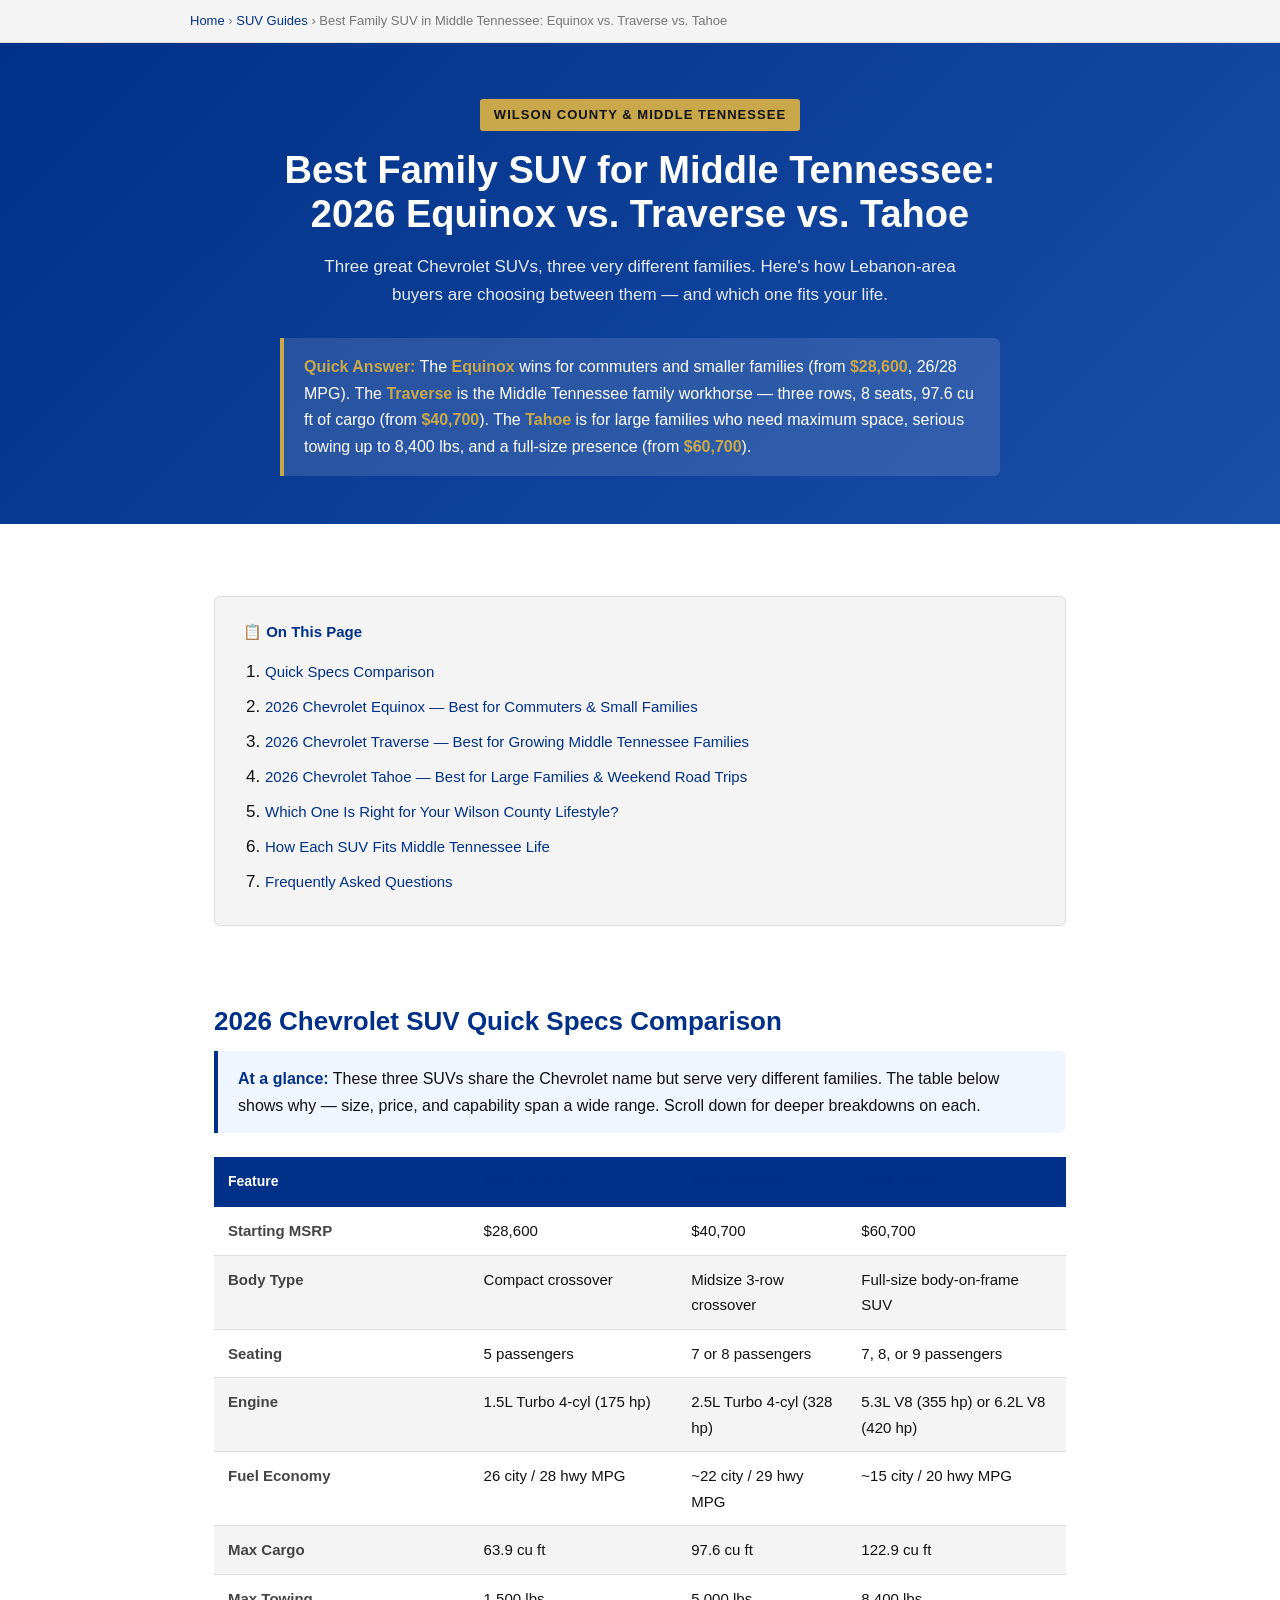
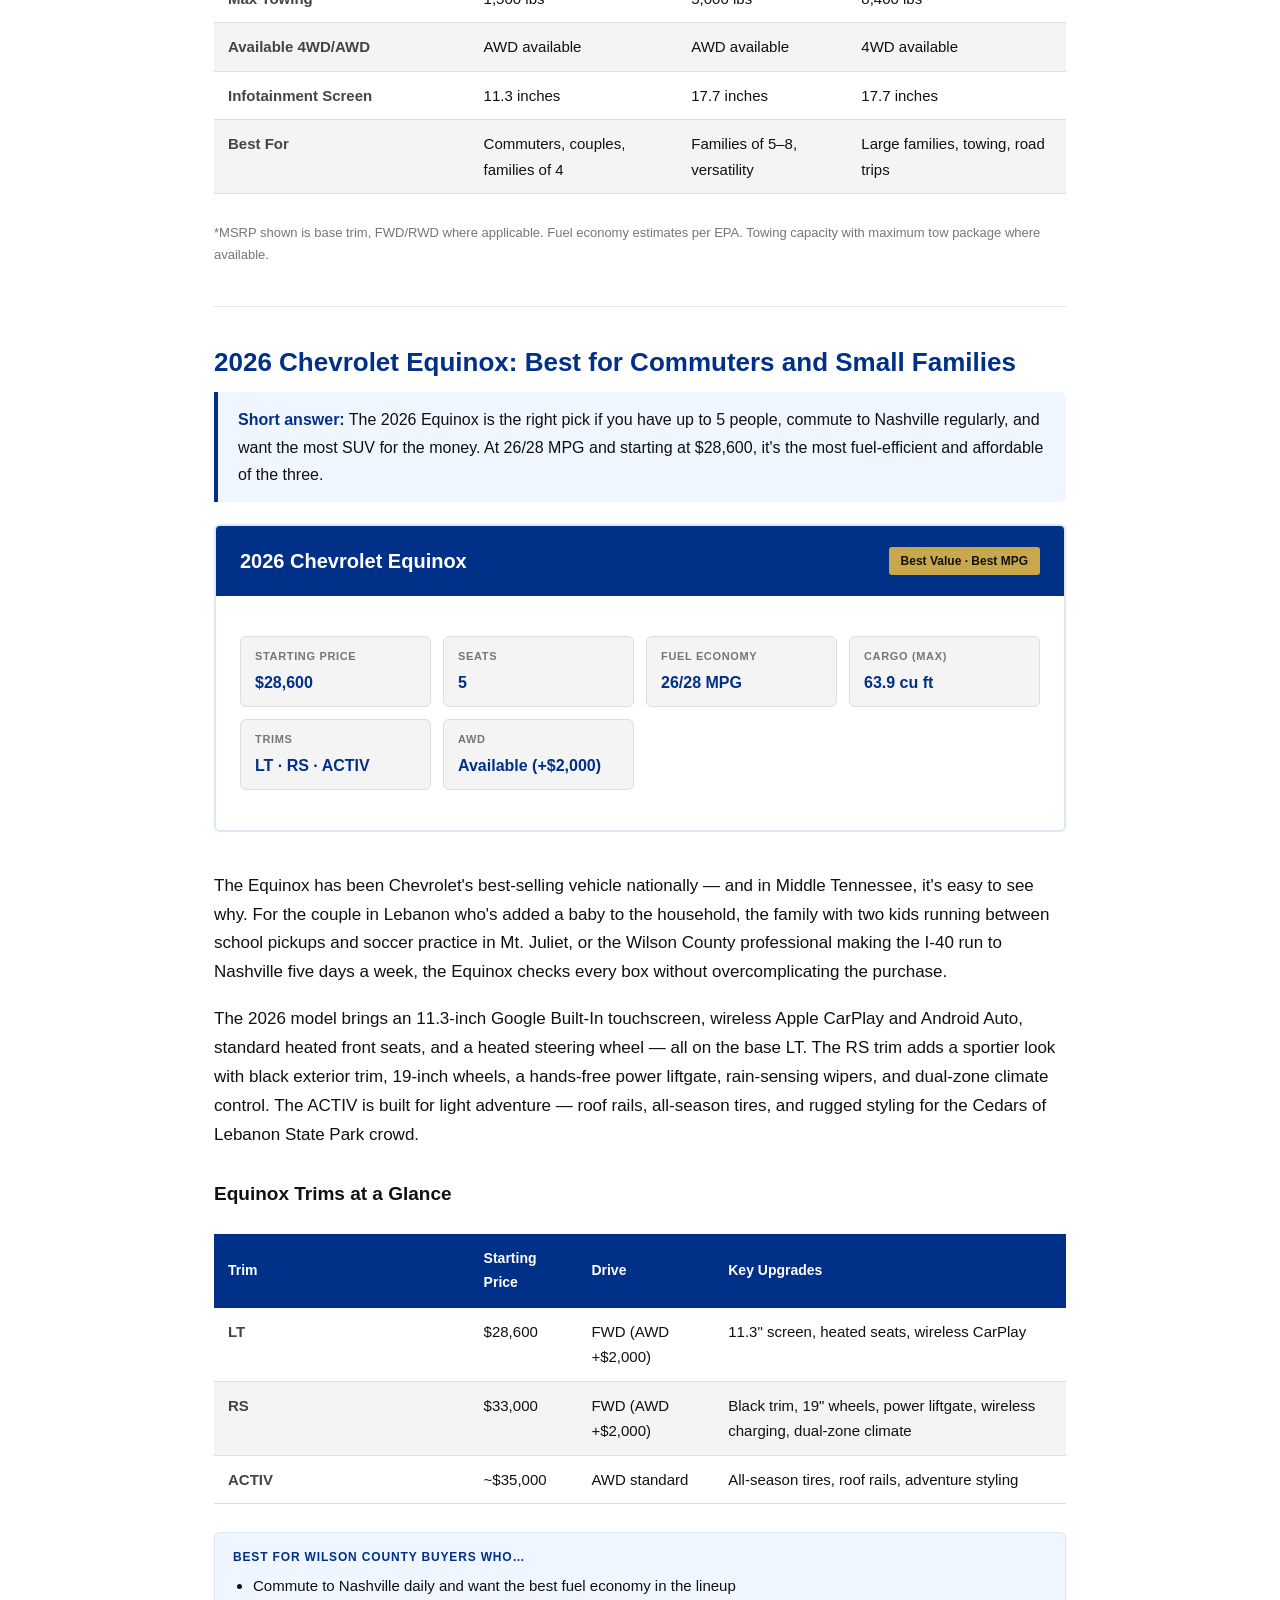
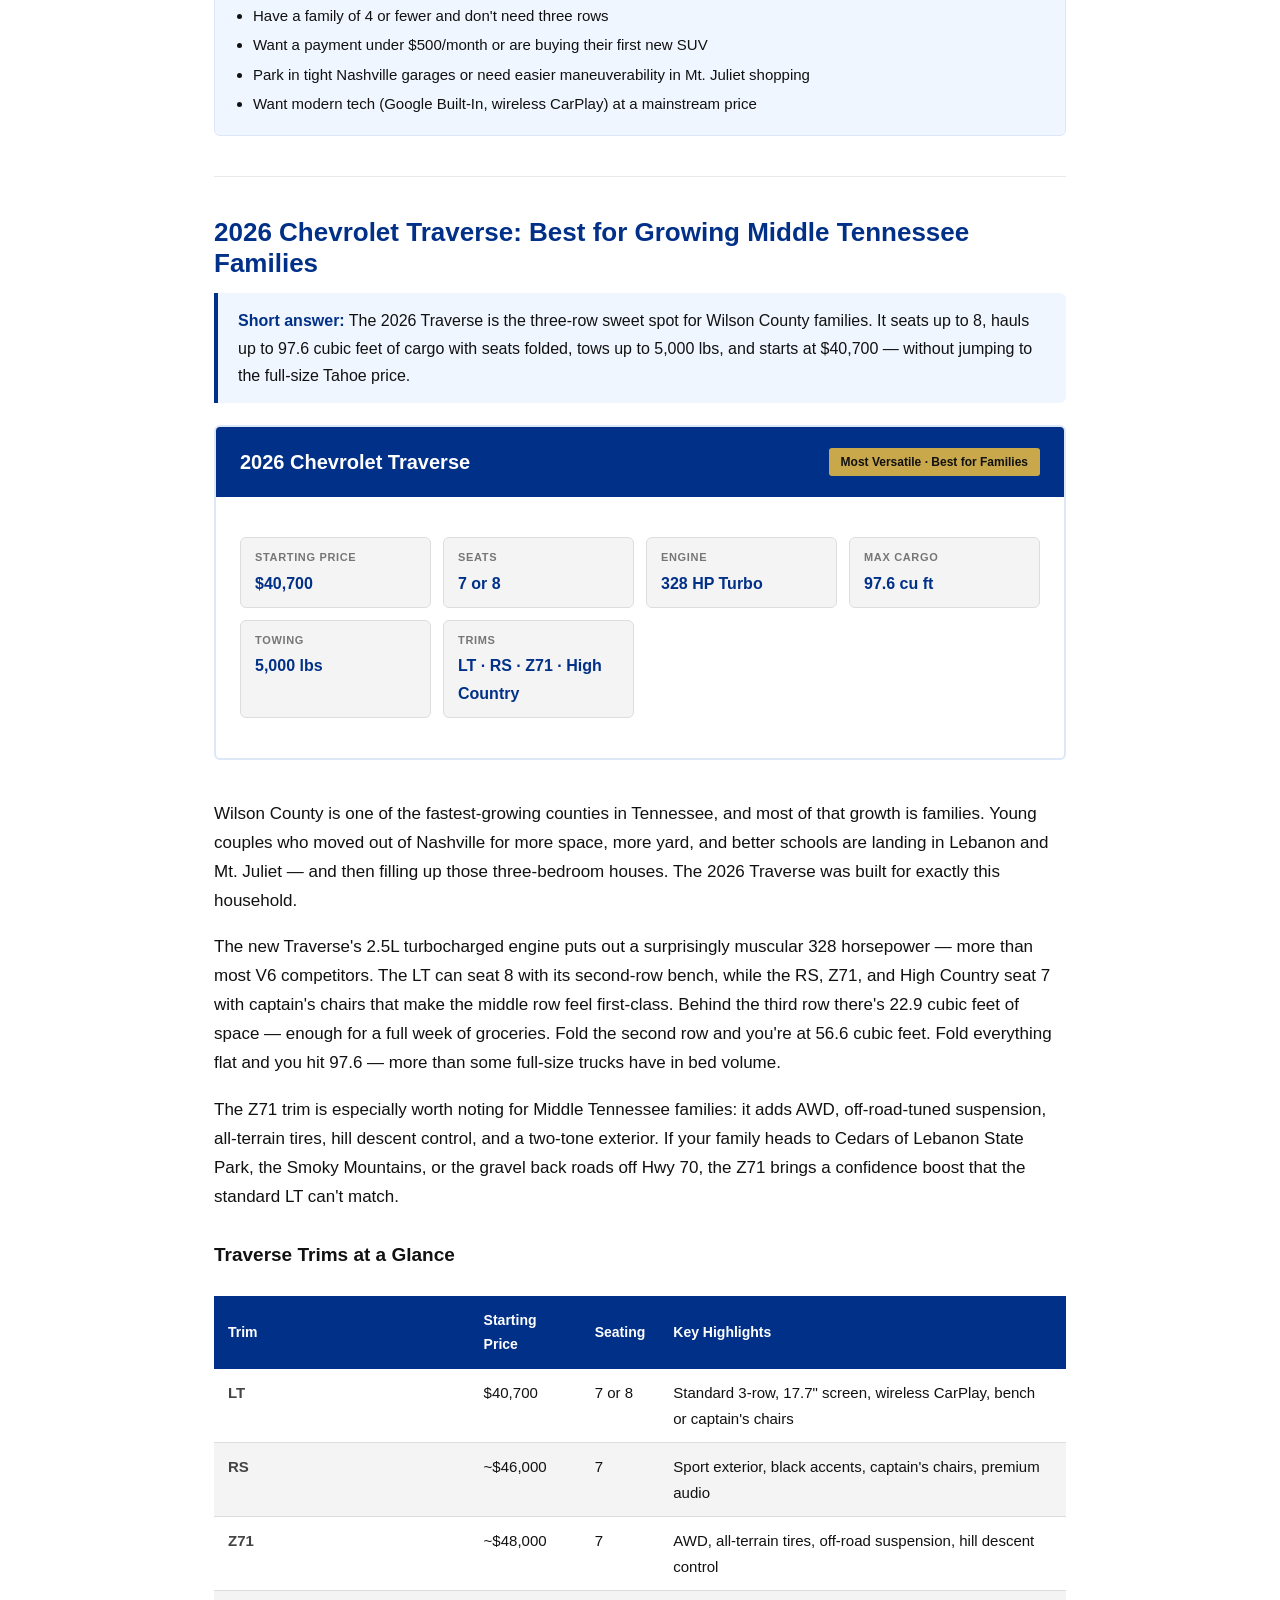
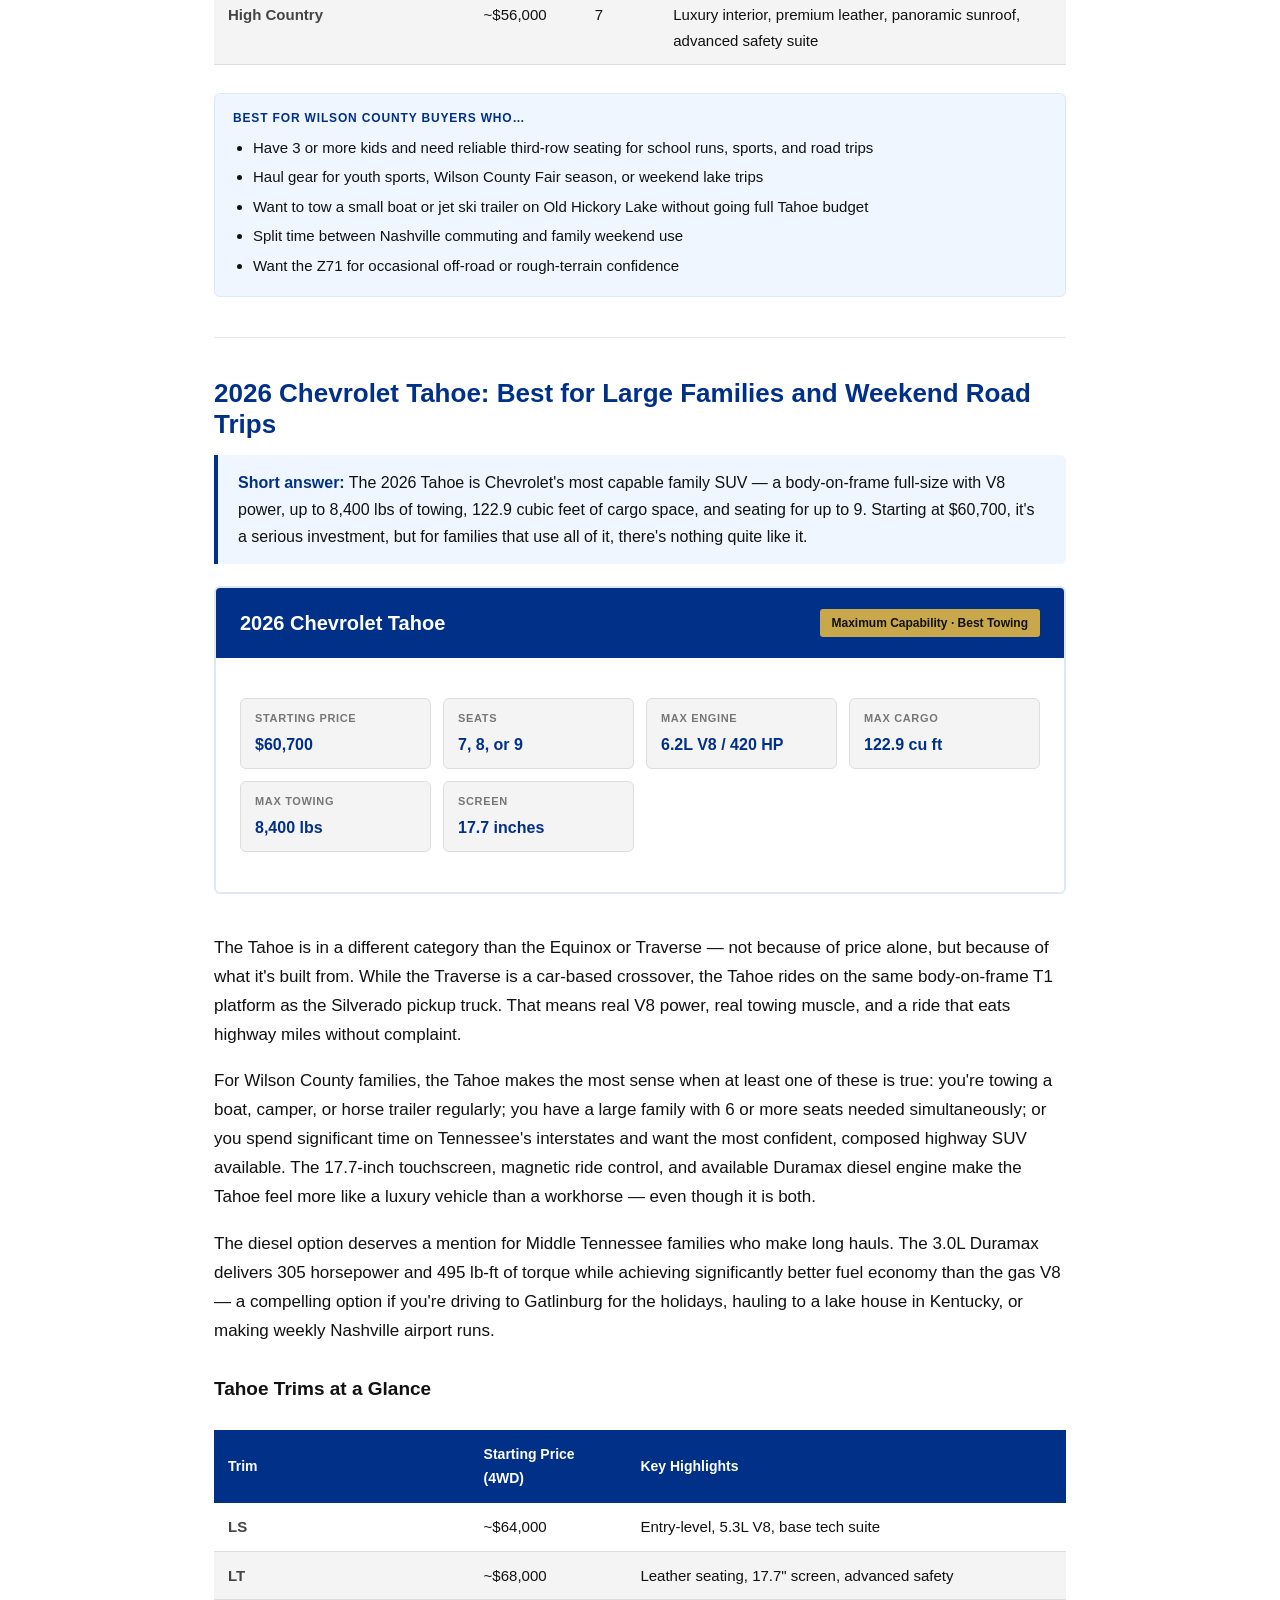
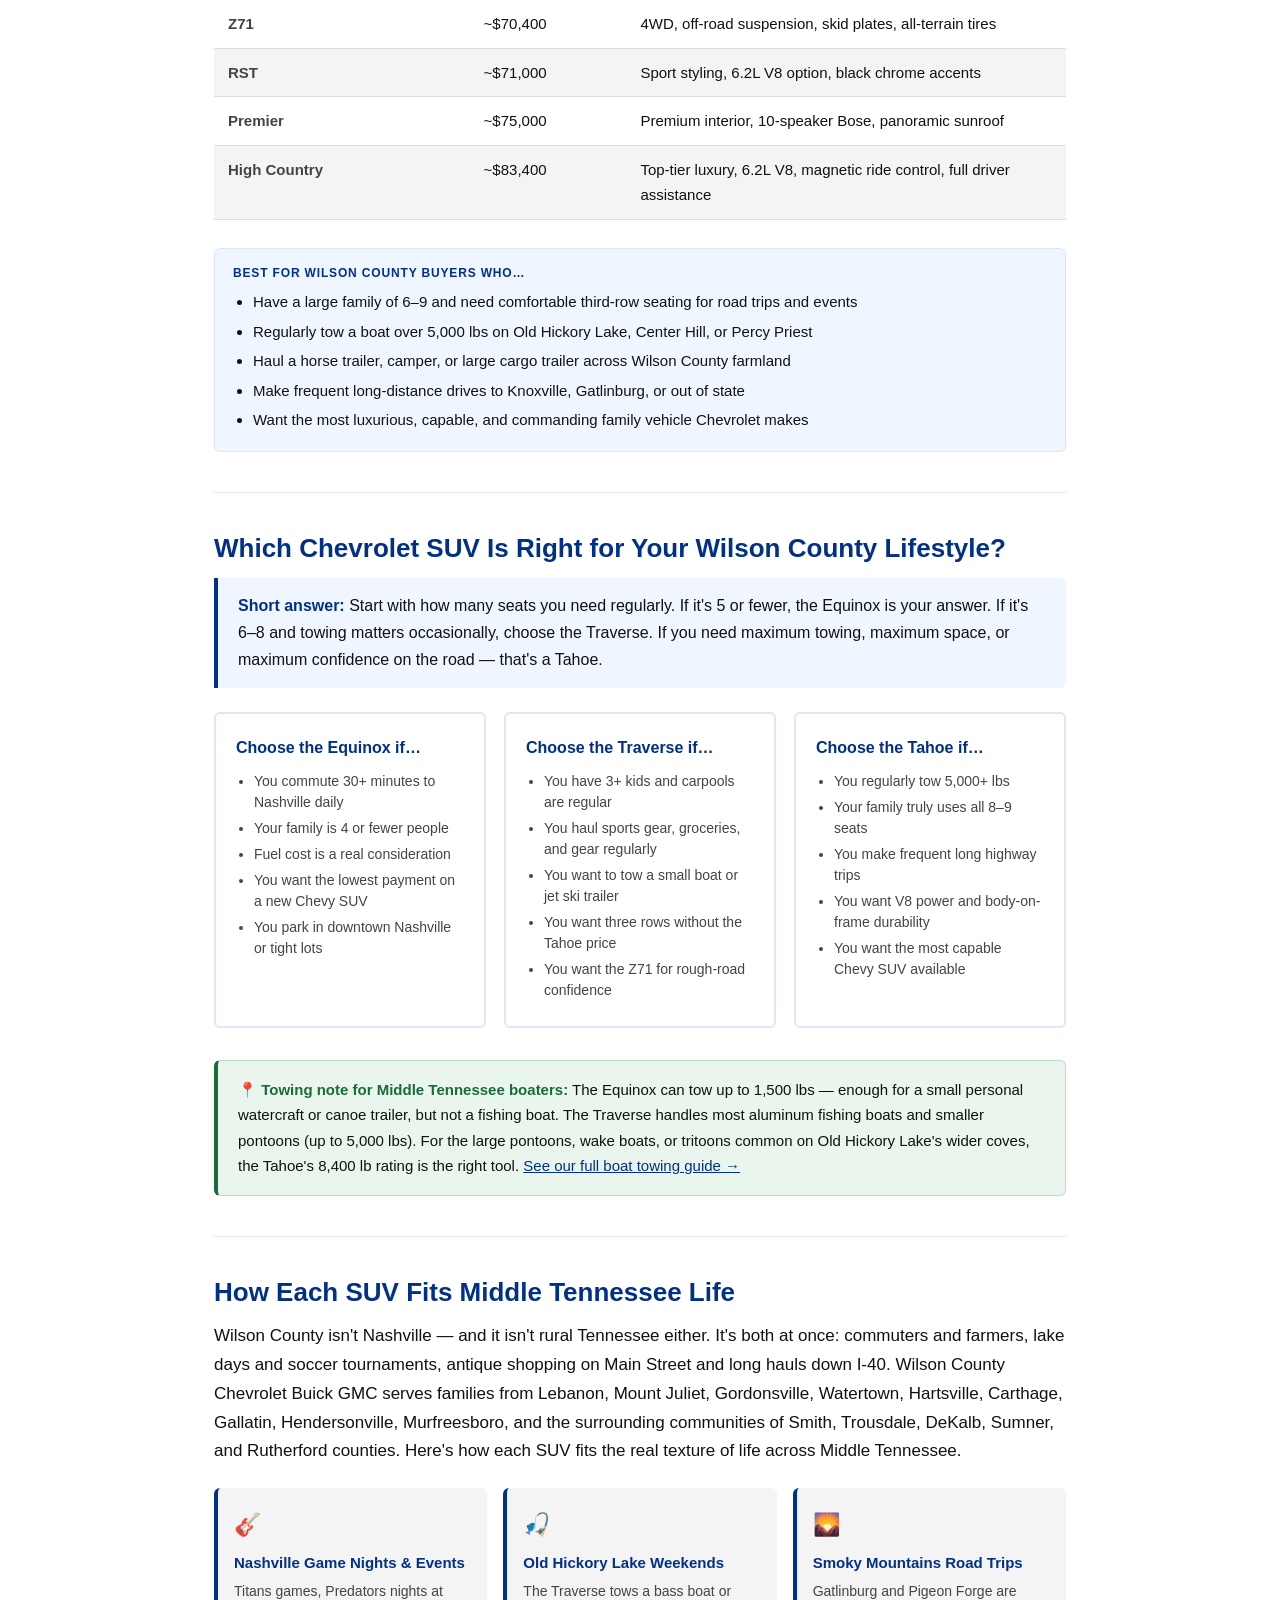
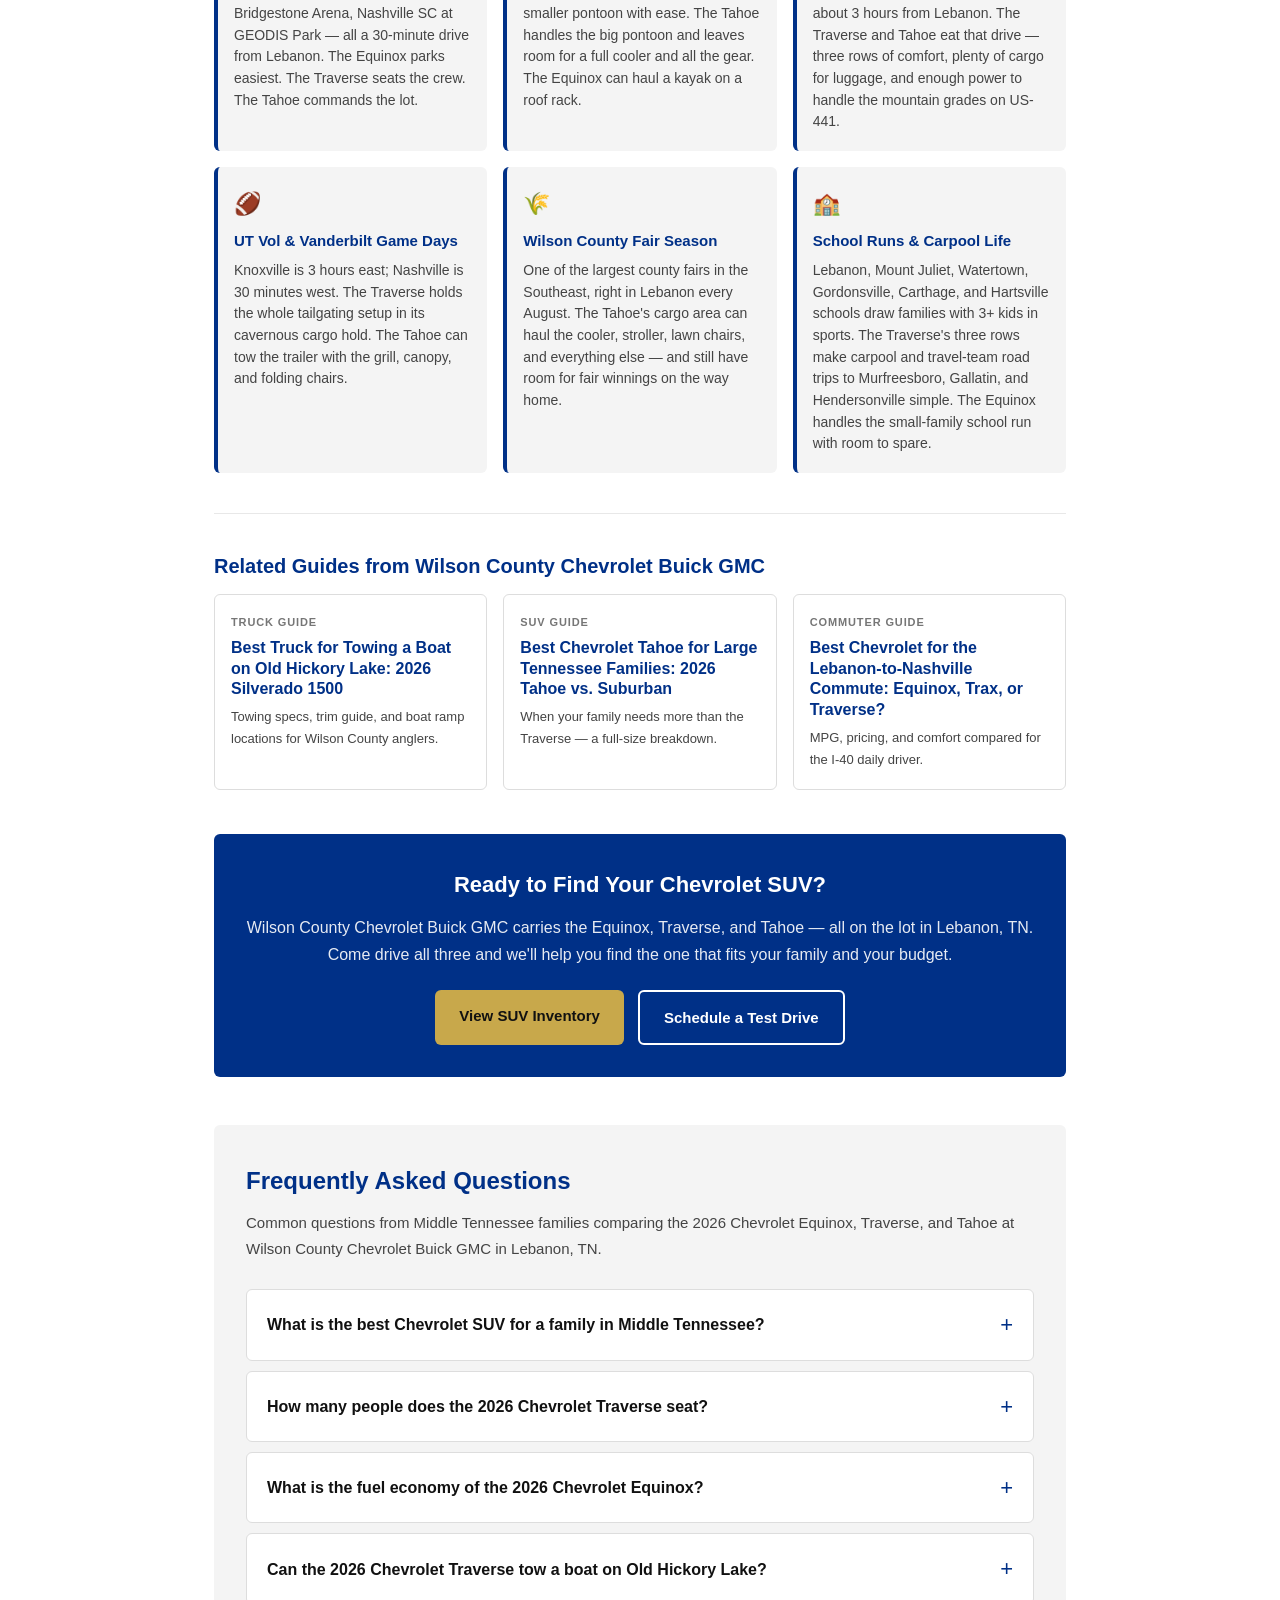
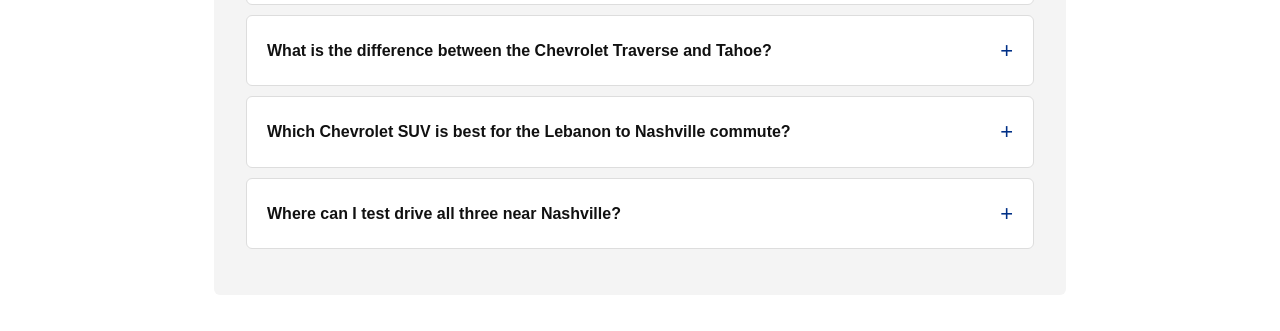
<file: Research/equinox-traverse-tahoe-family-suv-middle-tennessee.html>
<!DOCTYPE html>
<html lang="en">
<head>
  <meta charset="UTF-8" />
  <meta name="viewport" content="width=device-width, initial-scale=1.0" />
  <title>Best Family SUV in Middle Tennessee: 2026 Equinox vs. Traverse vs. Tahoe | Wilson County Chevrolet Buick GMC – Lebanon, TN</title>
  <meta name="description" content="Comparing the 2026 Chevrolet Equinox, Traverse, and Tahoe for Middle Tennessee families. Specs, pricing, cargo, seating, and which one fits your Wilson County lifestyle — from Lebanon's family-owned Chevy dealer since 1927." />

  <!-- ── Canonical URL ──────────────────────────────────────────────── -->
  <link rel="canonical" href="equinox-traverse-tahoe-family-suv-middle-tennessee.html" />

  <!-- ── Open Graph ────────────────────────────────────────────────── -->
  <meta property="og:type"        content="article" />
  <meta property="og:title"       content="Best Family SUV for Middle Tennessee: 2026 Equinox vs. Traverse vs. Tahoe | Wilson County Chevy" />
  <meta property="og:description" content="Equinox from $28,600, Traverse from $40,700, Tahoe from $60,700 — here's which 2026 Chevrolet SUV fits your Wilson County family, commute, and lifestyle." />
  <meta property="og:url"         content="https://www.wilsoncountymotors.com/research/best-family-suv-middle-tennessee-equinox-traverse-tahoe/" />
  <meta property="og:site_name"   content="Wilson County Chevrolet Buick GMC" />
  <meta property="og:locale"      content="en_US" />

  <!-- ── JSON-LD: WebPage + Speakable ─────────────────────────────── -->
  <script type="application/ld+json">
  {
    "@context": "https://schema.org",
    "@type": "WebPage",
    "name": "Best Family SUV in Middle Tennessee: 2026 Equinox vs. Traverse vs. Tahoe",
    "description": "Comparing the 2026 Chevrolet Equinox, Traverse, and Tahoe for Middle Tennessee families. Specs, pricing, cargo, seating, and which one fits your Wilson County lifestyle.",
    "url": "https://www.wilsoncountymotors.com/research/best-family-suv-middle-tennessee-equinox-traverse-tahoe/",
    "datePublished": "2026-04-08",
    "dateModified": "2026-04-08",
    "inLanguage": "en-US",
    "publisher": {
      "@type": "AutoDealer",
      "name": "Wilson County Chevrolet Buick GMC",
      "url": "https://www.wilsoncountymotors.com",
      "address": {
        "@type": "PostalAddress",
        "streetAddress": "903 S Hartmann Dr",
        "addressLocality": "Lebanon",
        "addressRegion": "TN",
        "postalCode": "37090"
      }
    },
    "speakable": {
      "@type": "SpeakableSpecification",
      "cssSelector": [".hero-direct-answer", ".direct-answer"]
    }
  }
  </script>

  <!-- ── JSON-LD: BreadcrumbList ───────────────────────────────────── -->
  <script type="application/ld+json">
  {
    "@context": "https://schema.org",
    "@type": "BreadcrumbList",
    "itemListElement": [
      { "@type": "ListItem", "position": 1, "name": "Home",       "item": "https://www.wilsoncountymotors.com" },
      { "@type": "ListItem", "position": 2, "name": "SUV Guides", "item": "https://www.wilsoncountymotors.com/research/" },
      { "@type": "ListItem", "position": 3, "name": "Best Family SUV for Middle Tennessee: Equinox vs. Traverse vs. Tahoe" }
    ]
  }
  </script>

  <!-- ── JSON-LD: FAQPage Schema ─────────────────────────────────────── -->
  <script type="application/ld+json">
  {
    "@context": "https://schema.org",
    "@type": "FAQPage",
    "mainEntity": [
      {
        "@type": "Question",
        "name": "What is the best Chevrolet SUV for a family in Middle Tennessee?",
        "acceptedAnswer": {
          "@type": "Answer",
          "text": "For most Middle Tennessee families, the best Chevrolet SUV depends on size. The 2026 Equinox is ideal for couples, commuters, and families of 4 — it starts at $28,600 and delivers 26/28 MPG, perfect for the Lebanon-to-Nashville commute. The 2026 Traverse is the sweet spot for families of 5–8 who need three rows, starting at $40,700 with up to 97.6 cubic feet of cargo. The 2026 Tahoe is the choice for larger families, those who tow boats or trailers, or families who want maximum space — it starts at $60,700 and tows up to 8,400 lbs."
        }
      },
      {
        "@type": "Question",
        "name": "How many people does the 2026 Chevrolet Traverse seat?",
        "acceptedAnswer": {
          "@type": "Answer",
          "text": "The 2026 Chevrolet Traverse seats up to 8 people when configured with the available second-row bench seat on the LT trim. The RS, Z71, and High Country trims seat 7 with captain's chairs in the second row. The third row provides 32 inches of legroom — one of the most spacious third rows in its class."
        }
      },
      {
        "@type": "Question",
        "name": "What is the fuel economy of the 2026 Chevrolet Equinox?",
        "acceptedAnswer": {
          "@type": "Answer",
          "text": "The 2026 Chevrolet Equinox FWD gets an EPA-estimated 26 MPG city and 28 MPG highway. AWD models see slightly lower figures. At these ratings, the Equinox is one of the most fuel-efficient non-hybrid SUVs in its class — a strong advantage for Lebanon and Wilson County residents commuting daily to Nashville on I-40."
        }
      },
      {
        "@type": "Question",
        "name": "Can the 2026 Chevrolet Traverse tow a boat?",
        "acceptedAnswer": {
          "@type": "Answer",
          "text": "Yes. The 2026 Chevrolet Traverse is rated to tow up to 5,000 pounds — enough for most aluminum fishing boats, smaller pontoons, and jet ski trailers used on Old Hickory Lake and Percy Priest Lake. For heavier boats or pontoons above 5,000 lbs, the 2026 Tahoe (rated up to 8,400 lbs) or a Silverado 1500 would be a better fit."
        }
      },
      {
        "@type": "Question",
        "name": "How much does the 2026 Chevrolet Tahoe cost?",
        "acceptedAnswer": {
          "@type": "Answer",
          "text": "The 2026 Chevrolet Tahoe starts at $60,700 for the base LS trim in rear-wheel drive. The Z71 4WD starts at approximately $70,400, and the fully loaded High Country 4WD starts at around $83,400. All Tahoe trims are available at Wilson County Chevrolet Buick GMC in Lebanon, TN."
        }
      },
      {
        "@type": "Question",
        "name": "What is the difference between the Chevrolet Traverse and Tahoe?",
        "acceptedAnswer": {
          "@type": "Answer",
          "text": "The key differences are platform, size, and capability. The Traverse is a unibody crossover — lighter, more car-like to drive, better fuel economy, and starts around $40,700. The Tahoe is a body-on-frame full-size SUV, the same platform as the Silverado truck — it's larger, more powerful (V8 engines), tows up to 8,400 lbs versus 5,000 for the Traverse, and starts at $60,700. For most Middle Tennessee families who don't need heavy towing, the Traverse delivers more value. Families who regularly tow a boat, camper, or horse trailer should consider the Tahoe."
        }
      },
      {
        "@type": "Question",
        "name": "Which Chevrolet SUV is best for the Lebanon to Nashville commute?",
        "acceptedAnswer": {
          "@type": "Answer",
          "text": "The 2026 Chevrolet Equinox is the best choice for Lebanon-to-Nashville commuters. It delivers 26/28 MPG, starts at $28,600, and is easy to park at Nashville offices and garages. Its 11.3-inch Google Built-In touchscreen, wireless CarPlay, and standard heated seats make the I-40 drive comfortable year-round. The Traverse is a good option for families who need the extra space but still commute regularly."
        }
      },
      {
        "@type": "Question",
        "name": "Where can I test drive the Equinox, Traverse, and Tahoe near Nashville?",
        "acceptedAnswer": {
          "@type": "Answer",
          "text": "Wilson County Chevrolet Buick GMC carries all three — the Equinox, Traverse, and Tahoe — at our dealership at 903 S Hartmann Dr in Lebanon, TN, approximately 30 minutes east of Nashville on I-40. Call (615) 549-6817 or visit wilsoncountymotors.com to check current inventory and schedule a side-by-side test drive."
        }
      }
    ]
  }
  </script>

  <!-- ── JSON-LD: AutoDealer + Vehicles Schema ──────────────────────── -->
  <script type="application/ld+json">
  {
    "@context": "https://schema.org",
    "@graph": [
      {
        "@type": "AutoDealer",
        "name": "Wilson County Chevrolet Buick GMC",
        "url": "https://www.wilsoncountymotors.com",
        "telephone": "(615) 549-6817",
        "address": {
          "@type": "PostalAddress",
          "streetAddress": "903 S Hartmann Dr",
          "addressLocality": "Lebanon",
          "addressRegion": "TN",
          "postalCode": "37090",
          "addressCountry": "US"
        },
        "description": "Family-owned Chevrolet, Buick, and GMC dealer in Lebanon, TN serving Wilson County since 1927.",
        "areaServed": ["Lebanon TN","Wilson County TN","Mt. Juliet TN","Murfreesboro TN","Nashville TN","Hendersonville TN","Gallatin TN","Watertown TN","Carthage TN","Gordonsville TN","Hartsville TN","Smith County TN","DeKalb County TN","Trousdale County TN","Macon County TN","Sumner County TN","Rutherford County TN"]
      },
      {
        "@type": "ItemList",
        "name": "2026 Chevrolet Family SUV Lineup",
        "itemListElement": [
          { "@type": "ListItem", "position": 1, "name": "2026 Chevrolet Equinox", "description": "Compact SUV seating 5, 26/28 MPG, starting at $28,600. Best for commuters and small families in Middle Tennessee." },
          { "@type": "ListItem", "position": 2, "name": "2026 Chevrolet Traverse", "description": "3-row midsize SUV seating 7–8, 97.6 cu ft cargo, 5,000 lb towing, starting at $40,700. Best for growing Middle Tennessee families." },
          { "@type": "ListItem", "position": 3, "name": "2026 Chevrolet Tahoe", "description": "Full-size body-on-frame SUV seating 7–9, 122.9 cu ft cargo, 8,400 lb towing, starting at $60,700. Best for large families and towing in Middle Tennessee." }
        ]
      }
    ]
  }
  </script>

  <style>
    *, *::before, *::after { box-sizing: border-box; margin: 0; padding: 0; }

    :root {
      --blue:       #003087;
      --blue-mid:   #1a4fa8;
      --blue-light: #dce8f8;
      --blue-pale:  #f0f6ff;
      --gold:       #c8a84b;
      --black:      #111111;
      --gray-dark:  #444444;
      --gray-mid:   #767676;
      --gray-light: #f4f4f4;
      --white:      #ffffff;
      --green:      #1a6b3c;
      --green-pale: #eaf5ee;
      --max-w:      900px;
      --radius:     6px;
    }

    html { scroll-behavior: smooth; }

    body {
      font-family: 'Segoe UI', Arial, Helvetica, sans-serif;
      font-size: 17px;
      line-height: 1.7;
      color: var(--black);
      background: var(--white);
    }

    a { color: var(--blue); text-decoration: underline; }
    a:hover { color: var(--blue-mid); }
    img { max-width: 100%; height: auto; display: block; }

    /* ─ Breadcrumb ─ */
    .breadcrumb {
      background: var(--gray-light);
      border-bottom: 1px solid #ddd;
      padding: 10px 24px;
      font-size: 13px;
      color: var(--gray-mid);
    }
    .breadcrumb a { color: var(--blue); text-decoration: none; }
    .breadcrumb a:hover { text-decoration: underline; }
    .breadcrumb-inner { max-width: var(--max-w); margin: 0 auto; }

    /* ─ Hero ─ */
    .hero {
      background: linear-gradient(135deg, var(--blue) 0%, var(--blue-mid) 100%);
      color: #fff;
      padding: 56px 24px 48px;
      text-align: center;
    }
    .hero-inner { max-width: var(--max-w); margin: 0 auto; }
    .hero-eyebrow {
      display: inline-block;
      background: var(--gold);
      color: #111;
      font-size: 13px;
      font-weight: 700;
      letter-spacing: .08em;
      text-transform: uppercase;
      padding: 5px 14px;
      border-radius: 3px;
      margin-bottom: 18px;
    }
    .hero h1 {
      font-size: clamp(24px, 4vw, 38px);
      font-weight: 800;
      line-height: 1.15;
      margin-bottom: 16px;
      color: #fff;
    }
    .hero-sub { font-size: 17px; opacity: .9; max-width: 680px; margin: 0 auto 28px; }
    .hero-direct-answer {
      background: rgba(255,255,255,.12);
      border-left: 4px solid var(--gold);
      border-radius: 0 var(--radius) var(--radius) 0;
      padding: 16px 20px;
      text-align: left;
      max-width: 720px;
      margin: 0 auto;
      font-size: 16px;
      line-height: 1.65;
    }
    .hero-direct-answer strong { color: var(--gold); }

    /* ─ Layout ─ */
    .page-wrap { max-width: var(--max-w); margin: 0 auto; padding: 0 24px; }
    .spacer-sm { height: 20px; }
    .spacer-md { height: 36px; }

    /* ─ TOC ─ */
    .toc {
      background: var(--gray-light);
      border: 1px solid #ddd;
      border-radius: var(--radius);
      padding: 22px 28px;
      margin: 36px 0 40px;
    }
    .toc h2 { font-size: 15px; font-weight: 700; color: var(--blue); margin-bottom: 14px; }
    .toc ol { padding-left: 22px; margin: 0; }
    .toc li { margin-bottom: 6px; }
    .toc a { font-size: 15px; color: var(--blue); text-decoration: none; }
    .toc a:hover { text-decoration: underline; }

    /* ─ Content sections ─ */
    .content-section { padding: 40px 0 0; border-top: 1px solid #e8e8e8; margin-top: 40px; }
    .content-section:first-of-type { border-top: none; }

    h2.section-title {
      font-size: clamp(20px, 3vw, 26px);
      font-weight: 800;
      color: var(--blue);
      line-height: 1.2;
      margin-bottom: 14px;
    }
    h3.subsection-title {
      font-size: 19px;
      font-weight: 700;
      color: var(--black);
      margin: 28px 0 10px;
    }
    p { margin-bottom: 18px; }

    /* ─ Direct answer callout ─ */
    .direct-answer {
      background: var(--blue-pale);
      border-left: 4px solid var(--blue);
      padding: 14px 20px;
      margin-bottom: 22px;
      border-radius: 0 var(--radius) var(--radius) 0;
      font-size: 16px;
      color: var(--black);
    }
    .direct-answer strong { color: var(--blue); }

    /* ─ Quick compare table ─ */
    .compare-wrap { overflow-x: auto; margin: 24px 0 28px; }
    table.compare-table {
      width: 100%;
      border-collapse: collapse;
      font-size: 15px;
      min-width: 560px;
    }
    .compare-table thead tr { background: var(--blue); color: #fff; }
    .compare-table thead th { padding: 13px 14px; text-align: left; font-weight: 700; font-size: 14px; }
    .compare-table thead th:first-child { width: 30%; }
    .compare-table tbody tr:nth-child(odd)  { background: var(--white); }
    .compare-table tbody tr:nth-child(even) { background: var(--gray-light); }
    .compare-table td { padding: 11px 14px; border-bottom: 1px solid #ddd; vertical-align: top; font-size: 15px; }
    .compare-table td:first-child { font-weight: 600; color: var(--gray-dark); }
    .col-equinox { color: var(--blue); }
    .col-traverse { color: var(--blue); }
    .col-tahoe  { color: var(--blue); }

    /* ─ SUV profile cards ─ */
    .suv-card {
      border: 2px solid var(--blue-light);
      border-radius: var(--radius);
      overflow: hidden;
      margin-bottom: 40px;
    }
    .suv-card-header {
      background: var(--blue);
      color: #fff;
      padding: 18px 24px;
      display: flex;
      align-items: center;
      justify-content: space-between;
      flex-wrap: wrap;
      gap: 10px;
    }
    .suv-card-header h3 { font-size: 20px; font-weight: 800; margin: 0; }
    .suv-card-header .tag {
      background: var(--gold);
      color: #111;
      font-size: 12px;
      font-weight: 700;
      padding: 4px 12px;
      border-radius: 3px;
      white-space: nowrap;
    }
    .suv-card-body { padding: 22px 24px; }
    .suv-card-body p { font-size: 16px; margin-bottom: 16px; }
    .suv-specs {
      display: grid;
      grid-template-columns: repeat(auto-fill, minmax(170px, 1fr));
      gap: 12px;
      margin: 18px 0;
    }
    .spec-chip {
      background: var(--gray-light);
      border: 1px solid #ddd;
      border-radius: var(--radius);
      padding: 10px 14px;
    }
    .spec-chip-label { font-size: 11px; font-weight: 700; text-transform: uppercase; letter-spacing: .06em; color: var(--gray-mid); margin-bottom: 3px; }
    .spec-chip-value { font-size: 16px; font-weight: 700; color: var(--blue); }
    .suv-best-for {
      background: var(--blue-pale);
      border: 1px solid var(--blue-light);
      border-radius: var(--radius);
      padding: 14px 18px;
      margin-top: 16px;
    }
    .suv-best-for-label { font-size: 12px; font-weight: 700; text-transform: uppercase; letter-spacing: .07em; color: var(--blue); margin-bottom: 6px; }
    .suv-best-for ul { padding-left: 20px; margin: 0; }
    .suv-best-for li { font-size: 15px; margin-bottom: 4px; }

    /* ─ Decision guide ─ */
    .decision-grid {
      display: grid;
      grid-template-columns: repeat(auto-fill, minmax(250px, 1fr));
      gap: 18px;
      margin: 24px 0 32px;
    }
    .decision-card {
      border: 2px solid var(--blue-light);
      border-radius: var(--radius);
      padding: 20px;
      background: var(--white);
    }
    .decision-card h4 { font-size: 16px; font-weight: 700; color: var(--blue); margin-bottom: 10px; }
    .decision-card ul { padding-left: 18px; margin: 0; }
    .decision-card li { font-size: 14px; margin-bottom: 5px; color: var(--gray-dark); line-height: 1.5; }

    /* ─ Middle TN life section ─ */
    .tn-life-grid {
      display: grid;
      grid-template-columns: repeat(auto-fill, minmax(260px, 1fr));
      gap: 16px;
      margin: 22px 0 30px;
    }
    .tn-life-card {
      background: var(--gray-light);
      border-radius: var(--radius);
      padding: 18px 16px;
      border-left: 4px solid var(--blue);
    }
    .tn-life-card h4 { font-size: 15px; font-weight: 700; color: var(--blue); margin-bottom: 6px; }
    .tn-life-card p  { font-size: 14px; color: var(--gray-dark); margin: 0; line-height: 1.55; }
    .tn-life-icon { font-size: 22px; margin-bottom: 6px; }

    /* ─ Towing note ─ */
    .towing-note {
      background: var(--green-pale);
      border: 1px solid #b6dfc9;
      border-left: 4px solid var(--green);
      border-radius: var(--radius);
      padding: 16px 20px;
      margin: 28px 0;
      font-size: 15px;
      color: var(--black);
    }
    .towing-note strong { color: var(--green); }

    /* ─ FAQ ─ */
    .faq-section {
      background: var(--gray-light);
      border-radius: var(--radius);
      padding: 36px 32px;
      margin-top: 48px;
    }
    .faq-section h2 { font-size: 24px; font-weight: 800; color: var(--blue); margin-bottom: 8px; }
    .faq-intro { font-size: 15px; color: var(--gray-dark); margin-bottom: 28px; }
    details.faq-item {
      background: var(--white);
      border: 1px solid #ddd;
      border-radius: var(--radius);
      margin-bottom: 10px;
      overflow: hidden;
    }
    details.faq-item[open] { border-color: var(--blue); }
    details.faq-item summary {
      padding: 16px 20px;
      font-weight: 700;
      font-size: 16px;
      cursor: pointer;
      list-style: none;
      display: flex;
      align-items: center;
      justify-content: space-between;
      color: var(--black);
      user-select: none;
    }
    details.faq-item summary::-webkit-details-marker { display: none; }
    details.faq-item summary::after { content: '+'; font-size: 22px; font-weight: 400; color: var(--blue); margin-left: 12px; flex-shrink: 0; }
    details.faq-item[open] summary::after { content: '−'; }
    .faq-answer { padding: 14px 20px 20px; font-size: 15px; line-height: 1.65; color: var(--gray-dark); border-top: 1px solid #eee; }

    /* ─ CTA strip ─ */
    .cta-strip {
      background: var(--blue);
      color: #fff;
      border-radius: var(--radius);
      padding: 32px 28px;
      text-align: center;
      margin: 44px 0 24px;
    }
    .cta-strip h2 { font-size: 22px; font-weight: 800; margin-bottom: 10px; color: #fff; }
    .cta-strip p  { font-size: 16px; opacity: .9; margin-bottom: 22px; }
    .cta-buttons { display: flex; gap: 14px; justify-content: center; flex-wrap: wrap; }
    .btn-primary {
      background: var(--gold); color: #111 !important;
      font-weight: 700; font-size: 15px; padding: 13px 24px;
      border-radius: var(--radius); text-decoration: none !important;
      transition: background .2s; display: inline-block;
    }
    .btn-primary:hover { background: #b8943d; }
    .btn-secondary {
      background: transparent; color: #fff !important;
      font-weight: 700; font-size: 15px; padding: 13px 24px;
      border-radius: var(--radius); border: 2px solid #fff;
      text-decoration: none !important; display: inline-block;
    }
    .btn-secondary:hover { background: rgba(255,255,255,.1); }

    @media (max-width: 600px) {
      .hero { padding: 36px 16px 32px; }
      .page-wrap { padding: 0 16px; }
      .faq-section { padding: 24px 16px; }
      .cta-strip { padding: 24px 16px; }
      .suv-card-body { padding: 18px 16px; }
      .decision-grid, .tn-life-grid { grid-template-columns: 1fr; }
    }
  </style>
</head>
<body>

<!-- ── Breadcrumb ──────────────────────────────────────────────────── -->
  <nav class="breadcrumb" aria-label="Breadcrumb">
    <div class="breadcrumb-inner">
      <a href="index.html">Home</a> ›
      <a href="index.html">SUV Guides</a> ›
      Best Family SUV in Middle Tennessee: Equinox vs. Traverse vs. Tahoe
    </div>
  </nav>

  <!-- ── Hero ───────────────────────────────────────────────────────── -->
  <section class="hero" aria-label="Page hero">
    <div class="hero-inner">
      <span class="hero-eyebrow">Wilson County &amp; Middle Tennessee</span>
      <h1>Best Family SUV for Middle Tennessee:<br>2026 Equinox vs. Traverse vs. Tahoe</h1>
      <p class="hero-sub">Three great Chevrolet SUVs, three very different families. Here's how Lebanon-area buyers are choosing between them — and which one fits your life.</p>
      <div class="hero-direct-answer" role="region" aria-label="Quick answer">
        <strong>Quick Answer:</strong> The <strong>Equinox</strong> wins for commuters and smaller families (from <strong>$28,600</strong>, 26/28 MPG). The <strong>Traverse</strong> is the Middle Tennessee family workhorse — three rows, 8 seats, 97.6 cu ft of cargo (from <strong>$40,700</strong>). The <strong>Tahoe</strong> is for large families who need maximum space, serious towing up to 8,400 lbs, and a full-size presence (from <strong>$60,700</strong>).
      </div>
    </div>
  </section>

  <!-- ── Main ───────────────────────────────────────────────────────── -->
  <main id="main-content">
    <div class="page-wrap">
      <div class="spacer-md"></div>

      <!-- ── Hero Image Slot ─────────────────────────────────────────────
           DEALER.COM: Insert side-by-side or lineup image of Equinox,
           Traverse, and Tahoe. Suggested alt text provided below.
      ──────────────────────────────────────────────────────────────────── -->
      <!-- <img src="[CHEVY-SUV-LINEUP-IMAGE-URL]"
                alt="2026 Chevrolet Equinox Traverse and Tahoe SUV lineup at Wilson County Chevrolet Buick GMC in Lebanon Tennessee"
                width="900" height="500" loading="eager" /> -->

      <!-- TOC -->
      <nav class="toc" aria-label="Page contents">
        <h2>📋 On This Page</h2>
        <ol>
          <li><a href="#quick-compare">Quick Specs Comparison</a></li>
          <li><a href="#equinox">2026 Chevrolet Equinox — Best for Commuters &amp; Small Families</a></li>
          <li><a href="#traverse">2026 Chevrolet Traverse — Best for Growing Middle Tennessee Families</a></li>
          <li><a href="#tahoe">2026 Chevrolet Tahoe — Best for Large Families &amp; Weekend Road Trips</a></li>
          <li><a href="#which-is-right">Which One Is Right for Your Wilson County Lifestyle?</a></li>
          <li><a href="#middle-tn-life">How Each SUV Fits Middle Tennessee Life</a></li>
          <li><a href="#faq">Frequently Asked Questions</a></li>
        </ol>
      </nav>

      <!-- ── Section 1: Quick Compare ─── -->
      <section class="content-section" id="quick-compare">
        <h2 class="section-title">2026 Chevrolet SUV Quick Specs Comparison</h2>
        <div class="direct-answer">
          <strong>At a glance:</strong> These three SUVs share the Chevrolet name but serve very different families. The table below shows why — size, price, and capability span a wide range. Scroll down for deeper breakdowns on each.
        </div>

        <div class="compare-wrap">
          <table class="compare-table" aria-label="2026 Chevrolet Equinox vs Traverse vs Tahoe comparison">
            <thead>
              <tr>
                <th>Feature</th>
                <th class="col-equinox">2026 Equinox</th>
                <th class="col-traverse">2026 Traverse</th>
                <th class="col-tahoe">2026 Tahoe</th>
              </tr>
            </thead>
            <tbody>
              <tr><td>Starting MSRP</td><td>$28,600</td><td>$40,700</td><td>$60,700</td></tr>
              <tr><td>Body Type</td><td>Compact crossover</td><td>Midsize 3-row crossover</td><td>Full-size body-on-frame SUV</td></tr>
              <tr><td>Seating</td><td>5 passengers</td><td>7 or 8 passengers</td><td>7, 8, or 9 passengers</td></tr>
              <tr><td>Engine</td><td>1.5L Turbo 4-cyl (175 hp)</td><td>2.5L Turbo 4-cyl (328 hp)</td><td>5.3L V8 (355 hp) or 6.2L V8 (420 hp)</td></tr>
              <tr><td>Fuel Economy</td><td>26 city / 28 hwy MPG</td><td>~22 city / 29 hwy MPG</td><td>~15 city / 20 hwy MPG</td></tr>
              <tr><td>Max Cargo</td><td>63.9 cu ft</td><td>97.6 cu ft</td><td>122.9 cu ft</td></tr>
              <tr><td>Max Towing</td><td>1,500 lbs</td><td>5,000 lbs</td><td>8,400 lbs</td></tr>
              <tr><td>Available 4WD/AWD</td><td>AWD available</td><td>AWD available</td><td>4WD available</td></tr>
              <tr><td>Infotainment Screen</td><td>11.3 inches</td><td>17.7 inches</td><td>17.7 inches</td></tr>
              <tr><td>Best For</td><td>Commuters, couples, families of 4</td><td>Families of 5–8, versatility</td><td>Large families, towing, road trips</td></tr>
            </tbody>
          </table>
        </div>
        <p style="font-size:13px;color:var(--gray-mid);">*MSRP shown is base trim, FWD/RWD where applicable. Fuel economy estimates per EPA. Towing capacity with maximum tow package where available.</p>
      </section>

      <!-- ── Equinox Image Slot ──────────────────────────────────────────
           DEALER.COM: Insert 2026 Equinox exterior or interior image.
      ──────────────────────────────────────────────────────────────────── -->
      <!-- <img src="[EQUINOX-IMAGE-URL]"
                alt="2026 Chevrolet Equinox RS exterior in Lebanon Tennessee at Wilson County Chevrolet Buick GMC"
                width="900" height="480" loading="lazy" /> -->

      <!-- ── Section 2: Equinox ─── -->
      <section class="content-section" id="equinox">
        <h2 class="section-title">2026 Chevrolet Equinox: Best for Commuters and Small Families</h2>
        <div class="direct-answer">
          <strong>Short answer:</strong> The 2026 Equinox is the right pick if you have up to 5 people, commute to Nashville regularly, and want the most SUV for the money. At 26/28 MPG and starting at $28,600, it's the most fuel-efficient and affordable of the three.
        </div>

        <div class="suv-card">
          <div class="suv-card-header">
            <h3>2026 Chevrolet Equinox</h3>
            <span class="tag">Best Value · Best MPG</span>
          </div>
          <div class="suv-card-body">
            <div class="suv-specs">
              <div class="spec-chip"><div class="spec-chip-label">Starting Price</div><div class="spec-chip-value">$28,600</div></div>
              <div class="spec-chip"><div class="spec-chip-label">Seats</div><div class="spec-chip-value">5</div></div>
              <div class="spec-chip"><div class="spec-chip-label">Fuel Economy</div><div class="spec-chip-value">26/28 MPG</div></div>
              <div class="spec-chip"><div class="spec-chip-label">Cargo (max)</div><div class="spec-chip-value">63.9 cu ft</div></div>
              <div class="spec-chip"><div class="spec-chip-label">Trims</div><div class="spec-chip-value">LT · RS · ACTIV</div></div>
              <div class="spec-chip"><div class="spec-chip-label">AWD</div><div class="spec-chip-value">Available (+$2,000)</div></div>
            </div>
          </div>
        </div>

        <p>The Equinox has been Chevrolet's best-selling vehicle nationally — and in Middle Tennessee, it's easy to see why. For the couple in Lebanon who's added a baby to the household, the family with two kids running between school pickups and soccer practice in Mt. Juliet, or the Wilson County professional making the I-40 run to Nashville five days a week, the Equinox checks every box without overcomplicating the purchase.</p>

        <p>The 2026 model brings an 11.3-inch Google Built-In touchscreen, wireless Apple CarPlay and Android Auto, standard heated front seats, and a heated steering wheel — all on the base LT. The RS trim adds a sportier look with black exterior trim, 19-inch wheels, a hands-free power liftgate, rain-sensing wipers, and dual-zone climate control. The ACTIV is built for light adventure — roof rails, all-season tires, and rugged styling for the Cedars of Lebanon State Park crowd.</p>

        <h3 class="subsection-title">Equinox Trims at a Glance</h3>
        <div class="compare-wrap">
          <table class="compare-table">
            <thead><tr><th>Trim</th><th>Starting Price</th><th>Drive</th><th>Key Upgrades</th></tr></thead>
            <tbody>
              <tr><td>LT</td><td>$28,600</td><td>FWD (AWD +$2,000)</td><td>11.3" screen, heated seats, wireless CarPlay</td></tr>
              <tr><td>RS</td><td>$33,000</td><td>FWD (AWD +$2,000)</td><td>Black trim, 19" wheels, power liftgate, wireless charging, dual-zone climate</td></tr>
              <tr><td>ACTIV</td><td>~$35,000</td><td>AWD standard</td><td>All-season tires, roof rails, adventure styling</td></tr>
            </tbody>
          </table>
        </div>

        <div class="suv-best-for">
          <div class="suv-best-for-label">Best For Wilson County Buyers Who…</div>
          <ul>
            <li>Commute to Nashville daily and want the best fuel economy in the lineup</li>
            <li>Have a family of 4 or fewer and don't need three rows</li>
            <li>Want a payment under $500/month or are buying their first new SUV</li>
            <li>Park in tight Nashville garages or need easier maneuverability in Mt. Juliet shopping</li>
            <li>Want modern tech (Google Built-In, wireless CarPlay) at a mainstream price</li>
          </ul>
        </div>
      </section>

      <!-- ── Traverse Image Slot ─────────────────────────────────────────
           DEALER.COM: Insert 2026 Traverse 3-row interior or exterior image.
      ──────────────────────────────────────────────────────────────────── -->
      <!-- <img src="[TRAVERSE-IMAGE-URL]"
                alt="2026 Chevrolet Traverse three-row family SUV interior seating Lebanon Tennessee Wilson County Chevrolet"
                width="900" height="480" loading="lazy" /> -->

      <!-- ── Section 3: Traverse ─── -->
      <section class="content-section" id="traverse">
        <h2 class="section-title">2026 Chevrolet Traverse: Best for Growing Middle Tennessee Families</h2>
        <div class="direct-answer">
          <strong>Short answer:</strong> The 2026 Traverse is the three-row sweet spot for Wilson County families. It seats up to 8, hauls up to 97.6 cubic feet of cargo with seats folded, tows up to 5,000 lbs, and starts at $40,700 — without jumping to the full-size Tahoe price.
        </div>

        <div class="suv-card">
          <div class="suv-card-header">
            <h3>2026 Chevrolet Traverse</h3>
            <span class="tag">Most Versatile · Best for Families</span>
          </div>
          <div class="suv-card-body">
            <div class="suv-specs">
              <div class="spec-chip"><div class="spec-chip-label">Starting Price</div><div class="spec-chip-value">$40,700</div></div>
              <div class="spec-chip"><div class="spec-chip-label">Seats</div><div class="spec-chip-value">7 or 8</div></div>
              <div class="spec-chip"><div class="spec-chip-label">Engine</div><div class="spec-chip-value">328 HP Turbo</div></div>
              <div class="spec-chip"><div class="spec-chip-label">Max Cargo</div><div class="spec-chip-value">97.6 cu ft</div></div>
              <div class="spec-chip"><div class="spec-chip-label">Towing</div><div class="spec-chip-value">5,000 lbs</div></div>
              <div class="spec-chip"><div class="spec-chip-label">Trims</div><div class="spec-chip-value">LT · RS · Z71 · High Country</div></div>
            </div>
          </div>
        </div>

        <p>Wilson County is one of the fastest-growing counties in Tennessee, and most of that growth is families. Young couples who moved out of Nashville for more space, more yard, and better schools are landing in Lebanon and Mt. Juliet — and then filling up those three-bedroom houses. The 2026 Traverse was built for exactly this household.</p>

        <p>The new Traverse's 2.5L turbocharged engine puts out a surprisingly muscular 328 horsepower — more than most V6 competitors. The LT can seat 8 with its second-row bench, while the RS, Z71, and High Country seat 7 with captain's chairs that make the middle row feel first-class. Behind the third row there's 22.9 cubic feet of space — enough for a full week of groceries. Fold the second row and you're at 56.6 cubic feet. Fold everything flat and you hit 97.6 — more than some full-size trucks have in bed volume.</p>

        <p>The Z71 trim is especially worth noting for Middle Tennessee families: it adds AWD, off-road-tuned suspension, all-terrain tires, hill descent control, and a two-tone exterior. If your family heads to Cedars of Lebanon State Park, the Smoky Mountains, or the gravel back roads off Hwy 70, the Z71 brings a confidence boost that the standard LT can't match.</p>

        <h3 class="subsection-title">Traverse Trims at a Glance</h3>
        <div class="compare-wrap">
          <table class="compare-table">
            <thead><tr><th>Trim</th><th>Starting Price</th><th>Seating</th><th>Key Highlights</th></tr></thead>
            <tbody>
              <tr><td>LT</td><td>$40,700</td><td>7 or 8</td><td>Standard 3-row, 17.7" screen, wireless CarPlay, bench or captain's chairs</td></tr>
              <tr><td>RS</td><td>~$46,000</td><td>7</td><td>Sport exterior, black accents, captain's chairs, premium audio</td></tr>
              <tr><td>Z71</td><td>~$48,000</td><td>7</td><td>AWD, all-terrain tires, off-road suspension, hill descent control</td></tr>
              <tr><td>High Country</td><td>~$56,000</td><td>7</td><td>Luxury interior, premium leather, panoramic sunroof, advanced safety suite</td></tr>
            </tbody>
          </table>
        </div>

        <div class="suv-best-for">
          <div class="suv-best-for-label">Best For Wilson County Buyers Who…</div>
          <ul>
            <li>Have 3 or more kids and need reliable third-row seating for school runs, sports, and road trips</li>
            <li>Haul gear for youth sports, Wilson County Fair season, or weekend lake trips</li>
            <li>Want to tow a small boat or jet ski trailer on Old Hickory Lake without going full Tahoe budget</li>
            <li>Split time between Nashville commuting and family weekend use</li>
            <li>Want the Z71 for occasional off-road or rough-terrain confidence</li>
          </ul>
        </div>
      </section>

      <!-- ── Tahoe Image Slot ─────────────────────────────────────────────
           DEALER.COM: Insert 2026 Tahoe exterior or towing image.
      ──────────────────────────────────────────────────────────────────── -->
      <!-- <img src="[TAHOE-IMAGE-URL]"
                alt="2026 Chevrolet Tahoe full-size SUV exterior at Wilson County Chevrolet Buick GMC Lebanon Tennessee"
                width="900" height="480" loading="lazy" /> -->

      <!-- ── Section 4: Tahoe ─── -->
      <section class="content-section" id="tahoe">
        <h2 class="section-title">2026 Chevrolet Tahoe: Best for Large Families and Weekend Road Trips</h2>
        <div class="direct-answer">
          <strong>Short answer:</strong> The 2026 Tahoe is Chevrolet's most capable family SUV — a body-on-frame full-size with V8 power, up to 8,400 lbs of towing, 122.9 cubic feet of cargo space, and seating for up to 9. Starting at $60,700, it's a serious investment, but for families that use all of it, there's nothing quite like it.
        </div>

        <div class="suv-card">
          <div class="suv-card-header">
            <h3>2026 Chevrolet Tahoe</h3>
            <span class="tag">Maximum Capability · Best Towing</span>
          </div>
          <div class="suv-card-body">
            <div class="suv-specs">
              <div class="spec-chip"><div class="spec-chip-label">Starting Price</div><div class="spec-chip-value">$60,700</div></div>
              <div class="spec-chip"><div class="spec-chip-label">Seats</div><div class="spec-chip-value">7, 8, or 9</div></div>
              <div class="spec-chip"><div class="spec-chip-label">Max Engine</div><div class="spec-chip-value">6.2L V8 / 420 HP</div></div>
              <div class="spec-chip"><div class="spec-chip-label">Max Cargo</div><div class="spec-chip-value">122.9 cu ft</div></div>
              <div class="spec-chip"><div class="spec-chip-label">Max Towing</div><div class="spec-chip-value">8,400 lbs</div></div>
              <div class="spec-chip"><div class="spec-chip-label">Screen</div><div class="spec-chip-value">17.7 inches</div></div>
            </div>
          </div>
        </div>

        <p>The Tahoe is in a different category than the Equinox or Traverse — not because of price alone, but because of what it's built from. While the Traverse is a car-based crossover, the Tahoe rides on the same body-on-frame T1 platform as the Silverado pickup truck. That means real V8 power, real towing muscle, and a ride that eats highway miles without complaint.</p>

        <p>For Wilson County families, the Tahoe makes the most sense when at least one of these is true: you're towing a boat, camper, or horse trailer regularly; you have a large family with 6 or more seats needed simultaneously; or you spend significant time on Tennessee's interstates and want the most confident, composed highway SUV available. The 17.7-inch touchscreen, magnetic ride control, and available Duramax diesel engine make the Tahoe feel more like a luxury vehicle than a workhorse — even though it is both.</p>

        <p>The diesel option deserves a mention for Middle Tennessee families who make long hauls. The 3.0L Duramax delivers 305 horsepower and 495 lb-ft of torque while achieving significantly better fuel economy than the gas V8 — a compelling option if you're driving to Gatlinburg for the holidays, hauling to a lake house in Kentucky, or making weekly Nashville airport runs.</p>

        <h3 class="subsection-title">Tahoe Trims at a Glance</h3>
        <div class="compare-wrap">
          <table class="compare-table">
            <thead><tr><th>Trim</th><th>Starting Price (4WD)</th><th>Key Highlights</th></tr></thead>
            <tbody>
              <tr><td>LS</td><td>~$64,000</td><td>Entry-level, 5.3L V8, base tech suite</td></tr>
              <tr><td>LT</td><td>~$68,000</td><td>Leather seating, 17.7" screen, advanced safety</td></tr>
              <tr><td>Z71</td><td>~$70,400</td><td>4WD, off-road suspension, skid plates, all-terrain tires</td></tr>
              <tr><td>RST</td><td>~$71,000</td><td>Sport styling, 6.2L V8 option, black chrome accents</td></tr>
              <tr><td>Premier</td><td>~$75,000</td><td>Premium interior, 10-speaker Bose, panoramic sunroof</td></tr>
              <tr><td>High Country</td><td>~$83,400</td><td>Top-tier luxury, 6.2L V8, magnetic ride control, full driver assistance</td></tr>
            </tbody>
          </table>
        </div>

        <div class="suv-best-for">
          <div class="suv-best-for-label">Best For Wilson County Buyers Who…</div>
          <ul>
            <li>Have a large family of 6–9 and need comfortable third-row seating for road trips and events</li>
            <li>Regularly tow a boat over 5,000 lbs on Old Hickory Lake, Center Hill, or Percy Priest</li>
            <li>Haul a horse trailer, camper, or large cargo trailer across Wilson County farmland</li>
            <li>Make frequent long-distance drives to Knoxville, Gatlinburg, or out of state</li>
            <li>Want the most luxurious, capable, and commanding family vehicle Chevrolet makes</li>
          </ul>
        </div>
      </section>

      <!-- ── Section 5: Which Is Right ─── -->
      <section class="content-section" id="which-is-right">
        <h2 class="section-title">Which Chevrolet SUV Is Right for Your Wilson County Lifestyle?</h2>
        <div class="direct-answer">
          <strong>Short answer:</strong> Start with how many seats you need regularly. If it's 5 or fewer, the Equinox is your answer. If it's 6–8 and towing matters occasionally, choose the Traverse. If you need maximum towing, maximum space, or maximum confidence on the road — that's a Tahoe.
        </div>

        <div class="decision-grid">
          <div class="decision-card">
            <h4>Choose the Equinox if…</h4>
            <ul>
              <li>You commute 30+ minutes to Nashville daily</li>
              <li>Your family is 4 or fewer people</li>
              <li>Fuel cost is a real consideration</li>
              <li>You want the lowest payment on a new Chevy SUV</li>
              <li>You park in downtown Nashville or tight lots</li>
            </ul>
          </div>
          <div class="decision-card">
            <h4>Choose the Traverse if…</h4>
            <ul>
              <li>You have 3+ kids and carpools are regular</li>
              <li>You haul sports gear, groceries, and gear regularly</li>
              <li>You want to tow a small boat or jet ski trailer</li>
              <li>You want three rows without the Tahoe price</li>
              <li>You want the Z71 for rough-road confidence</li>
            </ul>
          </div>
          <div class="decision-card">
            <h4>Choose the Tahoe if…</h4>
            <ul>
              <li>You regularly tow 5,000+ lbs</li>
              <li>Your family truly uses all 8–9 seats</li>
              <li>You make frequent long highway trips</li>
              <li>You want V8 power and body-on-frame durability</li>
              <li>You want the most capable Chevy SUV available</li>
            </ul>
          </div>
        </div>

        <div class="towing-note">
          <strong>📍 Towing note for Middle Tennessee boaters:</strong> The Equinox can tow up to 1,500 lbs — enough for a small personal watercraft or canoe trailer, but not a fishing boat. The Traverse handles most aluminum fishing boats and smaller pontoons (up to 5,000 lbs). For the large pontoons, wake boats, or tritoons common on Old Hickory Lake's wider coves, the Tahoe's 8,400 lb rating is the right tool. <a href="silverado-farm-truck-wilson-county.html">See our full boat towing guide →</a>
        </div>
      </section>

      <!-- ── Section 6: Middle TN Life ─── -->
      <section class="content-section" id="middle-tn-life">
        <h2 class="section-title">How Each SUV Fits Middle Tennessee Life</h2>
        <p>Wilson County isn't Nashville — and it isn't rural Tennessee either. It's both at once: commuters and farmers, lake days and soccer tournaments, antique shopping on Main Street and long hauls down I-40. Wilson County Chevrolet Buick GMC serves families from Lebanon, Mount Juliet, Gordonsville, Watertown, Hartsville, Carthage, Gallatin, Hendersonville, Murfreesboro, and the surrounding communities of Smith, Trousdale, DeKalb, Sumner, and Rutherford counties. Here's how each SUV fits the real texture of life across Middle Tennessee.</p>

        <div class="tn-life-grid">
          <div class="tn-life-card">
            <div class="tn-life-icon">🎸</div>
            <h4>Nashville Game Nights &amp; Events</h4>
            <p>Titans games, Predators nights at Bridgestone Arena, Nashville SC at GEODIS Park — all a 30-minute drive from Lebanon. The Equinox parks easiest. The Traverse seats the crew. The Tahoe commands the lot.</p>
          </div>
          <div class="tn-life-card">
            <div class="tn-life-icon">🎣</div>
            <h4>Old Hickory Lake Weekends</h4>
            <p>The Traverse tows a bass boat or smaller pontoon with ease. The Tahoe handles the big pontoon and leaves room for a full cooler and all the gear. The Equinox can haul a kayak on a roof rack.</p>
          </div>
          <div class="tn-life-card">
            <div class="tn-life-icon">🌄</div>
            <h4>Smoky Mountains Road Trips</h4>
            <p>Gatlinburg and Pigeon Forge are about 3 hours from Lebanon. The Traverse and Tahoe eat that drive — three rows of comfort, plenty of cargo for luggage, and enough power to handle the mountain grades on US-441.</p>
          </div>
          <div class="tn-life-card">
            <div class="tn-life-icon">🏈</div>
            <h4>UT Vol &amp; Vanderbilt Game Days</h4>
            <p>Knoxville is 3 hours east; Nashville is 30 minutes west. The Traverse holds the whole tailgating setup in its cavernous cargo hold. The Tahoe can tow the trailer with the grill, canopy, and folding chairs.</p>
          </div>
          <div class="tn-life-card">
            <div class="tn-life-icon">🌾</div>
            <h4>Wilson County Fair Season</h4>
            <p>One of the largest county fairs in the Southeast, right in Lebanon every August. The Tahoe's cargo area can haul the cooler, stroller, lawn chairs, and everything else — and still have room for fair winnings on the way home.</p>
          </div>
          <div class="tn-life-card">
            <div class="tn-life-icon">🏫</div>
            <h4>School Runs &amp; Carpool Life</h4>
            <p>Lebanon, Mount Juliet, Watertown, Gordonsville, Carthage, and Hartsville schools draw families with 3+ kids in sports. The Traverse's three rows make carpool and travel-team road trips to Murfreesboro, Gallatin, and Hendersonville simple. The Equinox handles the small-family school run with room to spare.</p>
          </div>
        </div>
      </section>

      <!-- ── Related Guides ─── -->
      <section class="content-section" aria-label="Related guides">
        <h2 class="section-title" style="font-size:20px;">Related Guides from Wilson County Chevrolet Buick GMC</h2>
        <div style="display:grid;grid-template-columns:repeat(auto-fill,minmax(260px,1fr));gap:16px;margin-top:16px;">
          <a href="silverado-farm-truck-wilson-county.html" style="display:block;border:1px solid #ddd;border-radius:6px;padding:18px 16px;text-decoration:none;color:inherit;" onmouseover="this.style.borderColor='#003087'" onmouseout="this.style.borderColor='#ddd'">
            <div style="font-size:11px;font-weight:700;text-transform:uppercase;letter-spacing:.08em;color:#767676;margin-bottom:6px;">Truck Guide</div>
            <div style="font-size:16px;font-weight:700;color:#003087;line-height:1.3;margin-bottom:6px;">Best Truck for Towing a Boat on Old Hickory Lake: 2026 Silverado 1500</div>
            <div style="font-size:13px;color:#444;">Towing specs, trim guide, and boat ramp locations for Wilson County anglers.</div>
          </a>
          <a href="equinox-traverse-tahoe-family-suv-middle-tennessee.html" style="display:block;border:1px solid #ddd;border-radius:6px;padding:18px 16px;text-decoration:none;color:inherit;" onmouseover="this.style.borderColor='#003087'" onmouseout="this.style.borderColor='#ddd'">
            <div style="font-size:11px;font-weight:700;text-transform:uppercase;letter-spacing:.08em;color:#767676;margin-bottom:6px;">SUV Guide</div>
            <div style="font-size:16px;font-weight:700;color:#003087;line-height:1.3;margin-bottom:6px;">Best Chevrolet Tahoe for Large Tennessee Families: 2026 Tahoe vs. Suburban</div>
            <div style="font-size:13px;color:#444;">When your family needs more than the Traverse — a full-size breakdown.</div>
          </a>
          <a href="equinox-ev-vs-gas-lebanon-tn.html" style="display:block;border:1px solid #ddd;border-radius:6px;padding:18px 16px;text-decoration:none;color:inherit;" onmouseover="this.style.borderColor='#003087'" onmouseout="this.style.borderColor='#ddd'">
            <div style="font-size:11px;font-weight:700;text-transform:uppercase;letter-spacing:.08em;color:#767676;margin-bottom:6px;">Commuter Guide</div>
            <div style="font-size:16px;font-weight:700;color:#003087;line-height:1.3;margin-bottom:6px;">Best Chevrolet for the Lebanon-to-Nashville Commute: Equinox, Trax, or Traverse?</div>
            <div style="font-size:13px;color:#444;">MPG, pricing, and comfort compared for the I-40 daily driver.</div>
          </a>
        </div>
      </section>

      <!-- ── CTA Strip ─── -->
      <div class="cta-strip" role="region" aria-label="Call to action">
        <h2>Ready to Find Your Chevrolet SUV?</h2>
        <p>Wilson County Chevrolet Buick GMC carries the Equinox, Traverse, and Tahoe — all on the lot in Lebanon, TN. Come drive all three and we'll help you find the one that fits your family and your budget.</p>
        <div class="cta-buttons">
          <a href="https://www.wilsoncountymotors.com/new-inventory/chevrolet.htm" class="btn-primary">View SUV Inventory</a>
          <a href="https://www.wilsoncountymotors.com/contact.htm" class="btn-secondary">Schedule a Test Drive</a>
        </div>
      </div>

      <!-- ── FAQ ─── -->
      <section class="faq-section" id="faq" aria-label="Frequently asked questions">
        <h2>Frequently Asked Questions</h2>
        <p class="faq-intro">Common questions from Middle Tennessee families comparing the 2026 Chevrolet Equinox, Traverse, and Tahoe at Wilson County Chevrolet Buick GMC in Lebanon, TN.</p>

        <details class="faq-item">
          <summary>What is the best Chevrolet SUV for a family in Middle Tennessee?</summary>
          <div class="faq-answer">For most Middle Tennessee families, the best Chevrolet SUV depends on size. The <strong>Equinox</strong> (from $28,600, 26/28 MPG) is ideal for families of 4 and commuters. The <strong>Traverse</strong> (from $40,700, 3 rows, 97.6 cu ft) is the workhorse for families of 5–8. The <strong>Tahoe</strong> (from $60,700, V8 power, 8,400 lb towing) is for large families and serious towing. All three are in stock at Wilson County Chevrolet Buick GMC in Lebanon, TN.</div>
        </details>

        <details class="faq-item">
          <summary>How many people does the 2026 Chevrolet Traverse seat?</summary>
          <div class="faq-answer">The 2026 Chevrolet Traverse seats up to <strong>8 passengers</strong> with the second-row bench seat (available on LT). The RS, Z71, and High Country trims seat 7 with captain's chairs in the second row. The third row provides 32 inches of legroom — comfortable for older children and average-height adults on shorter trips.</div>
        </details>

        <details class="faq-item">
          <summary>What is the fuel economy of the 2026 Chevrolet Equinox?</summary>
          <div class="faq-answer">The 2026 Chevrolet Equinox FWD is EPA-rated at <strong>26 MPG city and 28 MPG highway</strong>. That's the strongest fuel economy of the three Chevy SUVs on this page, and one of the best among non-hybrid compact SUVs. For Lebanon and Wilson County residents commuting daily to Nashville on I-40, the difference between the Equinox's MPG and the Tahoe's (~15 city / 20 highway) adds up to hundreds of dollars per year in fuel savings.</div>
        </details>

        <details class="faq-item">
          <summary>Can the 2026 Chevrolet Traverse tow a boat on Old Hickory Lake?</summary>
          <div class="faq-answer">Yes. The 2026 Traverse is rated to tow up to <strong>5,000 pounds</strong> — more than enough for most aluminum bass boats, smaller pontoons, and jet ski trailers used on Old Hickory Lake and Percy Priest. A loaded 20-foot pontoon typically weighs 4,000–5,000 lbs with trailer, right at the Traverse's limit. For heavier rigs, the Tahoe's 8,400 lb rating provides more headroom.</div>
        </details>

        <details class="faq-item">
          <summary>What is the difference between the Chevrolet Traverse and Tahoe?</summary>
          <div class="faq-answer">The biggest difference is platform. The <strong>Traverse</strong> is a unibody crossover — car-based, lighter, better fuel economy (~22/29 MPG), easier to park, and starts at $40,700. The <strong>Tahoe</strong> is a body-on-frame SUV on the same platform as the Silverado truck — heavier, V8 powered, tows up to 8,400 lbs, and starts at $60,700. For most Middle Tennessee families who don't regularly tow heavy loads, the Traverse delivers more value per dollar. Families who tow boats, campers, or horse trailers regularly will find the Tahoe's extra capability worth the investment.</div>
        </details>

        <details class="faq-item">
          <summary>Which Chevrolet SUV is best for the Lebanon to Nashville commute?</summary>
          <div class="faq-answer">The <strong>2026 Chevrolet Equinox</strong> is the best commuter choice — 26/28 MPG, the most compact footprint for Nashville parking, and starting at $28,600. Its 11.3-inch Google Built-In touchscreen, wireless Apple CarPlay, and standard heated seats make daily commutes genuinely comfortable. The Traverse is a solid second choice for families who need the extra space but still commute regularly.</div>
        </details>

        <details class="faq-item">
          <summary>Where can I test drive all three near Nashville?</summary>
          <div class="faq-answer">Wilson County Chevrolet Buick GMC is located at <strong>903 S Hartmann Dr in Lebanon, TN</strong> — about 30 minutes east of Nashville on I-40. We carry the Equinox, Traverse, and Tahoe and can do a side-by-side comparison on the same visit. Call <strong>(615) 549-6817</strong> or visit <a href="https://www.wilsoncountymotors.com">wilsoncountymotors.com</a> to schedule your test drive or check current inventory.</div>
        </details>
      </section>

      <div class="spacer-md"></div>
    </div>
  </main>



</body>
</html>
</file>
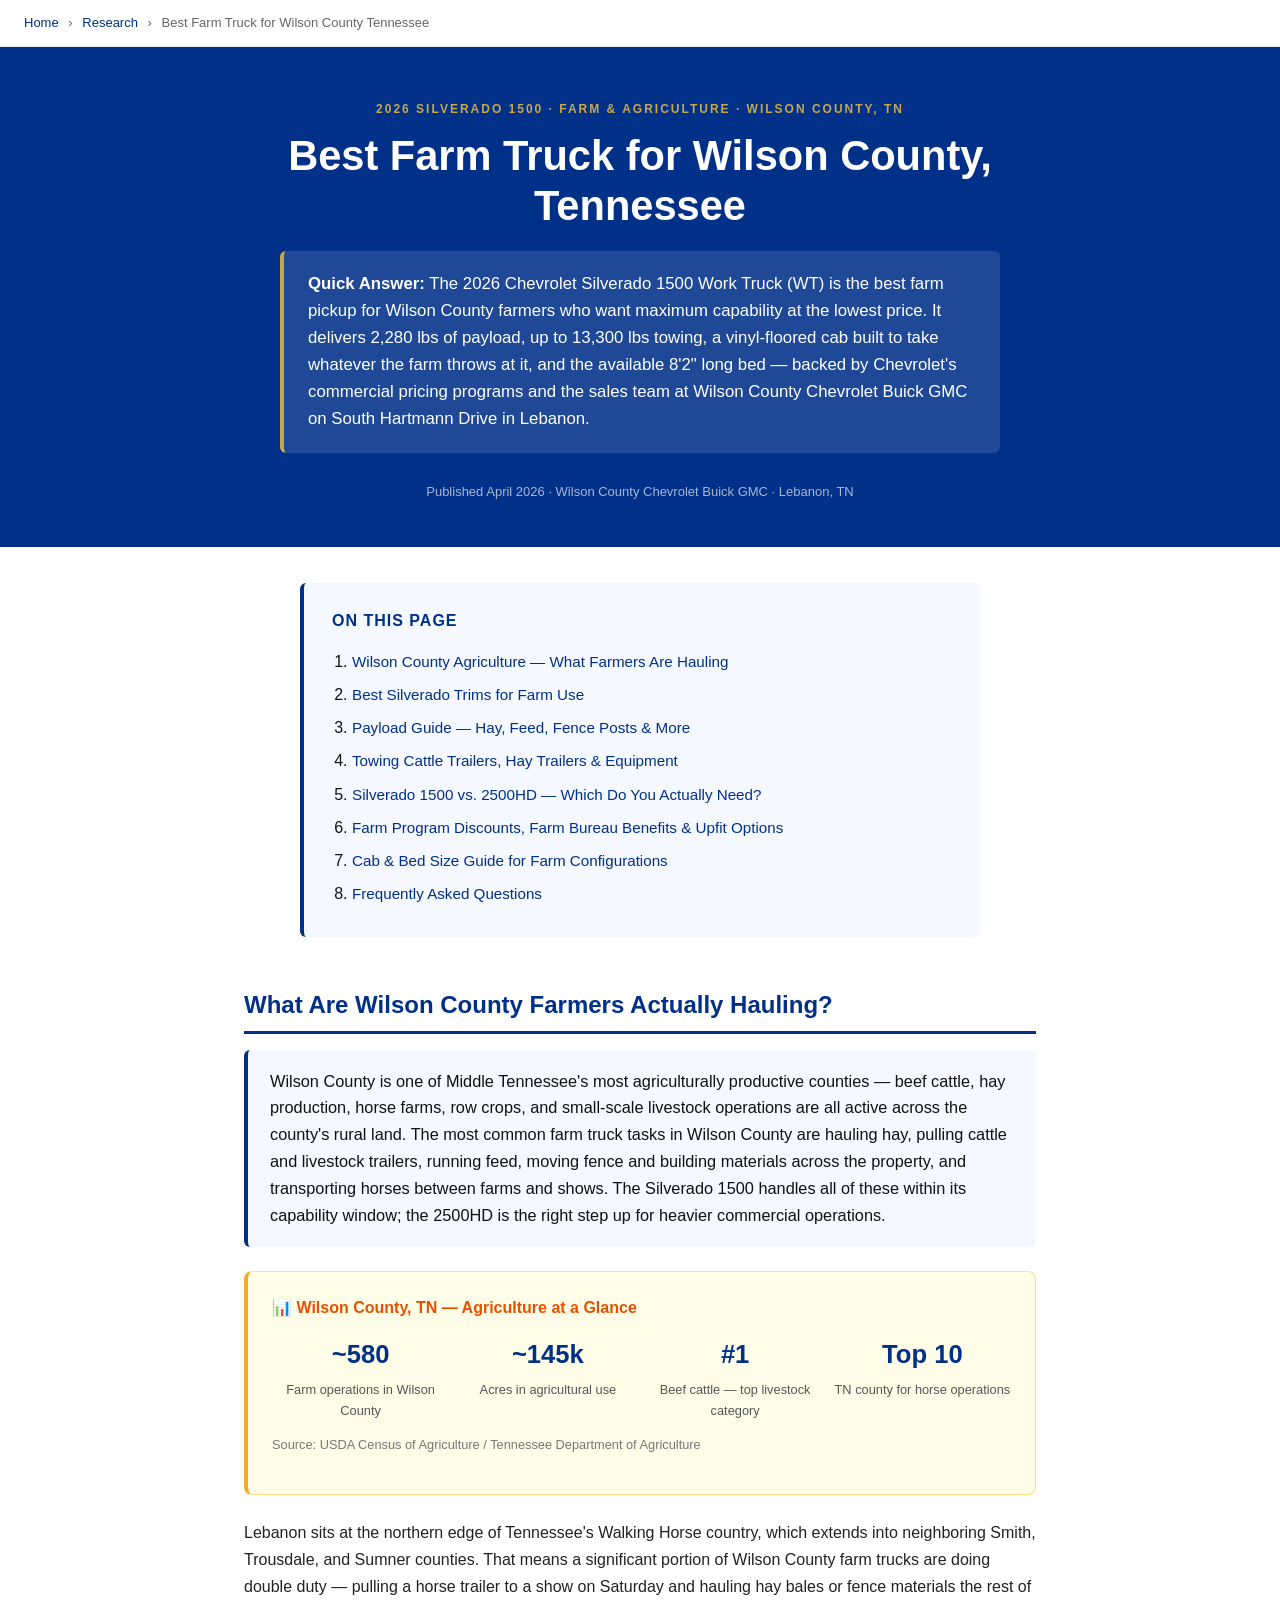
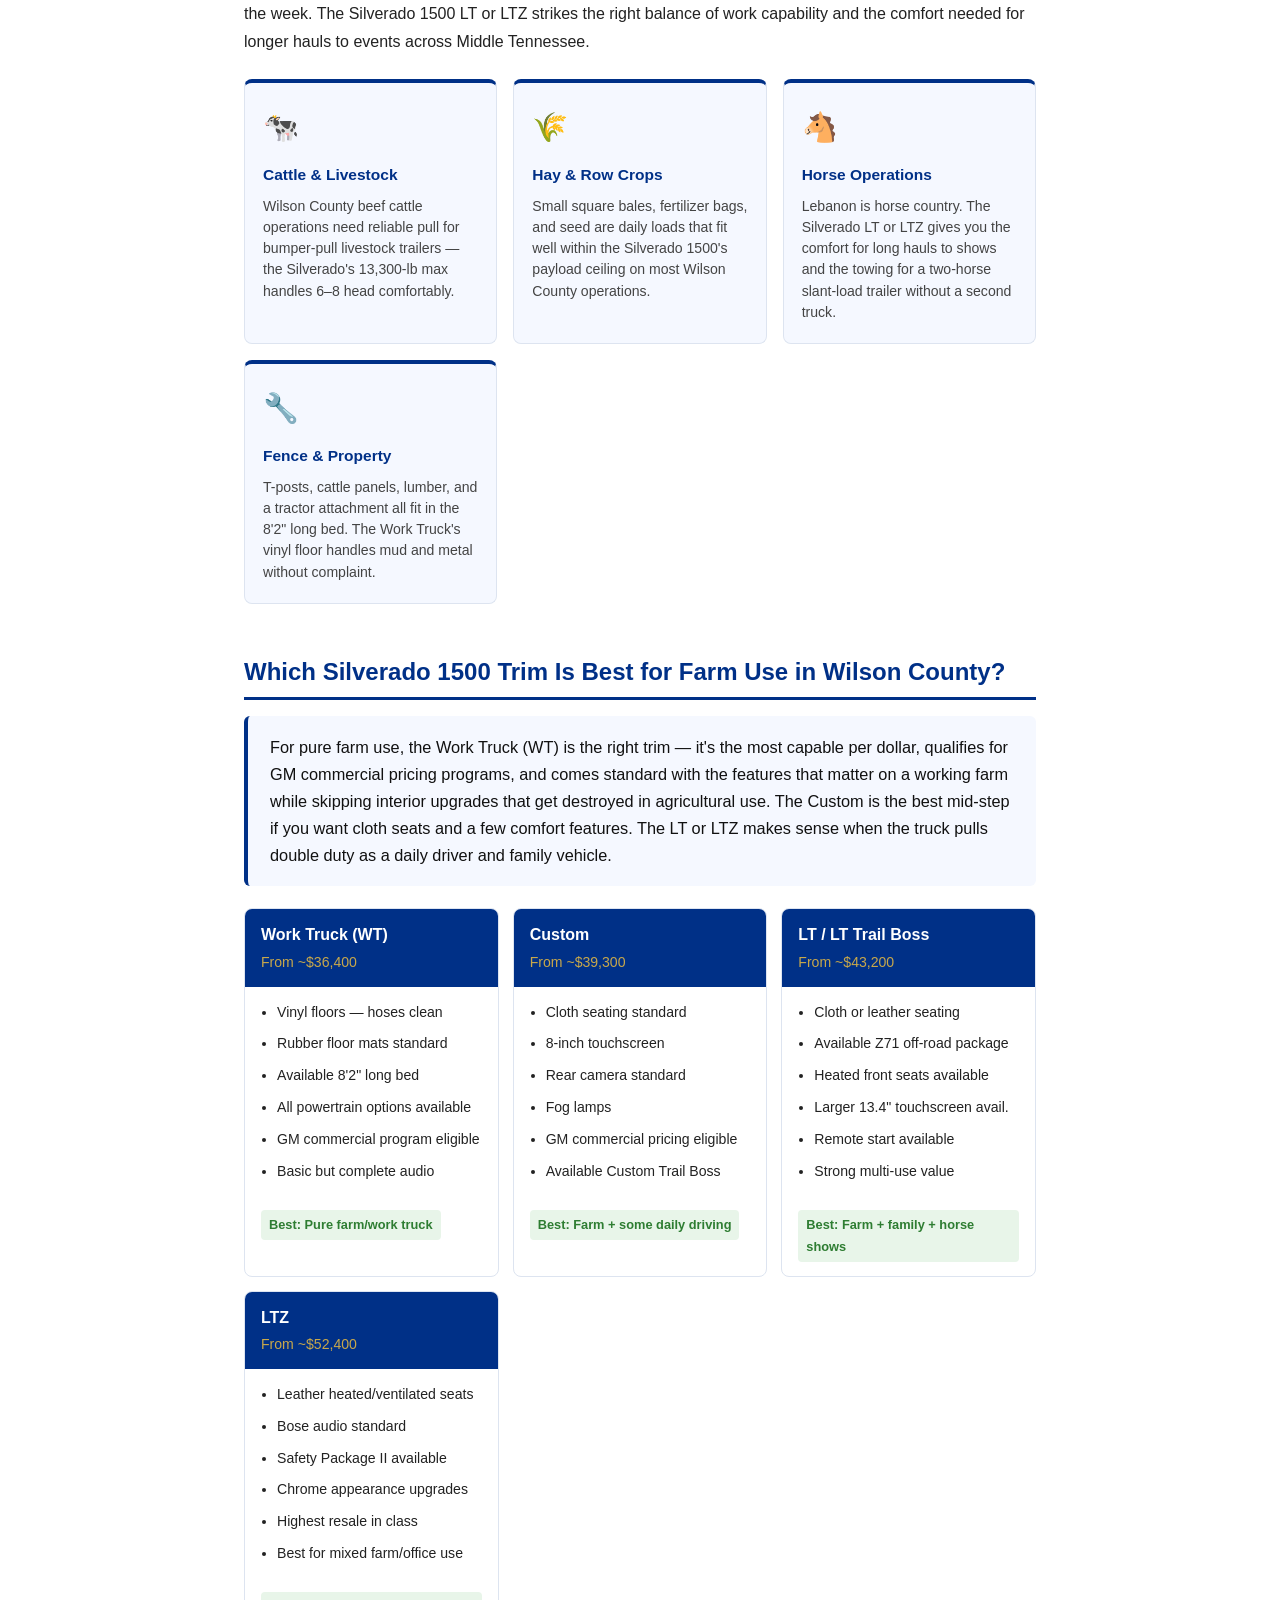
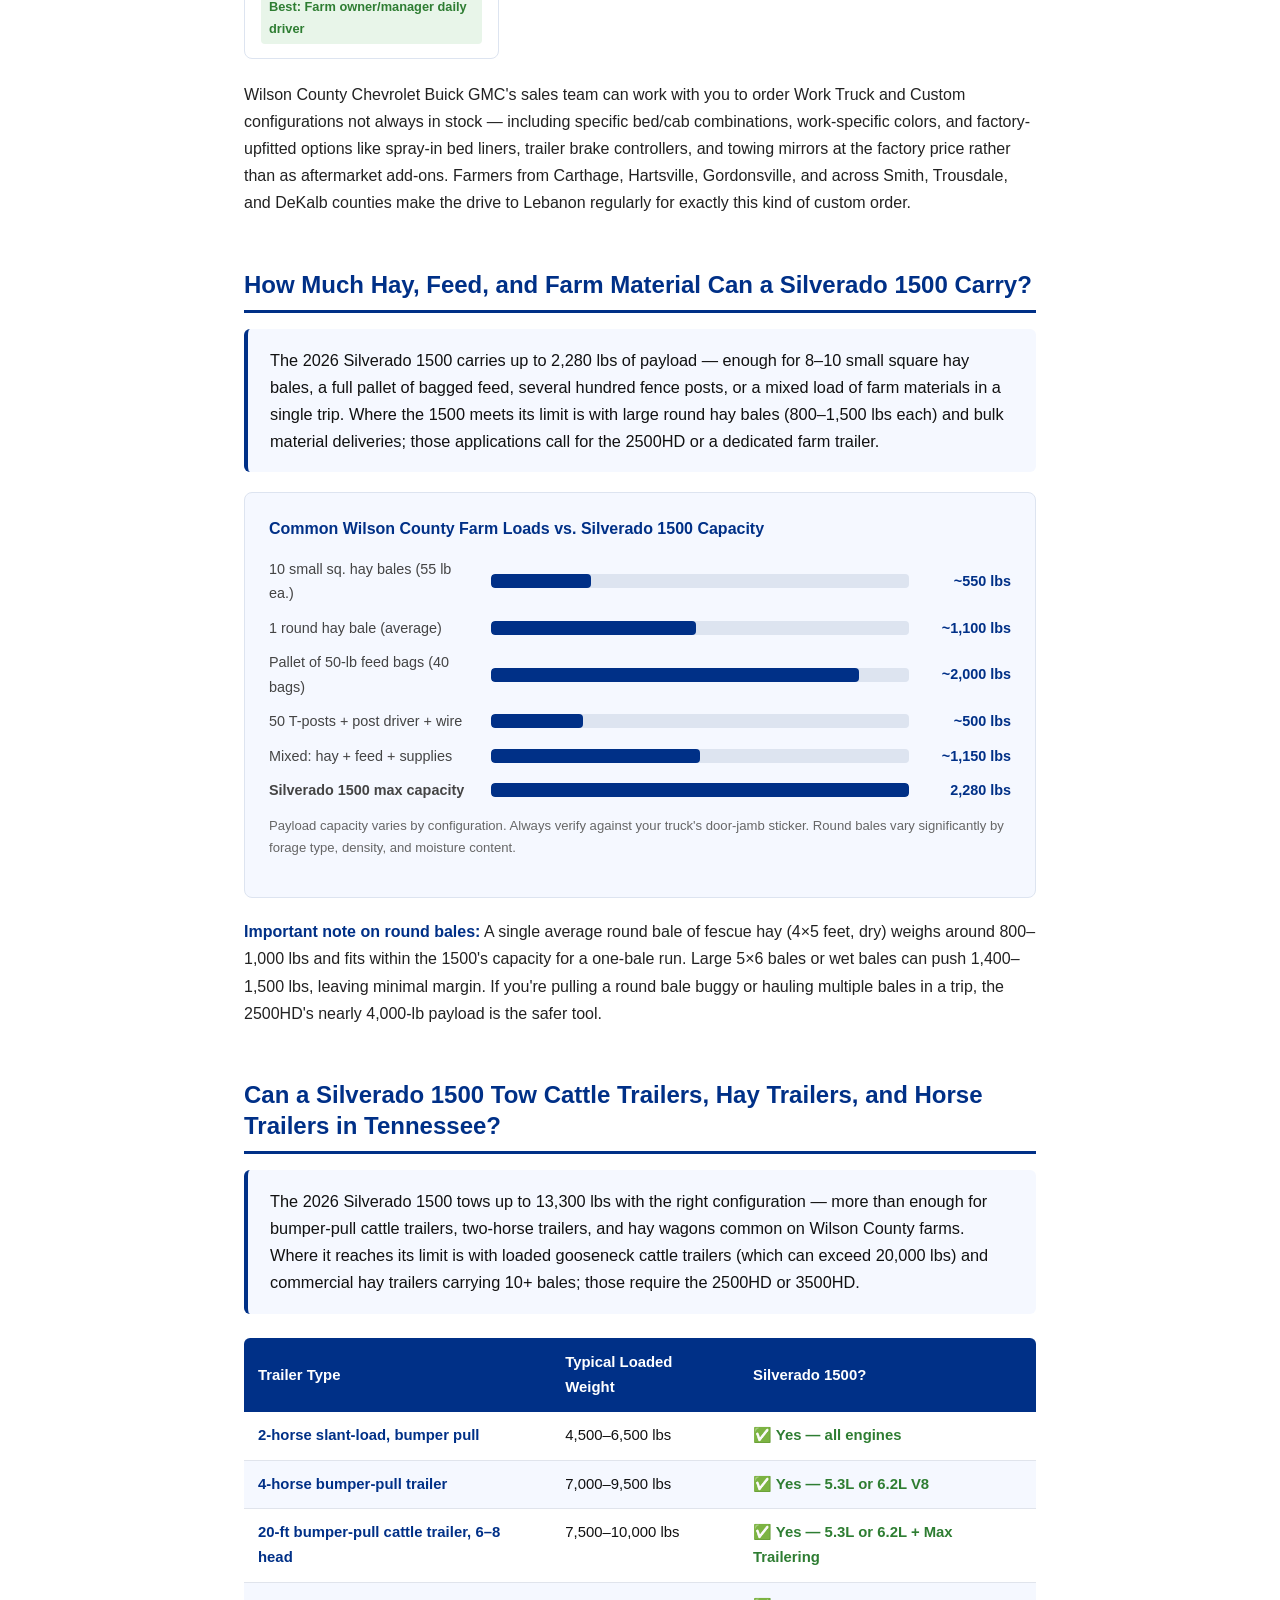
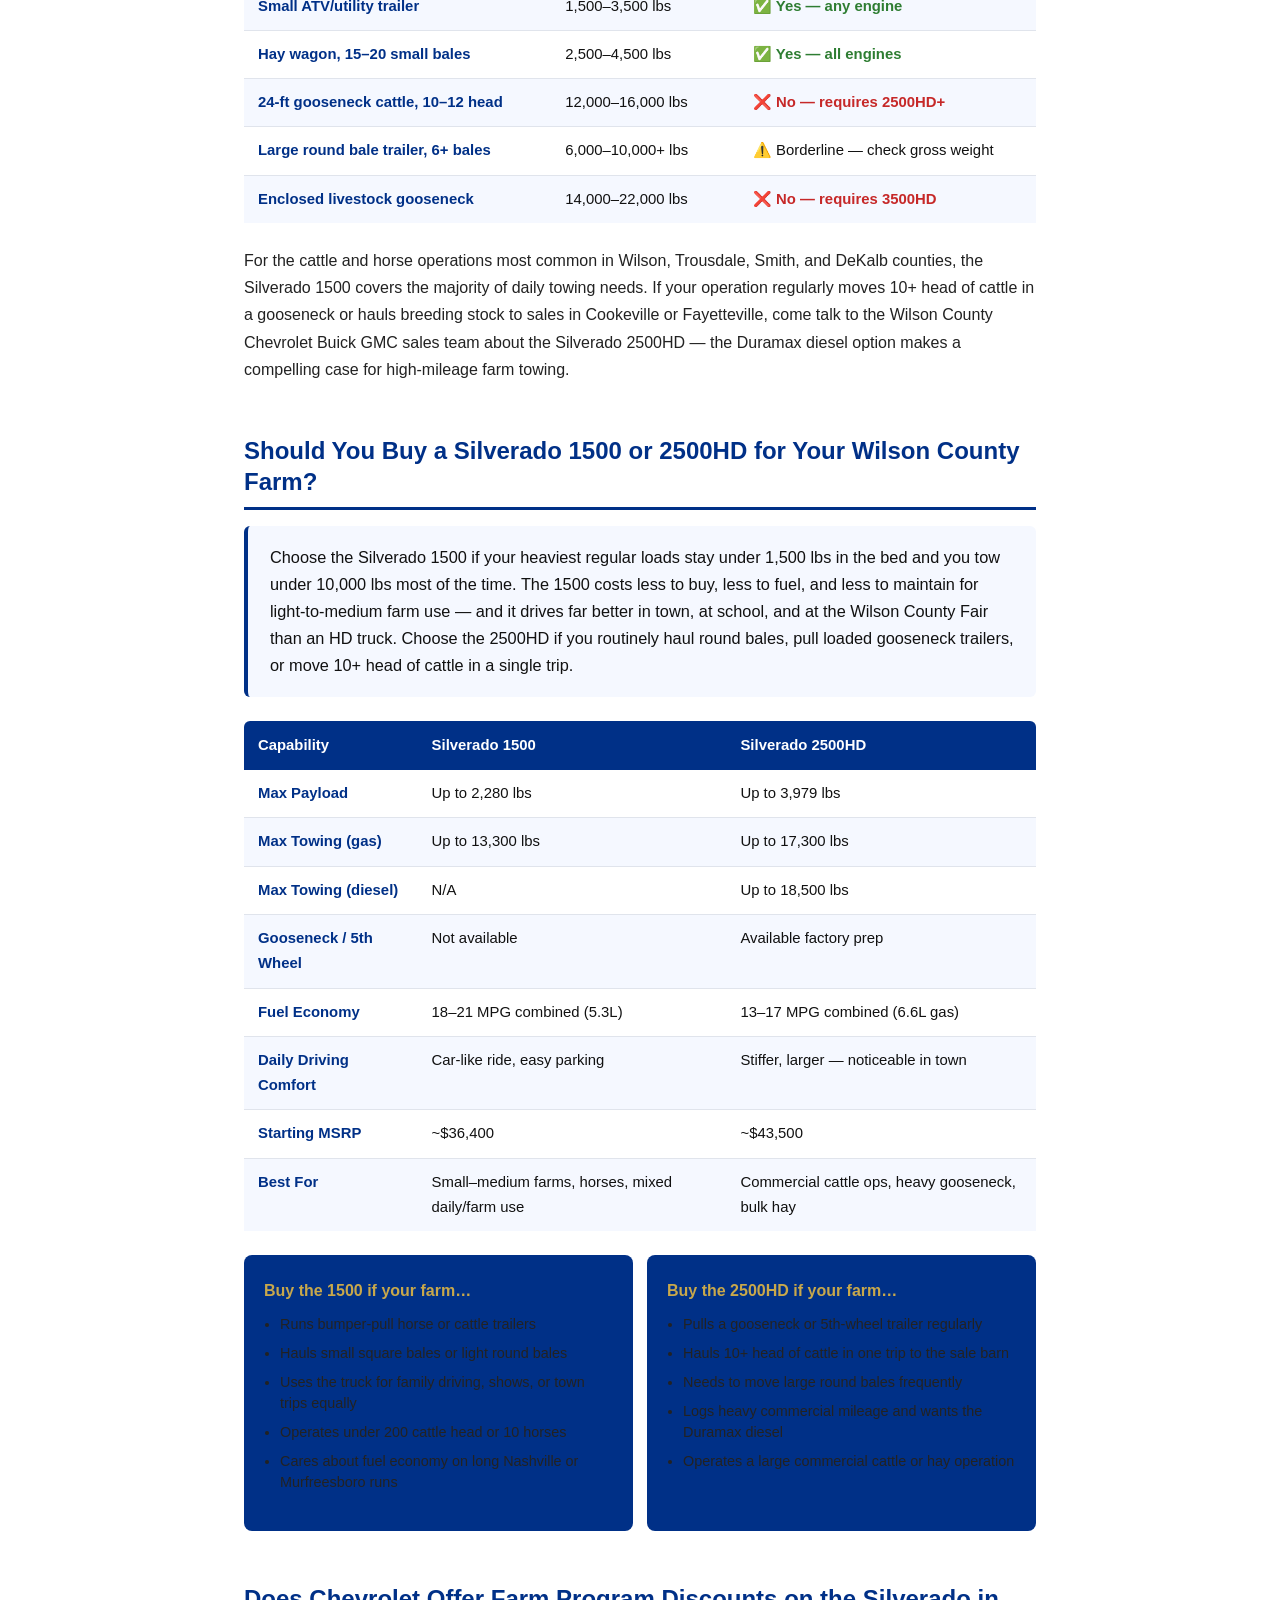
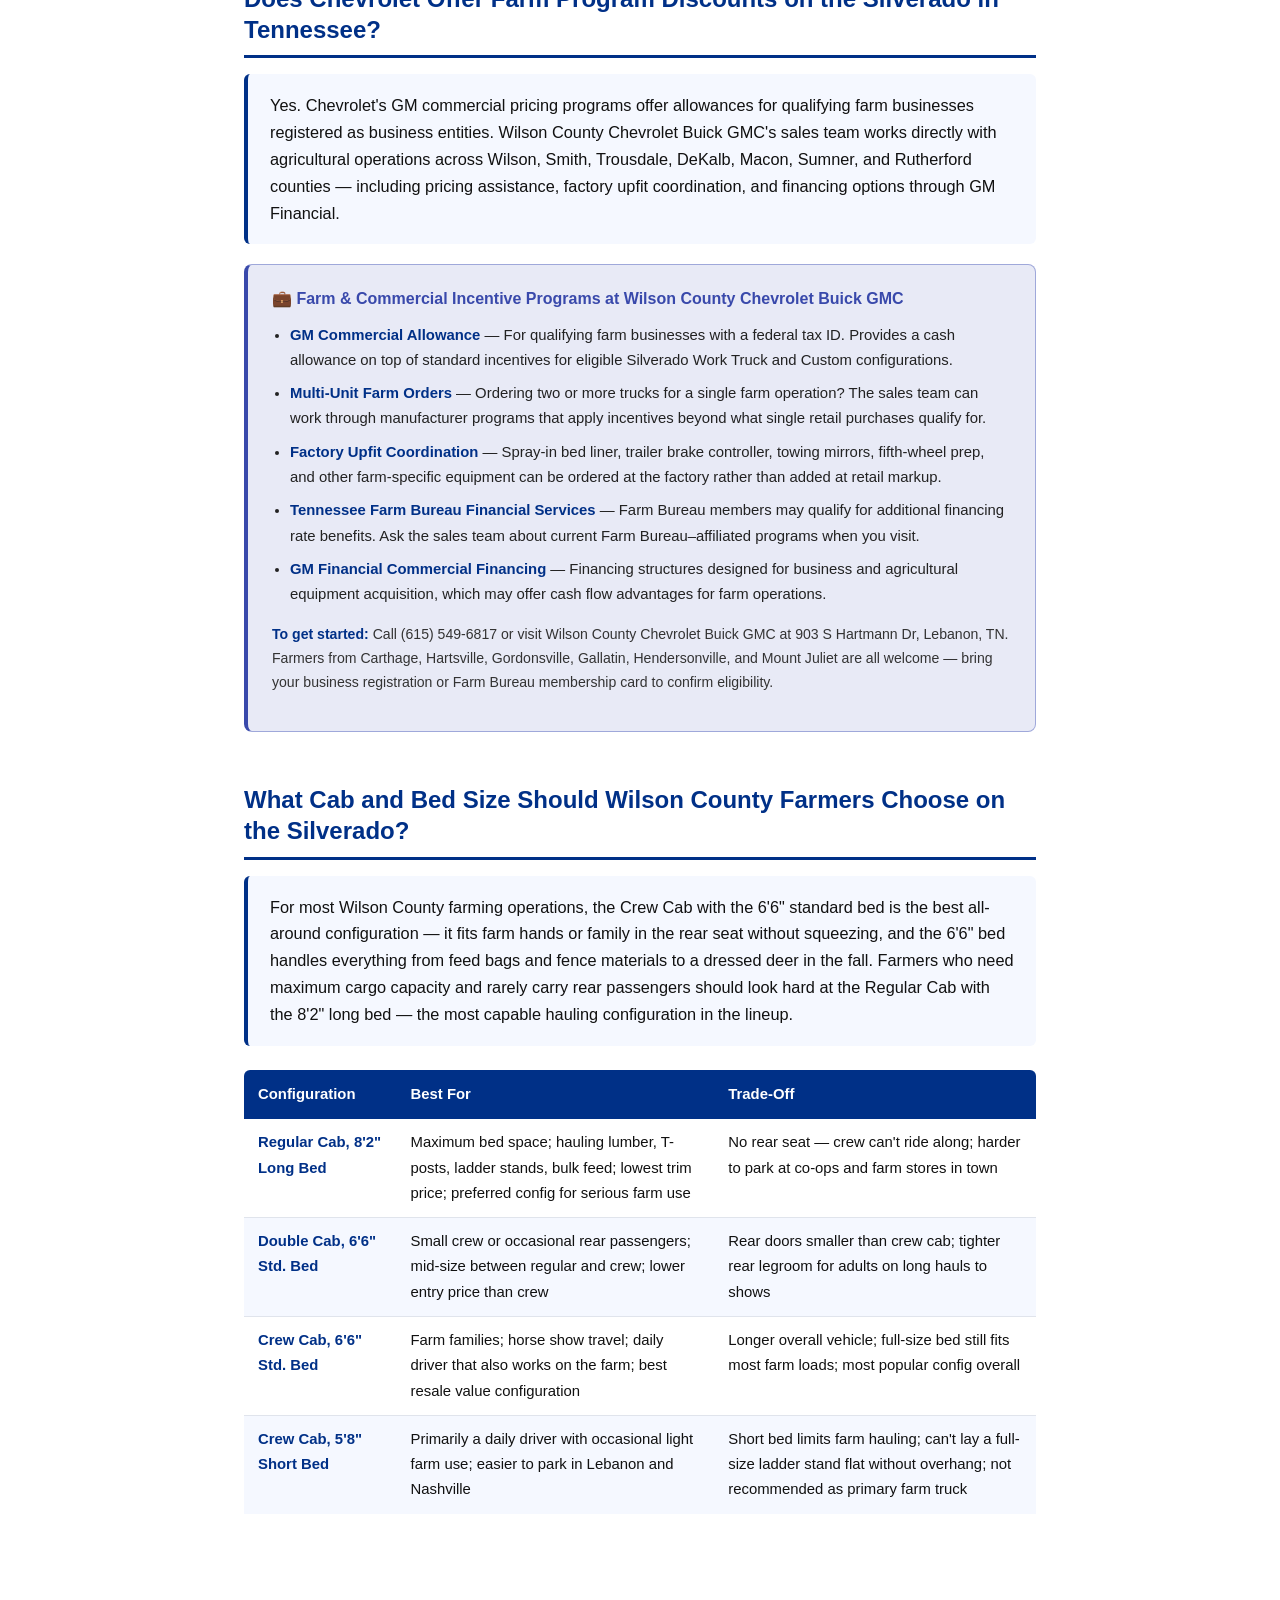
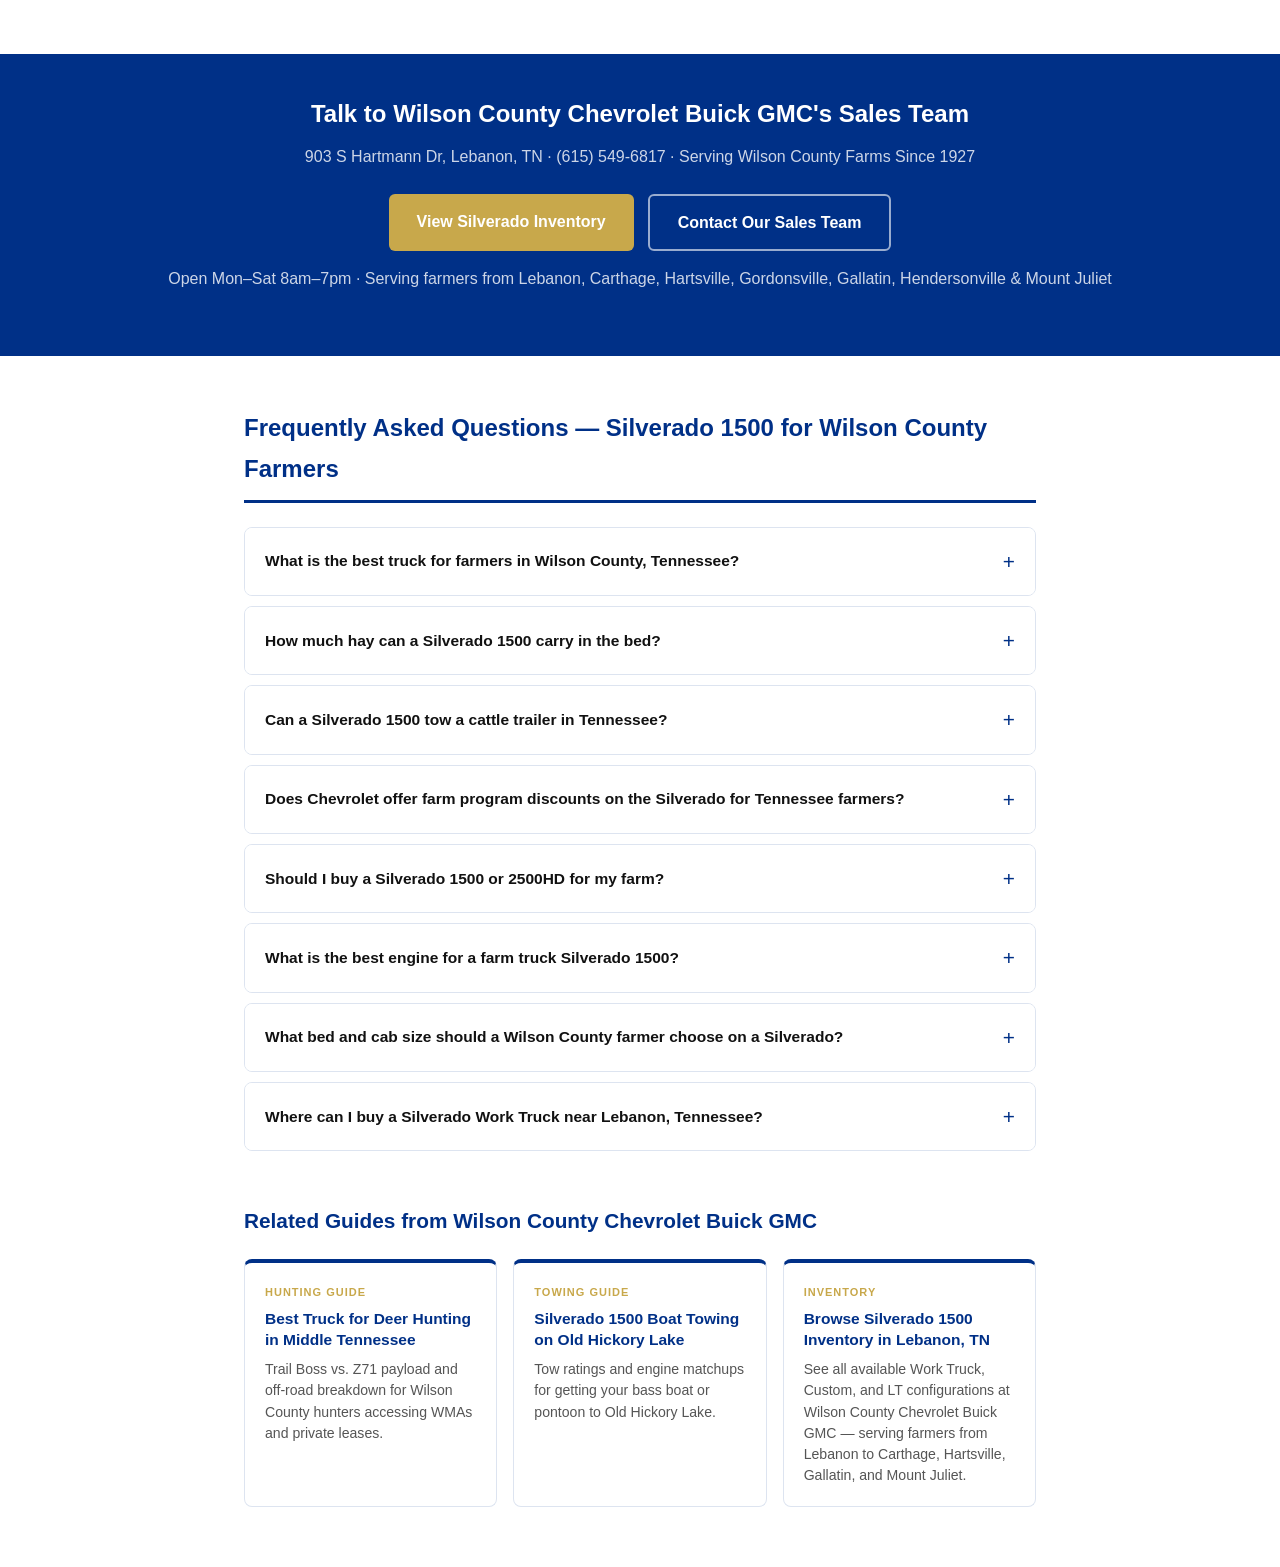
<file: Research/silverado-farm-truck-wilson-county.html>
<!DOCTYPE html>
<html lang="en">
<head>
  <meta charset="UTF-8" />
  <meta name="viewport" content="width=device-width, initial-scale=1.0" />

  <title>Best Farm Truck for Wilson County: 2026 Chevrolet Silverado 1500 Guide | Wilson County Chevrolet Buick GMC – Lebanon, TN</title>
  <meta name="description" content="The 2026 Chevrolet Silverado 1500 Work Truck and Custom are the best farm pickups for Wilson County farmers. Payload, towing for cattle and hay trailers, farm program discounts, and 1500 vs. HD decision guide." />

  <link rel="canonical" href="silverado-farm-truck-wilson-county.html" />

  <meta property="og:type"        content="article" />
  <meta property="og:title"       content="Best Farm Truck for Wilson County: 2026 Chevrolet Silverado 1500 Guide" />
  <meta property="og:description" content="Wilson County farmers: the 2026 Silverado 1500 WT and Custom offer 2,280 lbs of payload and up to 13,300 lbs towing for cattle trailers, hay loads, and equipment hauls across Wilson, Smith, Trousdale, and DeKalb counties." />
  <meta property="og:url"         content="https://www.wilsoncountymotors.com/research/silverado-1500-farm-truck-wilson-county-tennessee/" />
  <meta property="og:site_name"   content="Wilson County Chevrolet Buick GMC" />
  <meta property="og:locale"      content="en_US" />

  <!-- JSON-LD: WebPage + Speakable -->
  <script type="application/ld+json">
  {
    "@context": "https://schema.org",
    "@type": "WebPage",
    "name": "Best Farm Truck for Wilson County: 2026 Chevrolet Silverado 1500 Guide",
    "description": "The 2026 Chevrolet Silverado 1500 Work Truck and Custom are the best farm pickups for Wilson County farmers. Payload, towing for cattle and hay trailers, farm program discounts, and 1500 vs. HD decision guide.",
    "url": "https://www.wilsoncountymotors.com/research/silverado-1500-farm-truck-wilson-county-tennessee/",
    "datePublished": "2026-04-08",
    "dateModified": "2026-04-08",
    "inLanguage": "en-US",
    "publisher": {
      "@type": "AutoDealer",
      "name": "Wilson County Chevrolet Buick GMC",
      "url": "https://www.wilsoncountymotors.com",
      "telephone": "(615) 549-6817",
      "address": {
        "@type": "PostalAddress",
        "streetAddress": "903 S Hartmann Dr",
        "addressLocality": "Lebanon",
        "addressRegion": "TN",
        "postalCode": "37090",
        "addressCountry": "US"
      }
    },
    "speakable": {
      "@type": "SpeakableSpecification",
      "cssSelector": [".hero-direct-answer", ".direct-answer"]
    }
  }
  </script>

  <!-- JSON-LD: BreadcrumbList -->
  <script type="application/ld+json">
  {
    "@context": "https://schema.org",
    "@type": "BreadcrumbList",
    "itemListElement": [
      { "@type": "ListItem", "position": 1, "name": "Home",     "item": "https://www.wilsoncountymotors.com" },
      { "@type": "ListItem", "position": 2, "name": "Research", "item": "https://www.wilsoncountymotors.com/research/" },
      { "@type": "ListItem", "position": 3, "name": "Best Farm Truck for Wilson County Tennessee" }
    ]
  }
  </script>

  <!-- JSON-LD: FAQPage -->
  <script type="application/ld+json">
  {
    "@context": "https://schema.org",
    "@type": "FAQPage",
    "mainEntity": [
      {
        "@type": "Question",
        "name": "What is the best truck for farmers in Wilson County, Tennessee?",
        "acceptedAnswer": {
          "@type": "Answer",
          "text": "The 2026 Chevrolet Silverado 1500 Work Truck (WT) is the best farm pickup for Wilson County farmers who want maximum capability at the lowest price. It offers 2,280 lbs of payload, up to 13,300 lbs towing, a vinyl-floored cab that hoses out clean, and the available 8'2\" long bed for hauling fence posts, feed bags, and farm lumber. The Custom trim is worth the step up if you want a cloth interior and a few more comfort features without going far past the farm truck price point."
        }
      },
      {
        "@type": "Question",
        "name": "How much hay can a Silverado 1500 carry in the bed?",
        "acceptedAnswer": {
          "@type": "Answer",
          "text": "The 2026 Silverado 1500 can carry approximately 8–10 small square bales of hay (50–60 lbs each) or 2–3 large square bales depending on size and density, staying within its 2,280-lb payload ceiling. A standard round bale of hay weighs 800–1,500 lbs — a single round bale is manageable but approaches the practical payload limit for a half-ton. For regular round bale hauling, the Silverado 2500HD with its nearly 4,000-lb payload is a better fit."
        }
      },
      {
        "@type": "Question",
        "name": "Can a Silverado 1500 tow a cattle trailer in Tennessee?",
        "acceptedAnswer": {
          "@type": "Answer",
          "text": "Yes, for small-to-medium cattle operations. The 2026 Silverado 1500 tows up to 13,300 lbs with the 5.3L or 6.2L V8 and Max Trailering Package. A typical 24-foot bumper-pull cattle trailer loaded with 6–8 head of beef cattle (750–1,000 lbs per head) can approach 8,000–10,000 lbs gross — within the Silverado 1500's range but near the upper limit. For 10+ head or gooseneck trailers, the Silverado 2500HD or 3500HD is the right tool."
        }
      },
      {
        "@type": "Question",
        "name": "Does Chevrolet offer farm program discounts on the Silverado for Tennessee farmers?",
        "acceptedAnswer": {
          "@type": "Answer",
          "text": "Yes. Chevrolet's GM commercial programs offer pricing allowances for qualifying farm businesses. Tennessee Farm Bureau members may also qualify for additional incentives through Farm Bureau Financial Services partnerships. Wilson County Chevrolet Buick GMC's sales team works directly with farmers from Wilson, Smith, Trousdale, DeKalb, Macon, Sumner, and Rutherford counties on pricing, upfit coordination, and financing. Call (615) 549-6817 and ask about current farm and commercial programs."
        }
      },
      {
        "@type": "Question",
        "name": "Should I buy a Silverado 1500 or 2500HD for my farm?",
        "acceptedAnswer": {
          "@type": "Answer",
          "text": "Choose the Silverado 1500 if your primary loads stay under 1,500 lbs of payload and you tow under 10,000 lbs regularly. The 1500 drives better in town, gets better fuel economy, and costs less to own and maintain for light-duty farm use. Choose the 2500HD if you regularly haul round bales, pull gooseneck trailers, tow 10+ head of cattle, or need the Duramax diesel for long daily farm routes. Wilson County Chevrolet Buick GMC carries both — the sales team can walk you through a total cost comparison for your specific operation."
        }
      },
      {
        "@type": "Question",
        "name": "What is the best engine for a farm truck Silverado 1500?",
        "acceptedAnswer": {
          "@type": "Answer",
          "text": "The 5.3L V8 EcoTec3 is the best engine for most farm use in Middle Tennessee. It delivers 355 hp and 383 lb-ft of torque, pairs with a proven 8-speed automatic, and earns a real-world 18–21 MPG combined on country roads and state highways. It's the engine most familiar to Tennessee truck mechanics and has a long track record of reliability in agricultural service. The 2.7L Turbo four-cylinder is a good choice if fuel economy on highway miles to Nashville or Murfreesboro is a priority and your loads stay on the lighter side."
        }
      },
      {
        "@type": "Question",
        "name": "What bed and cab size should a Wilson County farmer choose on a Silverado?",
        "acceptedAnswer": {
          "@type": "Answer",
          "text": "For farm use, the Crew Cab with the 6'6\" standard bed is the most versatile configuration — long enough to haul fence posts, a pallet of supplies, or feed bags, with room for farm hands or family in the back seat. The Regular Cab with 8'2\" long bed maximizes cargo capacity and is worth considering if you rarely carry passengers and regularly haul oversized farm materials. The Double Cab split the difference and works well for small operations where occasional passengers matter but cab cost is a factor."
        }
      },
      {
        "@type": "Question",
        "name": "Where can I buy a Silverado Work Truck near Lebanon, Tennessee?",
        "acceptedAnswer": {
          "@type": "Answer",
          "text": "Wilson County Chevrolet Buick GMC is located at 903 S Hartmann Dr in Lebanon, TN — serving farmers across Wilson, Smith, Trousdale, DeKalb, Sumner, and Macon counties since 1927. Call (615) 549-6817 or visit wilsoncountymotors.com to check current Work Truck inventory. The sales team can help with pricing, upfit options, and financing for agricultural operations."
        }
      }
    ]
  }
  </script>

  <!-- JSON-LD: AutoDealer -->
  <script type="application/ld+json">
  {
    "@context": "https://schema.org",
    "@type": "AutoDealer",
    "name": "Wilson County Chevrolet Buick GMC",
    "url": "https://www.wilsoncountymotors.com",
    "telephone": "(615) 549-6817",
    "address": {
      "@type": "PostalAddress",
      "streetAddress": "903 S Hartmann Dr",
      "addressLocality": "Lebanon",
      "addressRegion": "TN",
      "postalCode": "37090",
      "addressCountry": "US"
    },
    "geo": { "@type": "GeoCoordinates", "latitude": 36.1881, "longitude": -86.2871 },
    "openingHoursSpecification": [
      { "@type": "OpeningHoursSpecification", "dayOfWeek": ["Monday","Tuesday","Wednesday","Thursday","Friday","Saturday"], "opens": "08:00", "closes": "19:00" }
    ],
    "description": "Family-owned Chevrolet, Buick, and GMC dealer in Lebanon, TN serving Wilson County since 1927.",
    "brand": ["Chevrolet","Buick","GMC"],
    "areaServed": ["Lebanon TN","Wilson County TN","Mt. Juliet TN","Murfreesboro TN","Nashville TN","Hendersonville TN","Gallatin TN","Watertown TN","Carthage TN","Gordonsville TN","Hartsville TN","Smith County TN","DeKalb County TN","Trousdale County TN","Macon County TN","Sumner County TN","Rutherford County TN"]
  }
  </script>

  <!-- JSON-LD: Vehicle -->
  <script type="application/ld+json">
  {
    "@context": "https://schema.org",
    "@type": "Vehicle",
    "name": "2026 Chevrolet Silverado 1500",
    "brand": { "@type": "Brand", "name": "Chevrolet" },
    "model": "Silverado 1500",
    "modelDate": "2026",
    "vehicleConfiguration": "Pickup Truck",
    "driveWheelConfiguration": "FourWheelDriveConfiguration",
    "offers": {
      "@type": "Offer",
      "seller": {
        "@type": "AutoDealer",
        "name": "Wilson County Chevrolet Buick GMC",
        "url": "https://www.wilsoncountymotors.com"
      },
      "url": "https://www.wilsoncountymotors.com/new-inventory/chevrolet.htm?model=Silverado%201500"
    }
  }
  </script>

  <style>
    *, *::before, *::after { box-sizing: border-box; margin: 0; padding: 0; }

    body {
      font-family: 'Segoe UI', Arial, sans-serif;
      background: #ffffff;
      color: #111111;
      line-height: 1.7;
      font-size: 16px;
    }

    a { color: #003087; text-decoration: none; }
    a:hover { text-decoration: underline; }

    /* ── Breadcrumb ── */
    .breadcrumb {
      font-size: 13px;
      color: #666;
      padding: 12px 24px;
      border-bottom: 1px solid #e8e8e8;
    }
    .breadcrumb a { color: #003087; }
    .breadcrumb span { margin: 0 6px; }

    /* ── Hero ── */
    .hero {
      background: #003087;
      color: #ffffff;
      padding: 52px 32px 44px;
      text-align: center;
    }
    .hero-eyebrow {
      font-size: 12px;
      font-weight: 700;
      letter-spacing: 2px;
      text-transform: uppercase;
      color: #c8a84b;
      margin-bottom: 12px;
    }
    .hero h1 {
      font-size: clamp(1.6rem, 4vw, 2.6rem);
      font-weight: 800;
      line-height: 1.2;
      margin-bottom: 20px;
      max-width: 820px;
      margin-left: auto;
      margin-right: auto;
    }
    .hero-direct-answer {
      background: rgba(255,255,255,0.12);
      border-left: 4px solid #c8a84b;
      border-radius: 6px;
      padding: 20px 24px;
      max-width: 720px;
      margin: 0 auto 28px;
      font-size: 1.05rem;
      text-align: left;
      line-height: 1.6;
    }
    .hero-meta { font-size: 13px; color: rgba(255,255,255,0.65); }

    /* ── Image slot ── */
    .img-slot {
      width: 100%;
      background: #f0f4f8;
      border: 2px dashed #b0bec5;
      border-radius: 8px;
      display: flex;
      align-items: center;
      justify-content: center;
      min-height: 260px;
      color: #78909c;
      font-size: 13px;
      text-align: center;
      padding: 20px;
      margin: 24px 0;
    }

    /* ── Table of Contents ── */
    .toc {
      background: #f5f8ff;
      border-left: 4px solid #003087;
      border-radius: 6px;
      padding: 24px 28px;
      max-width: 680px;
      margin: 36px auto;
    }
    .toc h2 {
      font-size: 1rem;
      font-weight: 700;
      color: #003087;
      margin-bottom: 14px;
      text-transform: uppercase;
      letter-spacing: 1px;
    }
    .toc ol { padding-left: 20px; }
    .toc li { margin-bottom: 6px; }
    .toc a { color: #003087; font-size: 0.95rem; }

    /* ── Content wrapper ── */
    .content-wrap {
      max-width: 840px;
      margin: 0 auto;
      padding: 0 24px 60px;
    }

    .section { margin-top: 52px; }

    .section h2 {
      font-size: 1.5rem;
      font-weight: 800;
      color: #003087;
      margin-bottom: 16px;
      padding-bottom: 10px;
      border-bottom: 3px solid #003087;
      line-height: 1.3;
    }

    .direct-answer {
      background: #f5f8ff;
      border-left: 4px solid #003087;
      border-radius: 6px;
      padding: 18px 22px;
      margin-bottom: 20px;
      font-size: 1.02rem;
      line-height: 1.65;
    }

    .section p { margin-bottom: 16px; color: #222; }
    .section ul { padding-left: 22px; margin-bottom: 16px; }
    .section ul li { margin-bottom: 8px; color: #222; }
    .section strong { color: #003087; }

    /* ── Compare table ── */
    .compare-table {
      width: 100%;
      border-collapse: collapse;
      margin: 24px 0;
      font-size: 0.93rem;
    }
    .compare-table th {
      background: #003087;
      color: #ffffff;
      padding: 12px 14px;
      text-align: left;
      font-weight: 700;
    }
    .compare-table th:first-child { border-radius: 6px 0 0 0; }
    .compare-table th:last-child  { border-radius: 0 6px 0 0; }
    .compare-table td {
      padding: 11px 14px;
      border-bottom: 1px solid #e0e4ec;
      vertical-align: top;
    }
    .compare-table tr:nth-child(even) td { background: #f5f8ff; }
    .compare-table tr:last-child td { border-bottom: none; }
    .check { color: #2e7d32; font-weight: 700; }
    .cross { color: #c62828; font-weight: 700; }

    /* ── Feature grid ── */
    .feature-grid {
      display: grid;
      grid-template-columns: repeat(auto-fit, minmax(210px, 1fr));
      gap: 16px;
      margin: 24px 0;
    }
    .feature-card {
      background: #f5f8ff;
      border: 1px solid #dde4f0;
      border-top: 4px solid #003087;
      border-radius: 8px;
      padding: 20px 18px;
    }
    .feature-card .icon { font-size: 1.8rem; margin-bottom: 10px; }
    .feature-card h3 { font-size: 0.97rem; font-weight: 700; color: #003087; margin-bottom: 8px; }
    .feature-card p { font-size: 0.88rem; color: #444; line-height: 1.5; margin: 0; }

    /* ── Payload bar ── */
    .payload-visual {
      background: #f5f8ff;
      border-radius: 8px;
      border: 1px solid #dde4f0;
      padding: 22px 24px;
      margin: 20px 0;
    }
    .payload-visual h3 { font-size: 1rem; font-weight: 700; color: #003087; margin-bottom: 14px; }
    .payload-row {
      display: flex;
      align-items: center;
      gap: 12px;
      margin-bottom: 10px;
      font-size: 0.9rem;
    }
    .payload-label { width: 210px; flex-shrink: 0; color: #444; }
    .payload-bar-wrap { flex: 1; background: #dde4f0; border-radius: 4px; height: 14px; overflow: hidden; }
    .payload-bar { height: 100%; background: #003087; border-radius: 4px; }
    .payload-lbs { width: 90px; text-align: right; color: #003087; font-weight: 700; white-space: nowrap; }

    /* ── Decision cards ── */
    .decision-grid {
      display: grid;
      grid-template-columns: repeat(auto-fit, minmax(240px, 1fr));
      gap: 14px;
      margin: 22px 0;
    }
    .decision-card {
      background: #003087;
      color: #fff;
      border-radius: 8px;
      padding: 22px 20px;
    }
    .decision-card h3 { font-size: 1rem; font-weight: 700; color: #c8a84b; margin-bottom: 10px; }
    .decision-card ul { padding-left: 16px; }
    .decision-card li { font-size: 0.9rem; margin-bottom: 7px; line-height: 1.45; }

    /* ── Trim cards ── */
    .trim-grid {
      display: grid;
      grid-template-columns: repeat(auto-fit, minmax(200px, 1fr));
      gap: 14px;
      margin: 22px 0;
    }
    .trim-card {
      border: 1px solid #dde4f0;
      border-radius: 8px;
      overflow: hidden;
    }
    .trim-card-header {
      background: #003087;
      color: #fff;
      padding: 12px 16px;
    }
    .trim-card-header h3 { font-size: 1rem; font-weight: 700; }
    .trim-card-header .price { font-size: 0.88rem; color: #c8a84b; margin-top: 2px; }
    .trim-card-body { padding: 14px 16px; }
    .trim-card-body ul { padding-left: 16px; }
    .trim-card-body li { font-size: 0.88rem; color: #333; margin-bottom: 5px; }
    .trim-best { font-size: 0.8rem; font-weight: 700; color: #2e7d32; background: #e8f5e9; border-radius: 4px; padding: 4px 8px; margin-top: 10px; display: inline-block; }

    /* ── Ag profile box ── */
    .ag-profile {
      background: #fffde7;
      border: 1px solid #ffe082;
      border-left: 4px solid #f9a825;
      border-radius: 8px;
      padding: 22px 24px;
      margin: 24px 0;
    }
    .ag-profile h3 { font-size: 1rem; font-weight: 700; color: #e65100; margin-bottom: 12px; }
    .ag-stat-grid {
      display: grid;
      grid-template-columns: repeat(auto-fit, minmax(160px, 1fr));
      gap: 10px;
    }
    .ag-stat { text-align: center; }
    .ag-stat .number { font-size: 1.6rem; font-weight: 800; color: #003087; }
    .ag-stat .label  { font-size: 0.8rem; color: #555; margin-top: 2px; }

    /* ── Fleet info box ── */
    .fleet-box {
      background: #e8eaf6;
      border: 1px solid #9fa8da;
      border-left: 4px solid #3949ab;
      border-radius: 8px;
      padding: 20px 24px;
      margin: 20px 0;
    }
    .fleet-box h3 { font-size: 1rem; font-weight: 700; color: #3949ab; margin-bottom: 10px; }
    .fleet-box p, .fleet-box li { font-size: 0.93rem; color: #333; }
    .fleet-box ul { padding-left: 18px; margin-top: 8px; }
    .fleet-box li { margin-bottom: 6px; }

    /* ── CTA Strip ── */
    .cta-strip {
      background: #003087;
      color: #fff;
      text-align: center;
      padding: 40px 24px;
      margin-top: 56px;
    }
    .cta-strip h2 { font-size: 1.5rem; font-weight: 800; margin-bottom: 8px; }
    .cta-strip p  { font-size: 1rem; color: rgba(255,255,255,0.8); margin-bottom: 24px; }
    .cta-buttons  { display: flex; gap: 14px; justify-content: center; flex-wrap: wrap; }
    .btn-gold {
      display: inline-block;
      background: #c8a84b;
      color: #fff;
      font-weight: 700;
      font-size: 1rem;
      padding: 14px 28px;
      border-radius: 6px;
      text-decoration: none;
    }
    .btn-gold:hover { background: #b8962f; text-decoration: none; }
    .btn-outline {
      display: inline-block;
      background: transparent;
      color: #fff;
      font-weight: 700;
      font-size: 1rem;
      padding: 13px 28px;
      border-radius: 6px;
      border: 2px solid rgba(255,255,255,0.6);
      text-decoration: none;
    }
    .btn-outline:hover { border-color: #fff; text-decoration: none; }
    .cta-details { font-size: 0.82rem; color: rgba(255,255,255,0.5); margin-top: 14px; }

    /* ── FAQ Accordion ── */
    .faq-section { margin-top: 52px; }
    .faq-section h2 { font-size: 1.5rem; font-weight: 800; color: #003087; margin-bottom: 24px; padding-bottom: 10px; border-bottom: 3px solid #003087; }
    details { border: 1px solid #dde4f0; border-radius: 8px; margin-bottom: 10px; overflow: hidden; }
    details[open] { border-color: #003087; }
    summary {
      cursor: pointer;
      padding: 16px 20px;
      font-weight: 700;
      font-size: 0.97rem;
      color: #111;
      list-style: none;
      display: flex;
      justify-content: space-between;
      align-items: center;
      background: #fff;
      user-select: none;
    }
    summary::-webkit-details-marker { display: none; }
    summary::after { content: '+'; font-size: 1.3rem; color: #003087; font-weight: 300; }
    details[open] summary::after { content: '−'; }
    details[open] summary { background: #f5f8ff; color: #003087; }
    .faq-answer { padding: 0 20px 18px; color: #333; font-size: 0.95rem; line-height: 1.65; }

    /* ── Related Guides ── */
    .related-section { margin-top: 52px; }
    .related-section h2 { font-size: 1.3rem; font-weight: 800; color: #003087; margin-bottom: 20px; }
    .related-grid { display: grid; grid-template-columns: repeat(auto-fit, minmax(220px, 1fr)); gap: 16px; }
    .related-card {
      border: 1px solid #dde4f0;
      border-top: 4px solid #003087;
      border-radius: 8px;
      padding: 20px;
      transition: box-shadow 0.2s;
    }
    .related-card:hover { box-shadow: 0 4px 16px rgba(0,48,135,0.12); }
    .related-card .tag { font-size: 11px; font-weight: 700; text-transform: uppercase; letter-spacing: 1px; color: #c8a84b; margin-bottom: 8px; }
    .related-card h3 { font-size: 0.97rem; font-weight: 700; color: #003087; margin-bottom: 8px; line-height: 1.35; }
    .related-card p  { font-size: 0.88rem; color: #555; line-height: 1.5; margin: 0; }

    @media (max-width: 600px) {
      .hero { padding: 36px 20px 32px; }
      .content-wrap { padding: 0 16px 40px; }
      .hero-direct-answer { padding: 16px 18px; }
      .decision-grid, .trim-grid { grid-template-columns: 1fr; }
      .compare-table { font-size: 0.82rem; }
    }
  </style>
</head>
<body>

<!-- Breadcrumb -->
  <nav class="breadcrumb" aria-label="Breadcrumb">
    <a href="index.html">Home</a>
    <span>›</span>
    <a href="index.html">Research</a>
    <span>›</span>
    Best Farm Truck for Wilson County Tennessee
  </nav>

  <!-- Hero -->
  <header class="hero">
    <p class="hero-eyebrow">2026 Silverado 1500 · Farm &amp; Agriculture · Wilson County, TN</p>
    <h1>Best Farm Truck for Wilson County, Tennessee</h1>
    <div class="hero-direct-answer">
      <strong>Quick Answer:</strong> The 2026 Chevrolet Silverado 1500 Work Truck (WT) is the best farm pickup for Wilson County farmers who want maximum capability at the lowest price. It delivers 2,280 lbs of payload, up to 13,300 lbs towing, a vinyl-floored cab built to take whatever the farm throws at it, and the available 8'2" long bed — backed by Chevrolet's commercial pricing programs and the sales team at Wilson County Chevrolet Buick GMC on South Hartmann Drive in Lebanon.
    </div>
    <p class="hero-meta">Published April 2026 · Wilson County Chevrolet Buick GMC · Lebanon, TN</p>
  </header>

  <!--
  DEALER.COM IMAGE SLOT — place here after uploading:
  <img
    src="https://www.wilsoncountymotors.com/images/2026-chevrolet-silverado-1500-work-truck-farm-wilson-county-tennessee.jpg"
    alt="2026 Chevrolet Silverado 1500 Work Truck on a Wilson County Tennessee farm with hay bales at Wilson County Chevrolet Buick GMC Lebanon TN"
    width="840" height="420" style="width:100%;height:auto;display:block;"
    loading="eager"
  />
  -->

  <!-- Table of Contents -->
  <nav class="toc" aria-label="Page Contents">
    <h2>On This Page</h2>
    <ol>
      <li><a href="#wilson-county-ag">Wilson County Agriculture — What Farmers Are Hauling</a></li>
      <li><a href="#trims">Best Silverado Trims for Farm Use</a></li>
      <li><a href="#payload">Payload Guide — Hay, Feed, Fence Posts & More</a></li>
      <li><a href="#towing">Towing Cattle Trailers, Hay Trailers & Equipment</a></li>
      <li><a href="#1500-vs-hd">Silverado 1500 vs. 2500HD — Which Do You Actually Need?</a></li>
      <li><a href="#fleet">Farm Program Discounts, Farm Bureau Benefits & Upfit Options</a></li>
      <li><a href="#cab-bed">Cab &amp; Bed Size Guide for Farm Configurations</a></li>
      <li><a href="#faq">Frequently Asked Questions</a></li>
    </ol>
  </nav>

  <div class="content-wrap">

    <!-- Section 1: Wilson County Ag Profile -->
    <section class="section" id="wilson-county-ag">
      <h2>What Are Wilson County Farmers Actually Hauling?</h2>
      <div class="direct-answer">
        Wilson County is one of Middle Tennessee's most agriculturally productive counties — beef cattle, hay production, horse farms, row crops, and small-scale livestock operations are all active across the county's rural land. The most common farm truck tasks in Wilson County are hauling hay, pulling cattle and livestock trailers, running feed, moving fence and building materials across the property, and transporting horses between farms and shows. The Silverado 1500 handles all of these within its capability window; the 2500HD is the right step up for heavier commercial operations.
      </div>

      <div class="ag-profile">
        <h3>📊 Wilson County, TN — Agriculture at a Glance</h3>
        <div class="ag-stat-grid">
          <div class="ag-stat">
            <div class="number">~580</div>
            <div class="label">Farm operations in Wilson County</div>
          </div>
          <div class="ag-stat">
            <div class="number">~145k</div>
            <div class="label">Acres in agricultural use</div>
          </div>
          <div class="ag-stat">
            <div class="number">#1</div>
            <div class="label">Beef cattle — top livestock category</div>
          </div>
          <div class="ag-stat">
            <div class="number">Top 10</div>
            <div class="label">TN county for horse operations</div>
          </div>
        </div>
        <p style="font-size:0.8rem;color:#777;margin-top:12px;">Source: USDA Census of Agriculture / Tennessee Department of Agriculture</p>
      </div>

      <p>
        Lebanon sits at the northern edge of Tennessee's Walking Horse country, which extends into neighboring Smith, Trousdale, and Sumner counties. That means a significant portion of Wilson County farm trucks are doing double duty — pulling a horse trailer to a show on Saturday and hauling hay bales or fence materials the rest of the week. The Silverado 1500 LT or LTZ strikes the right balance of work capability and the comfort needed for longer hauls to events across Middle Tennessee.
      </p>

      <div class="feature-grid">
        <div class="feature-card">
          <div class="icon">🐄</div>
          <h3>Cattle &amp; Livestock</h3>
          <p>Wilson County beef cattle operations need reliable pull for bumper-pull livestock trailers — the Silverado's 13,300-lb max handles 6–8 head comfortably.</p>
        </div>
        <div class="feature-card">
          <div class="icon">🌾</div>
          <h3>Hay &amp; Row Crops</h3>
          <p>Small square bales, fertilizer bags, and seed are daily loads that fit well within the Silverado 1500's payload ceiling on most Wilson County operations.</p>
        </div>
        <div class="feature-card">
          <div class="icon">🐴</div>
          <h3>Horse Operations</h3>
          <p>Lebanon is horse country. The Silverado LT or LTZ gives you the comfort for long hauls to shows and the towing for a two-horse slant-load trailer without a second truck.</p>
        </div>
        <div class="feature-card">
          <div class="icon">🔧</div>
          <h3>Fence &amp; Property</h3>
          <p>T-posts, cattle panels, lumber, and a tractor attachment all fit in the 8'2" long bed. The Work Truck's vinyl floor handles mud and metal without complaint.</p>
        </div>
      </div>
    </section>

    <!-- Section 2: Trims -->
    <section class="section" id="trims">
      <h2>Which Silverado 1500 Trim Is Best for Farm Use in Wilson County?</h2>
      <div class="direct-answer">
        For pure farm use, the Work Truck (WT) is the right trim — it's the most capable per dollar, qualifies for GM commercial pricing programs, and comes standard with the features that matter on a working farm while skipping interior upgrades that get destroyed in agricultural use. The Custom is the best mid-step if you want cloth seats and a few comfort features. The LT or LTZ makes sense when the truck pulls double duty as a daily driver and family vehicle.
      </div>

      <div class="trim-grid">
        <div class="trim-card">
          <div class="trim-card-header">
            <h3>Work Truck (WT)</h3>
            <div class="price">From ~$36,400</div>
          </div>
          <div class="trim-card-body">
            <ul>
              <li>Vinyl floors — hoses clean</li>
              <li>Rubber floor mats standard</li>
              <li>Available 8'2" long bed</li>
              <li>All powertrain options available</li>
              <li>GM commercial program eligible</li>
              <li>Basic but complete audio</li>
            </ul>
            <span class="trim-best">Best: Pure farm/work truck</span>
          </div>
        </div>
        <div class="trim-card">
          <div class="trim-card-header">
            <h3>Custom</h3>
            <div class="price">From ~$39,300</div>
          </div>
          <div class="trim-card-body">
            <ul>
              <li>Cloth seating standard</li>
              <li>8-inch touchscreen</li>
              <li>Rear camera standard</li>
              <li>Fog lamps</li>
              <li>GM commercial pricing eligible</li>
              <li>Available Custom Trail Boss</li>
            </ul>
            <span class="trim-best">Best: Farm + some daily driving</span>
          </div>
        </div>
        <div class="trim-card">
          <div class="trim-card-header">
            <h3>LT / LT Trail Boss</h3>
            <div class="price">From ~$43,200</div>
          </div>
          <div class="trim-card-body">
            <ul>
              <li>Cloth or leather seating</li>
              <li>Available Z71 off-road package</li>
              <li>Heated front seats available</li>
              <li>Larger 13.4" touchscreen avail.</li>
              <li>Remote start available</li>
              <li>Strong multi-use value</li>
            </ul>
            <span class="trim-best">Best: Farm + family + horse shows</span>
          </div>
        </div>
        <div class="trim-card">
          <div class="trim-card-header">
            <h3>LTZ</h3>
            <div class="price">From ~$52,400</div>
          </div>
          <div class="trim-card-body">
            <ul>
              <li>Leather heated/ventilated seats</li>
              <li>Bose audio standard</li>
              <li>Safety Package II available</li>
              <li>Chrome appearance upgrades</li>
              <li>Highest resale in class</li>
              <li>Best for mixed farm/office use</li>
            </ul>
            <span class="trim-best">Best: Farm owner/manager daily driver</span>
          </div>
        </div>
      </div>

      <p>
        Wilson County Chevrolet Buick GMC's sales team can work with you to order Work Truck and Custom configurations not always in stock — including specific bed/cab combinations, work-specific colors, and factory-upfitted options like spray-in bed liners, trailer brake controllers, and towing mirrors at the factory price rather than as aftermarket add-ons. Farmers from Carthage, Hartsville, Gordonsville, and across Smith, Trousdale, and DeKalb counties make the drive to Lebanon regularly for exactly this kind of custom order.
      </p>
    </section>

    <!-- Section 3: Payload -->
    <section class="section" id="payload">
      <h2>How Much Hay, Feed, and Farm Material Can a Silverado 1500 Carry?</h2>
      <div class="direct-answer">
        The 2026 Silverado 1500 carries up to 2,280 lbs of payload — enough for 8–10 small square hay bales, a full pallet of bagged feed, several hundred fence posts, or a mixed load of farm materials in a single trip. Where the 1500 meets its limit is with large round hay bales (800–1,500 lbs each) and bulk material deliveries; those applications call for the 2500HD or a dedicated farm trailer.
      </div>

      <div class="payload-visual" aria-label="Farm load examples vs. Silverado 1500 payload">
        <h3>Common Wilson County Farm Loads vs. Silverado 1500 Capacity</h3>
        <div class="payload-row">
          <span class="payload-label">10 small sq. hay bales (55 lb ea.)</span>
          <div class="payload-bar-wrap"><div class="payload-bar" style="width:24%"></div></div>
          <span class="payload-lbs">~550 lbs</span>
        </div>
        <div class="payload-row">
          <span class="payload-label">1 round hay bale (average)</span>
          <div class="payload-bar-wrap"><div class="payload-bar" style="width:49%"></div></div>
          <span class="payload-lbs">~1,100 lbs</span>
        </div>
        <div class="payload-row">
          <span class="payload-label">Pallet of 50-lb feed bags (40 bags)</span>
          <div class="payload-bar-wrap"><div class="payload-bar" style="width:88%"></div></div>
          <span class="payload-lbs">~2,000 lbs</span>
        </div>
        <div class="payload-row">
          <span class="payload-label">50 T-posts + post driver + wire</span>
          <div class="payload-bar-wrap"><div class="payload-bar" style="width:22%"></div></div>
          <span class="payload-lbs">~500 lbs</span>
        </div>
        <div class="payload-row">
          <span class="payload-label">Mixed: hay + feed + supplies</span>
          <div class="payload-bar-wrap"><div class="payload-bar" style="width:50%"></div></div>
          <span class="payload-lbs">~1,150 lbs</span>
        </div>
        <div class="payload-row" style="font-weight:700;">
          <span class="payload-label">Silverado 1500 max capacity</span>
          <div class="payload-bar-wrap"><div class="payload-bar" style="width:100%"></div></div>
          <span class="payload-lbs">2,280 lbs</span>
        </div>
        <p style="font-size:0.82rem;color:#666;margin-top:12px;">Payload capacity varies by configuration. Always verify against your truck's door-jamb sticker. Round bales vary significantly by forage type, density, and moisture content.</p>
      </div>

      <p>
        <strong>Important note on round bales:</strong> A single average round bale of fescue hay (4×5 feet, dry) weighs around 800–1,000 lbs and fits within the 1500's capacity for a one-bale run. Large 5×6 bales or wet bales can push 1,400–1,500 lbs, leaving minimal margin. If you're pulling a round bale buggy or hauling multiple bales in a trip, the 2500HD's nearly 4,000-lb payload is the safer tool.
      </p>
    </section>

    <!-- Section 4: Towing -->
    <section class="section" id="towing">
      <h2>Can a Silverado 1500 Tow Cattle Trailers, Hay Trailers, and Horse Trailers in Tennessee?</h2>
      <div class="direct-answer">
        The 2026 Silverado 1500 tows up to 13,300 lbs with the right configuration — more than enough for bumper-pull cattle trailers, two-horse trailers, and hay wagons common on Wilson County farms. Where it reaches its limit is with loaded gooseneck cattle trailers (which can exceed 20,000 lbs) and commercial hay trailers carrying 10+ bales; those require the 2500HD or 3500HD.
      </div>

      <!--
      DEALER.COM IMAGE SLOT — place here after uploading:
      <img
        src="https://www.wilsoncountymotors.com/images/2026-silverado-1500-towing-cattle-trailer-wilson-county-tennessee.jpg"
        alt="2026 Chevrolet Silverado 1500 towing a bumper-pull cattle trailer on a Wilson County Tennessee country road near Lebanon TN"
        width="840" height="400" style="width:100%;height:auto;display:block;border-radius:8px;margin:20px 0;"
        loading="lazy"
      />
      -->

      <table class="compare-table" aria-label="Trailer types and Silverado 1500 towing capacity">
        <thead>
          <tr>
            <th>Trailer Type</th>
            <th>Typical Loaded Weight</th>
            <th>Silverado 1500?</th>
          </tr>
        </thead>
        <tbody>
          <tr>
            <td><strong>2-horse slant-load, bumper pull</strong></td>
            <td>4,500–6,500 lbs</td>
            <td><span class="check">✅ Yes — all engines</span></td>
          </tr>
          <tr>
            <td><strong>4-horse bumper-pull trailer</strong></td>
            <td>7,000–9,500 lbs</td>
            <td><span class="check">✅ Yes — 5.3L or 6.2L V8</span></td>
          </tr>
          <tr>
            <td><strong>20-ft bumper-pull cattle trailer, 6–8 head</strong></td>
            <td>7,500–10,000 lbs</td>
            <td><span class="check">✅ Yes — 5.3L or 6.2L + Max Trailering</span></td>
          </tr>
          <tr>
            <td><strong>Small ATV/utility trailer</strong></td>
            <td>1,500–3,500 lbs</td>
            <td><span class="check">✅ Yes — any engine</span></td>
          </tr>
          <tr>
            <td><strong>Hay wagon, 15–20 small bales</strong></td>
            <td>2,500–4,500 lbs</td>
            <td><span class="check">✅ Yes — all engines</span></td>
          </tr>
          <tr>
            <td><strong>24-ft gooseneck cattle, 10–12 head</strong></td>
            <td>12,000–16,000 lbs</td>
            <td><span class="cross">❌ No — requires 2500HD+</span></td>
          </tr>
          <tr>
            <td><strong>Large round bale trailer, 6+ bales</strong></td>
            <td>6,000–10,000+ lbs</td>
            <td>⚠️ Borderline — check gross weight</td>
          </tr>
          <tr>
            <td><strong>Enclosed livestock gooseneck</strong></td>
            <td>14,000–22,000 lbs</td>
            <td><span class="cross">❌ No — requires 3500HD</span></td>
          </tr>
        </tbody>
      </table>

      <p>
        For the cattle and horse operations most common in Wilson, Trousdale, Smith, and DeKalb counties, the Silverado 1500 covers the majority of daily towing needs. If your operation regularly moves 10+ head of cattle in a gooseneck or hauls breeding stock to sales in Cookeville or Fayetteville, come talk to the Wilson County Chevrolet Buick GMC sales team about the Silverado 2500HD — the Duramax diesel option makes a compelling case for high-mileage farm towing.
      </p>
    </section>

    <!-- Section 5: 1500 vs HD -->
    <section class="section" id="1500-vs-hd">
      <h2>Should You Buy a Silverado 1500 or 2500HD for Your Wilson County Farm?</h2>
      <div class="direct-answer">
        Choose the Silverado 1500 if your heaviest regular loads stay under 1,500 lbs in the bed and you tow under 10,000 lbs most of the time. The 1500 costs less to buy, less to fuel, and less to maintain for light-to-medium farm use — and it drives far better in town, at school, and at the Wilson County Fair than an HD truck. Choose the 2500HD if you routinely haul round bales, pull loaded gooseneck trailers, or move 10+ head of cattle in a single trip.
      </div>

      <table class="compare-table" aria-label="Silverado 1500 vs 2500HD comparison for farm use">
        <thead>
          <tr>
            <th>Capability</th>
            <th>Silverado 1500</th>
            <th>Silverado 2500HD</th>
          </tr>
        </thead>
        <tbody>
          <tr>
            <td><strong>Max Payload</strong></td>
            <td>Up to 2,280 lbs</td>
            <td>Up to 3,979 lbs</td>
          </tr>
          <tr>
            <td><strong>Max Towing (gas)</strong></td>
            <td>Up to 13,300 lbs</td>
            <td>Up to 17,300 lbs</td>
          </tr>
          <tr>
            <td><strong>Max Towing (diesel)</strong></td>
            <td>N/A</td>
            <td>Up to 18,500 lbs</td>
          </tr>
          <tr>
            <td><strong>Gooseneck / 5th Wheel</strong></td>
            <td>Not available</td>
            <td>Available factory prep</td>
          </tr>
          <tr>
            <td><strong>Fuel Economy</strong></td>
            <td>18–21 MPG combined (5.3L)</td>
            <td>13–17 MPG combined (6.6L gas)</td>
          </tr>
          <tr>
            <td><strong>Daily Driving Comfort</strong></td>
            <td>Car-like ride, easy parking</td>
            <td>Stiffer, larger — noticeable in town</td>
          </tr>
          <tr>
            <td><strong>Starting MSRP</strong></td>
            <td>~$36,400</td>
            <td>~$43,500</td>
          </tr>
          <tr>
            <td><strong>Best For</strong></td>
            <td>Small–medium farms, horses, mixed daily/farm use</td>
            <td>Commercial cattle ops, heavy gooseneck, bulk hay</td>
          </tr>
        </tbody>
      </table>

      <div class="decision-grid">
        <div class="decision-card">
          <h3>Buy the 1500 if your farm…</h3>
          <ul>
            <li>Runs bumper-pull horse or cattle trailers</li>
            <li>Hauls small square bales or light round bales</li>
            <li>Uses the truck for family driving, shows, or town trips equally</li>
            <li>Operates under 200 cattle head or 10 horses</li>
            <li>Cares about fuel economy on long Nashville or Murfreesboro runs</li>
          </ul>
        </div>
        <div class="decision-card">
          <h3>Buy the 2500HD if your farm…</h3>
          <ul>
            <li>Pulls a gooseneck or 5th-wheel trailer regularly</li>
            <li>Hauls 10+ head of cattle in one trip to the sale barn</li>
            <li>Needs to move large round bales frequently</li>
            <li>Logs heavy commercial mileage and wants the Duramax diesel</li>
            <li>Operates a large commercial cattle or hay operation</li>
          </ul>
        </div>
      </div>
    </section>

    <!-- Section 6: Farm Programs -->
    <section class="section" id="fleet">
      <h2>Does Chevrolet Offer Farm Program Discounts on the Silverado in Tennessee?</h2>
      <div class="direct-answer">
        Yes. Chevrolet's GM commercial pricing programs offer allowances for qualifying farm businesses registered as business entities. Wilson County Chevrolet Buick GMC's sales team works directly with agricultural operations across Wilson, Smith, Trousdale, DeKalb, Macon, Sumner, and Rutherford counties — including pricing assistance, factory upfit coordination, and financing options through GM Financial.
      </div>

      <div class="fleet-box">
        <h3>💼 Farm &amp; Commercial Incentive Programs at Wilson County Chevrolet Buick GMC</h3>
        <ul>
          <li><strong>GM Commercial Allowance</strong> — For qualifying farm businesses with a federal tax ID. Provides a cash allowance on top of standard incentives for eligible Silverado Work Truck and Custom configurations.</li>
          <li><strong>Multi-Unit Farm Orders</strong> — Ordering two or more trucks for a single farm operation? The sales team can work through manufacturer programs that apply incentives beyond what single retail purchases qualify for.</li>
          <li><strong>Factory Upfit Coordination</strong> — Spray-in bed liner, trailer brake controller, towing mirrors, fifth-wheel prep, and other farm-specific equipment can be ordered at the factory rather than added at retail markup.</li>
          <li><strong>Tennessee Farm Bureau Financial Services</strong> — Farm Bureau members may qualify for additional financing rate benefits. Ask the sales team about current Farm Bureau–affiliated programs when you visit.</li>
          <li><strong>GM Financial Commercial Financing</strong> — Financing structures designed for business and agricultural equipment acquisition, which may offer cash flow advantages for farm operations.</li>
        </ul>
        <p style="margin-top:12px;font-size:0.88rem;"><strong>To get started:</strong> Call (615) 549-6817 or visit Wilson County Chevrolet Buick GMC at 903 S Hartmann Dr, Lebanon, TN. Farmers from Carthage, Hartsville, Gordonsville, Gallatin, Hendersonville, and Mount Juliet are all welcome — bring your business registration or Farm Bureau membership card to confirm eligibility.</p>
      </div>
    </section>

    <!-- Section 7: Cab & Bed -->
    <section class="section" id="cab-bed">
      <h2>What Cab and Bed Size Should Wilson County Farmers Choose on the Silverado?</h2>
      <div class="direct-answer">
        For most Wilson County farming operations, the Crew Cab with the 6'6" standard bed is the best all-around configuration — it fits farm hands or family in the rear seat without squeezing, and the 6'6" bed handles everything from feed bags and fence materials to a dressed deer in the fall. Farmers who need maximum cargo capacity and rarely carry rear passengers should look hard at the Regular Cab with the 8'2" long bed — the most capable hauling configuration in the lineup.
      </div>

      <table class="compare-table" aria-label="Cab and bed size guide for Wilson County farmers">
        <thead>
          <tr>
            <th>Configuration</th>
            <th>Best For</th>
            <th>Trade-Off</th>
          </tr>
        </thead>
        <tbody>
          <tr>
            <td><strong>Regular Cab, 8'2" Long Bed</strong></td>
            <td>Maximum bed space; hauling lumber, T-posts, ladder stands, bulk feed; lowest trim price; preferred config for serious farm use</td>
            <td>No rear seat — crew can't ride along; harder to park at co-ops and farm stores in town</td>
          </tr>
          <tr>
            <td><strong>Double Cab, 6'6" Std. Bed</strong></td>
            <td>Small crew or occasional rear passengers; mid-size between regular and crew; lower entry price than crew</td>
            <td>Rear doors smaller than crew cab; tighter rear legroom for adults on long hauls to shows</td>
          </tr>
          <tr>
            <td><strong>Crew Cab, 6'6" Std. Bed</strong></td>
            <td>Farm families; horse show travel; daily driver that also works on the farm; best resale value configuration</td>
            <td>Longer overall vehicle; full-size bed still fits most farm loads; most popular config overall</td>
          </tr>
          <tr>
            <td><strong>Crew Cab, 5'8" Short Bed</strong></td>
            <td>Primarily a daily driver with occasional light farm use; easier to park in Lebanon and Nashville</td>
            <td>Short bed limits farm hauling; can't lay a full-size ladder stand flat without overhang; not recommended as primary farm truck</td>
          </tr>
        </tbody>
      </table>
    </section>

  </div><!-- /content-wrap -->

  <!-- CTA Strip -->
  <div class="cta-strip">
    <h2>Talk to Wilson County Chevrolet Buick GMC's Sales Team</h2>
    <p>903 S Hartmann Dr, Lebanon, TN · (615) 549-6817 · Serving Wilson County Farms Since 1927</p>
    <div class="cta-buttons">
      <a href="https://www.wilsoncountymotors.com/new-inventory/chevrolet.htm?model=Silverado%201500" class="btn-gold">View Silverado Inventory</a>
      <a href="https://www.wilsoncountymotors.com/contact.htm" class="btn-outline">Contact Our Sales Team</a>
    </div>
    <p class="cta-details">Open Mon–Sat 8am–7pm · Serving farmers from Lebanon, Carthage, Hartsville, Gordonsville, Gallatin, Hendersonville &amp; Mount Juliet</p>
  </div>

  <div class="content-wrap">

    <!-- FAQ Accordion -->
    <section class="faq-section" id="faq">
      <h2>Frequently Asked Questions — Silverado 1500 for Wilson County Farmers</h2>

      <details>
        <summary>What is the best truck for farmers in Wilson County, Tennessee?</summary>
        <div class="faq-answer">The 2026 Chevrolet Silverado 1500 Work Truck (WT) is the best farm pickup for Wilson County farmers who want maximum capability at the lowest price. It delivers 2,280 lbs of payload, up to 13,300 lbs towing, a vinyl-floored cab built for farm use, and the available 8'2" long bed for hauling fence posts, feed bags, and farm lumber. Farmers from Carthage, Hartsville, Gordonsville, and across Middle Tennessee regularly choose the WT as their go-to work truck.</div>
      </details>

      <details>
        <summary>How much hay can a Silverado 1500 carry in the bed?</summary>
        <div class="faq-answer">The Silverado 1500 can carry approximately 8–10 small square bales of hay (50–60 lbs each) comfortably within its payload ceiling. A single average round bale (800–1,000 lbs) is manageable, but large or wet round bales can push the practical limit. For regular round bale hauling, the Silverado 2500HD with its nearly 4,000-lb payload is the better tool.</div>
      </details>

      <details>
        <summary>Can a Silverado 1500 tow a cattle trailer in Tennessee?</summary>
        <div class="faq-answer">Yes, for small-to-medium operations. The 2026 Silverado 1500 tows up to 13,300 lbs with the 5.3L or 6.2L V8 and Max Trailering Package. A 20-foot bumper-pull cattle trailer loaded with 6–8 head of beef cattle typically runs 7,500–10,000 lbs — within range. For 10+ head or gooseneck trailers, the Silverado 2500HD or 3500HD is the right tool.</div>
      </details>

      <details>
        <summary>Does Chevrolet offer farm program discounts on the Silverado for Tennessee farmers?</summary>
        <div class="faq-answer">Yes. Chevrolet's GM commercial programs offer pricing allowances for qualifying farm businesses. Tennessee Farm Bureau members may also qualify for additional incentives. Wilson County Chevrolet Buick GMC's sales team works with farming operations from Wilson, Smith, Trousdale, DeKalb, Macon, Sumner, and Rutherford counties on pricing, upfit coordination, and financing options. Call (615) 549-6817 and ask about current farm and commercial programs.</div>
      </details>

      <details>
        <summary>Should I buy a Silverado 1500 or 2500HD for my farm?</summary>
        <div class="faq-answer">Choose the 1500 if your loads stay under 1,500 lbs and you tow under 10,000 lbs regularly. It drives better in town, costs less to fuel and maintain, and handles most Wilson County farm work. Choose the 2500HD if you regularly haul round bales, pull gooseneck trailers, or move 10+ head of cattle in a single load.</div>
      </details>

      <details>
        <summary>What is the best engine for a farm truck Silverado 1500?</summary>
        <div class="faq-answer">The 5.3L V8 EcoTec3 is the best engine for most farm use in Middle Tennessee. It delivers 355 hp and 383 lb-ft of torque, real-world 18–21 MPG combined, and has a long track record of reliability in agricultural service. The 2.7L Turbo four-cylinder is a good choice if fuel economy on highway miles is a priority and your loads stay on the lighter side.</div>
      </details>

      <details>
        <summary>What bed and cab size should a Wilson County farmer choose on a Silverado?</summary>
        <div class="faq-answer">The Crew Cab with the 6'6" standard bed is the best all-around farm configuration — room for farm hands or family in the back seat and a bed long enough for most farm loads. The Regular Cab with 8'2" long bed maximizes cargo capacity for operations that rarely carry passengers and need every inch of bed space for fence posts, lumber, or bulk feed.</div>
      </details>

      <details>
        <summary>Where can I buy a Silverado Work Truck near Lebanon, Tennessee?</summary>
        <div class="faq-answer">Wilson County Chevrolet Buick GMC is located at 903 S Hartmann Dr in Lebanon, TN — serving farmers across Wilson, Smith, Trousdale, DeKalb, Sumner, and Macon counties since 1927. Call (615) 549-6817 or visit wilsoncountymotors.com to check current Work Truck inventory and connect with the sales team about pricing and upfit options for your operation.</div>
      </details>

    </section>

    <!-- Related Guides -->
    <section class="related-section">
      <h2>Related Guides from Wilson County Chevrolet Buick GMC</h2>
      <div class="related-grid">
        <a href="silverado-deer-hunting-middle-tennessee.html" class="related-card" style="color:inherit;">
          <div class="tag">Hunting Guide</div>
          <h3>Best Truck for Deer Hunting in Middle Tennessee</h3>
          <p>Trail Boss vs. Z71 payload and off-road breakdown for Wilson County hunters accessing WMAs and private leases.</p>
        </a>
        <a href="silverado-farm-truck-wilson-county.html" class="related-card" style="color:inherit;">
          <div class="tag">Towing Guide</div>
          <h3>Silverado 1500 Boat Towing on Old Hickory Lake</h3>
          <p>Tow ratings and engine matchups for getting your bass boat or pontoon to Old Hickory Lake.</p>
        </a>
        <a href="https://www.wilsoncountymotors.com/new-inventory/chevrolet.htm?model=Silverado%201500" class="related-card" style="color:inherit;">
          <div class="tag">Inventory</div>
          <h3>Browse Silverado 1500 Inventory in Lebanon, TN</h3>
          <p>See all available Work Truck, Custom, and LT configurations at Wilson County Chevrolet Buick GMC — serving farmers from Lebanon to Carthage, Hartsville, Gallatin, and Mount Juliet.</p>
        </a>
      </div>
    </section>

  </div><!-- /content-wrap -->



</body>
</html>
</file>
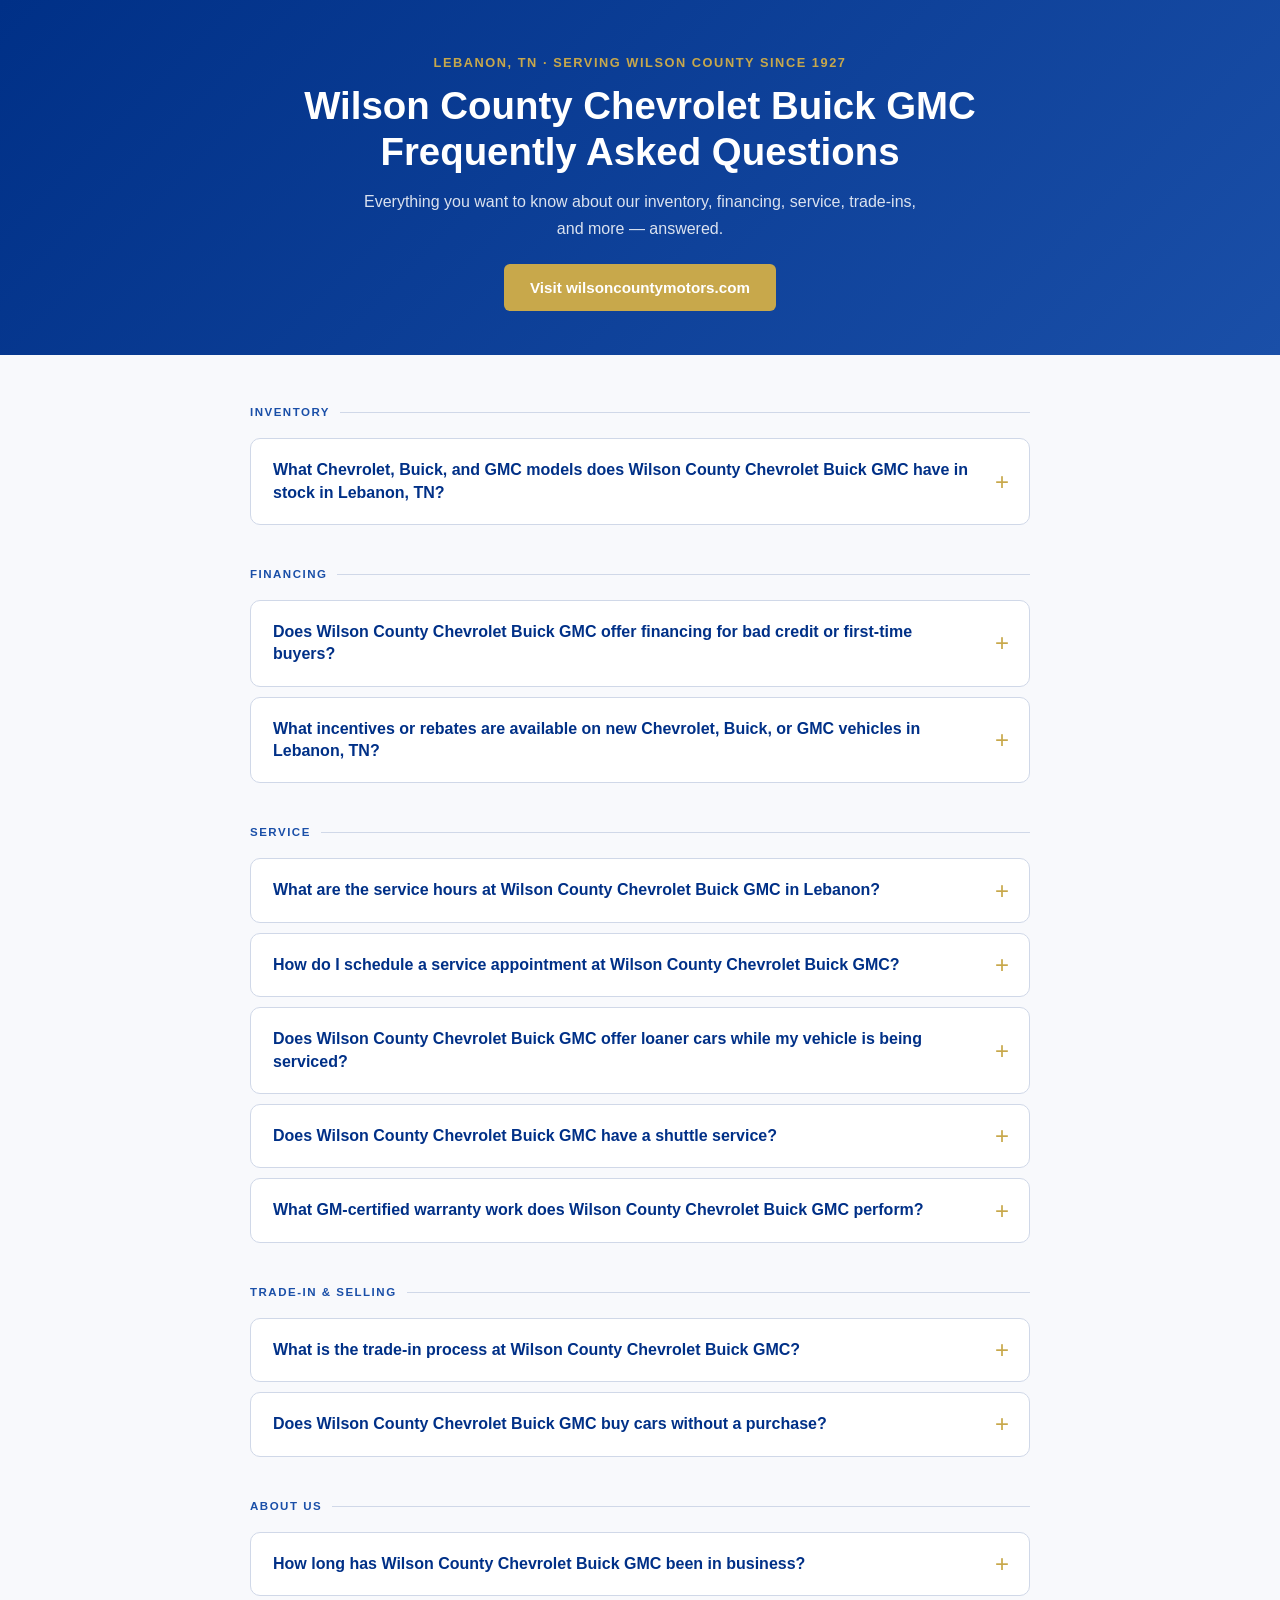
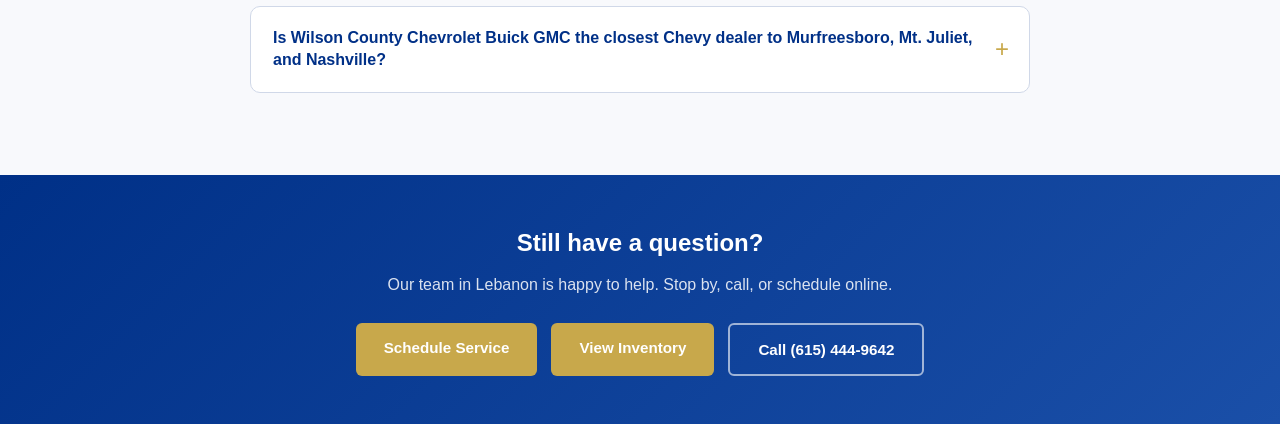
<file: Research/wilson-county-faq.html>
<!DOCTYPE html>
<html lang="en">
<head>
  <meta charset="UTF-8" />
  <meta name="viewport" content="width=device-width, initial-scale=1.0" />
  <title>FAQ | Wilson County Chevrolet Buick GMC | Lebanon, TN</title>
  <meta name="description" content="Answers to the most common questions about Wilson County Chevrolet Buick GMC in Lebanon, TN — inventory, financing, service hours, trade-ins, warranty work, and more." />

  <!-- ── JSON-LD: FAQPage Schema (AEO / AI Answer Optimization) ─────── -->
  <script type="application/ld+json">
  {
    "@context": "https://schema.org",
    "@type": "FAQPage",
    "mainEntity": [
      {
        "@type": "Question",
        "name": "What Chevrolet, Buick, and GMC models does Wilson County Chevrolet Buick GMC have in stock in Lebanon, TN?",
        "acceptedAnswer": {
          "@type": "Answer",
          "text": "Wilson County Chevrolet Buick GMC at 903 S Hartmann Dr in Lebanon, TN carries a broad, frequently updated inventory of new Chevrolet, Buick, and GMC vehicles. Chevrolet models include the Silverado 1500, Silverado HD (2500/3500), Colorado, Equinox, Equinox EV, Blazer, Traverse, Trax, Trailblazer, Tahoe, and Suburban. Buick options include the Enclave, Envision, and Encore GX. GMC inventory includes the Sierra 1500, Sierra HD, Canyon, Terrain, Acadia, and Yukon. We also carry a rotating selection of pre-owned vehicles of all makes and models. Visit wilsoncountymotors.com or call (615) 444-9642 to check live inventory."
        }
      },
      {
        "@type": "Question",
        "name": "Does Wilson County Chevrolet Buick GMC offer financing for bad credit or first-time buyers?",
        "acceptedAnswer": {
          "@type": "Answer",
          "text": "Yes. Our finance team works with a wide network of lenders and banks to help customers at every credit level — including first-time buyers, customers with challenged or limited credit history, and those rebuilding after financial difficulty. We work to find a loan or lease that fits your situation and your budget. You can start the process by applying online at wilsoncountymotors.com or visiting us in person at 903 S Hartmann Dr, Lebanon, TN."
        }
      },
      {
        "@type": "Question",
        "name": "What are the service hours at Wilson County Chevrolet Buick GMC in Lebanon?",
        "acceptedAnswer": {
          "@type": "Answer",
          "text": "Wilson County Chevrolet Buick GMC's service department is open Monday through Friday, 7:00 AM to 6:00 PM, and Saturday, 7:00 AM to 5:00 PM. Closed Sundays. You can schedule an appointment online 24/7 at wilsoncountymotors.com/service/scheduler.htm or call (615) 444-9642 during service hours."
        }
      },
      {
        "@type": "Question",
        "name": "How do I schedule a service appointment at Wilson County Chevrolet Buick GMC?",
        "acceptedAnswer": {
          "@type": "Answer",
          "text": "Scheduling a service appointment at Wilson County Chevrolet Buick GMC is easy. You can book online 24/7 at wilsoncountymotors.com/service/scheduler.htm — just select your vehicle, describe your concern, and choose your preferred date and time. You can also call our service department directly during business hours. Online scheduling is available around the clock, so you don't have to wait for the phones to open."
        }
      },
      {
        "@type": "Question",
        "name": "Does Wilson County Chevrolet Buick GMC offer loaner cars while my vehicle is being serviced?",
        "acceptedAnswer": {
          "@type": "Answer",
          "text": "Yes. Wilson County Chevrolet Buick GMC offers loaner vehicles to customers whose cars are in for service. Loaner availability depends on the length and type of repair and is subject to current availability — we recommend asking about a loaner when you schedule your appointment so we can plan ahead. Call (615) 444-9642 or schedule online at wilsoncountymotors.com/service/scheduler.htm."
        }
      },
      {
        "@type": "Question",
        "name": "Does Wilson County Chevrolet Buick GMC have a shuttle service?",
        "acceptedAnswer": {
          "@type": "Answer",
          "text": "Yes. We offer a complimentary shuttle service for customers who drop their vehicle off for service. Our shuttle can take you to a nearby location while your car is being worked on, so you're not stuck waiting at the dealership. Let our service team know you need a ride when you schedule or drop off your vehicle."
        }
      },
      {
        "@type": "Question",
        "name": "What is the trade-in process at Wilson County Chevrolet Buick GMC?",
        "acceptedAnswer": {
          "@type": "Answer",
          "text": "Trading in your vehicle at Wilson County Chevrolet Buick GMC is simple. Start by using the trade valuation tool at wilsoncountymotors.com to get an estimated value online, then bring your vehicle in for a final in-person appraisal. Our team will review the condition, mileage, and market value and present you with a firm offer. If you're purchasing a new or pre-owned vehicle, the trade-in value is applied directly to your deal. The whole process typically takes less than 30 minutes."
        }
      },
      {
        "@type": "Question",
        "name": "Does Wilson County Chevrolet Buick GMC buy cars without a purchase?",
        "acceptedAnswer": {
          "@type": "Answer",
          "text": "Yes. You do not need to buy a vehicle from us to sell us yours. Wilson County Chevrolet Buick GMC will purchase your vehicle outright, even if you have no interest in buying something new. Simply bring your car, truck, or SUV in for an appraisal and we'll make you an offer on the spot. No strings attached."
        }
      },
      {
        "@type": "Question",
        "name": "What GM-certified warranty work does Wilson County Chevrolet Buick GMC perform?",
        "acceptedAnswer": {
          "@type": "Answer",
          "text": "As an authorized Chevrolet, Buick, and GMC dealership, Wilson County Chevrolet Buick GMC performs all factory-authorized warranty repairs at no cost to you during your vehicle's coverage period. This includes powertrain warranty work, bumper-to-bumper warranty repairs, corrosion coverage, emissions warranty service, and GM Goodwill adjustments. Our GM-certified technicians are trained specifically on Chevrolet, Buick, and GMC vehicles and use genuine GM parts. We also service and honor the Chevrolet Protection Plan — GM's extended coverage program available in Powertrain, Silver, and Platinum tiers."
        }
      },
      {
        "@type": "Question",
        "name": "Is Wilson County Chevrolet Buick GMC the closest Chevy dealer to Murfreesboro, Mt. Juliet, and Nashville?",
        "acceptedAnswer": {
          "@type": "Answer",
          "text": "Wilson County Chevrolet Buick GMC in Lebanon is one of the most conveniently located Chevrolet, Buick, and GMC dealers for shoppers across eastern and central Middle Tennessee. We're approximately 25 miles east of Nashville, about 15 miles from Mt. Juliet, and roughly 35 miles from Murfreesboro — with straightforward access via I-40. Customers from Wilson, Rutherford, Sumner, Smith, Trousdale, and DeKalb counties regularly shop and service with us. We're easy to reach and worth the drive."
        }
      },
      {
        "@type": "Question",
        "name": "How long has Wilson County Chevrolet Buick GMC been in business?",
        "acceptedAnswer": {
          "@type": "Answer",
          "text": "Wilson County Chevrolet Buick GMC has been serving Lebanon and Wilson County since 1927 — nearly a century of continuous, family-owned operation. We've built long-term relationships with generations of Middle Tennessee families and take pride in the kind of honest, community-rooted service that keeps customers coming back decade after decade."
        }
      },
      {
        "@type": "Question",
        "name": "What incentives or rebates are available on new Chevrolet, Buick, or GMC vehicles in Lebanon, TN?",
        "acceptedAnswer": {
          "@type": "Answer",
          "text": "GM and its brands regularly offer cash-back incentives, low-APR financing specials, and lease deals on select new Chevrolet, Buick, and GMC models. These offers change monthly and vary by model, trim, and customer eligibility. Visit wilsoncountymotors.com for the latest current offers, or call us at (615) 444-9642 to ask about deals on a specific vehicle you're considering."
        }
      }
    ]
  }
  </script>

  <!-- ── JSON-LD: AutoDealer ─────────────────────────────────────────── -->
  <script type="application/ld+json">
  {
    "@context": "https://schema.org",
    "@type": "AutoDealer",
    "name": "Wilson County Chevrolet Buick GMC",
    "url": "https://www.wilsoncountymotors.com",
    "telephone": "(615) 444-9642",
    "address": {
      "@type": "PostalAddress",
      "streetAddress": "903 S Hartmann Dr",
      "addressLocality": "Lebanon",
      "addressRegion": "TN",
      "postalCode": "37090",
      "addressCountry": "US"
    },
    "geo": {
      "@type": "GeoCoordinates",
      "latitude": 36.1881,
      "longitude": -86.2871
    },
    "description": "Family-owned Chevrolet, Buick, and GMC dealer in Lebanon, TN serving Wilson County since 1927.",
    "brand": ["Chevrolet", "Buick", "GMC"],
    "areaServed": ["Lebanon TN", "Wilson County TN", "Mt. Juliet TN", "Murfreesboro TN", "Nashville TN", "Smith County TN", "Trousdale County TN", "DeKalb County TN", "Sumner County TN"]
  }
  </script>

  <!-- ── Styles ──────────────────────────────────────────────────────── -->
  <style>
    *, *::before, *::after { box-sizing: border-box; margin: 0; padding: 0; }

    :root {
      --blue:       #003087;
      --blue-mid:   #1a4fa8;
      --blue-light: #dce8f8;
      --blue-pale:  #f0f6ff;
      --gold:       #c8a84b;
      --gold-light: #f5edcf;
      --text:       #1a1a1a;
      --text-muted: #555;
      --border:     #d0d8e8;
      --radius:     10px;
    }

    body {
      font-family: -apple-system, BlinkMacSystemFont, "Segoe UI", Roboto, Arial, sans-serif;
      font-size: 16px;
      line-height: 1.65;
      color: var(--text);
      background: #f8f9fc;
    }

    /* ─ Header ─ */
    .faq-header {
      background: linear-gradient(135deg, var(--blue) 0%, var(--blue-mid) 100%);
      color: #fff;
      padding: 52px 24px 44px;
      text-align: center;
    }
    .faq-header .eyebrow {
      font-size: 0.8rem;
      letter-spacing: 0.12em;
      text-transform: uppercase;
      color: var(--gold);
      font-weight: 600;
      margin-bottom: 10px;
    }
    .faq-header h1 {
      font-size: clamp(1.6rem, 3.5vw, 2.4rem);
      font-weight: 800;
      line-height: 1.2;
      margin-bottom: 14px;
    }
    .faq-header p {
      font-size: 1rem;
      color: rgba(255,255,255,0.85);
      max-width: 560px;
      margin: 0 auto 22px;
    }
    .header-cta {
      display: inline-block;
      background: var(--gold);
      color: #fff;
      font-weight: 700;
      font-size: 0.95rem;
      padding: 11px 26px;
      border-radius: 6px;
      text-decoration: none;
      transition: background 0.2s;
    }
    .header-cta:hover { background: #b8963c; }

    /* ─ Main layout ─ */
    .faq-wrap {
      max-width: 820px;
      margin: 0 auto;
      padding: 48px 20px 72px;
    }

    /* ─ Category label ─ */
    .faq-category {
      display: flex;
      align-items: center;
      gap: 10px;
      margin: 40px 0 16px;
    }
    .faq-category:first-of-type { margin-top: 0; }
    .faq-category-label {
      font-size: 0.72rem;
      font-weight: 700;
      letter-spacing: 0.13em;
      text-transform: uppercase;
      color: var(--blue-mid);
      white-space: nowrap;
    }
    .faq-category-line {
      flex: 1;
      height: 1px;
      background: var(--border);
    }

    /* ─ Accordion item ─ */
    .faq-item {
      background: #fff;
      border: 1px solid var(--border);
      border-radius: var(--radius);
      margin-bottom: 10px;
      overflow: hidden;
      transition: box-shadow 0.2s;
    }
    .faq-item:hover { box-shadow: 0 3px 14px rgba(0,48,135,0.08); }

    .faq-question {
      width: 100%;
      background: none;
      border: none;
      cursor: pointer;
      padding: 20px 52px 20px 22px;
      text-align: left;
      font-size: 1rem;
      font-weight: 700;
      color: var(--blue);
      line-height: 1.4;
      position: relative;
      display: block;
    }
    .faq-question::after {
      content: "+";
      position: absolute;
      right: 20px;
      top: 50%;
      transform: translateY(-50%);
      font-size: 1.5rem;
      font-weight: 300;
      color: var(--gold);
      line-height: 1;
      transition: transform 0.25s;
    }
    .faq-item.open .faq-question::after {
      content: "−";
    }

    .faq-answer {
      display: none;
      padding: 0 22px 22px;
      color: var(--text-muted);
      font-size: 0.97rem;
      line-height: 1.7;
      border-top: 1px solid var(--blue-light);
      margin-top: -1px;
    }
    .faq-item.open .faq-answer { display: block; }

    .faq-answer a {
      color: var(--blue-mid);
      text-decoration: underline;
      text-underline-offset: 3px;
    }
    .faq-answer a:hover { color: var(--blue); }

    /* ─ Bottom CTA strip ─ */
    .faq-cta-strip {
      background: linear-gradient(135deg, var(--blue) 0%, var(--blue-mid) 100%);
      color: #fff;
      text-align: center;
      padding: 48px 24px;
    }
    .faq-cta-strip h2 {
      font-size: 1.5rem;
      font-weight: 800;
      margin-bottom: 10px;
    }
    .faq-cta-strip p {
      font-size: 1rem;
      color: rgba(255,255,255,0.85);
      margin-bottom: 24px;
    }
    .cta-buttons {
      display: flex;
      gap: 14px;
      justify-content: center;
      flex-wrap: wrap;
    }
    .cta-btn {
      display: inline-block;
      padding: 12px 28px;
      border-radius: 6px;
      font-weight: 700;
      font-size: 0.95rem;
      text-decoration: none;
      transition: opacity 0.2s;
    }
    .cta-btn:hover { opacity: 0.88; }
    .cta-btn-gold   { background: var(--gold); color: #fff; }
    .cta-btn-outline { background: transparent; color: #fff; border: 2px solid rgba(255,255,255,0.6); }

    /* ─ Publisher note (visible only in edit/preview; remove before publishing) ─ */
    .editor-note {
      background: #fffbe6;
      border: 1px solid #f0d060;
      border-radius: 8px;
      padding: 14px 18px;
      margin-bottom: 32px;
      font-size: 0.88rem;
      color: #7a6000;
    }
    .editor-note strong { color: #5a4500; }

    @media (max-width: 520px) {
      .faq-question { padding: 17px 44px 17px 16px; font-size: 0.95rem; }
      .faq-answer   { padding: 0 16px 18px; }
    }
  </style>
</head>
<body>

<!-- ── Header ─────────────────────────────────────────────────────────── -->
<header class="faq-header">
  <p class="eyebrow">Lebanon, TN · Serving Wilson County Since 1927</p>
  <h1>Wilson County Chevrolet Buick GMC<br>Frequently Asked Questions</h1>
  <p>Everything you want to know about our inventory, financing, service, trade-ins, and more — answered.</p>
  <a class="header-cta" href="https://www.wilsoncountymotors.com">Visit wilsoncountymotors.com</a>
</header>

<!-- ── FAQ Content ─────────────────────────────────────────────────────── -->
<main class="faq-wrap">

  <!-- ── INVENTORY ─────────────────────────────────────────────────── -->
  <div class="faq-category">
    <span class="faq-category-label">Inventory</span>
    <div class="faq-category-line"></div>
  </div>

  <div class="faq-item">
    <button class="faq-question" aria-expanded="false">
      What Chevrolet, Buick, and GMC models does Wilson County Chevrolet Buick GMC have in stock in Lebanon, TN?
    </button>
    <div class="faq-answer" role="region">
      We carry a broad, frequently updated inventory of new Chevrolet, Buick, and GMC vehicles at 903 S Hartmann Dr in Lebanon.
      <br><br>
      <strong>Chevrolet:</strong> Silverado 1500, Silverado HD (2500/3500), Colorado, Equinox, Equinox EV, Blazer, Traverse, Trax, Trailblazer, Tahoe, Suburban.<br>
      <strong>Buick:</strong> Enclave, Envision, Encore GX.<br>
      <strong>GMC:</strong> Sierra 1500, Sierra HD, Canyon, Terrain, Acadia, Yukon.
      <br><br>
      We also stock a rotating selection of pre-owned vehicles of all makes and models. Inventory changes daily — visit <a href="https://www.wilsoncountymotors.com">wilsoncountymotors.com</a> or call <a href="tel:+16154449642">(615) 444-9642</a> to check live availability.
    </div>
  </div>

  <!-- ── FINANCING ─────────────────────────────────────────────────── -->
  <div class="faq-category">
    <span class="faq-category-label">Financing</span>
    <div class="faq-category-line"></div>
  </div>

  <div class="faq-item">
    <button class="faq-question" aria-expanded="false">
      Does Wilson County Chevrolet Buick GMC offer financing for bad credit or first-time buyers?
    </button>
    <div class="faq-answer" role="region">
      Yes. Our finance team works with a wide network of lenders and banks to help customers at every credit level — including first-time buyers, customers with challenged or limited credit history, and those rebuilding after financial difficulty. We work to find a loan or lease that fits your situation and budget.
      <br><br>
      You can start the process by applying online at <a href="https://www.wilsoncountymotors.com">wilsoncountymotors.com</a> or visit us in person at 903 S Hartmann Dr, Lebanon, TN.
    </div>
  </div>

  <div class="faq-item">
    <button class="faq-question" aria-expanded="false">
      What incentives or rebates are available on new Chevrolet, Buick, or GMC vehicles in Lebanon, TN?
    </button>
    <div class="faq-answer" role="region">
      GM and its brands regularly offer cash-back incentives, low-APR financing specials, and lease deals on select new Chevrolet, Buick, and GMC models. These offers change monthly and vary by model, trim, and customer eligibility.
      <br><br>
      Visit <a href="https://www.wilsoncountymotors.com">wilsoncountymotors.com</a> for the latest current offers, or call us at <a href="tel:+16154449642">(615) 444-9642</a> to ask about deals on the specific vehicle you're considering.
    </div>
  </div>

  <!-- ── SERVICE ───────────────────────────────────────────────────── -->
  <div class="faq-category">
    <span class="faq-category-label">Service</span>
    <div class="faq-category-line"></div>
  </div>

  <div class="faq-item">
    <button class="faq-question" aria-expanded="false">
      What are the service hours at Wilson County Chevrolet Buick GMC in Lebanon?
    </button>
    <div class="faq-answer" role="region">
      Our service department is open <strong>Monday through Friday, 7:00 AM – 6:00 PM</strong>, and <strong>Saturday, 7:00 AM – 5:00 PM</strong>. We're closed on Sundays. You can also schedule an appointment online at any time at <a href="https://www.wilsoncountymotors.com/service/scheduler.htm">wilsoncountymotors.com/service/scheduler.htm</a> — no need to wait for the phones to open.
    </div>
  </div>

  <div class="faq-item">
    <button class="faq-question" aria-expanded="false">
      How do I schedule a service appointment at Wilson County Chevrolet Buick GMC?
    </button>
    <div class="faq-answer" role="region">
      Scheduling is easy. You can book online 24/7 at <a href="https://www.wilsoncountymotors.com/service/scheduler.htm">wilsoncountymotors.com/service/scheduler.htm</a> — just select your vehicle, describe your concern, and pick a date and time that works for you. You can also call our service department directly during business hours.
      <br><br>
      Online scheduling is available around the clock, so you're never stuck waiting for the phones to open.
    </div>
  </div>

  <div class="faq-item">
    <button class="faq-question" aria-expanded="false">
      Does Wilson County Chevrolet Buick GMC offer loaner cars while my vehicle is being serviced?
    </button>
    <div class="faq-answer" role="region">
      Yes. We offer loaner vehicles to customers whose cars are in for service. Loaner availability depends on the type and length of the repair and is subject to current availability, so we recommend asking about a loaner when you book your appointment so we can plan ahead.
      <br><br>
      Schedule online at <a href="https://www.wilsoncountymotors.com/service/scheduler.htm">wilsoncountymotors.com/service/scheduler.htm</a> or call <a href="tel:+16154449642">(615) 444-9642</a>.
    </div>
  </div>

  <div class="faq-item">
    <button class="faq-question" aria-expanded="false">
      Does Wilson County Chevrolet Buick GMC have a shuttle service?
    </button>
    <div class="faq-answer" role="region">
      Yes. We offer a complimentary shuttle service for customers who drop their vehicle off for service. Our shuttle can get you to a nearby location while your car is being worked on, so you're not stuck waiting at the dealership.
      <br><br>
      Just let our service team know you need a ride when you schedule your appointment or when you drop off your vehicle.
    </div>
  </div>

  <div class="faq-item">
    <button class="faq-question" aria-expanded="false">
      What GM-certified warranty work does Wilson County Chevrolet Buick GMC perform?
    </button>
    <div class="faq-answer" role="region">
      As an authorized Chevrolet, Buick, and GMC dealership, we perform all factory-authorized warranty repairs at no cost to you during your vehicle's coverage period. This includes:
      <br><br>
      • Powertrain warranty repairs<br>
      • Bumper-to-bumper warranty service<br>
      • Corrosion and rust-through coverage<br>
      • Emissions warranty work<br>
      • GM Goodwill adjustments<br>
      • Chevrolet Protection Plan service (Powertrain, Silver, and Platinum tiers)
      <br><br>
      Our GM-certified technicians are factory-trained on Chevrolet, Buick, and GMC vehicles and use genuine GM parts on every repair.
    </div>
  </div>

  <!-- ── TRADE-IN & BUYING ──────────────────────────────────────────── -->
  <div class="faq-category">
    <span class="faq-category-label">Trade-In &amp; Selling</span>
    <div class="faq-category-line"></div>
  </div>

  <div class="faq-item">
    <button class="faq-question" aria-expanded="false">
      What is the trade-in process at Wilson County Chevrolet Buick GMC?
    </button>
    <div class="faq-answer" role="region">
      Trading in your vehicle is simple. Start by using our online trade valuation tool at <a href="https://www.wilsoncountymotors.com">wilsoncountymotors.com</a> to get an estimated value, then bring your vehicle in for a final in-person appraisal. Our team reviews the condition, mileage, and current market value and presents you with a firm offer.
      <br><br>
      If you're purchasing a new or pre-owned vehicle, the trade-in value is applied directly to your deal. The whole process typically takes less than 30 minutes.
    </div>
  </div>

  <div class="faq-item">
    <button class="faq-question" aria-expanded="false">
      Does Wilson County Chevrolet Buick GMC buy cars without a purchase?
    </button>
    <div class="faq-answer" role="region">
      Yes. You do not need to buy a vehicle from us to sell us yours. We will purchase your car, truck, or SUV outright — no strings attached. Just bring it in for an appraisal and we'll make you an offer on the spot. Whether you're downsizing, upgrading somewhere else, or just looking to turn your vehicle into cash, we're happy to make an offer.
    </div>
  </div>

  <!-- ── ABOUT US ───────────────────────────────────────────────────── -->
  <div class="faq-category">
    <span class="faq-category-label">About Us</span>
    <div class="faq-category-line"></div>
  </div>

  <div class="faq-item">
    <button class="faq-question" aria-expanded="false">
      How long has Wilson County Chevrolet Buick GMC been in business?
    </button>
    <div class="faq-answer" role="region">
      Wilson County Chevrolet Buick GMC has been serving Lebanon and Wilson County since 1927 — nearly a century of continuous, family-owned operation. We've built long-term relationships with generations of Middle Tennessee families and take pride in the honest, community-rooted service that keeps customers coming back decade after decade.
    </div>
  </div>

  <div class="faq-item">
    <button class="faq-question" aria-expanded="false">
      Is Wilson County Chevrolet Buick GMC the closest Chevy dealer to Murfreesboro, Mt. Juliet, and Nashville?
    </button>
    <div class="faq-answer" role="region">
      Wilson County Chevrolet Buick GMC in Lebanon is one of the most conveniently located Chevrolet, Buick, and GMC dealers for shoppers across eastern and central Middle Tennessee. We're approximately 25 miles east of Nashville, about 15 miles from Mt. Juliet, and roughly 35 miles from Murfreesboro — with easy access via I-40.
      <br><br>
      Customers from Wilson, Rutherford, Sumner, Smith, Trousdale, and DeKalb counties regularly shop and service with us. We're easy to reach and — we think — worth the drive.
    </div>
  </div>

</main>

<!-- ── Bottom CTA Strip ────────────────────────────────────────────────── -->
<section class="faq-cta-strip">
  <h2>Still have a question?</h2>
  <p>Our team in Lebanon is happy to help. Stop by, call, or schedule online.</p>
  <div class="cta-buttons">
    <a class="cta-btn cta-btn-gold" href="https://www.wilsoncountymotors.com/service/scheduler.htm">Schedule Service</a>
    <a class="cta-btn cta-btn-gold" href="https://www.wilsoncountymotors.com">View Inventory</a>
    <a class="cta-btn cta-btn-outline" href="tel:+16154449642">Call (615) 444-9642</a>
  </div>
</section>

<!-- ── Accordion Script ─────────────────────────────────────────────────── -->
<script>
  document.querySelectorAll('.faq-question').forEach(btn => {
    btn.addEventListener('click', () => {
      const item = btn.closest('.faq-item');
      const isOpen = item.classList.contains('open');

      // Close all
      document.querySelectorAll('.faq-item').forEach(i => {
        i.classList.remove('open');
        i.querySelector('.faq-question').setAttribute('aria-expanded', 'false');
      });

      // Open clicked (unless it was already open)
      if (!isOpen) {
        item.classList.add('open');
        btn.setAttribute('aria-expanded', 'true');
      }
    });
  });
</script>



</body>
</html>
</file>
<file: Community/assets/wc-design-system.css>
/* =========================================================
   Wilson County Motors — Colors & Type
   A family-owned Tennessee dealership since 1927.
   The system leans on a high-contrast black/white core
   (inherited from the wordmark) warmed by a Tennessee-red
   accent and a parchment off-white for long reading.
   ========================================================= */

/* ---------- Fonts -----------------------------------------
   The logo wordmark is a heavy, geometric, lowercase sans —
   closest open match is Archivo Black / Archivo. We pair it
   with Source Serif 4 for long-form ("Since 1927" heritage
   cues) and JetBrains Mono for VINs, stock numbers, specs.
   -----------------------------------------------------------
   NOTE TO USER: no original brand font files were provided.
   These Google Fonts are SUBSTITUTIONS. If you have the real
   wordmark typeface (appears custom / Avenir-Black-ish),
   drop the .woff2 into fonts/ and swap the @font-face below.
*/
@import url('https://fonts.googleapis.com/css2?family=Archivo:wght@400;500;600;700;800;900&family=Archivo+Black&family=Source+Serif+4:ital,opsz,wght@0,8..60,400;0,8..60,600;0,8..60,700;1,8..60,400&family=JetBrains+Mono:wght@400;500;600&display=swap');

:root {
  /* =========================================================
     COLOR — core
     Black/white are dominant (the wordmark is pure black).
     "Tennessee red" is the single brand accent — a clay-red
     that echoes the red in the GMC badge and TN state flag,
     appropriate for a Lebanon, TN dealer.
     ========================================================= */

  /* Neutrals — ink scale */
  --wc-ink-000: #ffffff;
  --wc-ink-050: #fafaf8;   /* parchment / page bg */
  --wc-ink-100: #f2f1ee;   /* card soft bg */
  --wc-ink-200: #e5e3dd;   /* hairline / divider */
  --wc-ink-300: #c9c6bd;   /* disabled / placeholder */
  --wc-ink-400: #8a877e;   /* muted text */
  --wc-ink-500: #5a5852;   /* secondary text */
  --wc-ink-600: #3d3b37;   /* body on light */
  --wc-ink-700: #26251f;   /* heading */
  --wc-ink-900: #0a0a08;   /* wordmark black */

  /* Brand accent — Chevrolet gold (the bowtie gold).
     Chevy's primary brand color pair is Chevy Gold + Chevy Dark Blue. */
  --wc-gold-050: #fff8e0;
  --wc-gold-100: #ffeeb0;
  --wc-gold-300: #ffd766;
  --wc-gold-500: #ffc72c;   /* Chevy Gold — primary accent */
  --wc-gold-600: #e0a800;   /* hover */
  --wc-gold-700: #a57a00;   /* pressed */

  /* Chevy Dark Blue — paired corporate color; used for CTAs on light,
     for trust/finance cues, and as the go-to ink behind gold. */
  --wc-blue-050: #e8ecf2;
  --wc-blue-100: #c8d0de;
  --wc-blue-300: #5f7aa3;
  --wc-blue-500: #1a3c74;   /* mid */
  --wc-blue-700: #0b1f3a;   /* Chevy Dark Blue */
  --wc-blue-900: #061226;

  /* Legacy red retained for GMC chrome & sale stickers only.
     Do NOT use as brand accent. */
  --wc-red-050: #fdf2ef;
  --wc-red-500: #c8102e;   /* GMC red */
  --wc-red-600: #a00a22;
  --wc-red-700: #7a0818;

  /* Tan / heritage — used for "Since 1927" and award ribbons */
  --wc-tan-100: #f1ead8;
  --wc-tan-300: #d9c48a;
  --wc-tan-500: #a98a3a;

  /* Semantic — status */
  --wc-success: #2a7a4b;
  --wc-success-bg: #e6f1ea;
  --wc-warning: #b5721a;
  --wc-warning-bg: #fbefd9;
  --wc-danger: var(--wc-red-600);
  --wc-danger-bg: var(--wc-red-050);
  --wc-info: var(--wc-blue-700);
  --wc-info-bg: var(--wc-blue-050);

  /* OEM badge accents — ONLY for franchise-specific chrome.
     Never as ambient brand color for the dealership. */
  --wc-chevy-blue: #0b1f3a;
  --wc-chevy-gold: #ffc72c;
  --wc-chevy-silver: #c9ccd1;
  --wc-buick-red:  #9d2235;
  --wc-gmc-red:    #c8102e;

  /* =========================================================
     SEMANTIC ROLES — reach for these in components
     ========================================================= */
  --fg-1: var(--wc-ink-900);       /* primary text */
  --fg-2: var(--wc-ink-600);       /* body */
  --fg-3: var(--wc-ink-500);       /* secondary */
  --fg-muted: var(--wc-ink-400);
  --fg-on-dark: var(--wc-ink-000);
  --fg-accent: var(--wc-blue-700);

  --bg-page: var(--wc-ink-050);
  --bg-surface: var(--wc-ink-000);
  --bg-soft: var(--wc-ink-100);
  --bg-inverse: var(--wc-ink-900);
  --bg-accent: var(--wc-gold-500);
  --bg-cta: var(--wc-blue-700);          /* primary CTA on light */
  --fg-on-gold: var(--wc-blue-700);      /* text on gold */

  --border-hairline: var(--wc-ink-200);
  --border-strong: var(--wc-ink-300);
  --border-ink: var(--wc-ink-900);

  /* =========================================================
     TYPOGRAPHY
     Families — Archivo Black for wordmark-echo display,
     Archivo for UI, Source Serif for heritage + long copy,
     JetBrains Mono for stock numbers / VINs.
     ========================================================= */
  --font-display: 'Archivo Black', 'Archivo', ui-sans-serif, system-ui, sans-serif;
  --font-ui: 'Archivo', ui-sans-serif, system-ui, -apple-system, 'Segoe UI', sans-serif;
  --font-serif: 'Source Serif 4', 'Source Serif Pro', Georgia, 'Times New Roman', serif;
  --font-mono: 'JetBrains Mono', ui-monospace, 'SF Mono', Menlo, monospace;

  /* Type scale — dealer-signage rhythm: big, heavy, confident */
  --fs-hero: clamp(56px, 8vw, 96px);   /* "We've been here since 1927." */
  --fs-display: clamp(40px, 5vw, 64px);
  --fs-h1: 40px;
  --fs-h2: 30px;
  --fs-h3: 22px;
  --fs-h4: 18px;
  --fs-body-lg: 18px;
  --fs-body: 16px;
  --fs-small: 14px;
  --fs-micro: 12px;
  --fs-eyebrow: 13px;

  --lh-tight: 0.95;
  --lh-heading: 1.1;
  --lh-body: 1.55;
  --lh-loose: 1.7;

  --ls-display: -0.02em;   /* wordmark is tight */
  --ls-heading: -0.01em;
  --ls-eyebrow: 0.14em;    /* all-caps eyebrows only */
  --ls-body: 0;

  /* =========================================================
     SPACING / RADII / SHADOWS
     Restrained; this is a dealership, not a fintech.
     ========================================================= */
  --sp-1: 4px;
  --sp-2: 8px;
  --sp-3: 12px;
  --sp-4: 16px;
  --sp-5: 20px;
  --sp-6: 24px;
  --sp-8: 32px;
  --sp-10: 40px;
  --sp-12: 48px;
  --sp-16: 64px;
  --sp-20: 80px;
  --sp-24: 96px;

  --radius-none: 0;
  --radius-sm: 2px;
  --radius-md: 4px;     /* default — small, square-ish, signage-like */
  --radius-lg: 8px;
  --radius-pill: 999px;

  /* Shadows — flat by default; one lift shadow for cards/menus */
  --shadow-hairline: inset 0 0 0 1px var(--border-hairline);
  --shadow-card: 0 1px 2px rgba(10,10,8,0.04), 0 2px 6px rgba(10,10,8,0.06);
  --shadow-lift: 0 6px 20px rgba(10,10,8,0.10), 0 2px 4px rgba(10,10,8,0.04);
  --shadow-sticker: 0 10px 30px rgba(10,10,8,0.18);
  --shadow-focus: 0 0 0 3px rgba(255,199,44,0.45);

  /* Motion */
  --ease-standard: cubic-bezier(0.2, 0, 0, 1);
  --ease-emphasized: cubic-bezier(0.22, 1, 0.36, 1);
  --dur-fast: 120ms;
  --dur-base: 200ms;
  --dur-slow: 320ms;
}

/* ---------- Element defaults ------------------------------ */
html, body {
  background: var(--bg-page);
  color: var(--fg-1);
  font-family: var(--font-ui);
  font-size: var(--fs-body);
  line-height: var(--lh-body);
  -webkit-font-smoothing: antialiased;
  text-rendering: optimizeLegibility;
}

h1, h2, h3, h4, h5, h6 {
  font-family: var(--font-display);
  color: var(--fg-1);
  letter-spacing: var(--ls-heading);
  line-height: var(--lh-heading);
  margin: 0;
  text-wrap: balance;
}

h1 { font-size: var(--fs-h1); }
h2 { font-size: var(--fs-h2); }
h3 { font-size: var(--fs-h3); }
h4 { font-size: var(--fs-h4); font-family: var(--font-ui); font-weight: 700; }

p  { margin: 0 0 var(--sp-4); text-wrap: pretty; }
a  { color: var(--fg-accent); text-decoration: underline; text-underline-offset: 2px; }
a:hover { color: var(--wc-red-700); }

small { font-size: var(--fs-small); color: var(--fg-3); }
code, kbd, samp { font-family: var(--font-mono); font-size: 0.92em; }

/* ---------- Utility classes ------------------------------- */
.wc-hero      { font-family: var(--font-display); font-size: var(--fs-hero);    line-height: var(--lh-tight); letter-spacing: var(--ls-display); }
.wc-display   { font-family: var(--font-display); font-size: var(--fs-display); line-height: var(--lh-tight); letter-spacing: var(--ls-display); }
.wc-eyebrow   { font-family: var(--font-ui); font-size: var(--fs-eyebrow); font-weight: 700; letter-spacing: var(--ls-eyebrow); text-transform: uppercase; color: var(--fg-accent); }
.wc-lede      { font-family: var(--font-serif); font-size: var(--fs-body-lg); line-height: var(--lh-loose); color: var(--fg-2); }
.wc-serif     { font-family: var(--font-serif); }
.wc-mono      { font-family: var(--font-mono); }
.wc-wordmark  { font-family: var(--font-display); text-transform: lowercase; letter-spacing: -0.04em; line-height: 0.9; }

.wc-since     { font-family: var(--font-serif); font-style: italic; color: var(--wc-tan-500); letter-spacing: 0.02em; }
</file>
<file: Community/assets/site-styles.css>
/* ============================================================
   Wilson County Motors — Community pages shared styles
   Built on top of wc-design-system.css
   ============================================================ */

* { box-sizing: border-box; }
html, body { margin: 0; padding: 0; }
body { background: var(--bg-page); color: var(--fg-1); }

img { max-width: 100%; display: block; }

/* ---------- Header ---------- */
.site-utility {
  background: #fff;
  border-bottom: 1px solid var(--border-hairline);
  font-size: 12px;
}
.site-utility-inner {
  max-width: 1280px;
  margin: 0 auto;
  padding: 8px 24px;
  display: flex;
  align-items: center;
  justify-content: space-between;
  gap: 16px;
  flex-wrap: wrap;
}
.site-utility .since {
  font-family: var(--font-serif);
  font-style: italic;
  color: var(--wc-tan-500);
}
.site-utility .utility-links {
  display: flex;
  gap: 20px;
  color: var(--fg-2);
  flex-wrap: wrap;
}
.site-utility .utility-links span {
  display: inline-flex;
  align-items: center;
  gap: 6px;
}
.site-utility .utility-links .tel {
  font-family: var(--font-mono);
  font-weight: 600;
  color: var(--wc-ink-900);
}

.site-header {
  position: sticky;
  top: 0;
  z-index: 50;
  background: rgba(250, 250, 248, 0.94);
  backdrop-filter: blur(8px);
  -webkit-backdrop-filter: blur(8px);
  border-bottom: 1px solid var(--border-hairline);
}
.site-header-inner {
  max-width: 1280px;
  margin: 0 auto;
  padding: 14px 24px;
  display: flex;
  align-items: center;
  gap: 32px;
}
.site-brand {
  display: flex;
  align-items: center;
  gap: 14px;
  text-decoration: none;
  color: var(--wc-ink-900);
}
.site-brand .wordmark {
  font-family: var(--font-display);
  font-size: 28px;
  letter-spacing: -0.04em;
  text-transform: lowercase;
  line-height: 0.88;
  color: var(--wc-ink-900);
}
.site-brand .divider {
  width: 1px;
  height: 38px;
  background: var(--border-strong);
}
.site-brand .sub {
  font-family: var(--font-ui);
  font-size: 10px;
  font-weight: 700;
  letter-spacing: 0.14em;
  color: var(--fg-3);
  text-transform: uppercase;
  line-height: 1.3;
}
.site-nav {
  display: flex;
  gap: 4px;
  margin-left: auto;
  flex-wrap: wrap;
}
.site-nav a {
  padding: 8px 12px;
  font-size: 14px;
  font-weight: 600;
  color: var(--fg-1);
  text-decoration: none;
  border-radius: 4px;
  font-family: var(--font-ui);
  border-bottom: 2px solid transparent;
}
.site-nav a:hover { color: var(--fg-accent); }
.site-nav a.active {
  color: var(--fg-accent);
  border-bottom-color: var(--fg-accent);
}

/* ---------- Layout primitives ---------- */
.container {
  max-width: 1280px;
  margin: 0 auto;
  padding: 0 24px;
}
.container-narrow {
  max-width: 960px;
  margin: 0 auto;
  padding: 0 24px;
}

section { padding: 80px 0; }
@media (max-width: 768px) { section { padding: 48px 0; } }

.section-alt { background: var(--wc-ink-100); }
.section-dark { background: var(--wc-ink-900); color: var(--wc-ink-000); }
.section-dark h1, .section-dark h2, .section-dark h3 { color: var(--wc-ink-000); }
.section-dark p { color: rgba(255, 255, 255, 0.82); }

/* Hairline divider */
.hairline {
  border: 0;
  border-top: 1px dotted var(--border-strong);
  margin: 0;
}

/* ---------- Typography helpers ---------- */
.eyebrow {
  font-family: var(--font-ui);
  font-size: 13px;
  font-weight: 700;
  letter-spacing: 0.14em;
  text-transform: uppercase;
  color: var(--fg-accent);
  margin: 0 0 16px;
}
.eyebrow-on-dark { color: var(--wc-gold-500); }

.lede {
  font-family: var(--font-serif);
  font-size: 20px;
  line-height: 1.55;
  color: var(--fg-2);
}
.section-dark .lede { color: rgba(255, 255, 255, 0.82); }

h1.page-title {
  font-size: clamp(44px, 6vw, 72px);
  line-height: 0.98;
  letter-spacing: -0.02em;
  margin: 0 0 20px;
}
h2.section-title {
  font-size: clamp(32px, 4vw, 44px);
  line-height: 1.05;
  letter-spacing: -0.02em;
  margin: 0 0 20px;
}
h3 {
  font-size: 22px;
  letter-spacing: -0.01em;
}

.updated-stamp {
  font-family: var(--font-mono);
  font-size: 12px;
  color: var(--fg-muted);
  letter-spacing: 0.04em;
  text-transform: uppercase;
}

/* ---------- Hero ---------- */
.hero {
  position: relative;
  background: var(--wc-ink-900);
  color: var(--wc-ink-000);
  overflow: hidden;
}
.hero-image {
  position: absolute;
  inset: 0;
  z-index: 0;
}
.hero-image img {
  width: 100%;
  height: 100%;
  object-fit: cover;
  opacity: 0.42;
}
.hero-scrim {
  position: absolute;
  inset: 0;
  z-index: 1;
  background: linear-gradient(to top, rgba(10,10,8,0.92) 0%, rgba(10,10,8,0.55) 55%, rgba(10,10,8,0.35) 100%);
}
.hero-inner {
  position: relative;
  z-index: 2;
  max-width: 1280px;
  margin: 0 auto;
  padding: 120px 24px 96px;
}
.hero h1 { color: #fff; }
.hero .lede { color: rgba(255,255,255,0.88); max-width: 680px; }
.hero .eyebrow { color: var(--wc-gold-500); }

@media (max-width: 768px) {
  .hero-inner { padding: 72px 24px 56px; }
}

/* ---------- Breadcrumbs ---------- */
.breadcrumbs {
  padding: 16px 0;
  font-size: 13px;
  font-family: var(--font-ui);
  color: var(--fg-3);
  border-bottom: 1px solid var(--border-hairline);
  background: #fff;
}
.breadcrumbs a {
  color: var(--fg-3);
  text-decoration: none;
}
.breadcrumbs a:hover { color: var(--fg-accent); }
.breadcrumbs .sep { margin: 0 10px; color: var(--fg-muted); }
.breadcrumbs .current { color: var(--wc-ink-900); font-weight: 600; }

/* ---------- Cards ---------- */
.card {
  background: var(--bg-surface);
  border: 1px solid var(--border-hairline);
  border-radius: 4px;
  padding: 28px;
  box-shadow: var(--shadow-card);
  transition: box-shadow 200ms var(--ease-standard), transform 200ms var(--ease-standard);
}
.card:hover {
  box-shadow: var(--shadow-lift);
  transform: translateY(-2px);
}
.card h3 { margin: 0 0 10px; }
.card p { color: var(--fg-2); margin: 0; }

/* Icon circle at top of card */
.card-icon {
  width: 44px;
  height: 44px;
  border-radius: 4px;
  background: var(--wc-ink-100);
  color: var(--wc-blue-700);
  display: inline-flex;
  align-items: center;
  justify-content: center;
  margin-bottom: 20px;
}
.card-icon.accent { background: var(--wc-gold-050); color: var(--wc-blue-700); }

/* ---------- Grids ---------- */
.grid-2 { display: grid; grid-template-columns: repeat(2, 1fr); gap: 40px; }
.grid-3 { display: grid; grid-template-columns: repeat(3, 1fr); gap: 32px; }
.grid-4 { display: grid; grid-template-columns: repeat(4, 1fr); gap: 24px; }
@media (max-width: 960px) {
  .grid-2, .grid-3, .grid-4 { grid-template-columns: 1fr; gap: 24px; }
}

.two-col {
  display: grid;
  grid-template-columns: 1fr 1fr;
  gap: 64px;
  align-items: center;
}
@media (max-width: 960px) { .two-col { grid-template-columns: 1fr; gap: 32px; } }

/* ---------- Prose block ---------- */
.prose p {
  font-family: var(--font-serif);
  font-size: 18px;
  line-height: 1.7;
  color: var(--fg-2);
  margin: 0 0 18px;
}
.prose p strong { color: var(--wc-ink-900); font-weight: 600; }
.prose a { color: var(--fg-accent); }

/* ---------- Image frame ---------- */
.img-frame {
  position: relative;
  border: 1px solid var(--border-hairline);
  background: var(--wc-ink-100);
  overflow: hidden;
  border-radius: 4px;
  box-shadow: var(--shadow-card);
}
.img-frame img { width: 100%; height: auto; display: block; }
.img-frame .caption {
  position: absolute;
  bottom: 0;
  left: 0;
  right: 0;
  padding: 18px 20px;
  background: linear-gradient(to top, rgba(10,10,8,0.88), rgba(10,10,8,0));
  color: #fff;
}
.img-frame .caption .label {
  font-family: var(--font-ui);
  font-size: 15px;
  font-weight: 700;
  letter-spacing: -0.01em;
}
.img-frame .caption .sub {
  font-family: var(--font-serif);
  font-style: italic;
  font-size: 13px;
  opacity: 0.85;
  margin-top: 2px;
}

/* Placeholder image for missing photos */
.img-placeholder {
  aspect-ratio: 4 / 3;
  background: var(--wc-ink-100);
  border: 1px dashed var(--border-strong);
  display: flex;
  flex-direction: column;
  align-items: center;
  justify-content: center;
  padding: 24px;
  text-align: center;
  color: var(--fg-3);
  border-radius: 4px;
}
.img-placeholder .tag {
  font-family: var(--font-ui);
  font-size: 11px;
  font-weight: 700;
  letter-spacing: 0.14em;
  text-transform: uppercase;
  color: var(--wc-tan-500);
  margin-bottom: 10px;
}
.img-placeholder .desc {
  font-family: var(--font-serif);
  font-style: italic;
  font-size: 15px;
  color: var(--fg-3);
  max-width: 260px;
}

/* ---------- Buttons ---------- */
.btn {
  display: inline-flex;
  align-items: center;
  gap: 8px;
  font-family: var(--font-ui);
  font-weight: 700;
  letter-spacing: 0.02em;
  padding: 14px 24px;
  font-size: 15px;
  border: 0;
  cursor: pointer;
  border-radius: 4px;
  text-decoration: none;
  transition: background 120ms var(--ease-standard);
}
.btn-primary { background: var(--wc-red-500); color: #fff; }
.btn-primary:hover { background: var(--wc-red-600); color: #fff; }
.btn-ink { background: var(--wc-ink-900); color: #fff; }
.btn-ink:hover { background: var(--wc-ink-700); color: #fff; }
.btn-outline {
  background: transparent;
  color: var(--wc-ink-900);
  border: 1.5px solid var(--wc-ink-900);
  padding: 12.5px 22.5px;
}
.btn-outline:hover { background: var(--wc-ink-900); color: #fff; }
.btn-on-dark { background: #fff; color: var(--wc-ink-900); }
.btn-on-dark:hover { background: var(--wc-gold-500); color: var(--wc-blue-700); }

/* ---------- Pillar card (index) ---------- */
.pillar-card {
  background: #fff;
  border: 1px solid var(--border-hairline);
  border-radius: 4px;
  overflow: hidden;
  display: flex;
  flex-direction: column;
  text-decoration: none;
  color: var(--wc-ink-900);
  transition: box-shadow 200ms var(--ease-standard), transform 200ms var(--ease-standard);
  box-shadow: var(--shadow-card);
}
.pillar-card:hover {
  box-shadow: var(--shadow-lift);
  transform: translateY(-3px);
  color: var(--wc-ink-900);
}
.pillar-card .pc-image {
  aspect-ratio: 16 / 10;
  overflow: hidden;
  background: var(--wc-ink-100);
}
.pillar-card .pc-image img {
  width: 100%;
  height: 100%;
  object-fit: cover;
}
.pillar-card .pc-body {
  padding: 28px;
  display: flex;
  flex-direction: column;
  gap: 12px;
  flex: 1;
}
.pillar-card .pc-eyebrow {
  font-family: var(--font-ui);
  font-size: 11px;
  font-weight: 700;
  letter-spacing: 0.16em;
  text-transform: uppercase;
  color: var(--wc-tan-500);
}
.pillar-card h3 {
  font-family: var(--font-display);
  font-size: 24px;
  letter-spacing: -0.02em;
  line-height: 1.1;
  margin: 0;
}
.pillar-card .pc-desc {
  font-family: var(--font-serif);
  font-size: 15px;
  line-height: 1.55;
  color: var(--fg-2);
  margin: 0;
  flex: 1;
}
.pillar-card .pc-role {
  font-family: var(--font-ui);
  font-size: 13px;
  color: var(--fg-3);
  padding-top: 12px;
  border-top: 1px dotted var(--border-strong);
}
.pillar-card .pc-role strong { color: var(--wc-ink-900); }
.pillar-card .pc-arrow {
  display: inline-flex;
  align-items: center;
  gap: 6px;
  color: var(--fg-accent);
  font-weight: 700;
  font-size: 14px;
  margin-top: 4px;
}

/* ---------- Awards strip ---------- */
.awards-strip {
  display: grid;
  grid-template-columns: repeat(4, 1fr);
  gap: 24px;
}
@media (max-width: 960px) { .awards-strip { grid-template-columns: repeat(2, 1fr); } }
@media (max-width: 560px) { .awards-strip { grid-template-columns: 1fr; } }

.award-cell {
  border-top: 2px solid var(--wc-ink-900);
  padding-top: 20px;
}
.award-cell .year {
  font-family: var(--font-mono);
  font-size: 13px;
  color: var(--wc-tan-500);
  letter-spacing: 0.04em;
}
.award-cell .title {
  font-family: var(--font-display);
  font-size: 18px;
  line-height: 1.15;
  letter-spacing: -0.01em;
  margin: 6px 0 6px;
}
.award-cell .org {
  font-family: var(--font-serif);
  font-style: italic;
  font-size: 14px;
  color: var(--fg-3);
}

/* ---------- FAQ ---------- */
.faq-list details {
  border-top: 1px solid var(--border-hairline);
  padding: 24px 0;
}
.faq-list details:last-child { border-bottom: 1px solid var(--border-hairline); }
.faq-list summary {
  cursor: pointer;
  font-family: var(--font-display);
  font-size: 20px;
  letter-spacing: -0.01em;
  color: var(--wc-ink-900);
  list-style: none;
  display: flex;
  justify-content: space-between;
  align-items: center;
  gap: 20px;
}
.faq-list summary::-webkit-details-marker { display: none; }
.faq-list summary::after {
  content: "+";
  font-family: var(--font-ui);
  font-weight: 400;
  font-size: 24px;
  color: var(--fg-accent);
  transition: transform 200ms var(--ease-standard);
}
.faq-list details[open] summary::after { content: "–"; }
.faq-list .faq-answer {
  font-family: var(--font-serif);
  font-size: 17px;
  line-height: 1.7;
  color: var(--fg-2);
  margin: 14px 0 0;
  max-width: 820px;
}

/* ---------- Board / committee list ---------- */
.involvement-list {
  display: grid;
  grid-template-columns: repeat(2, 1fr);
  gap: 1px;
  background: var(--border-hairline);
  border: 1px solid var(--border-hairline);
  border-radius: 4px;
  overflow: hidden;
}
@media (max-width: 768px) { .involvement-list { grid-template-columns: 1fr; } }
.involvement-item {
  background: #fff;
  padding: 20px 22px;
  display: flex;
  gap: 14px;
  align-items: flex-start;
}
.involvement-item .bullet {
  width: 6px;
  height: 6px;
  border-radius: 50%;
  background: var(--wc-red-500);
  margin-top: 10px;
  flex-shrink: 0;
}
.involvement-item .text {
  font-family: var(--font-ui);
  font-size: 15px;
  line-height: 1.5;
  color: var(--wc-ink-900);
}
.involvement-item .text .meta {
  display: block;
  font-family: var(--font-serif);
  font-style: italic;
  font-size: 13px;
  color: var(--fg-3);
  margin-top: 3px;
}

/* ---------- Pull quote ---------- */
.pullquote {
  font-family: var(--font-serif);
  font-size: 28px;
  line-height: 1.35;
  letter-spacing: -0.01em;
  color: var(--wc-ink-900);
  border-left: 3px solid var(--wc-red-500);
  padding: 6px 0 6px 28px;
  margin: 32px 0;
}
.pullquote .attrib {
  display: block;
  margin-top: 16px;
  font-family: var(--font-ui);
  font-size: 13px;
  font-style: normal;
  font-weight: 700;
  letter-spacing: 0.12em;
  text-transform: uppercase;
  color: var(--fg-3);
}

/* ---------- Event logistics pill ---------- */
.event-meta {
  display: flex;
  flex-wrap: wrap;
  gap: 18px;
  padding: 12px 0;
  border-top: 1px dotted var(--border-strong);
  border-bottom: 1px dotted var(--border-strong);
  margin: 16px 0 20px;
  font-family: var(--font-ui);
  font-size: 14px;
  color: var(--wc-ink-900);
}
.event-meta span { display: inline-flex; align-items: center; gap: 6px; font-weight: 600; }

/* ---------- Social links row ---------- */
.social-row {
  display: flex;
  flex-wrap: wrap;
  gap: 24px;
  justify-content: center;
}
.social-row a {
  display: inline-flex;
  align-items: center;
  gap: 8px;
  font-family: var(--font-ui);
  font-size: 14px;
  font-weight: 700;
  color: var(--wc-ink-900);
  text-decoration: none;
  padding: 10px 16px;
  border: 1px solid var(--border-strong);
  border-radius: 4px;
  background: #fff;
}
.social-row a:hover {
  background: var(--wc-ink-900);
  color: #fff;
  border-color: var(--wc-ink-900);
}
.social-row a:hover svg { stroke: #fff; }

/* ---------- See also (internal linking) ---------- */
.see-also {
  background: var(--wc-ink-100);
  padding: 56px 0;
  border-top: 1px solid var(--border-hairline);
  border-bottom: 1px solid var(--border-hairline);
}
.see-also h2 {
  font-size: 22px;
  margin-bottom: 24px;
  letter-spacing: -0.01em;
}
.see-also-grid {
  display: grid;
  grid-template-columns: repeat(3, 1fr);
  gap: 20px;
}
@media (max-width: 900px) { .see-also-grid { grid-template-columns: 1fr; } }
.see-also-card {
  background: #fff;
  padding: 20px 22px;
  border: 1px solid var(--border-hairline);
  text-decoration: none;
  color: var(--wc-ink-900);
  border-radius: 4px;
  transition: box-shadow 200ms var(--ease-standard);
  display: block;
}
.see-also-card:hover { box-shadow: var(--shadow-lift); color: var(--wc-ink-900); }
.see-also-card .eyebrow { font-size: 11px; margin-bottom: 6px; color: var(--wc-tan-500); }
.see-also-card .title {
  font-family: var(--font-display);
  font-size: 18px;
  letter-spacing: -0.01em;
  line-height: 1.15;
}
.see-also-card .arrow {
  margin-top: 10px;
  color: var(--fg-accent);
  font-size: 13px;
  font-weight: 700;
}

/* ---------- BBB stylized mark ---------- */
.bbb-mark {
  display: inline-flex;
  align-items: center;
  justify-content: center;
  background: #0067b1;
  color: #fff;
  font-family: var(--font-display);
  font-weight: 900;
  letter-spacing: 0.02em;
  padding: 8px 14px;
  font-size: 20px;
  border-radius: 4px;
  line-height: 1;
}
.bbb-mark-lg {
  font-size: 36px;
  padding: 18px 26px;
}

/* ---------- Footer ---------- */
.site-footer {
  background: #fff;
  border-top: 1px solid var(--border-hairline);
  padding: 64px 0 32px;
}
.footer-grid {
  display: grid;
  grid-template-columns: 1.4fr 1fr 1fr 1fr;
  gap: 40px;
}
@media (max-width: 900px) { .footer-grid { grid-template-columns: 1fr 1fr; } }
@media (max-width: 560px) { .footer-grid { grid-template-columns: 1fr; } }
.footer-grid h4 {
  font-family: var(--font-ui);
  font-size: 11px;
  font-weight: 700;
  letter-spacing: 0.14em;
  text-transform: uppercase;
  color: var(--fg-3);
  margin: 0 0 14px;
}
.footer-grid a {
  display: block;
  font-family: var(--font-ui);
  font-size: 14px;
  color: var(--wc-ink-900);
  text-decoration: none;
  padding: 5px 0;
}
.footer-grid a:hover { color: var(--fg-accent); }
.footer-wordmark {
  font-family: var(--font-display);
  font-size: 34px;
  text-transform: lowercase;
  letter-spacing: -0.04em;
  line-height: 0.88;
  color: var(--wc-ink-900);
}
.footer-sub {
  font-family: var(--font-ui);
  font-size: 11px;
  font-weight: 700;
  letter-spacing: 0.14em;
  color: var(--wc-blue-700);
  text-transform: uppercase;
  margin: 10px 0 14px;
}
.footer-bar {
  margin-top: 48px;
  padding-top: 20px;
  border-top: 1px solid var(--border-hairline);
  display: flex;
  justify-content: space-between;
  align-items: center;
  flex-wrap: wrap;
  gap: 16px;
  font-family: var(--font-ui);
  font-size: 12px;
  color: var(--fg-3);
}

/* Utilities */
.sr-only { position: absolute; width: 1px; height: 1px; padding: 0; margin: -1px; overflow: hidden; clip: rect(0,0,0,0); white-space: nowrap; border: 0; }
.text-center { text-align: center; }
.mt-4 { margin-top: 16px; }
.mt-6 { margin-top: 24px; }
.mb-6 { margin-bottom: 24px; }
</file>
